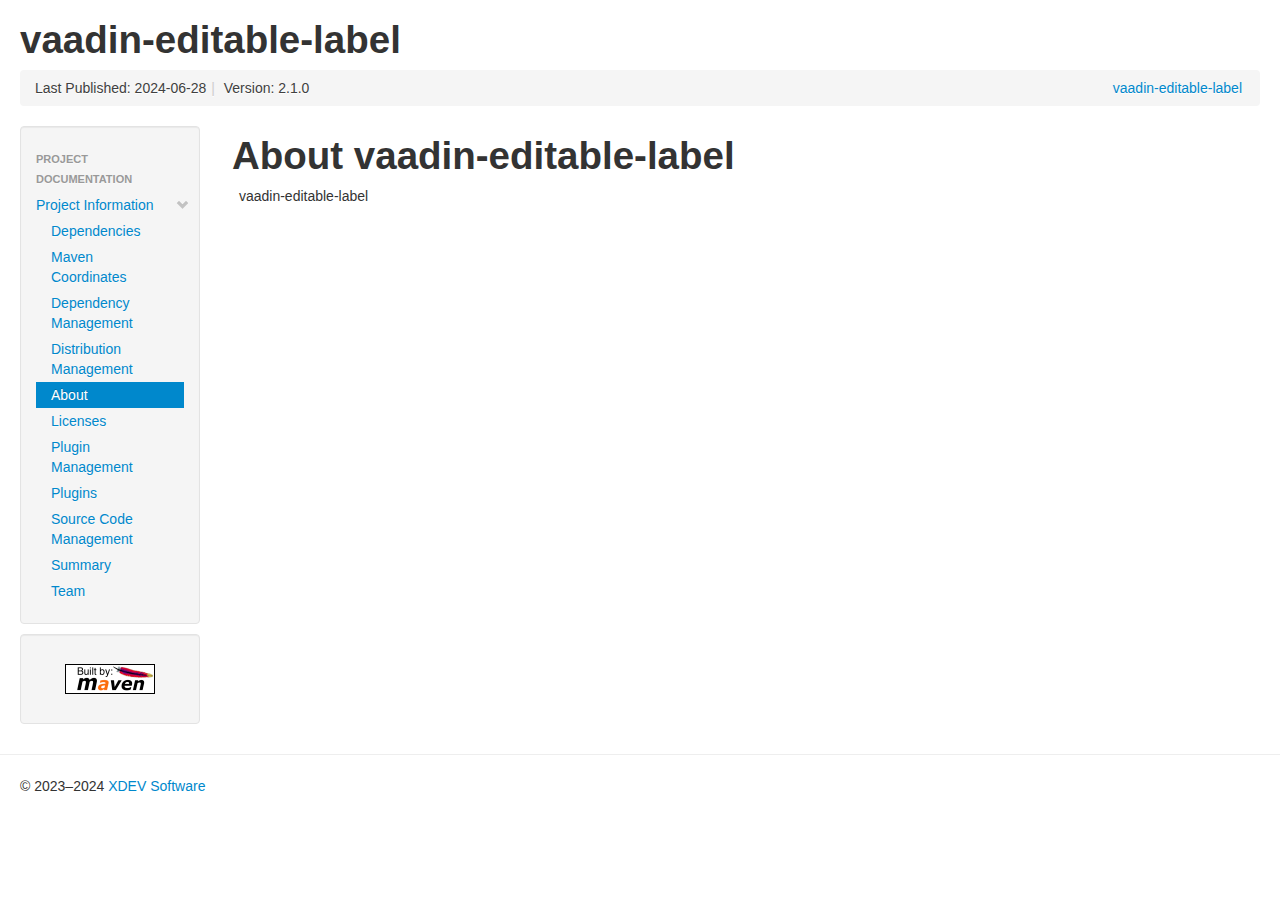
<file: index.html>
<!DOCTYPE html>


<!--
 | Generated by Apache Maven Doxia Site Renderer 2.0.0-M19 from org.apache.maven.plugins:maven-project-info-reports-plugin:3.6.1:index at 2024-06-28
 | Rendered using Apache Maven Fluido Skin 2.0.0-M9
-->
<html xmlns="http://www.w3.org/1999/xhtml" lang="en">
  <head>
    <meta charset="UTF-8" />
    <meta name="viewport" content="width=device-width, initial-scale=1" />
    <meta name="generator" content="Apache Maven Doxia Site Renderer 2.0.0-M19" />
    <title>About – vaadin-editable-label</title>
    <link rel="stylesheet" href="./css/apache-maven-fluido-2.0.0-M9.min.css" />
    <link rel="stylesheet" href="./css/site.css" />
    <link rel="stylesheet" href="./css/print.css" media="print" />
    <script src="./js/apache-maven-fluido-2.0.0-M9.min.js"></script>
  </head>
  <body>
    <div class="container-fluid container-fluid-top">
      <header>
        <div id="banner">
          <div class="pull-left"><div id="bannerLeft"><h1>vaadin-editable-label</h1></div></div>
          <div class="pull-right"></div>
          <div class="clear"><hr/></div>
        </div>

        <div id="breadcrumbs">
          <ul class="breadcrumb">
        <li id="publishDate">Last Published: 2024-06-28<span class="divider">|</span>
</li>
          <li id="projectVersion">Version: 2.1.0</li>
        <li class="pull-right"><a href="./">vaadin-editable-label</a></li>
          </ul>
        </div>
      </header>
      <div class="row-fluid">
        <header id="leftColumn" class="span2">
          <nav class="well sidebar-nav">
  <ul class="nav nav-list">
   <li class="nav-header">Project Documentation</li>
    <li><a href="project-info.html"><span class="icon-chevron-down"></span>Project Information</a>
     <ul class="nav nav-list">
      <li><a href="dependencies.html">Dependencies</a></li>
      <li><a href="dependency-info.html">Maven Coordinates</a></li>
      <li><a href="dependency-management.html">Dependency Management</a></li>
      <li><a href="distribution-management.html">Distribution Management</a></li>
      <li class="active"><a>About</a></li>
      <li><a href="licenses.html">Licenses</a></li>
      <li><a href="plugin-management.html">Plugin Management</a></li>
      <li><a href="plugins.html">Plugins</a></li>
      <li><a href="scm.html">Source Code Management</a></li>
      <li><a href="summary.html">Summary</a></li>
      <li><a href="team.html">Team</a></li>
     </ul></li>
  </ul>
          </nav>
          <div class="well sidebar-nav">
            <div id="poweredBy">
              <div class="clear"></div>
              <div class="clear"></div>
<a href="https://maven.apache.org/" class="builtBy" target="_blank"><img class="builtBy" alt="Built by Maven" src="./images/logos/maven-feather.png" /></a>
            </div>
          </div>
        </header>
        <main id="bodyColumn" class="span10">
<section>
<h1>About vaadin-editable-label</h1><a id="About_vaadin-editable-label"></a>
<p>vaadin-editable-label</p></section>
        </main>
      </div>
    </div>
    <hr/>
    <footer>
      <div class="container-fluid">
        <div class="row-fluid">
            <p>©      2023–2024
<a href="https://xdev.software">XDEV Software</a>
</p>
        </div>
      </div>
    </footer>
<script>
  if(anchors) {
    anchors.add();
  }
</script>
  </body>
</html>
</file>
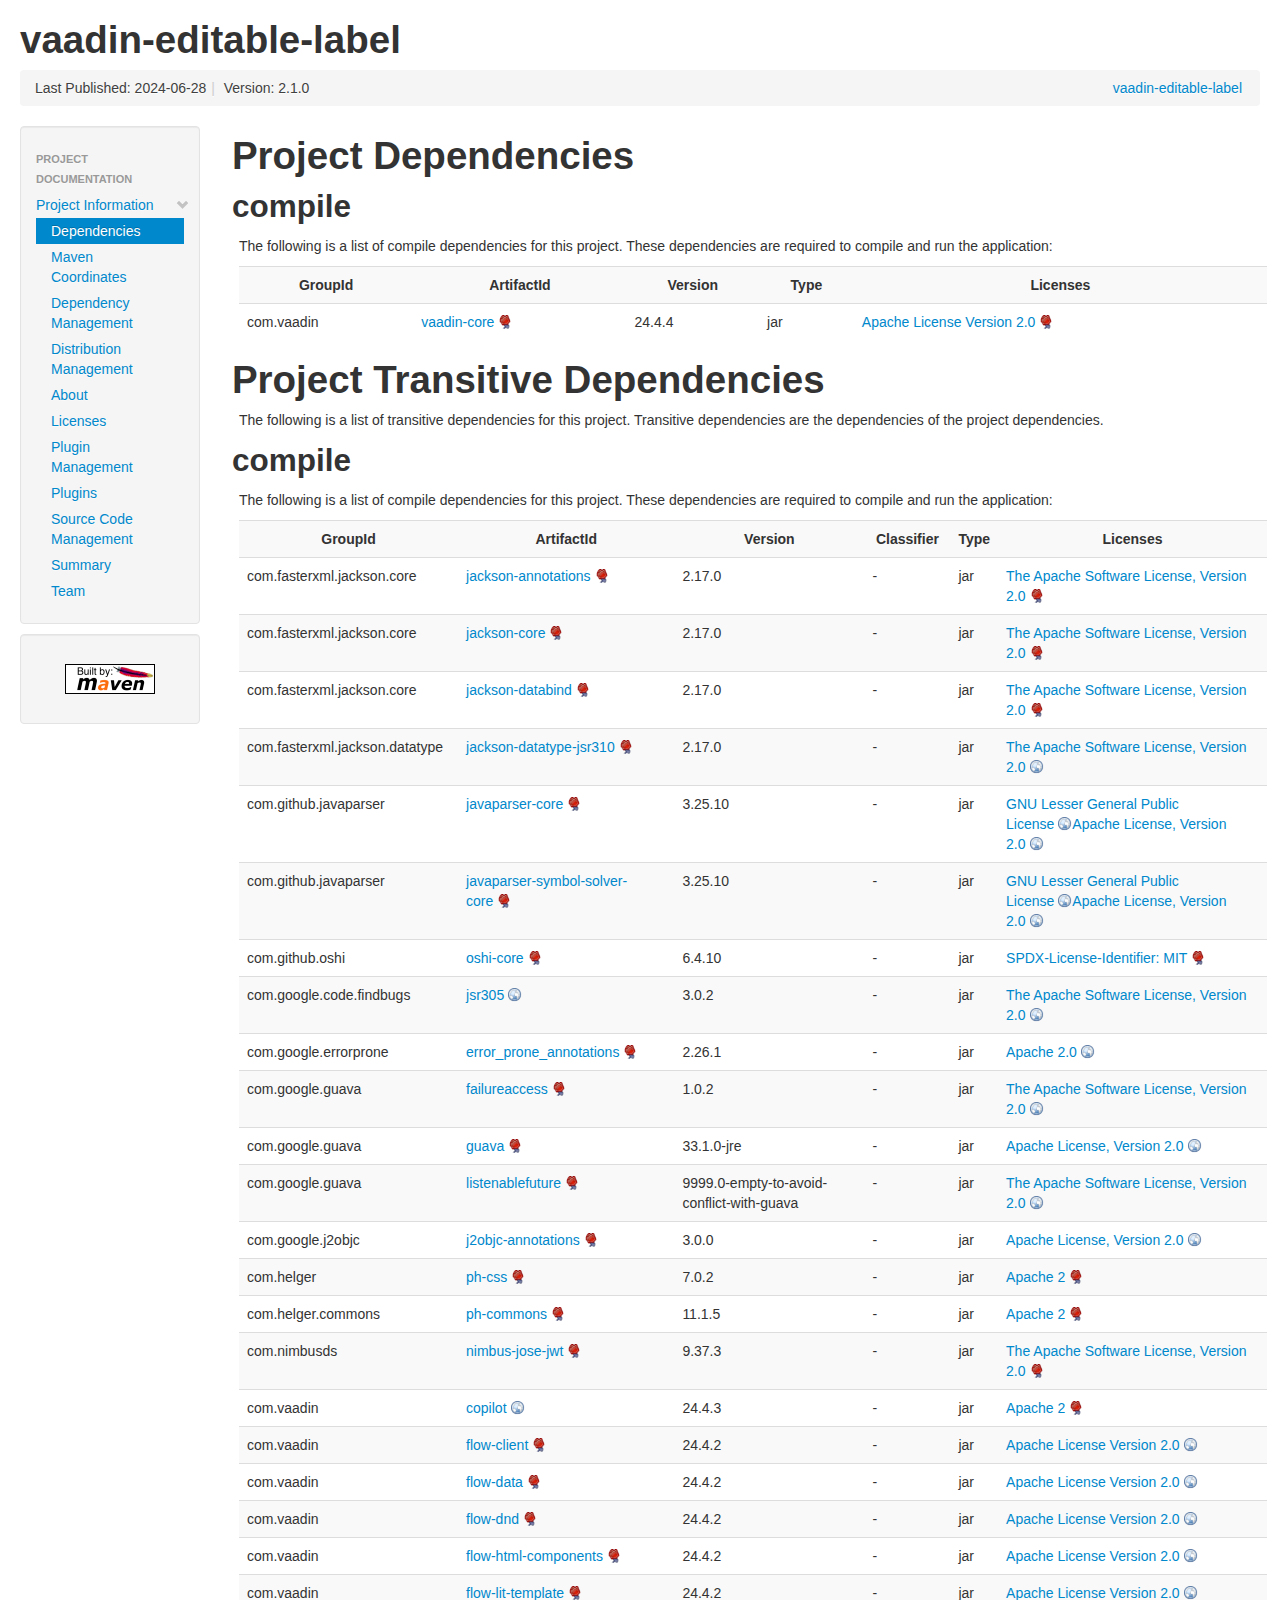
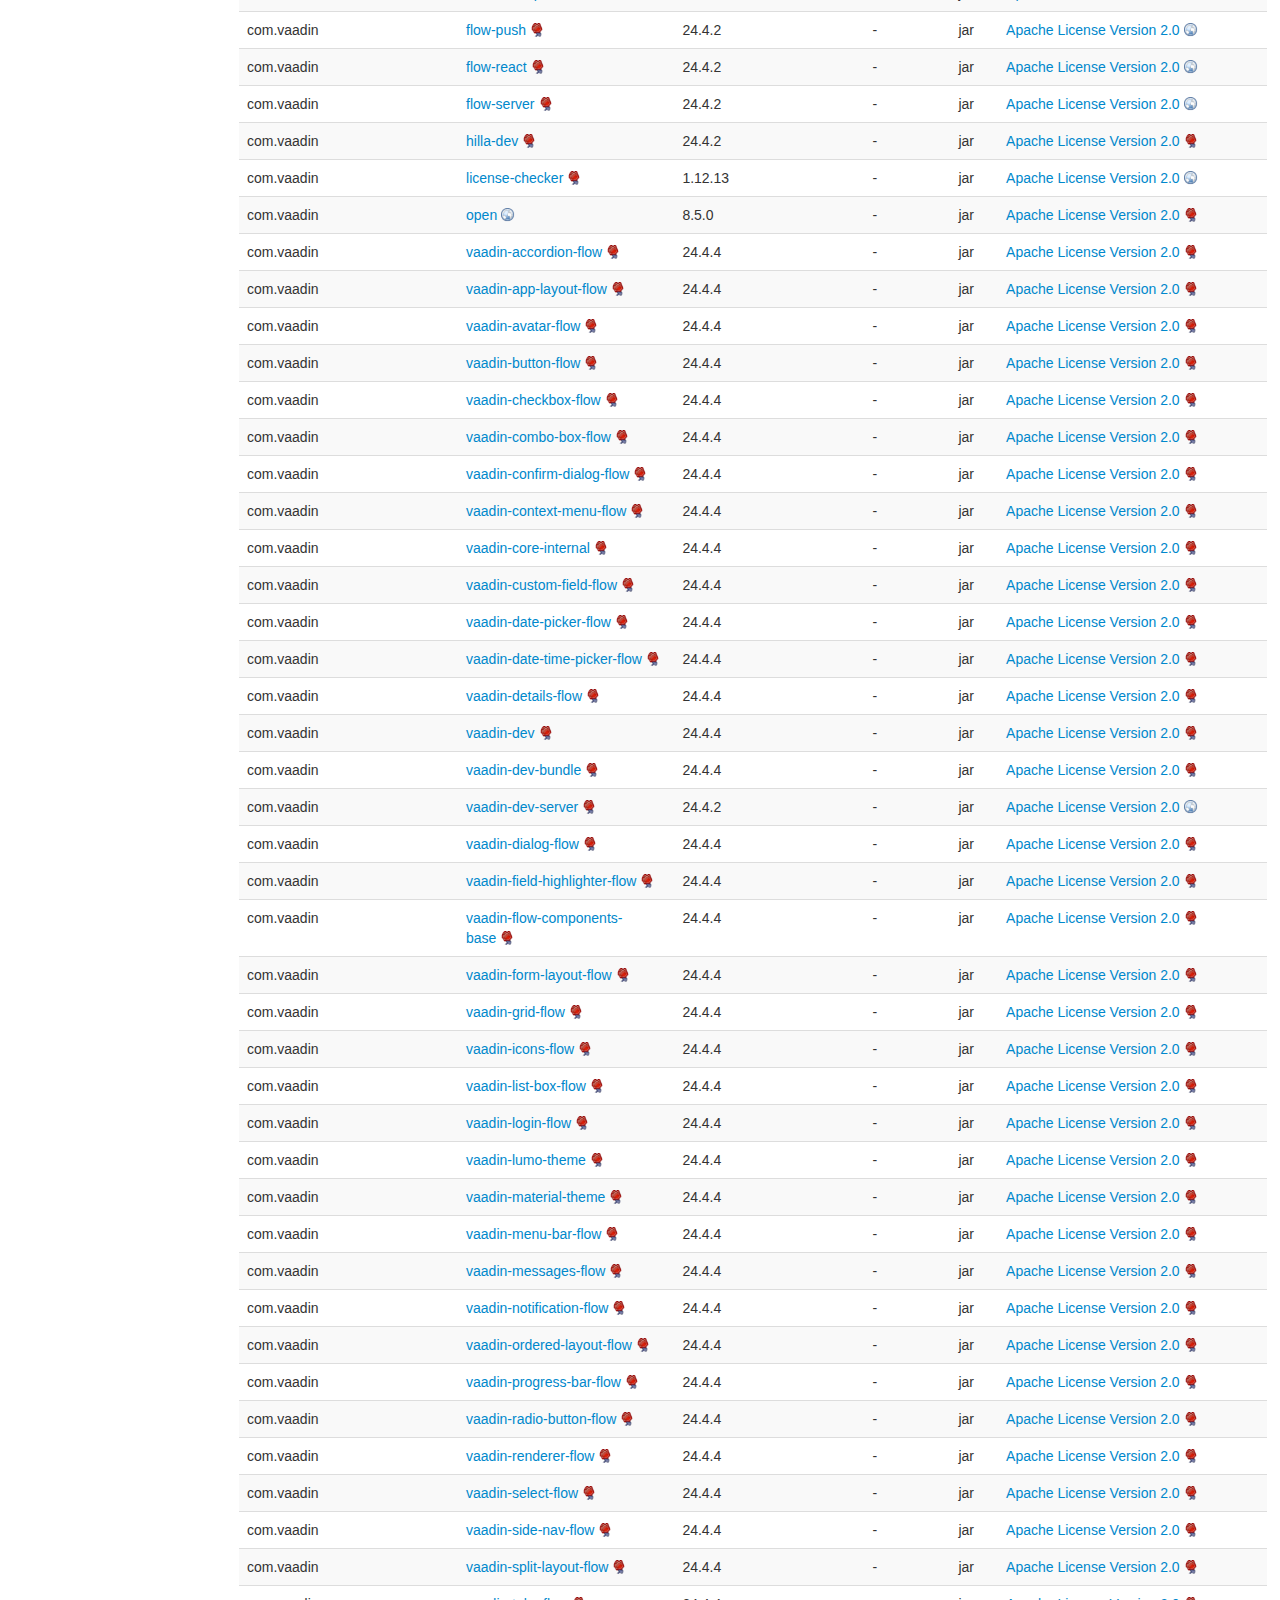
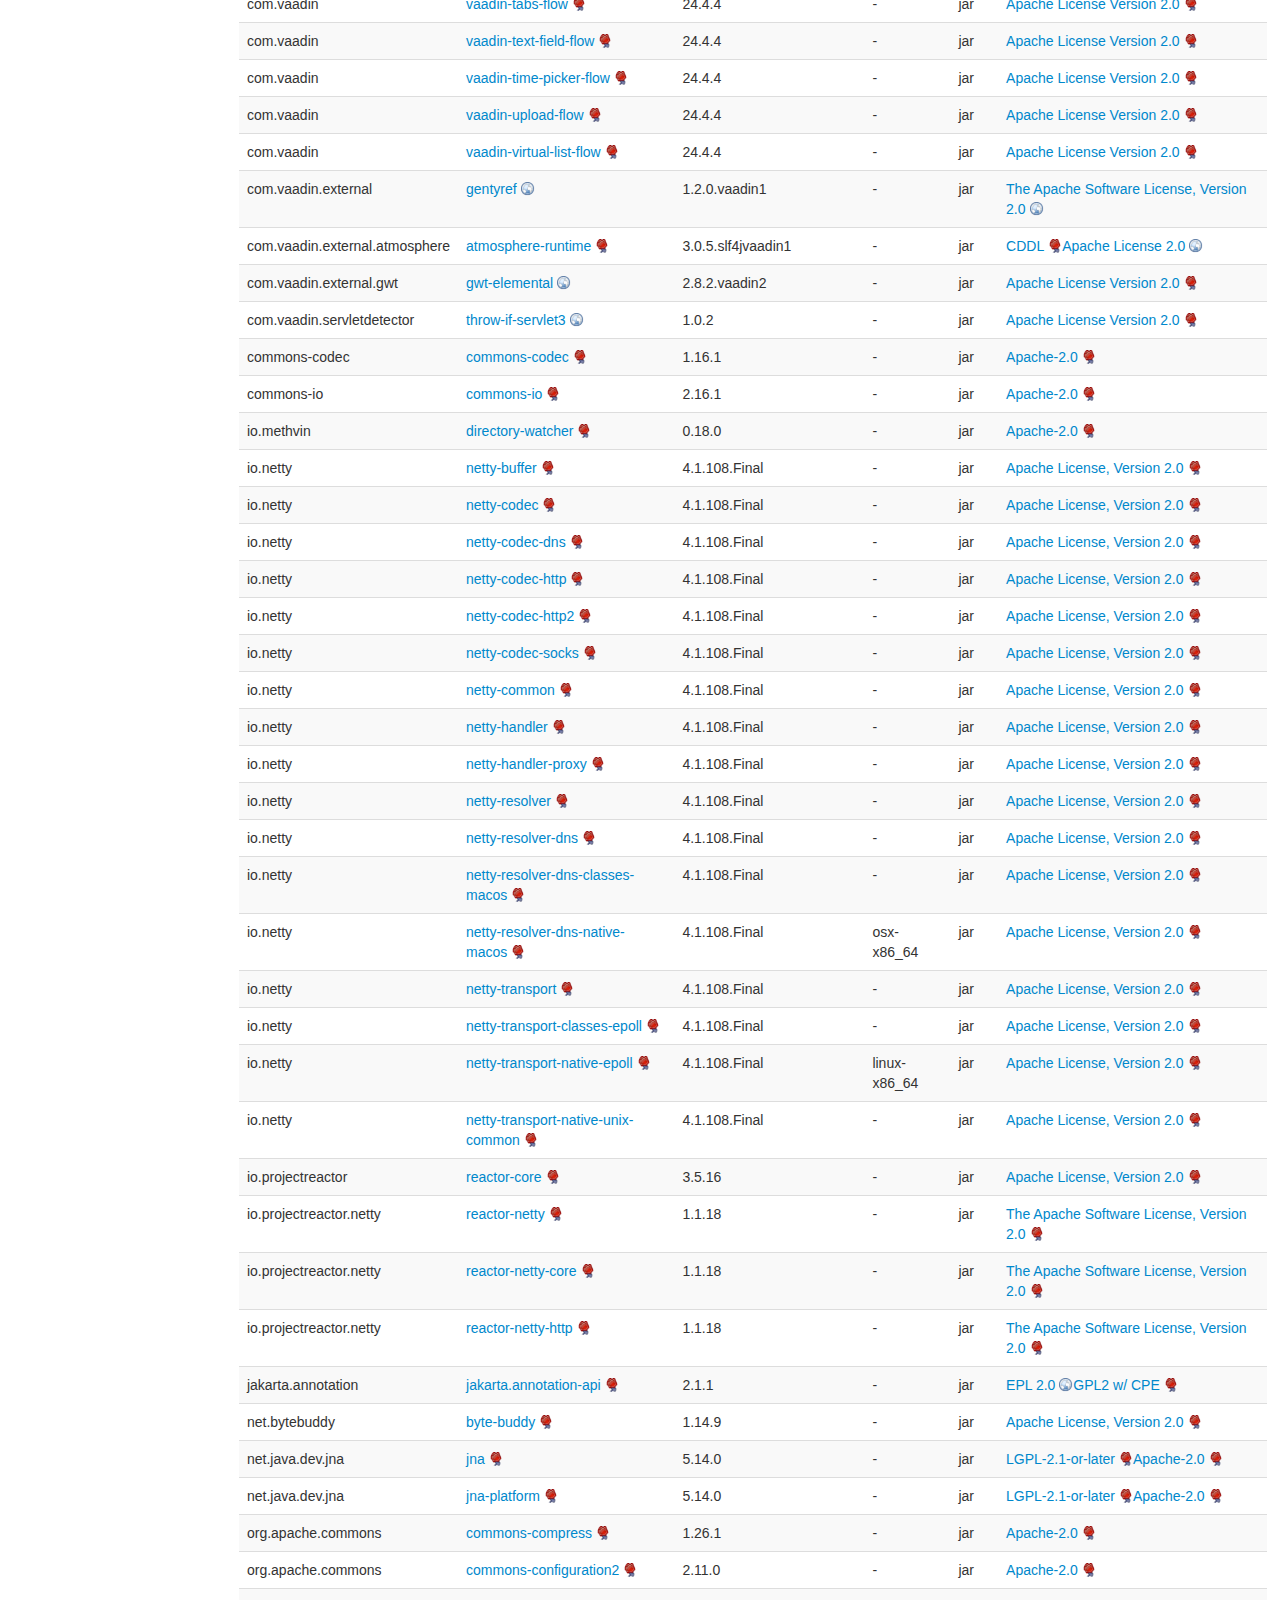
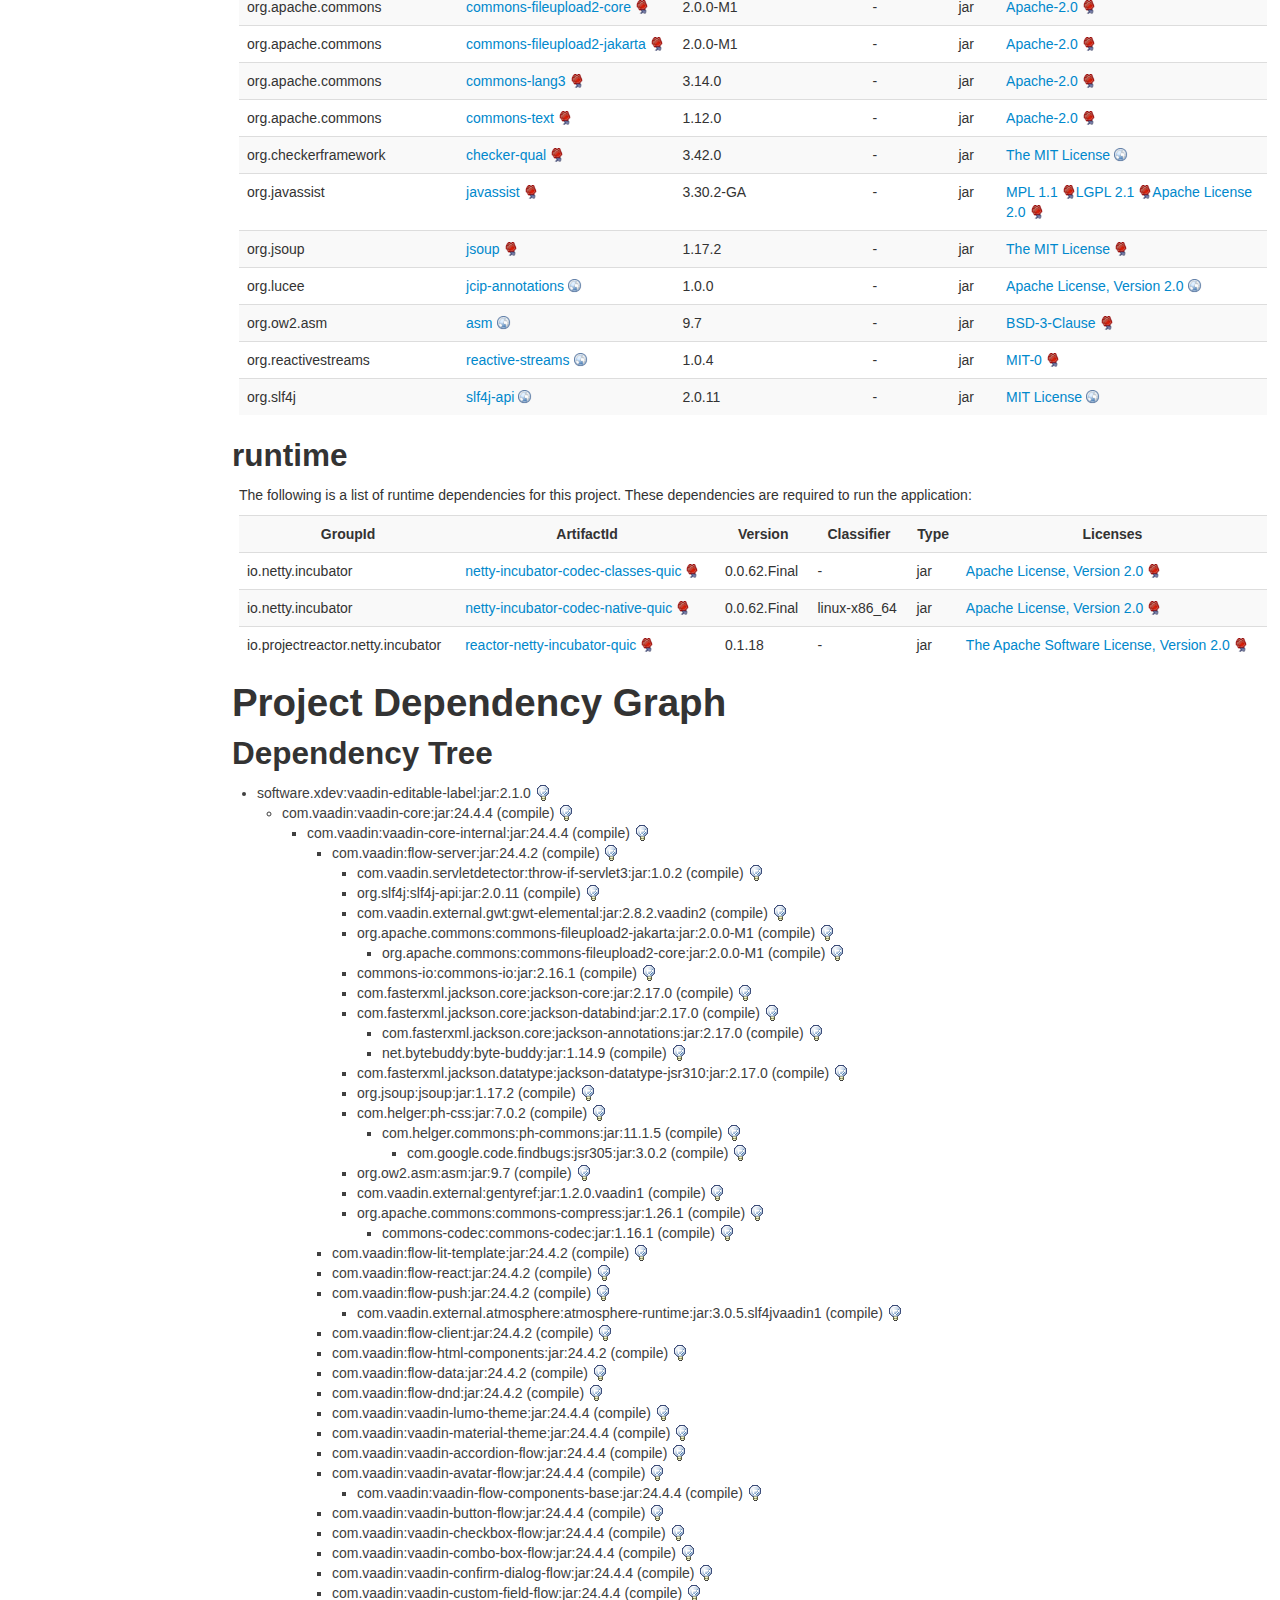
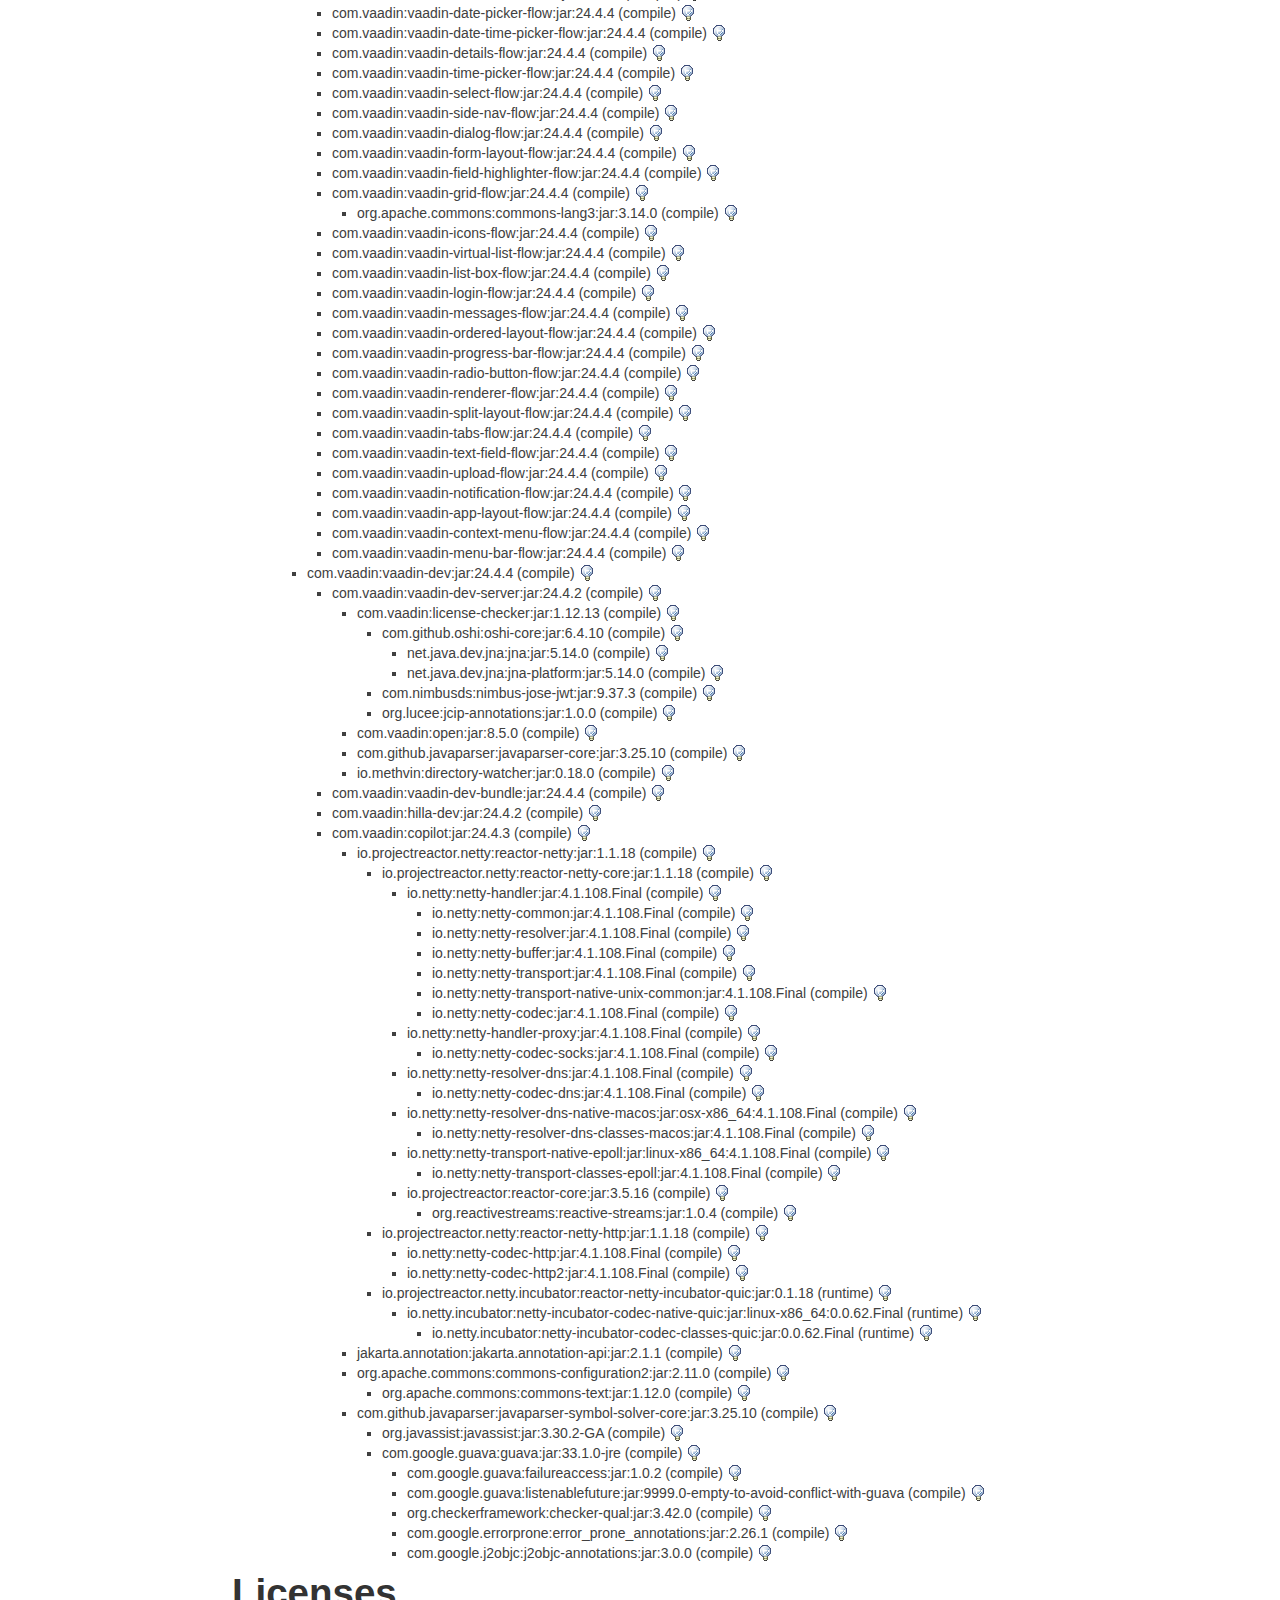
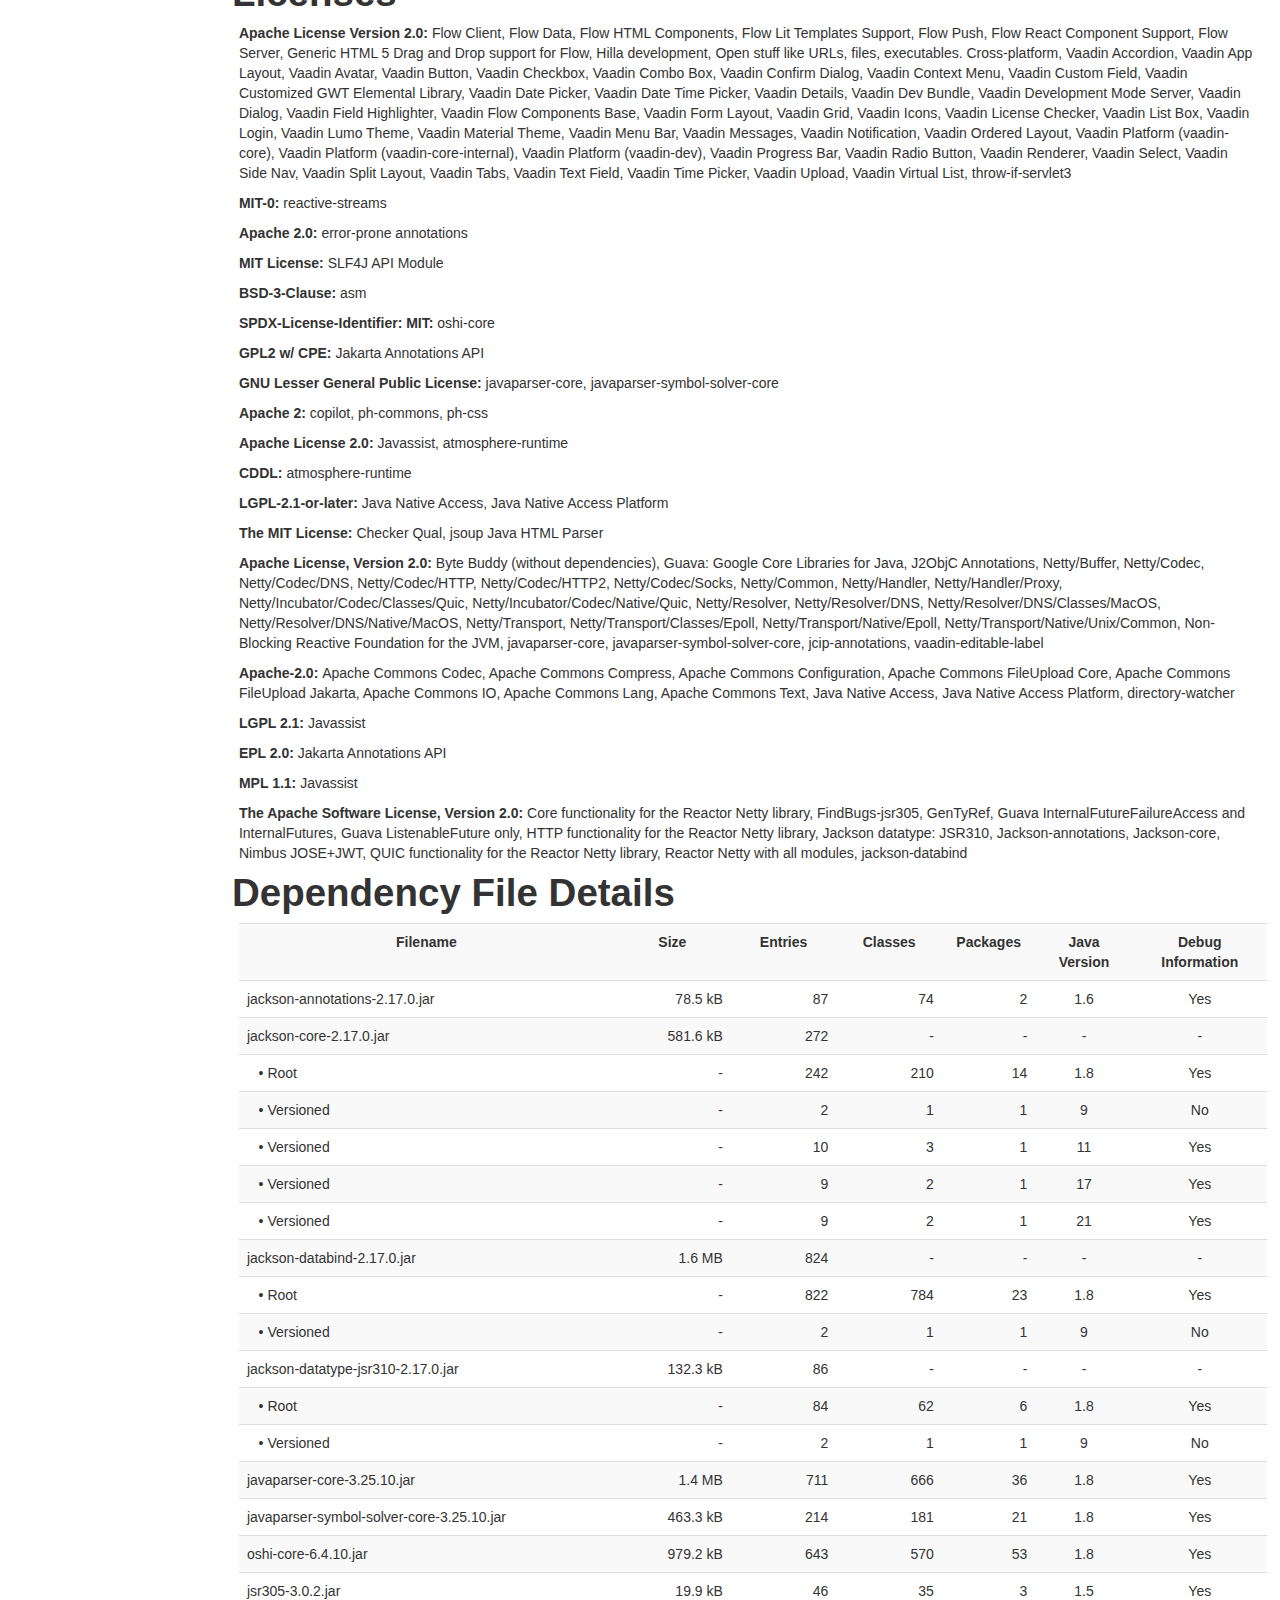
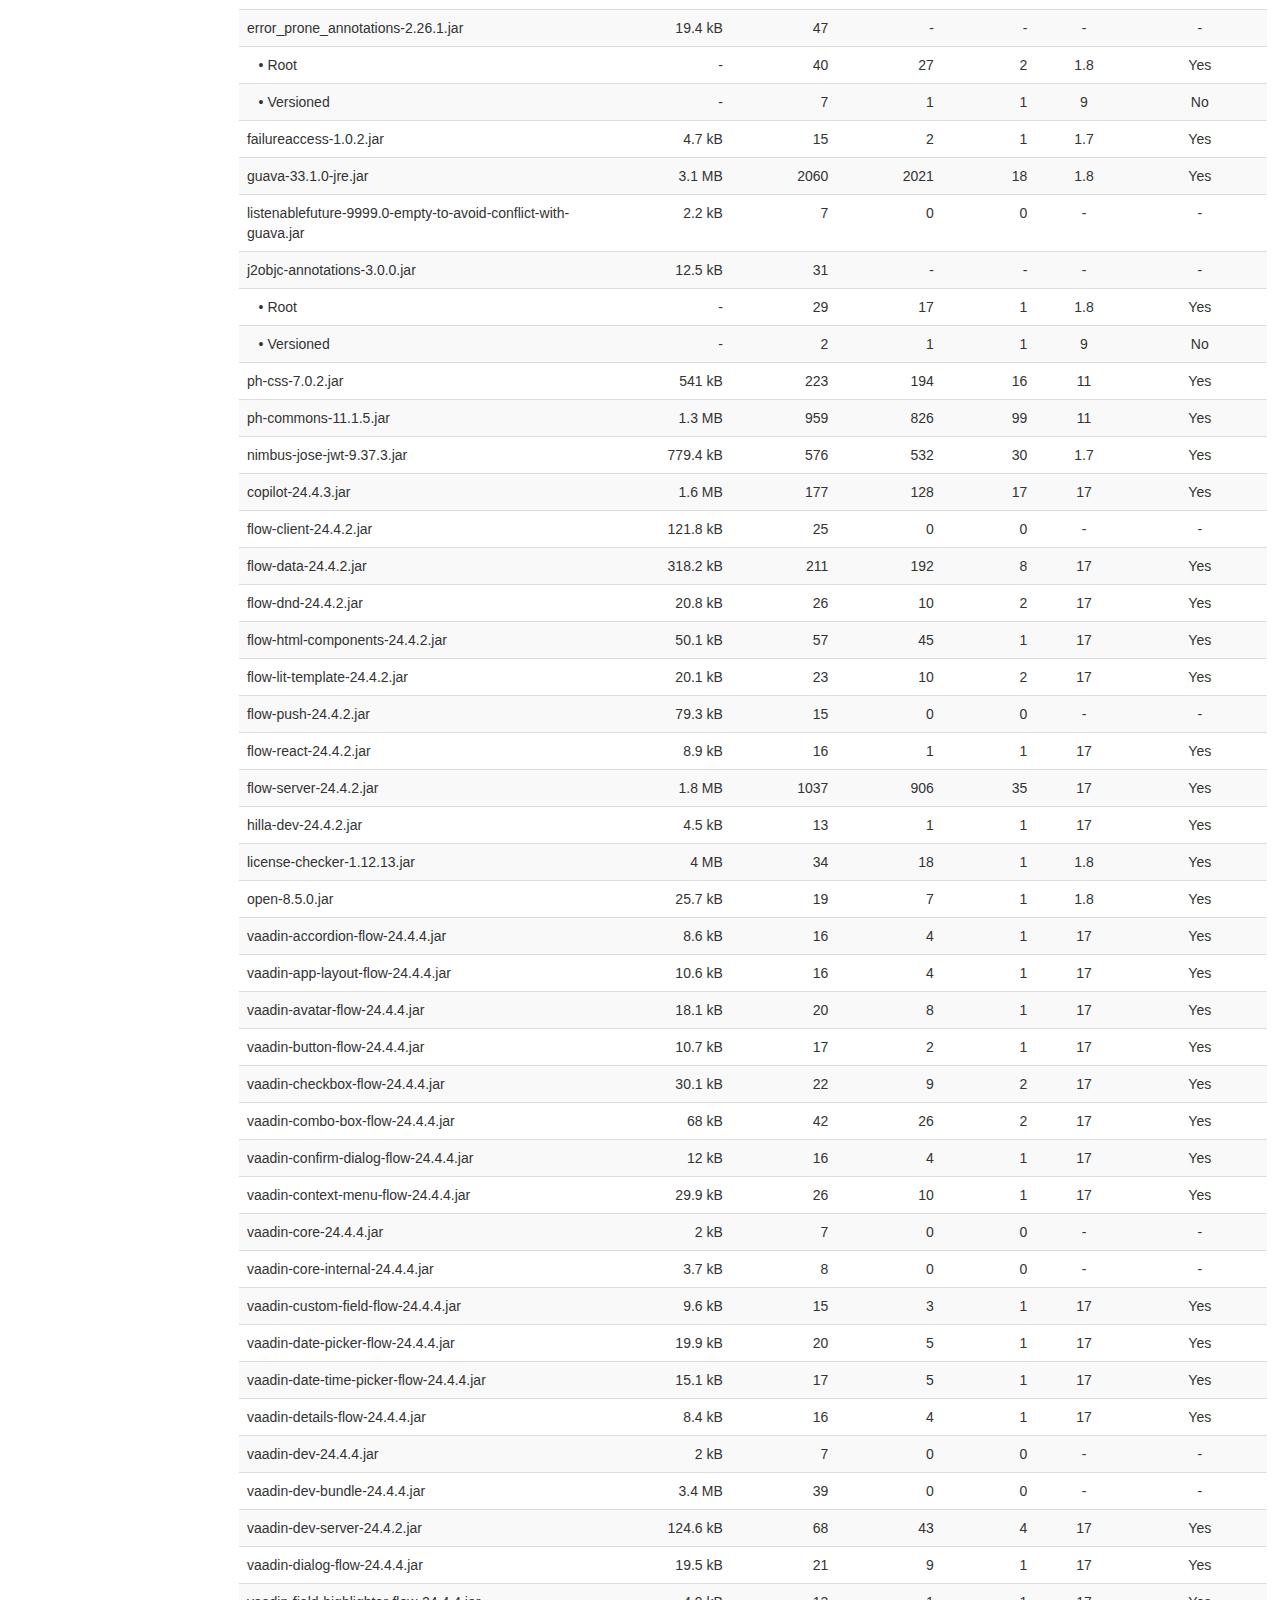
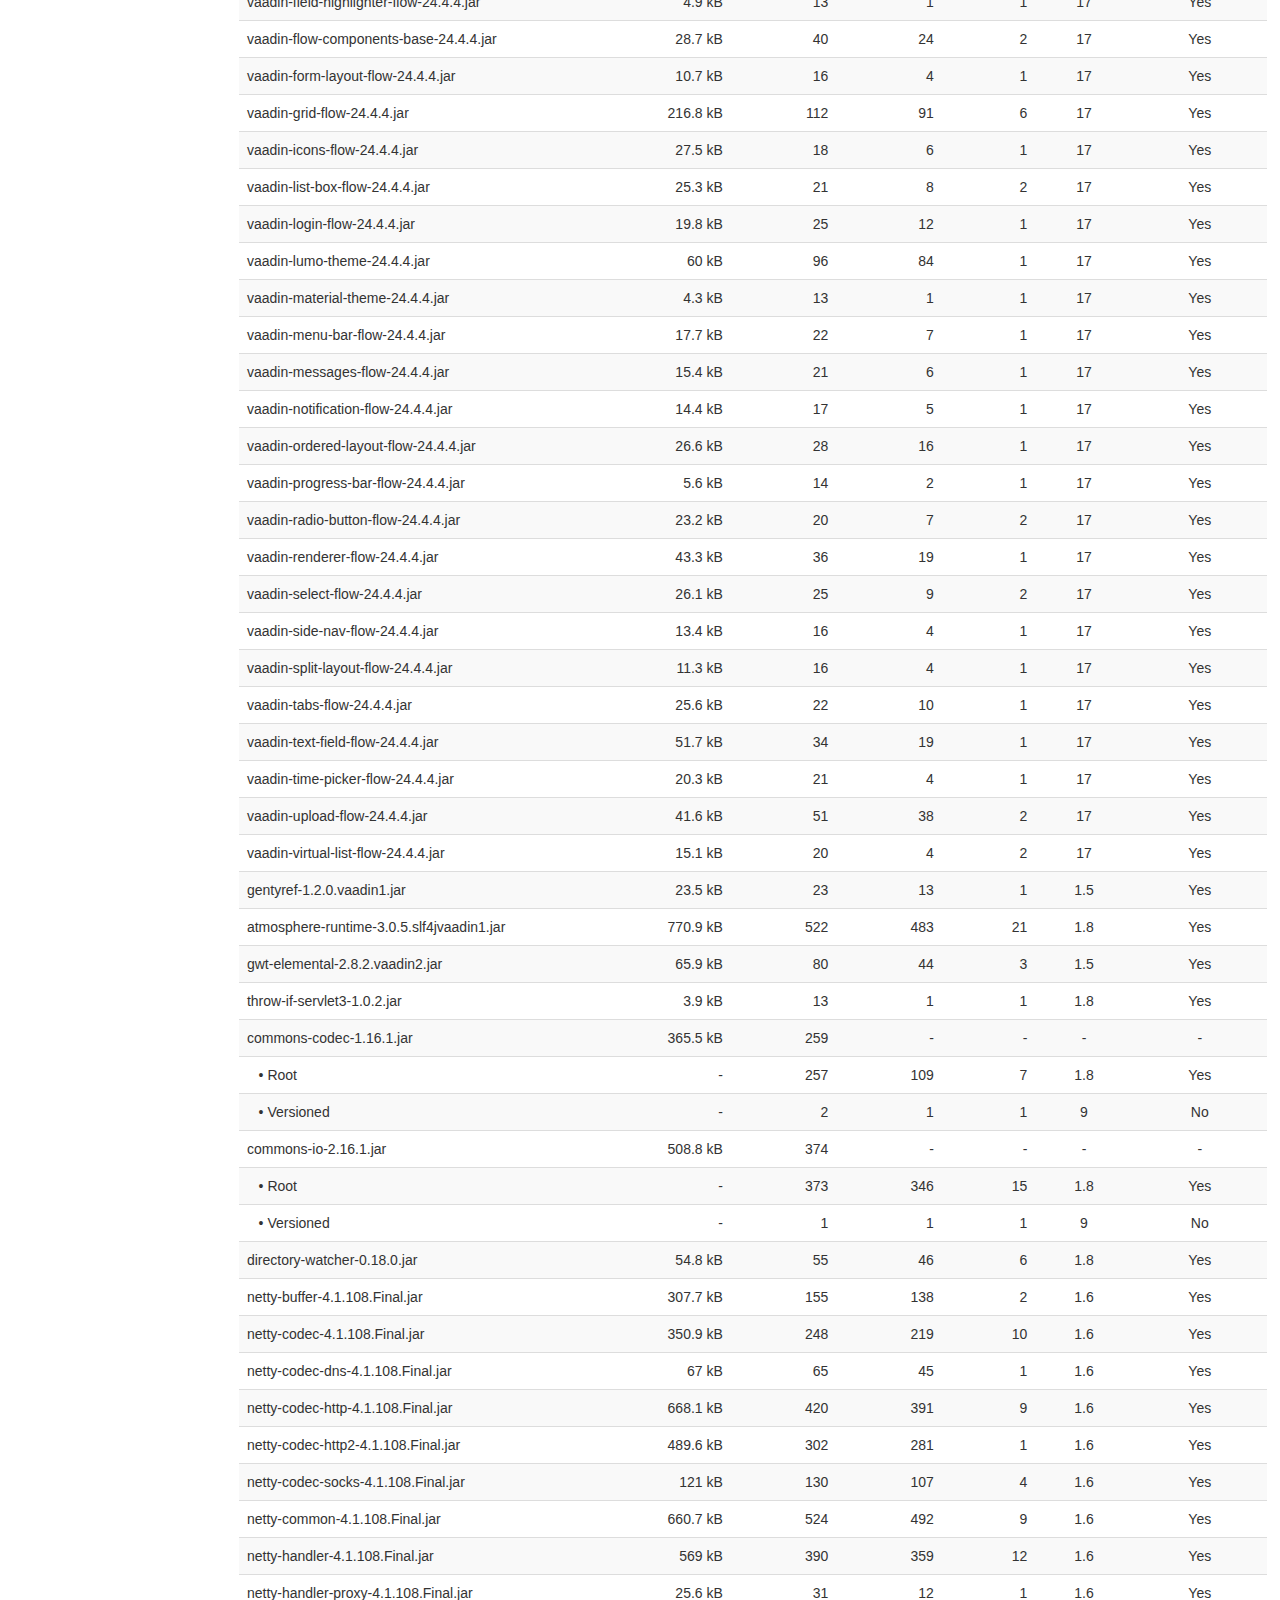
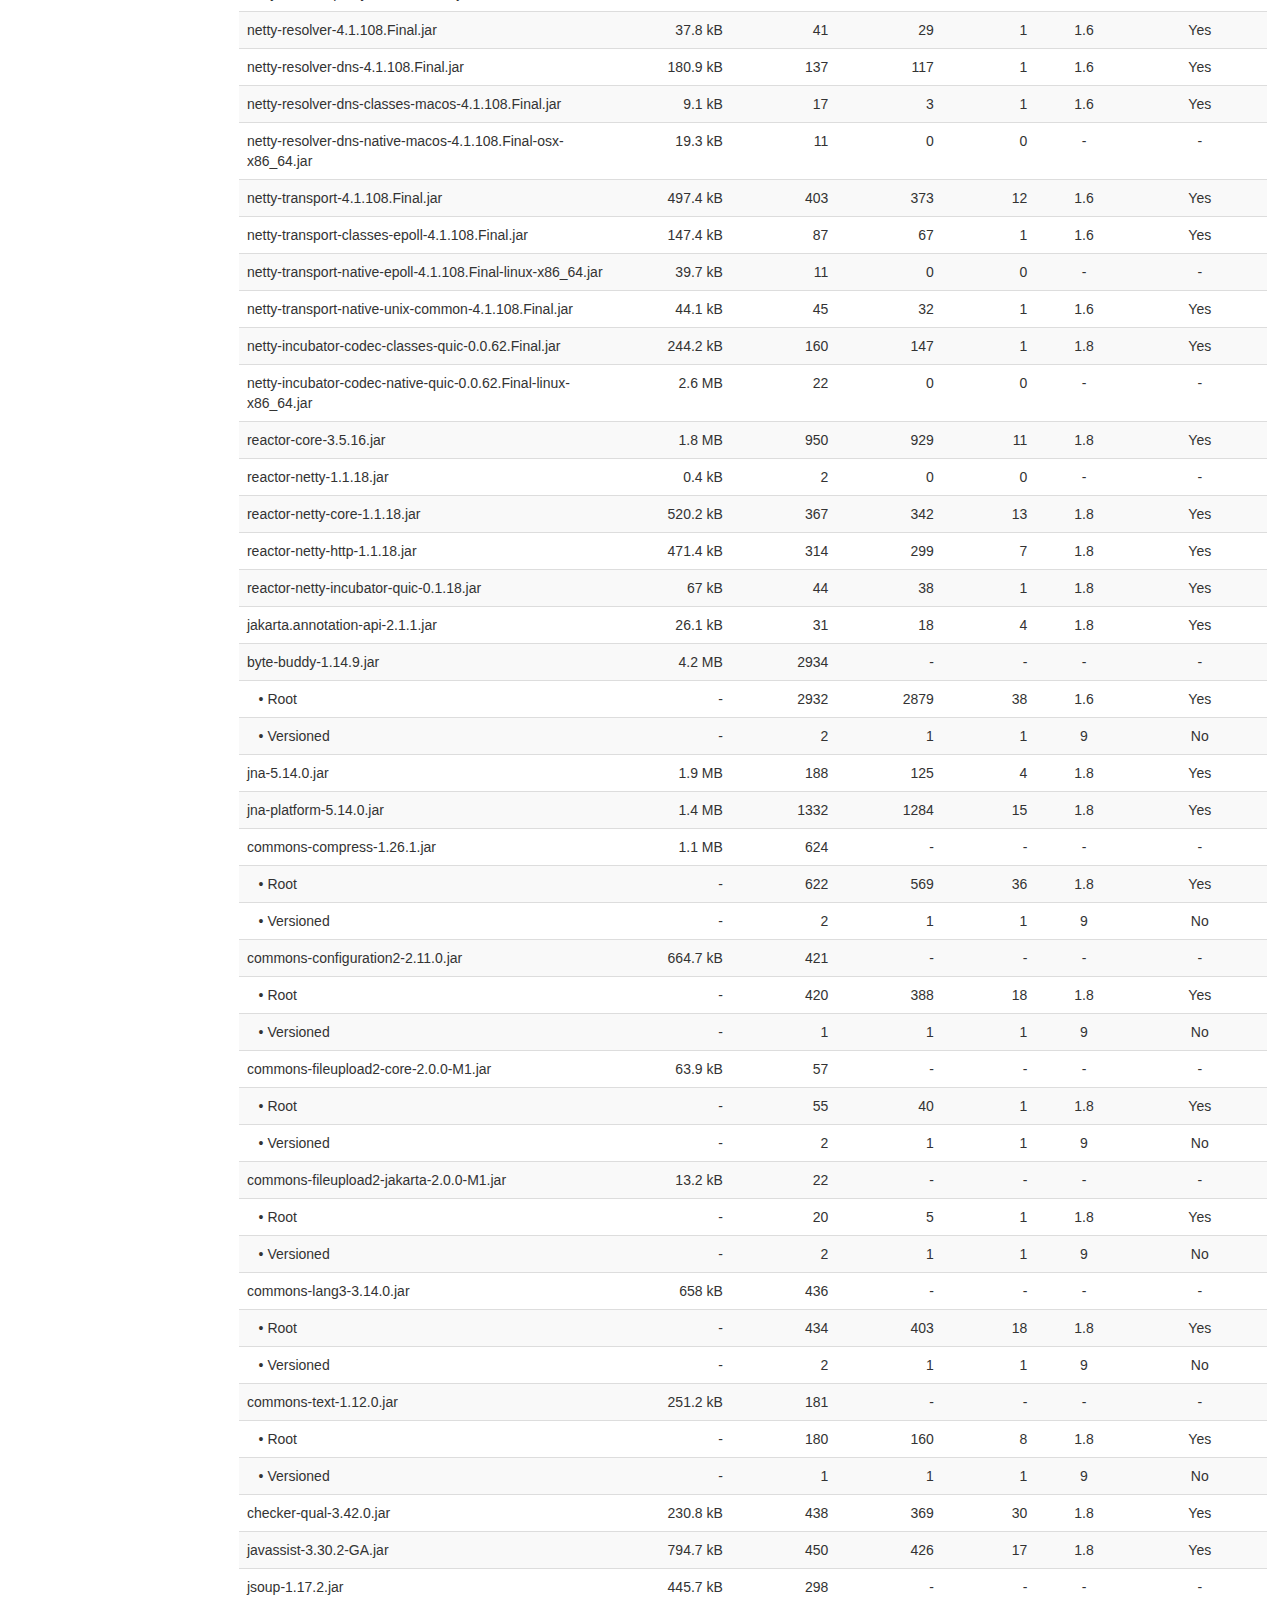
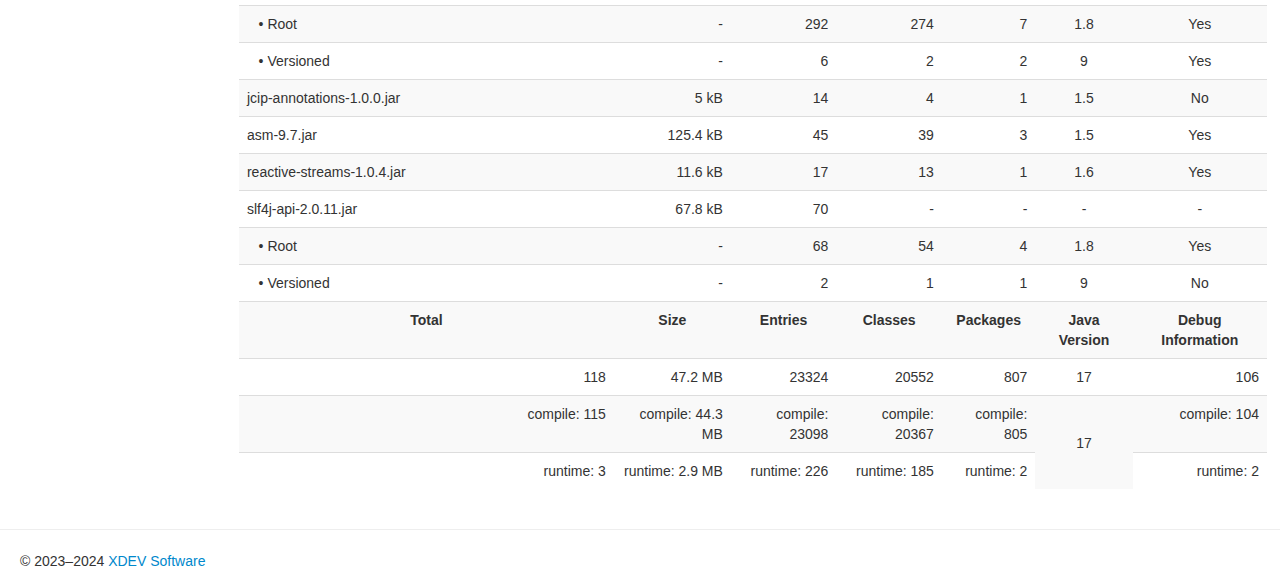
<file: dependencies.html>
<!DOCTYPE html>


<!--
 | Generated by Apache Maven Doxia Site Renderer 2.0.0-M19 from org.apache.maven.plugins:maven-project-info-reports-plugin:3.6.1:dependencies at 2024-06-28
 | Rendered using Apache Maven Fluido Skin 2.0.0-M9
-->
<html xmlns="http://www.w3.org/1999/xhtml" lang="en">
  <head>
    <meta charset="UTF-8" />
    <meta name="viewport" content="width=device-width, initial-scale=1" />
    <meta name="generator" content="Apache Maven Doxia Site Renderer 2.0.0-M19" />
    <title>Project Dependencies – vaadin-editable-label</title>
    <link rel="stylesheet" href="./css/apache-maven-fluido-2.0.0-M9.min.css" />
    <link rel="stylesheet" href="./css/site.css" />
    <link rel="stylesheet" href="./css/print.css" media="print" />
    <script src="./js/apache-maven-fluido-2.0.0-M9.min.js"></script>
  </head>
  <body>
    <div class="container-fluid container-fluid-top">
      <header>
        <div id="banner">
          <div class="pull-left"><div id="bannerLeft"><h1>vaadin-editable-label</h1></div></div>
          <div class="pull-right"></div>
          <div class="clear"><hr/></div>
        </div>

        <div id="breadcrumbs">
          <ul class="breadcrumb">
        <li id="publishDate">Last Published: 2024-06-28<span class="divider">|</span>
</li>
          <li id="projectVersion">Version: 2.1.0</li>
        <li class="pull-right"><a href="./">vaadin-editable-label</a></li>
          </ul>
        </div>
      </header>
      <div class="row-fluid">
        <header id="leftColumn" class="span2">
          <nav class="well sidebar-nav">
  <ul class="nav nav-list">
   <li class="nav-header">Project Documentation</li>
    <li><a href="project-info.html"><span class="icon-chevron-down"></span>Project Information</a>
     <ul class="nav nav-list">
      <li class="active"><a>Dependencies</a></li>
      <li><a href="dependency-info.html">Maven Coordinates</a></li>
      <li><a href="dependency-management.html">Dependency Management</a></li>
      <li><a href="distribution-management.html">Distribution Management</a></li>
      <li><a href="index.html">About</a></li>
      <li><a href="licenses.html">Licenses</a></li>
      <li><a href="plugin-management.html">Plugin Management</a></li>
      <li><a href="plugins.html">Plugins</a></li>
      <li><a href="scm.html">Source Code Management</a></li>
      <li><a href="summary.html">Summary</a></li>
      <li><a href="team.html">Team</a></li>
     </ul></li>
  </ul>
          </nav>
          <div class="well sidebar-nav">
            <div id="poweredBy">
              <div class="clear"></div>
              <div class="clear"></div>
<a href="https://maven.apache.org/" class="builtBy" target="_blank"><img class="builtBy" alt="Built by Maven" src="./images/logos/maven-feather.png" /></a>
            </div>
          </div>
        </header>
        <main id="bodyColumn" class="span10">
<a id="Project_Dependencies"></a><section>
<h1>Project Dependencies</h1><a id="Project_Dependencies_compile"></a><section>
<h2>compile</h2>
<p>The following is a list of compile dependencies for this project. These dependencies are required to compile and run the application:</p>
<table class="table table-striped">
<tr class="a">
<th>GroupId</th>
<th>ArtifactId</th>
<th>Version</th>
<th>Type</th>
<th>Licenses</th></tr>
<tr class="b">
<td style="text-align: left;">com.vaadin</td>
<td><a class="externalLink" href="https://vaadin.com">vaadin-core</a></td>
<td>24.4.4</td>
<td>jar</td>
<td><a class="externalLink" href="https://www.apache.org/licenses/LICENSE-2.0">Apache License Version 2.0</a></td></tr></table></section></section><a id="Project_Transitive_Dependencies"></a><section>
<h1>Project Transitive Dependencies</h1>
<p>The following is a list of transitive dependencies for this project. Transitive dependencies are the dependencies of the project dependencies.</p><a id="Project_Transitive_Dependencies_compile"></a><section>
<h2>compile</h2>
<p>The following is a list of compile dependencies for this project. These dependencies are required to compile and run the application:</p>
<table class="table table-striped">
<tr class="a">
<th>GroupId</th>
<th>ArtifactId</th>
<th>Version</th>
<th>Classifier</th>
<th>Type</th>
<th>Licenses</th></tr>
<tr class="b">
<td style="text-align: left;">com.fasterxml.jackson.core</td>
<td><a class="externalLink" href="https://github.com/FasterXML/jackson">jackson-annotations</a></td>
<td>2.17.0</td>
<td>-</td>
<td>jar</td>
<td><a class="externalLink" href="https://www.apache.org/licenses/LICENSE-2.0.txt">The Apache Software License, Version 2.0</a></td></tr>
<tr class="a">
<td style="text-align: left;">com.fasterxml.jackson.core</td>
<td><a class="externalLink" href="https://github.com/FasterXML/jackson-core">jackson-core</a></td>
<td>2.17.0</td>
<td>-</td>
<td>jar</td>
<td><a class="externalLink" href="https://www.apache.org/licenses/LICENSE-2.0.txt">The Apache Software License, Version 2.0</a></td></tr>
<tr class="b">
<td style="text-align: left;">com.fasterxml.jackson.core</td>
<td><a class="externalLink" href="https://github.com/FasterXML/jackson">jackson-databind</a></td>
<td>2.17.0</td>
<td>-</td>
<td>jar</td>
<td><a class="externalLink" href="https://www.apache.org/licenses/LICENSE-2.0.txt">The Apache Software License, Version 2.0</a></td></tr>
<tr class="a">
<td style="text-align: left;">com.fasterxml.jackson.datatype</td>
<td><a class="externalLink" href="https://github.com/FasterXML/jackson-modules-java8/jackson-datatype-jsr310">jackson-datatype-jsr310</a></td>
<td>2.17.0</td>
<td>-</td>
<td>jar</td>
<td><a class="externalLink" href="http://www.apache.org/licenses/LICENSE-2.0.txt">The Apache Software License, Version 2.0</a></td></tr>
<tr class="b">
<td style="text-align: left;">com.github.javaparser</td>
<td><a class="externalLink" href="https://github.com/javaparser/javaparser-core">javaparser-core</a></td>
<td>3.25.10</td>
<td>-</td>
<td>jar</td>
<td><a class="externalLink" href="http://www.gnu.org/licenses/lgpl-3.0.html">GNU Lesser General Public License</a><a class="externalLink" href="http://www.apache.org/licenses/LICENSE-2.0.txt">Apache License, Version 2.0</a></td></tr>
<tr class="a">
<td style="text-align: left;">com.github.javaparser</td>
<td><a class="externalLink" href="https://github.com/javaparser/javaparser-symbol-solver-core">javaparser-symbol-solver-core</a></td>
<td>3.25.10</td>
<td>-</td>
<td>jar</td>
<td><a class="externalLink" href="http://www.gnu.org/licenses/lgpl-3.0.html">GNU Lesser General Public License</a><a class="externalLink" href="http://www.apache.org/licenses/LICENSE-2.0.txt">Apache License, Version 2.0</a></td></tr>
<tr class="b">
<td style="text-align: left;">com.github.oshi</td>
<td><a class="externalLink" href="https://github.com/oshi/oshi/oshi-core">oshi-core</a></td>
<td>6.4.10</td>
<td>-</td>
<td>jar</td>
<td><a class="externalLink" href="https://opensource.org/licenses/MIT">SPDX-License-Identifier: MIT</a></td></tr>
<tr class="a">
<td style="text-align: left;">com.google.code.findbugs</td>
<td><a class="externalLink" href="http://findbugs.sourceforge.net/">jsr305</a></td>
<td>3.0.2</td>
<td>-</td>
<td>jar</td>
<td><a class="externalLink" href="http://www.apache.org/licenses/LICENSE-2.0.txt">The Apache Software License, Version 2.0</a></td></tr>
<tr class="b">
<td style="text-align: left;">com.google.errorprone</td>
<td><a class="externalLink" href="https://errorprone.info/error_prone_annotations">error_prone_annotations</a></td>
<td>2.26.1</td>
<td>-</td>
<td>jar</td>
<td><a class="externalLink" href="http://www.apache.org/licenses/LICENSE-2.0.txt">Apache 2.0</a></td></tr>
<tr class="a">
<td style="text-align: left;">com.google.guava</td>
<td><a class="externalLink" href="https://github.com/google/guava/failureaccess">failureaccess</a></td>
<td>1.0.2</td>
<td>-</td>
<td>jar</td>
<td><a class="externalLink" href="http://www.apache.org/licenses/LICENSE-2.0.txt">The Apache Software License, Version 2.0</a></td></tr>
<tr class="b">
<td style="text-align: left;">com.google.guava</td>
<td><a class="externalLink" href="https://github.com/google/guava">guava</a></td>
<td>33.1.0-jre</td>
<td>-</td>
<td>jar</td>
<td><a class="externalLink" href="http://www.apache.org/licenses/LICENSE-2.0.txt">Apache License, Version 2.0</a></td></tr>
<tr class="a">
<td style="text-align: left;">com.google.guava</td>
<td><a class="externalLink" href="https://github.com/google/guava/listenablefuture">listenablefuture</a></td>
<td>9999.0-empty-to-avoid-conflict-with-guava</td>
<td>-</td>
<td>jar</td>
<td><a class="externalLink" href="http://www.apache.org/licenses/LICENSE-2.0.txt">The Apache Software License, Version 2.0</a></td></tr>
<tr class="b">
<td style="text-align: left;">com.google.j2objc</td>
<td><a class="externalLink" href="https://github.com/google/j2objc/">j2objc-annotations</a></td>
<td>3.0.0</td>
<td>-</td>
<td>jar</td>
<td><a class="externalLink" href="http://www.apache.org/licenses/LICENSE-2.0.txt">Apache License, Version 2.0</a></td></tr>
<tr class="a">
<td style="text-align: left;">com.helger</td>
<td><a class="externalLink" href="https://github.com/phax/ph-css/ph-css">ph-css</a></td>
<td>7.0.2</td>
<td>-</td>
<td>jar</td>
<td><a class="externalLink" href="https://www.apache.org/licenses/LICENSE-2.0">Apache 2</a></td></tr>
<tr class="b">
<td style="text-align: left;">com.helger.commons</td>
<td><a class="externalLink" href="https://github.com/phax/ph-commons/ph-commons">ph-commons</a></td>
<td>11.1.5</td>
<td>-</td>
<td>jar</td>
<td><a class="externalLink" href="https://www.apache.org/licenses/LICENSE-2.0">Apache 2</a></td></tr>
<tr class="a">
<td style="text-align: left;">com.nimbusds</td>
<td><a class="externalLink" href="https://bitbucket.org/connect2id/nimbus-jose-jwt">nimbus-jose-jwt</a></td>
<td>9.37.3</td>
<td>-</td>
<td>jar</td>
<td><a class="externalLink" href="https://www.apache.org/licenses/LICENSE-2.0.txt">The Apache Software License, Version 2.0</a></td></tr>
<tr class="b">
<td style="text-align: left;">com.vaadin</td>
<td><a class="externalLink" href="http://vaadin.com/copilot-project/copilot">copilot</a></td>
<td>24.4.3</td>
<td>-</td>
<td>jar</td>
<td><a class="externalLink" href="https://www.apache.org/licenses/LICENSE-2.0.txt">Apache 2</a></td></tr>
<tr class="a">
<td style="text-align: left;">com.vaadin</td>
<td><a class="externalLink" href="https://vaadin.com/flow/flow-client">flow-client</a></td>
<td>24.4.2</td>
<td>-</td>
<td>jar</td>
<td><a class="externalLink" href="http://www.apache.org/licenses/LICENSE-2.0">Apache License Version 2.0</a></td></tr>
<tr class="b">
<td style="text-align: left;">com.vaadin</td>
<td><a class="externalLink" href="https://vaadin.com/flow/flow-data">flow-data</a></td>
<td>24.4.2</td>
<td>-</td>
<td>jar</td>
<td><a class="externalLink" href="http://www.apache.org/licenses/LICENSE-2.0">Apache License Version 2.0</a></td></tr>
<tr class="a">
<td style="text-align: left;">com.vaadin</td>
<td><a class="externalLink" href="https://vaadin.com/flow/flow-dnd">flow-dnd</a></td>
<td>24.4.2</td>
<td>-</td>
<td>jar</td>
<td><a class="externalLink" href="http://www.apache.org/licenses/LICENSE-2.0">Apache License Version 2.0</a></td></tr>
<tr class="b">
<td style="text-align: left;">com.vaadin</td>
<td><a class="externalLink" href="https://vaadin.com/flow/flow-html-components">flow-html-components</a></td>
<td>24.4.2</td>
<td>-</td>
<td>jar</td>
<td><a class="externalLink" href="http://www.apache.org/licenses/LICENSE-2.0">Apache License Version 2.0</a></td></tr>
<tr class="a">
<td style="text-align: left;">com.vaadin</td>
<td><a class="externalLink" href="https://vaadin.com/flow/flow-lit-template">flow-lit-template</a></td>
<td>24.4.2</td>
<td>-</td>
<td>jar</td>
<td><a class="externalLink" href="http://www.apache.org/licenses/LICENSE-2.0">Apache License Version 2.0</a></td></tr>
<tr class="b">
<td style="text-align: left;">com.vaadin</td>
<td><a class="externalLink" href="https://vaadin.com/flow/flow-push">flow-push</a></td>
<td>24.4.2</td>
<td>-</td>
<td>jar</td>
<td><a class="externalLink" href="http://www.apache.org/licenses/LICENSE-2.0">Apache License Version 2.0</a></td></tr>
<tr class="a">
<td style="text-align: left;">com.vaadin</td>
<td><a class="externalLink" href="https://vaadin.com/flow/flow-react">flow-react</a></td>
<td>24.4.2</td>
<td>-</td>
<td>jar</td>
<td><a class="externalLink" href="http://www.apache.org/licenses/LICENSE-2.0">Apache License Version 2.0</a></td></tr>
<tr class="b">
<td style="text-align: left;">com.vaadin</td>
<td><a class="externalLink" href="https://vaadin.com/flow/flow-server">flow-server</a></td>
<td>24.4.2</td>
<td>-</td>
<td>jar</td>
<td><a class="externalLink" href="http://www.apache.org/licenses/LICENSE-2.0">Apache License Version 2.0</a></td></tr>
<tr class="a">
<td style="text-align: left;">com.vaadin</td>
<td><a class="externalLink" href="https://hilla.dev">hilla-dev</a></td>
<td>24.4.2</td>
<td>-</td>
<td>jar</td>
<td><a class="externalLink" href="https://www.apache.org/licenses/LICENSE-2.0">Apache License Version 2.0</a></td></tr>
<tr class="b">
<td style="text-align: left;">com.vaadin</td>
<td><a class="externalLink" href="https://github.com/vaadin/license-checker-vaadin10">license-checker</a></td>
<td>1.12.13</td>
<td>-</td>
<td>jar</td>
<td><a class="externalLink" href="http://www.apache.org/licenses/LICENSE-2.0">Apache License Version 2.0</a></td></tr>
<tr class="a">
<td style="text-align: left;">com.vaadin</td>
<td><a class="externalLink" href="http://vaadin.com/open">open</a></td>
<td>8.5.0</td>
<td>-</td>
<td>jar</td>
<td><a class="externalLink" href="https://www.apache.org/licenses/LICENSE-2.0">Apache License Version 2.0</a></td></tr>
<tr class="b">
<td style="text-align: left;">com.vaadin</td>
<td><a class="externalLink" href="https://vaadin.com/components/vaadin-accordion-flow-parent/vaadin-accordion-flow">vaadin-accordion-flow</a></td>
<td>24.4.4</td>
<td>-</td>
<td>jar</td>
<td><a class="externalLink" href="https://www.apache.org/licenses/LICENSE-2.0">Apache License Version 2.0</a></td></tr>
<tr class="a">
<td style="text-align: left;">com.vaadin</td>
<td><a class="externalLink" href="https://vaadin.com/components/vaadin-app-layout-flow-parent/vaadin-app-layout-flow">vaadin-app-layout-flow</a></td>
<td>24.4.4</td>
<td>-</td>
<td>jar</td>
<td><a class="externalLink" href="https://www.apache.org/licenses/LICENSE-2.0">Apache License Version 2.0</a></td></tr>
<tr class="b">
<td style="text-align: left;">com.vaadin</td>
<td><a class="externalLink" href="https://vaadin.com/components/vaadin-avatar-flow-parent/vaadin-avatar-flow">vaadin-avatar-flow</a></td>
<td>24.4.4</td>
<td>-</td>
<td>jar</td>
<td><a class="externalLink" href="https://www.apache.org/licenses/LICENSE-2.0">Apache License Version 2.0</a></td></tr>
<tr class="a">
<td style="text-align: left;">com.vaadin</td>
<td><a class="externalLink" href="https://vaadin.com/components/vaadin-button-flow-parent/vaadin-button-flow">vaadin-button-flow</a></td>
<td>24.4.4</td>
<td>-</td>
<td>jar</td>
<td><a class="externalLink" href="https://www.apache.org/licenses/LICENSE-2.0">Apache License Version 2.0</a></td></tr>
<tr class="b">
<td style="text-align: left;">com.vaadin</td>
<td><a class="externalLink" href="https://vaadin.com/components/vaadin-checkbox-flow-parent/vaadin-checkbox-flow">vaadin-checkbox-flow</a></td>
<td>24.4.4</td>
<td>-</td>
<td>jar</td>
<td><a class="externalLink" href="https://www.apache.org/licenses/LICENSE-2.0">Apache License Version 2.0</a></td></tr>
<tr class="a">
<td style="text-align: left;">com.vaadin</td>
<td><a class="externalLink" href="https://vaadin.com/components/vaadin-combo-box-flow-parent/vaadin-combo-box-flow">vaadin-combo-box-flow</a></td>
<td>24.4.4</td>
<td>-</td>
<td>jar</td>
<td><a class="externalLink" href="https://www.apache.org/licenses/LICENSE-2.0">Apache License Version 2.0</a></td></tr>
<tr class="b">
<td style="text-align: left;">com.vaadin</td>
<td><a class="externalLink" href="https://vaadin.com/components/vaadin-confirm-dialog-flow-parent/vaadin-confirm-dialog-flow">vaadin-confirm-dialog-flow</a></td>
<td>24.4.4</td>
<td>-</td>
<td>jar</td>
<td><a class="externalLink" href="https://www.apache.org/licenses/LICENSE-2.0">Apache License Version 2.0</a></td></tr>
<tr class="a">
<td style="text-align: left;">com.vaadin</td>
<td><a class="externalLink" href="https://vaadin.com/components/vaadin-context-menu-flow-parent/vaadin-context-menu-flow">vaadin-context-menu-flow</a></td>
<td>24.4.4</td>
<td>-</td>
<td>jar</td>
<td><a class="externalLink" href="https://www.apache.org/licenses/LICENSE-2.0">Apache License Version 2.0</a></td></tr>
<tr class="b">
<td style="text-align: left;">com.vaadin</td>
<td><a class="externalLink" href="https://vaadin.com/vaadin-core-internal">vaadin-core-internal</a></td>
<td>24.4.4</td>
<td>-</td>
<td>jar</td>
<td><a class="externalLink" href="https://www.apache.org/licenses/LICENSE-2.0">Apache License Version 2.0</a></td></tr>
<tr class="a">
<td style="text-align: left;">com.vaadin</td>
<td><a class="externalLink" href="https://vaadin.com/components/vaadin-custom-field-flow-parent/vaadin-custom-field-flow">vaadin-custom-field-flow</a></td>
<td>24.4.4</td>
<td>-</td>
<td>jar</td>
<td><a class="externalLink" href="https://www.apache.org/licenses/LICENSE-2.0">Apache License Version 2.0</a></td></tr>
<tr class="b">
<td style="text-align: left;">com.vaadin</td>
<td><a class="externalLink" href="https://vaadin.com/components/vaadin-date-picker-flow-parent/vaadin-date-picker-flow">vaadin-date-picker-flow</a></td>
<td>24.4.4</td>
<td>-</td>
<td>jar</td>
<td><a class="externalLink" href="https://www.apache.org/licenses/LICENSE-2.0">Apache License Version 2.0</a></td></tr>
<tr class="a">
<td style="text-align: left;">com.vaadin</td>
<td><a class="externalLink" href="https://vaadin.com/components/vaadin-date-time-picker-flow-parent/vaadin-date-time-picker-flow">vaadin-date-time-picker-flow</a></td>
<td>24.4.4</td>
<td>-</td>
<td>jar</td>
<td><a class="externalLink" href="https://www.apache.org/licenses/LICENSE-2.0">Apache License Version 2.0</a></td></tr>
<tr class="b">
<td style="text-align: left;">com.vaadin</td>
<td><a class="externalLink" href="https://vaadin.com/components/vaadin-details-flow-parent/vaadin-details-flow">vaadin-details-flow</a></td>
<td>24.4.4</td>
<td>-</td>
<td>jar</td>
<td><a class="externalLink" href="https://www.apache.org/licenses/LICENSE-2.0">Apache License Version 2.0</a></td></tr>
<tr class="a">
<td style="text-align: left;">com.vaadin</td>
<td><a class="externalLink" href="https://vaadin.com">vaadin-dev</a></td>
<td>24.4.4</td>
<td>-</td>
<td>jar</td>
<td><a class="externalLink" href="https://www.apache.org/licenses/LICENSE-2.0">Apache License Version 2.0</a></td></tr>
<tr class="b">
<td style="text-align: left;">com.vaadin</td>
<td><a class="externalLink" href="https://vaadin.com">vaadin-dev-bundle</a></td>
<td>24.4.4</td>
<td>-</td>
<td>jar</td>
<td><a class="externalLink" href="https://www.apache.org/licenses/LICENSE-2.0">Apache License Version 2.0</a></td></tr>
<tr class="a">
<td style="text-align: left;">com.vaadin</td>
<td><a class="externalLink" href="https://vaadin.com/flow/vaadin-dev-server">vaadin-dev-server</a></td>
<td>24.4.2</td>
<td>-</td>
<td>jar</td>
<td><a class="externalLink" href="http://www.apache.org/licenses/LICENSE-2.0">Apache License Version 2.0</a></td></tr>
<tr class="b">
<td style="text-align: left;">com.vaadin</td>
<td><a class="externalLink" href="https://vaadin.com/components/vaadin-dialog-flow-parent/vaadin-dialog-flow">vaadin-dialog-flow</a></td>
<td>24.4.4</td>
<td>-</td>
<td>jar</td>
<td><a class="externalLink" href="https://www.apache.org/licenses/LICENSE-2.0">Apache License Version 2.0</a></td></tr>
<tr class="a">
<td style="text-align: left;">com.vaadin</td>
<td><a class="externalLink" href="https://vaadin.com/components/vaadin-field-highlighter-flow-parent/vaadin-field-highlighter-flow">vaadin-field-highlighter-flow</a></td>
<td>24.4.4</td>
<td>-</td>
<td>jar</td>
<td><a class="externalLink" href="https://www.apache.org/licenses/LICENSE-2.0">Apache License Version 2.0</a></td></tr>
<tr class="b">
<td style="text-align: left;">com.vaadin</td>
<td><a class="externalLink" href="https://vaadin.com/components/vaadin-flow-components-shared-parent/vaadin-flow-components-base">vaadin-flow-components-base</a></td>
<td>24.4.4</td>
<td>-</td>
<td>jar</td>
<td><a class="externalLink" href="https://www.apache.org/licenses/LICENSE-2.0">Apache License Version 2.0</a></td></tr>
<tr class="a">
<td style="text-align: left;">com.vaadin</td>
<td><a class="externalLink" href="https://vaadin.com/components/vaadin-form-layout-flow-parent/vaadin-form-layout-flow">vaadin-form-layout-flow</a></td>
<td>24.4.4</td>
<td>-</td>
<td>jar</td>
<td><a class="externalLink" href="https://www.apache.org/licenses/LICENSE-2.0">Apache License Version 2.0</a></td></tr>
<tr class="b">
<td style="text-align: left;">com.vaadin</td>
<td><a class="externalLink" href="https://vaadin.com/components/vaadin-grid-flow-parent/vaadin-grid-flow">vaadin-grid-flow</a></td>
<td>24.4.4</td>
<td>-</td>
<td>jar</td>
<td><a class="externalLink" href="https://www.apache.org/licenses/LICENSE-2.0">Apache License Version 2.0</a></td></tr>
<tr class="a">
<td style="text-align: left;">com.vaadin</td>
<td><a class="externalLink" href="https://vaadin.com/components/vaadin-icons-flow-parent/vaadin-icons-flow">vaadin-icons-flow</a></td>
<td>24.4.4</td>
<td>-</td>
<td>jar</td>
<td><a class="externalLink" href="https://www.apache.org/licenses/LICENSE-2.0">Apache License Version 2.0</a></td></tr>
<tr class="b">
<td style="text-align: left;">com.vaadin</td>
<td><a class="externalLink" href="https://vaadin.com/components/vaadin-list-box-flow-parent/vaadin-list-box-flow">vaadin-list-box-flow</a></td>
<td>24.4.4</td>
<td>-</td>
<td>jar</td>
<td><a class="externalLink" href="https://www.apache.org/licenses/LICENSE-2.0">Apache License Version 2.0</a></td></tr>
<tr class="a">
<td style="text-align: left;">com.vaadin</td>
<td><a class="externalLink" href="https://vaadin.com/components/vaadin-login-flow-parent/vaadin-login-flow">vaadin-login-flow</a></td>
<td>24.4.4</td>
<td>-</td>
<td>jar</td>
<td><a class="externalLink" href="https://www.apache.org/licenses/LICENSE-2.0">Apache License Version 2.0</a></td></tr>
<tr class="b">
<td style="text-align: left;">com.vaadin</td>
<td><a class="externalLink" href="https://vaadin.com/components/vaadin-lumo-theme-flow-parent/vaadin-lumo-theme">vaadin-lumo-theme</a></td>
<td>24.4.4</td>
<td>-</td>
<td>jar</td>
<td><a class="externalLink" href="https://www.apache.org/licenses/LICENSE-2.0">Apache License Version 2.0</a></td></tr>
<tr class="a">
<td style="text-align: left;">com.vaadin</td>
<td><a class="externalLink" href="https://vaadin.com/components/vaadin-material-theme-flow-parent/vaadin-material-theme">vaadin-material-theme</a></td>
<td>24.4.4</td>
<td>-</td>
<td>jar</td>
<td><a class="externalLink" href="https://www.apache.org/licenses/LICENSE-2.0">Apache License Version 2.0</a></td></tr>
<tr class="b">
<td style="text-align: left;">com.vaadin</td>
<td><a class="externalLink" href="https://vaadin.com/components/vaadin-menu-bar-flow-parent/vaadin-menu-bar-flow">vaadin-menu-bar-flow</a></td>
<td>24.4.4</td>
<td>-</td>
<td>jar</td>
<td><a class="externalLink" href="https://www.apache.org/licenses/LICENSE-2.0">Apache License Version 2.0</a></td></tr>
<tr class="a">
<td style="text-align: left;">com.vaadin</td>
<td><a class="externalLink" href="https://vaadin.com/components/vaadin-messages-flow-parent/vaadin-messages-flow">vaadin-messages-flow</a></td>
<td>24.4.4</td>
<td>-</td>
<td>jar</td>
<td><a class="externalLink" href="https://www.apache.org/licenses/LICENSE-2.0">Apache License Version 2.0</a></td></tr>
<tr class="b">
<td style="text-align: left;">com.vaadin</td>
<td><a class="externalLink" href="https://vaadin.com/components/vaadin-notification-flow-parent/vaadin-notification-flow">vaadin-notification-flow</a></td>
<td>24.4.4</td>
<td>-</td>
<td>jar</td>
<td><a class="externalLink" href="https://www.apache.org/licenses/LICENSE-2.0">Apache License Version 2.0</a></td></tr>
<tr class="a">
<td style="text-align: left;">com.vaadin</td>
<td><a class="externalLink" href="https://vaadin.com/components/vaadin-ordered-layout-flow-parent/vaadin-ordered-layout-flow">vaadin-ordered-layout-flow</a></td>
<td>24.4.4</td>
<td>-</td>
<td>jar</td>
<td><a class="externalLink" href="https://www.apache.org/licenses/LICENSE-2.0">Apache License Version 2.0</a></td></tr>
<tr class="b">
<td style="text-align: left;">com.vaadin</td>
<td><a class="externalLink" href="https://vaadin.com/components/vaadin-progress-bar-flow-parent/vaadin-progress-bar-flow">vaadin-progress-bar-flow</a></td>
<td>24.4.4</td>
<td>-</td>
<td>jar</td>
<td><a class="externalLink" href="https://www.apache.org/licenses/LICENSE-2.0">Apache License Version 2.0</a></td></tr>
<tr class="a">
<td style="text-align: left;">com.vaadin</td>
<td><a class="externalLink" href="https://vaadin.com/components/vaadin-radio-button-flow-parent/vaadin-radio-button-flow">vaadin-radio-button-flow</a></td>
<td>24.4.4</td>
<td>-</td>
<td>jar</td>
<td><a class="externalLink" href="https://www.apache.org/licenses/LICENSE-2.0">Apache License Version 2.0</a></td></tr>
<tr class="b">
<td style="text-align: left;">com.vaadin</td>
<td><a class="externalLink" href="https://vaadin.com/components/vaadin-renderer-flow-parent/vaadin-renderer-flow">vaadin-renderer-flow</a></td>
<td>24.4.4</td>
<td>-</td>
<td>jar</td>
<td><a class="externalLink" href="https://www.apache.org/licenses/LICENSE-2.0">Apache License Version 2.0</a></td></tr>
<tr class="a">
<td style="text-align: left;">com.vaadin</td>
<td><a class="externalLink" href="https://vaadin.com/components/vaadin-select-flow-parent/vaadin-select-flow">vaadin-select-flow</a></td>
<td>24.4.4</td>
<td>-</td>
<td>jar</td>
<td><a class="externalLink" href="https://www.apache.org/licenses/LICENSE-2.0">Apache License Version 2.0</a></td></tr>
<tr class="b">
<td style="text-align: left;">com.vaadin</td>
<td><a class="externalLink" href="https://vaadin.com/components/vaadin-side-nav-flow-parent/vaadin-side-nav-flow">vaadin-side-nav-flow</a></td>
<td>24.4.4</td>
<td>-</td>
<td>jar</td>
<td><a class="externalLink" href="https://www.apache.org/licenses/LICENSE-2.0">Apache License Version 2.0</a></td></tr>
<tr class="a">
<td style="text-align: left;">com.vaadin</td>
<td><a class="externalLink" href="https://vaadin.com/components/vaadin-split-layout-flow-parent/vaadin-split-layout-flow">vaadin-split-layout-flow</a></td>
<td>24.4.4</td>
<td>-</td>
<td>jar</td>
<td><a class="externalLink" href="https://www.apache.org/licenses/LICENSE-2.0">Apache License Version 2.0</a></td></tr>
<tr class="b">
<td style="text-align: left;">com.vaadin</td>
<td><a class="externalLink" href="https://vaadin.com/components/vaadin-tabs-flow-parent/vaadin-tabs-flow">vaadin-tabs-flow</a></td>
<td>24.4.4</td>
<td>-</td>
<td>jar</td>
<td><a class="externalLink" href="https://www.apache.org/licenses/LICENSE-2.0">Apache License Version 2.0</a></td></tr>
<tr class="a">
<td style="text-align: left;">com.vaadin</td>
<td><a class="externalLink" href="https://vaadin.com/components/vaadin-text-field-flow-parent/vaadin-text-field-flow">vaadin-text-field-flow</a></td>
<td>24.4.4</td>
<td>-</td>
<td>jar</td>
<td><a class="externalLink" href="https://www.apache.org/licenses/LICENSE-2.0">Apache License Version 2.0</a></td></tr>
<tr class="b">
<td style="text-align: left;">com.vaadin</td>
<td><a class="externalLink" href="https://vaadin.com/components/vaadin-time-picker-flow-parent/vaadin-time-picker-flow">vaadin-time-picker-flow</a></td>
<td>24.4.4</td>
<td>-</td>
<td>jar</td>
<td><a class="externalLink" href="https://www.apache.org/licenses/LICENSE-2.0">Apache License Version 2.0</a></td></tr>
<tr class="a">
<td style="text-align: left;">com.vaadin</td>
<td><a class="externalLink" href="https://vaadin.com/components/vaadin-upload-flow-parent/vaadin-upload-flow">vaadin-upload-flow</a></td>
<td>24.4.4</td>
<td>-</td>
<td>jar</td>
<td><a class="externalLink" href="https://www.apache.org/licenses/LICENSE-2.0">Apache License Version 2.0</a></td></tr>
<tr class="b">
<td style="text-align: left;">com.vaadin</td>
<td><a class="externalLink" href="https://vaadin.com/components/vaadin-virtual-list-flow-parent/vaadin-virtual-list-flow">vaadin-virtual-list-flow</a></td>
<td>24.4.4</td>
<td>-</td>
<td>jar</td>
<td><a class="externalLink" href="https://www.apache.org/licenses/LICENSE-2.0">Apache License Version 2.0</a></td></tr>
<tr class="a">
<td style="text-align: left;">com.vaadin.external</td>
<td><a class="externalLink" href="http://code.google.com/p/gentyref/">gentyref</a></td>
<td>1.2.0.vaadin1</td>
<td>-</td>
<td>jar</td>
<td><a class="externalLink" href="http://www.apache.org/licenses/LICENSE-2.0.txt">The Apache Software License, Version 2.0</a></td></tr>
<tr class="b">
<td style="text-align: left;">com.vaadin.external.atmosphere</td>
<td><a class="externalLink" href="https://github.com/Atmosphere/atmosphere">atmosphere-runtime</a></td>
<td>3.0.5.slf4jvaadin1</td>
<td>-</td>
<td>jar</td>
<td><a class="externalLink" href="https://glassfish.dev.java.net/public/CDDLv1.0.html">CDDL</a><a class="externalLink" href="http://www.apache.org/licenses/LICENSE-2.0.html">Apache License 2.0</a></td></tr>
<tr class="a">
<td style="text-align: left;">com.vaadin.external.gwt</td>
<td><a class="externalLink" href="http://vaadin.com/gwt-elemental">gwt-elemental</a></td>
<td>2.8.2.vaadin2</td>
<td>-</td>
<td>jar</td>
<td><a class="externalLink" href="https://www.apache.org/licenses/LICENSE-2.0">Apache License Version 2.0</a></td></tr>
<tr class="b">
<td style="text-align: left;">com.vaadin.servletdetector</td>
<td><a class="externalLink" href="http://vaadin.com/servlet-detector-parent/throw-if-servlet3">throw-if-servlet3</a></td>
<td>1.0.2</td>
<td>-</td>
<td>jar</td>
<td><a class="externalLink" href="https://www.apache.org/licenses/LICENSE-2.0">Apache License Version 2.0</a></td></tr>
<tr class="a">
<td style="text-align: left;">commons-codec</td>
<td><a class="externalLink" href="https://commons.apache.org/proper/commons-codec/">commons-codec</a></td>
<td>1.16.1</td>
<td>-</td>
<td>jar</td>
<td><a class="externalLink" href="https://www.apache.org/licenses/LICENSE-2.0.txt">Apache-2.0</a></td></tr>
<tr class="b">
<td style="text-align: left;">commons-io</td>
<td><a class="externalLink" href="https://commons.apache.org/proper/commons-io/">commons-io</a></td>
<td>2.16.1</td>
<td>-</td>
<td>jar</td>
<td><a class="externalLink" href="https://www.apache.org/licenses/LICENSE-2.0.txt">Apache-2.0</a></td></tr>
<tr class="a">
<td style="text-align: left;">io.methvin</td>
<td><a class="externalLink" href="https://github.com/gmethvin/directory-watcher">directory-watcher</a></td>
<td>0.18.0</td>
<td>-</td>
<td>jar</td>
<td><a class="externalLink" href="https://www.apache.org/licenses/LICENSE-2.0.html">Apache-2.0</a></td></tr>
<tr class="b">
<td style="text-align: left;">io.netty</td>
<td><a class="externalLink" href="https://netty.io/netty-buffer/">netty-buffer</a></td>
<td>4.1.108.Final</td>
<td>-</td>
<td>jar</td>
<td><a class="externalLink" href="https://www.apache.org/licenses/LICENSE-2.0">Apache License, Version 2.0</a></td></tr>
<tr class="a">
<td style="text-align: left;">io.netty</td>
<td><a class="externalLink" href="https://netty.io/netty-codec/">netty-codec</a></td>
<td>4.1.108.Final</td>
<td>-</td>
<td>jar</td>
<td><a class="externalLink" href="https://www.apache.org/licenses/LICENSE-2.0">Apache License, Version 2.0</a></td></tr>
<tr class="b">
<td style="text-align: left;">io.netty</td>
<td><a class="externalLink" href="https://netty.io/netty-codec-dns/">netty-codec-dns</a></td>
<td>4.1.108.Final</td>
<td>-</td>
<td>jar</td>
<td><a class="externalLink" href="https://www.apache.org/licenses/LICENSE-2.0">Apache License, Version 2.0</a></td></tr>
<tr class="a">
<td style="text-align: left;">io.netty</td>
<td><a class="externalLink" href="https://netty.io/netty-codec-http/">netty-codec-http</a></td>
<td>4.1.108.Final</td>
<td>-</td>
<td>jar</td>
<td><a class="externalLink" href="https://www.apache.org/licenses/LICENSE-2.0">Apache License, Version 2.0</a></td></tr>
<tr class="b">
<td style="text-align: left;">io.netty</td>
<td><a class="externalLink" href="https://netty.io/netty-codec-http2/">netty-codec-http2</a></td>
<td>4.1.108.Final</td>
<td>-</td>
<td>jar</td>
<td><a class="externalLink" href="https://www.apache.org/licenses/LICENSE-2.0">Apache License, Version 2.0</a></td></tr>
<tr class="a">
<td style="text-align: left;">io.netty</td>
<td><a class="externalLink" href="https://netty.io/netty-codec-socks/">netty-codec-socks</a></td>
<td>4.1.108.Final</td>
<td>-</td>
<td>jar</td>
<td><a class="externalLink" href="https://www.apache.org/licenses/LICENSE-2.0">Apache License, Version 2.0</a></td></tr>
<tr class="b">
<td style="text-align: left;">io.netty</td>
<td><a class="externalLink" href="https://netty.io/netty-common/">netty-common</a></td>
<td>4.1.108.Final</td>
<td>-</td>
<td>jar</td>
<td><a class="externalLink" href="https://www.apache.org/licenses/LICENSE-2.0">Apache License, Version 2.0</a></td></tr>
<tr class="a">
<td style="text-align: left;">io.netty</td>
<td><a class="externalLink" href="https://netty.io/netty-handler/">netty-handler</a></td>
<td>4.1.108.Final</td>
<td>-</td>
<td>jar</td>
<td><a class="externalLink" href="https://www.apache.org/licenses/LICENSE-2.0">Apache License, Version 2.0</a></td></tr>
<tr class="b">
<td style="text-align: left;">io.netty</td>
<td><a class="externalLink" href="https://netty.io/netty-handler-proxy/">netty-handler-proxy</a></td>
<td>4.1.108.Final</td>
<td>-</td>
<td>jar</td>
<td><a class="externalLink" href="https://www.apache.org/licenses/LICENSE-2.0">Apache License, Version 2.0</a></td></tr>
<tr class="a">
<td style="text-align: left;">io.netty</td>
<td><a class="externalLink" href="https://netty.io/netty-resolver/">netty-resolver</a></td>
<td>4.1.108.Final</td>
<td>-</td>
<td>jar</td>
<td><a class="externalLink" href="https://www.apache.org/licenses/LICENSE-2.0">Apache License, Version 2.0</a></td></tr>
<tr class="b">
<td style="text-align: left;">io.netty</td>
<td><a class="externalLink" href="https://netty.io/netty-resolver-dns/">netty-resolver-dns</a></td>
<td>4.1.108.Final</td>
<td>-</td>
<td>jar</td>
<td><a class="externalLink" href="https://www.apache.org/licenses/LICENSE-2.0">Apache License, Version 2.0</a></td></tr>
<tr class="a">
<td style="text-align: left;">io.netty</td>
<td><a class="externalLink" href="https://netty.io/netty-resolver-dns-classes-macos/">netty-resolver-dns-classes-macos</a></td>
<td>4.1.108.Final</td>
<td>-</td>
<td>jar</td>
<td><a class="externalLink" href="https://www.apache.org/licenses/LICENSE-2.0">Apache License, Version 2.0</a></td></tr>
<tr class="b">
<td style="text-align: left;">io.netty</td>
<td><a class="externalLink" href="https://netty.io/netty-resolver-dns-native-macos/">netty-resolver-dns-native-macos</a></td>
<td>4.1.108.Final</td>
<td>osx-x86_64</td>
<td>jar</td>
<td><a class="externalLink" href="https://www.apache.org/licenses/LICENSE-2.0">Apache License, Version 2.0</a></td></tr>
<tr class="a">
<td style="text-align: left;">io.netty</td>
<td><a class="externalLink" href="https://netty.io/netty-transport/">netty-transport</a></td>
<td>4.1.108.Final</td>
<td>-</td>
<td>jar</td>
<td><a class="externalLink" href="https://www.apache.org/licenses/LICENSE-2.0">Apache License, Version 2.0</a></td></tr>
<tr class="b">
<td style="text-align: left;">io.netty</td>
<td><a class="externalLink" href="https://netty.io/netty-transport-classes-epoll/">netty-transport-classes-epoll</a></td>
<td>4.1.108.Final</td>
<td>-</td>
<td>jar</td>
<td><a class="externalLink" href="https://www.apache.org/licenses/LICENSE-2.0">Apache License, Version 2.0</a></td></tr>
<tr class="a">
<td style="text-align: left;">io.netty</td>
<td><a class="externalLink" href="https://netty.io/netty-transport-native-epoll/">netty-transport-native-epoll</a></td>
<td>4.1.108.Final</td>
<td>linux-x86_64</td>
<td>jar</td>
<td><a class="externalLink" href="https://www.apache.org/licenses/LICENSE-2.0">Apache License, Version 2.0</a></td></tr>
<tr class="b">
<td style="text-align: left;">io.netty</td>
<td><a class="externalLink" href="https://netty.io/netty-transport-native-unix-common/">netty-transport-native-unix-common</a></td>
<td>4.1.108.Final</td>
<td>-</td>
<td>jar</td>
<td><a class="externalLink" href="https://www.apache.org/licenses/LICENSE-2.0">Apache License, Version 2.0</a></td></tr>
<tr class="a">
<td style="text-align: left;">io.projectreactor</td>
<td><a class="externalLink" href="https://github.com/reactor/reactor-core">reactor-core</a></td>
<td>3.5.16</td>
<td>-</td>
<td>jar</td>
<td><a class="externalLink" href="https://www.apache.org/licenses/LICENSE-2.0.txt">Apache License, Version 2.0</a></td></tr>
<tr class="b">
<td style="text-align: left;">io.projectreactor.netty</td>
<td><a class="externalLink" href="https://github.com/reactor/reactor-netty">reactor-netty</a></td>
<td>1.1.18</td>
<td>-</td>
<td>jar</td>
<td><a class="externalLink" href="https://www.apache.org/licenses/LICENSE-2.0.txt">The Apache Software License, Version 2.0</a></td></tr>
<tr class="a">
<td style="text-align: left;">io.projectreactor.netty</td>
<td><a class="externalLink" href="https://github.com/reactor/reactor-netty">reactor-netty-core</a></td>
<td>1.1.18</td>
<td>-</td>
<td>jar</td>
<td><a class="externalLink" href="https://www.apache.org/licenses/LICENSE-2.0.txt">The Apache Software License, Version 2.0</a></td></tr>
<tr class="b">
<td style="text-align: left;">io.projectreactor.netty</td>
<td><a class="externalLink" href="https://github.com/reactor/reactor-netty">reactor-netty-http</a></td>
<td>1.1.18</td>
<td>-</td>
<td>jar</td>
<td><a class="externalLink" href="https://www.apache.org/licenses/LICENSE-2.0.txt">The Apache Software License, Version 2.0</a></td></tr>
<tr class="a">
<td style="text-align: left;">jakarta.annotation</td>
<td><a class="externalLink" href="https://projects.eclipse.org/projects/ee4j.ca">jakarta.annotation-api</a></td>
<td>2.1.1</td>
<td>-</td>
<td>jar</td>
<td><a class="externalLink" href="http://www.eclipse.org/legal/epl-2.0">EPL 2.0</a><a class="externalLink" href="https://www.gnu.org/software/classpath/license.html">GPL2 w/ CPE</a></td></tr>
<tr class="b">
<td style="text-align: left;">net.bytebuddy</td>
<td><a class="externalLink" href="https://bytebuddy.net/byte-buddy">byte-buddy</a></td>
<td>1.14.9</td>
<td>-</td>
<td>jar</td>
<td><a class="externalLink" href="https://www.apache.org/licenses/LICENSE-2.0.txt">Apache License, Version 2.0</a></td></tr>
<tr class="a">
<td style="text-align: left;">net.java.dev.jna</td>
<td><a class="externalLink" href="https://github.com/java-native-access/jna">jna</a></td>
<td>5.14.0</td>
<td>-</td>
<td>jar</td>
<td><a class="externalLink" href="https://www.gnu.org/licenses/old-licenses/lgpl-2.1">LGPL-2.1-or-later</a><a class="externalLink" href="https://www.apache.org/licenses/LICENSE-2.0.txt">Apache-2.0</a></td></tr>
<tr class="b">
<td style="text-align: left;">net.java.dev.jna</td>
<td><a class="externalLink" href="https://github.com/java-native-access/jna">jna-platform</a></td>
<td>5.14.0</td>
<td>-</td>
<td>jar</td>
<td><a class="externalLink" href="https://www.gnu.org/licenses/old-licenses/lgpl-2.1">LGPL-2.1-or-later</a><a class="externalLink" href="https://www.apache.org/licenses/LICENSE-2.0.txt">Apache-2.0</a></td></tr>
<tr class="a">
<td style="text-align: left;">org.apache.commons</td>
<td><a class="externalLink" href="https://commons.apache.org/proper/commons-compress/">commons-compress</a></td>
<td>1.26.1</td>
<td>-</td>
<td>jar</td>
<td><a class="externalLink" href="https://www.apache.org/licenses/LICENSE-2.0.txt">Apache-2.0</a></td></tr>
<tr class="b">
<td style="text-align: left;">org.apache.commons</td>
<td><a class="externalLink" href="https://commons.apache.org/proper/commons-configuration/">commons-configuration2</a></td>
<td>2.11.0</td>
<td>-</td>
<td>jar</td>
<td><a class="externalLink" href="https://www.apache.org/licenses/LICENSE-2.0.txt">Apache-2.0</a></td></tr>
<tr class="a">
<td style="text-align: left;">org.apache.commons</td>
<td><a class="externalLink" href="https://commons.apache.org/proper/commons-fileupload/commons-fileupload2-core/">commons-fileupload2-core</a></td>
<td>2.0.0-M1</td>
<td>-</td>
<td>jar</td>
<td><a class="externalLink" href="https://www.apache.org/licenses/LICENSE-2.0.txt">Apache-2.0</a></td></tr>
<tr class="b">
<td style="text-align: left;">org.apache.commons</td>
<td><a class="externalLink" href="https://commons.apache.org/proper/commons-fileupload/commons-fileupload2-jakarta/">commons-fileupload2-jakarta</a></td>
<td>2.0.0-M1</td>
<td>-</td>
<td>jar</td>
<td><a class="externalLink" href="https://www.apache.org/licenses/LICENSE-2.0.txt">Apache-2.0</a></td></tr>
<tr class="a">
<td style="text-align: left;">org.apache.commons</td>
<td><a class="externalLink" href="https://commons.apache.org/proper/commons-lang/">commons-lang3</a></td>
<td>3.14.0</td>
<td>-</td>
<td>jar</td>
<td><a class="externalLink" href="https://www.apache.org/licenses/LICENSE-2.0.txt">Apache-2.0</a></td></tr>
<tr class="b">
<td style="text-align: left;">org.apache.commons</td>
<td><a class="externalLink" href="https://commons.apache.org/proper/commons-text">commons-text</a></td>
<td>1.12.0</td>
<td>-</td>
<td>jar</td>
<td><a class="externalLink" href="https://www.apache.org/licenses/LICENSE-2.0.txt">Apache-2.0</a></td></tr>
<tr class="a">
<td style="text-align: left;">org.checkerframework</td>
<td><a class="externalLink" href="https://checkerframework.org/">checker-qual</a></td>
<td>3.42.0</td>
<td>-</td>
<td>jar</td>
<td><a class="externalLink" href="http://opensource.org/licenses/MIT">The MIT License</a></td></tr>
<tr class="b">
<td style="text-align: left;">org.javassist</td>
<td><a class="externalLink" href="https://www.javassist.org/">javassist</a></td>
<td>3.30.2-GA</td>
<td>-</td>
<td>jar</td>
<td><a class="externalLink" href="https://www.mozilla.org/en-US/MPL/1.1/">MPL 1.1</a><a class="externalLink" href="https://www.gnu.org/licenses/lgpl-2.1.html">LGPL 2.1</a><a class="externalLink" href="https://www.apache.org/licenses/LICENSE-2.0">Apache License 2.0</a></td></tr>
<tr class="a">
<td style="text-align: left;">org.jsoup</td>
<td><a class="externalLink" href="https://jsoup.org/">jsoup</a></td>
<td>1.17.2</td>
<td>-</td>
<td>jar</td>
<td><a class="externalLink" href="https://jsoup.org/license">The MIT License</a></td></tr>
<tr class="b">
<td style="text-align: left;">org.lucee</td>
<td><a class="externalLink" href="http://maven.lucee.org/jcip-annotations/">jcip-annotations</a></td>
<td>1.0.0</td>
<td>-</td>
<td>jar</td>
<td><a class="externalLink" href="http://www.apache.org/licenses/LICENSE-2.0.txt">Apache License, Version 2.0</a></td></tr>
<tr class="a">
<td style="text-align: left;">org.ow2.asm</td>
<td><a class="externalLink" href="http://asm.ow2.io/">asm</a></td>
<td>9.7</td>
<td>-</td>
<td>jar</td>
<td><a class="externalLink" href="https://asm.ow2.io/license.html">BSD-3-Clause</a></td></tr>
<tr class="b">
<td style="text-align: left;">org.reactivestreams</td>
<td><a class="externalLink" href="http://www.reactive-streams.org/">reactive-streams</a></td>
<td>1.0.4</td>
<td>-</td>
<td>jar</td>
<td><a class="externalLink" href="https://spdx.org/licenses/MIT-0.html">MIT-0</a></td></tr>
<tr class="a">
<td style="text-align: left;">org.slf4j</td>
<td><a class="externalLink" href="http://www.slf4j.org">slf4j-api</a></td>
<td>2.0.11</td>
<td>-</td>
<td>jar</td>
<td><a class="externalLink" href="http://www.opensource.org/licenses/mit-license.php">MIT License</a></td></tr></table></section><a id="Project_Transitive_Dependencies_runtime"></a><section>
<h2>runtime</h2>
<p>The following is a list of runtime dependencies for this project. These dependencies are required to run the application:</p>
<table class="table table-striped">
<tr class="a">
<th>GroupId</th>
<th>ArtifactId</th>
<th>Version</th>
<th>Classifier</th>
<th>Type</th>
<th>Licenses</th></tr>
<tr class="b">
<td style="text-align: left;">io.netty.incubator</td>
<td><a class="externalLink" href="https://netty.io/netty-incubator-codec-classes-quic/">netty-incubator-codec-classes-quic</a></td>
<td>0.0.62.Final</td>
<td>-</td>
<td>jar</td>
<td><a class="externalLink" href="https://www.apache.org/licenses/LICENSE-2.0">Apache License, Version 2.0</a></td></tr>
<tr class="a">
<td style="text-align: left;">io.netty.incubator</td>
<td><a class="externalLink" href="https://netty.io/netty-incubator-codec-native-quic/">netty-incubator-codec-native-quic</a></td>
<td>0.0.62.Final</td>
<td>linux-x86_64</td>
<td>jar</td>
<td><a class="externalLink" href="https://www.apache.org/licenses/LICENSE-2.0">Apache License, Version 2.0</a></td></tr>
<tr class="b">
<td style="text-align: left;">io.projectreactor.netty.incubator</td>
<td><a class="externalLink" href="https://github.com/reactor/reactor-netty">reactor-netty-incubator-quic</a></td>
<td>0.1.18</td>
<td>-</td>
<td>jar</td>
<td><a class="externalLink" href="https://www.apache.org/licenses/LICENSE-2.0.txt">The Apache Software License, Version 2.0</a></td></tr></table></section></section><a id="Project_Dependency_Graph"></a><section>
<h1>Project Dependency Graph</h1><script type="text/javascript">
      function toggleDependencyDetails( divId, imgId )
      {
        var div = document.getElementById( divId );
        var img = document.getElementById( imgId );
        if( div.style.display == '' )
        {
          div.style.display = 'none';
          img.src='./images/icon_info_sml.gif';
          img.alt='[Information]';
        }
        else
        {
          div.style.display = '';
          img.src='./images/close.gif';
          img.alt='[Close]';
        }
      }
</script><a id="Dependency_Tree"></a><section>
<h2>Dependency Tree</h2>
<ul>
<li>software.xdev:vaadin-editable-label:jar:2.1.0 <img id="_img1" src="./images/icon_info_sml.gif" alt="[Information]" onclick="toggleDependencyDetails( '_dep0', '_img1' );" style="cursor: pointer; vertical-align: text-bottom;" /><div id="_dep0" style="display:none">
<table class="table table-striped">
<tr class="a">
<th>vaadin-editable-label</th></tr>
<tr class="b">
<td style="text-align: left;">
<p><b>Description: </b>vaadin-editable-label</p>
<p><b>URL: </b><a class="externalLink" href="https://github.com/xdev-software/vaadin-editable-label">https://github.com/xdev-software/vaadin-editable-label</a></p>
<p><b>Project Licenses: </b><a class="externalLink" href="https://www.apache.org/licenses/LICENSE-2.0.txt">Apache License, Version 2.0</a></p></td></tr></table></div>
<ul>
<li>com.vaadin:vaadin-core:jar:24.4.4 (compile) <img id="_img3" src="./images/icon_info_sml.gif" alt="[Information]" onclick="toggleDependencyDetails( '_dep2', '_img3' );" style="cursor: pointer; vertical-align: text-bottom;" /><div id="_dep2" style="display:none">
<table class="table table-striped">
<tr class="a">
<th>Vaadin Platform (vaadin-core)</th></tr>
<tr class="b">
<td style="text-align: left;">
<p><b>Description: </b>Vaadin Platform (vaadin-core)</p>
<p><b>URL: </b><a class="externalLink" href="https://vaadin.com">https://vaadin.com</a></p>
<p><b>Project Licenses: </b><a class="externalLink" href="https://www.apache.org/licenses/LICENSE-2.0">Apache License Version 2.0</a></p></td></tr></table></div>
<ul>
<li>com.vaadin:vaadin-core-internal:jar:24.4.4 (compile) <img id="_img5" src="./images/icon_info_sml.gif" alt="[Information]" onclick="toggleDependencyDetails( '_dep4', '_img5' );" style="cursor: pointer; vertical-align: text-bottom;" /><div id="_dep4" style="display:none">
<table class="table table-striped">
<tr class="a">
<th>Vaadin Platform (vaadin-core-internal)</th></tr>
<tr class="b">
<td style="text-align: left;">
<p><b>Description: </b>Vaadin Platform</p>
<p><b>URL: </b><a class="externalLink" href="https://vaadin.com/vaadin-core-internal">https://vaadin.com/vaadin-core-internal</a></p>
<p><b>Project Licenses: </b><a class="externalLink" href="https://www.apache.org/licenses/LICENSE-2.0">Apache License Version 2.0</a></p></td></tr></table></div>
<ul>
<li>com.vaadin:flow-server:jar:24.4.2 (compile) <img id="_img7" src="./images/icon_info_sml.gif" alt="[Information]" onclick="toggleDependencyDetails( '_dep6', '_img7' );" style="cursor: pointer; vertical-align: text-bottom;" /><div id="_dep6" style="display:none">
<table class="table table-striped">
<tr class="a">
<th>Flow Server</th></tr>
<tr class="b">
<td style="text-align: left;">
<p><b>Description: </b>Flow Server</p>
<p><b>URL: </b><a class="externalLink" href="https://vaadin.com/flow/flow-server">https://vaadin.com/flow/flow-server</a></p>
<p><b>Project Licenses: </b><a class="externalLink" href="http://www.apache.org/licenses/LICENSE-2.0">Apache License Version 2.0</a></p></td></tr></table></div>
<ul>
<li>com.vaadin.servletdetector:throw-if-servlet3:jar:1.0.2 (compile) <img id="_img9" src="./images/icon_info_sml.gif" alt="[Information]" onclick="toggleDependencyDetails( '_dep8', '_img9' );" style="cursor: pointer; vertical-align: text-bottom;" /><div id="_dep8" style="display:none">
<table class="table table-striped">
<tr class="a">
<th>throw-if-servlet3</th></tr>
<tr class="b">
<td style="text-align: left;">
<p><b>Description: </b>A parent POM for all artifacts by Vaadin Ltd.</p>
<p><b>URL: </b><a class="externalLink" href="http://vaadin.com/servlet-detector-parent/throw-if-servlet3">http://vaadin.com/servlet-detector-parent/throw-if-servlet3</a></p>
<p><b>Project Licenses: </b><a class="externalLink" href="https://www.apache.org/licenses/LICENSE-2.0">Apache License Version 2.0</a></p></td></tr></table></div></li>
<li>org.slf4j:slf4j-api:jar:2.0.11 (compile) <img id="_img11" src="./images/icon_info_sml.gif" alt="[Information]" onclick="toggleDependencyDetails( '_dep10', '_img11' );" style="cursor: pointer; vertical-align: text-bottom;" /><div id="_dep10" style="display:none">
<table class="table table-striped">
<tr class="a">
<th>SLF4J API Module</th></tr>
<tr class="b">
<td style="text-align: left;">
<p><b>Description: </b>The slf4j API</p>
<p><b>URL: </b><a class="externalLink" href="http://www.slf4j.org">http://www.slf4j.org</a></p>
<p><b>Project Licenses: </b><a class="externalLink" href="http://www.opensource.org/licenses/mit-license.php">MIT License</a></p></td></tr></table></div></li>
<li>com.vaadin.external.gwt:gwt-elemental:jar:2.8.2.vaadin2 (compile) <img id="_img13" src="./images/icon_info_sml.gif" alt="[Information]" onclick="toggleDependencyDetails( '_dep12', '_img13' );" style="cursor: pointer; vertical-align: text-bottom;" /><div id="_dep12" style="display:none">
<table class="table table-striped">
<tr class="a">
<th>Vaadin Customized GWT Elemental Library</th></tr>
<tr class="b">
<td style="text-align: left;">
<p><b>Description: </b>A parent POM for all artifacts by Vaadin Ltd.</p>
<p><b>URL: </b><a class="externalLink" href="http://vaadin.com/gwt-elemental">http://vaadin.com/gwt-elemental</a></p>
<p><b>Project Licenses: </b><a class="externalLink" href="https://www.apache.org/licenses/LICENSE-2.0">Apache License Version 2.0</a></p></td></tr></table></div></li>
<li>org.apache.commons:commons-fileupload2-jakarta:jar:2.0.0-M1 (compile) <img id="_img15" src="./images/icon_info_sml.gif" alt="[Information]" onclick="toggleDependencyDetails( '_dep14', '_img15' );" style="cursor: pointer; vertical-align: text-bottom;" /><div id="_dep14" style="display:none">
<table class="table table-striped">
<tr class="a">
<th>Apache Commons FileUpload Jakarta</th></tr>
<tr class="b">
<td style="text-align: left;">
<p><b>Description: </b>The Apache Commons FileUpload Jakarta component provides a simple yet flexible means of adding support for multipart
    file upload functionality to Jakarta servlets and web applications.</p>
<p><b>URL: </b><a class="externalLink" href="https://commons.apache.org/proper/commons-fileupload/commons-fileupload2-jakarta/">https://commons.apache.org/proper/commons-fileupload/commons-fileupload2-jakarta/</a></p>
<p><b>Project Licenses: </b><a class="externalLink" href="https://www.apache.org/licenses/LICENSE-2.0.txt">Apache-2.0</a></p></td></tr></table></div>
<ul>
<li>org.apache.commons:commons-fileupload2-core:jar:2.0.0-M1 (compile) <img id="_img17" src="./images/icon_info_sml.gif" alt="[Information]" onclick="toggleDependencyDetails( '_dep16', '_img17' );" style="cursor: pointer; vertical-align: text-bottom;" /><div id="_dep16" style="display:none">
<table class="table table-striped">
<tr class="a">
<th>Apache Commons FileUpload Core</th></tr>
<tr class="b">
<td style="text-align: left;">
<p><b>Description: </b>The Apache Commons FileUpload Core component provides the framework for a simple yet flexible means of adding support for multipart
    file upload functionality to servlets, portlets, and web applications.</p>
<p><b>URL: </b><a class="externalLink" href="https://commons.apache.org/proper/commons-fileupload/commons-fileupload2-core/">https://commons.apache.org/proper/commons-fileupload/commons-fileupload2-core/</a></p>
<p><b>Project Licenses: </b><a class="externalLink" href="https://www.apache.org/licenses/LICENSE-2.0.txt">Apache-2.0</a></p></td></tr></table></div></li></ul></li>
<li>commons-io:commons-io:jar:2.16.1 (compile) <img id="_img19" src="./images/icon_info_sml.gif" alt="[Information]" onclick="toggleDependencyDetails( '_dep18', '_img19' );" style="cursor: pointer; vertical-align: text-bottom;" /><div id="_dep18" style="display:none">
<table class="table table-striped">
<tr class="a">
<th>Apache Commons IO</th></tr>
<tr class="b">
<td style="text-align: left;">
<p><b>Description: </b>The Apache Commons IO library contains utility classes, stream implementations, file filters,
file comparators, endian transformation classes, and much more.</p>
<p><b>URL: </b><a class="externalLink" href="https://commons.apache.org/proper/commons-io/">https://commons.apache.org/proper/commons-io/</a></p>
<p><b>Project Licenses: </b><a class="externalLink" href="https://www.apache.org/licenses/LICENSE-2.0.txt">Apache-2.0</a></p></td></tr></table></div></li>
<li>com.fasterxml.jackson.core:jackson-core:jar:2.17.0 (compile) <img id="_img21" src="./images/icon_info_sml.gif" alt="[Information]" onclick="toggleDependencyDetails( '_dep20', '_img21' );" style="cursor: pointer; vertical-align: text-bottom;" /><div id="_dep20" style="display:none">
<table class="table table-striped">
<tr class="a">
<th>Jackson-core</th></tr>
<tr class="b">
<td style="text-align: left;">
<p><b>Description: </b>Core Jackson processing abstractions (aka Streaming API), implementation for JSON</p>
<p><b>URL: </b><a class="externalLink" href="https://github.com/FasterXML/jackson-core">https://github.com/FasterXML/jackson-core</a></p>
<p><b>Project Licenses: </b><a class="externalLink" href="https://www.apache.org/licenses/LICENSE-2.0.txt">The Apache Software License, Version 2.0</a></p></td></tr></table></div></li>
<li>com.fasterxml.jackson.core:jackson-databind:jar:2.17.0 (compile) <img id="_img23" src="./images/icon_info_sml.gif" alt="[Information]" onclick="toggleDependencyDetails( '_dep22', '_img23' );" style="cursor: pointer; vertical-align: text-bottom;" /><div id="_dep22" style="display:none">
<table class="table table-striped">
<tr class="a">
<th>jackson-databind</th></tr>
<tr class="b">
<td style="text-align: left;">
<p><b>Description: </b>General data-binding functionality for Jackson: works on core streaming API</p>
<p><b>URL: </b><a class="externalLink" href="https://github.com/FasterXML/jackson">https://github.com/FasterXML/jackson</a></p>
<p><b>Project Licenses: </b><a class="externalLink" href="https://www.apache.org/licenses/LICENSE-2.0.txt">The Apache Software License, Version 2.0</a></p></td></tr></table></div>
<ul>
<li>com.fasterxml.jackson.core:jackson-annotations:jar:2.17.0 (compile) <img id="_img25" src="./images/icon_info_sml.gif" alt="[Information]" onclick="toggleDependencyDetails( '_dep24', '_img25' );" style="cursor: pointer; vertical-align: text-bottom;" /><div id="_dep24" style="display:none">
<table class="table table-striped">
<tr class="a">
<th>Jackson-annotations</th></tr>
<tr class="b">
<td style="text-align: left;">
<p><b>Description: </b>Core annotations used for value types, used by Jackson data binding package.</p>
<p><b>URL: </b><a class="externalLink" href="https://github.com/FasterXML/jackson">https://github.com/FasterXML/jackson</a></p>
<p><b>Project Licenses: </b><a class="externalLink" href="https://www.apache.org/licenses/LICENSE-2.0.txt">The Apache Software License, Version 2.0</a></p></td></tr></table></div></li>
<li>net.bytebuddy:byte-buddy:jar:1.14.9 (compile) <img id="_img27" src="./images/icon_info_sml.gif" alt="[Information]" onclick="toggleDependencyDetails( '_dep26', '_img27' );" style="cursor: pointer; vertical-align: text-bottom;" /><div id="_dep26" style="display:none">
<table class="table table-striped">
<tr class="a">
<th>Byte Buddy (without dependencies)</th></tr>
<tr class="b">
<td style="text-align: left;">
<p><b>Description: </b>Byte Buddy is a Java library for creating Java classes at run time.
        This artifact is a build of Byte Buddy with all ASM dependencies repackaged into its own name space.</p>
<p><b>URL: </b><a class="externalLink" href="https://bytebuddy.net/byte-buddy">https://bytebuddy.net/byte-buddy</a></p>
<p><b>Project Licenses: </b><a class="externalLink" href="https://www.apache.org/licenses/LICENSE-2.0.txt">Apache License, Version 2.0</a></p></td></tr></table></div></li></ul></li>
<li>com.fasterxml.jackson.datatype:jackson-datatype-jsr310:jar:2.17.0 (compile) <img id="_img29" src="./images/icon_info_sml.gif" alt="[Information]" onclick="toggleDependencyDetails( '_dep28', '_img29' );" style="cursor: pointer; vertical-align: text-bottom;" /><div id="_dep28" style="display:none">
<table class="table table-striped">
<tr class="a">
<th>Jackson datatype: JSR310</th></tr>
<tr class="b">
<td style="text-align: left;">
<p><b>Description: </b>Add-on module to support JSR-310 (Java 8 Date &amp; Time API) data types.</p>
<p><b>URL: </b><a class="externalLink" href="https://github.com/FasterXML/jackson-modules-java8/jackson-datatype-jsr310">https://github.com/FasterXML/jackson-modules-java8/jackson-datatype-jsr310</a></p>
<p><b>Project Licenses: </b><a class="externalLink" href="http://www.apache.org/licenses/LICENSE-2.0.txt">The Apache Software License, Version 2.0</a></p></td></tr></table></div></li>
<li>org.jsoup:jsoup:jar:1.17.2 (compile) <img id="_img31" src="./images/icon_info_sml.gif" alt="[Information]" onclick="toggleDependencyDetails( '_dep30', '_img31' );" style="cursor: pointer; vertical-align: text-bottom;" /><div id="_dep30" style="display:none">
<table class="table table-striped">
<tr class="a">
<th>jsoup Java HTML Parser</th></tr>
<tr class="b">
<td style="text-align: left;">
<p><b>Description: </b>jsoup is a Java library that simplifies working with real-world HTML and XML. It offers an easy-to-use API for URL fetching, data parsing, extraction, and manipulation using DOM API methods, CSS, and xpath selectors. jsoup implements the WHATWG HTML5 specification, and parses HTML to the same DOM as modern browsers.</p>
<p><b>URL: </b><a class="externalLink" href="https://jsoup.org/">https://jsoup.org/</a></p>
<p><b>Project Licenses: </b><a class="externalLink" href="https://jsoup.org/license">The MIT License</a></p></td></tr></table></div></li>
<li>com.helger:ph-css:jar:7.0.2 (compile) <img id="_img33" src="./images/icon_info_sml.gif" alt="[Information]" onclick="toggleDependencyDetails( '_dep32', '_img33' );" style="cursor: pointer; vertical-align: text-bottom;" /><div id="_dep32" style="display:none">
<table class="table table-striped">
<tr class="a">
<th>ph-css</th></tr>
<tr class="b">
<td style="text-align: left;">
<p><b>Description: </b>Java CSS 3 parser and builder</p>
<p><b>URL: </b><a class="externalLink" href="https://github.com/phax/ph-css/ph-css">https://github.com/phax/ph-css/ph-css</a></p>
<p><b>Project Licenses: </b><a class="externalLink" href="https://www.apache.org/licenses/LICENSE-2.0">Apache 2</a></p></td></tr></table></div>
<ul>
<li>com.helger.commons:ph-commons:jar:11.1.5 (compile) <img id="_img35" src="./images/icon_info_sml.gif" alt="[Information]" onclick="toggleDependencyDetails( '_dep34', '_img35' );" style="cursor: pointer; vertical-align: text-bottom;" /><div id="_dep34" style="display:none">
<table class="table table-striped">
<tr class="a">
<th>ph-commons</th></tr>
<tr class="b">
<td style="text-align: left;">
<p><b>Description: </b>Java 1.8+ Library with tons of utility classes required in all projects</p>
<p><b>URL: </b><a class="externalLink" href="https://github.com/phax/ph-commons/ph-commons">https://github.com/phax/ph-commons/ph-commons</a></p>
<p><b>Project Licenses: </b><a class="externalLink" href="https://www.apache.org/licenses/LICENSE-2.0">Apache 2</a></p></td></tr></table></div>
<ul>
<li>com.google.code.findbugs:jsr305:jar:3.0.2 (compile) <img id="_img37" src="./images/icon_info_sml.gif" alt="[Information]" onclick="toggleDependencyDetails( '_dep36', '_img37' );" style="cursor: pointer; vertical-align: text-bottom;" /><div id="_dep36" style="display:none">
<table class="table table-striped">
<tr class="a">
<th>FindBugs-jsr305</th></tr>
<tr class="b">
<td style="text-align: left;">
<p><b>Description: </b>JSR305 Annotations for Findbugs</p>
<p><b>URL: </b><a class="externalLink" href="http://findbugs.sourceforge.net/">http://findbugs.sourceforge.net/</a></p>
<p><b>Project Licenses: </b><a class="externalLink" href="http://www.apache.org/licenses/LICENSE-2.0.txt">The Apache Software License, Version 2.0</a></p></td></tr></table></div></li></ul></li></ul></li>
<li>org.ow2.asm:asm:jar:9.7 (compile) <img id="_img39" src="./images/icon_info_sml.gif" alt="[Information]" onclick="toggleDependencyDetails( '_dep38', '_img39' );" style="cursor: pointer; vertical-align: text-bottom;" /><div id="_dep38" style="display:none">
<table class="table table-striped">
<tr class="a">
<th>asm</th></tr>
<tr class="b">
<td style="text-align: left;">
<p><b>Description: </b>ASM, a very small and fast Java bytecode manipulation framework</p>
<p><b>URL: </b><a class="externalLink" href="http://asm.ow2.io/">http://asm.ow2.io/</a></p>
<p><b>Project Licenses: </b><a class="externalLink" href="https://asm.ow2.io/license.html">BSD-3-Clause</a></p></td></tr></table></div></li>
<li>com.vaadin.external:gentyref:jar:1.2.0.vaadin1 (compile) <img id="_img41" src="./images/icon_info_sml.gif" alt="[Information]" onclick="toggleDependencyDetails( '_dep40', '_img41' );" style="cursor: pointer; vertical-align: text-bottom;" /><div id="_dep40" style="display:none">
<table class="table table-striped">
<tr class="a">
<th>GenTyRef</th></tr>
<tr class="b">
<td style="text-align: left;">
<p><b>Description: </b>Generic type reflection library</p>
<p><b>URL: </b><a class="externalLink" href="http://code.google.com/p/gentyref/">http://code.google.com/p/gentyref/</a></p>
<p><b>Project Licenses: </b><a class="externalLink" href="http://www.apache.org/licenses/LICENSE-2.0.txt">The Apache Software License, Version 2.0</a></p></td></tr></table></div></li>
<li>org.apache.commons:commons-compress:jar:1.26.1 (compile) <img id="_img43" src="./images/icon_info_sml.gif" alt="[Information]" onclick="toggleDependencyDetails( '_dep42', '_img43' );" style="cursor: pointer; vertical-align: text-bottom;" /><div id="_dep42" style="display:none">
<table class="table table-striped">
<tr class="a">
<th>Apache Commons Compress</th></tr>
<tr class="b">
<td style="text-align: left;">
<p><b>Description: </b>Apache Commons Compress defines an API for working with
compression and archive formats. These include bzip2, gzip, pack200,
LZMA, XZ, Snappy, traditional Unix Compress, DEFLATE, DEFLATE64, LZ4,
Brotli, Zstandard and ar, cpio, jar, tar, zip, dump, 7z, arj.</p>
<p><b>URL: </b><a class="externalLink" href="https://commons.apache.org/proper/commons-compress/">https://commons.apache.org/proper/commons-compress/</a></p>
<p><b>Project Licenses: </b><a class="externalLink" href="https://www.apache.org/licenses/LICENSE-2.0.txt">Apache-2.0</a></p></td></tr></table></div>
<ul>
<li>commons-codec:commons-codec:jar:1.16.1 (compile) <img id="_img45" src="./images/icon_info_sml.gif" alt="[Information]" onclick="toggleDependencyDetails( '_dep44', '_img45' );" style="cursor: pointer; vertical-align: text-bottom;" /><div id="_dep44" style="display:none">
<table class="table table-striped">
<tr class="a">
<th>Apache Commons Codec</th></tr>
<tr class="b">
<td style="text-align: left;">
<p><b>Description: </b>The Apache Commons Codec component contains encoder and decoders for
     various formats such as Base16, Base32, Base64, digest, and Hexadecimal. In addition to these
     widely used encoders and decoders, the codec package also maintains a
     collection of phonetic encoding utilities.</p>
<p><b>URL: </b><a class="externalLink" href="https://commons.apache.org/proper/commons-codec/">https://commons.apache.org/proper/commons-codec/</a></p>
<p><b>Project Licenses: </b><a class="externalLink" href="https://www.apache.org/licenses/LICENSE-2.0.txt">Apache-2.0</a></p></td></tr></table></div></li></ul></li></ul></li>
<li>com.vaadin:flow-lit-template:jar:24.4.2 (compile) <img id="_img47" src="./images/icon_info_sml.gif" alt="[Information]" onclick="toggleDependencyDetails( '_dep46', '_img47' );" style="cursor: pointer; vertical-align: text-bottom;" /><div id="_dep46" style="display:none">
<table class="table table-striped">
<tr class="a">
<th>Flow Lit Templates Support</th></tr>
<tr class="b">
<td style="text-align: left;">
<p><b>Description: </b>Flow Lit Templates Support</p>
<p><b>URL: </b><a class="externalLink" href="https://vaadin.com/flow/flow-lit-template">https://vaadin.com/flow/flow-lit-template</a></p>
<p><b>Project Licenses: </b><a class="externalLink" href="http://www.apache.org/licenses/LICENSE-2.0">Apache License Version 2.0</a></p></td></tr></table></div></li>
<li>com.vaadin:flow-react:jar:24.4.2 (compile) <img id="_img49" src="./images/icon_info_sml.gif" alt="[Information]" onclick="toggleDependencyDetails( '_dep48', '_img49' );" style="cursor: pointer; vertical-align: text-bottom;" /><div id="_dep48" style="display:none">
<table class="table table-striped">
<tr class="a">
<th>Flow React Component Support</th></tr>
<tr class="b">
<td style="text-align: left;">
<p><b>Description: </b>Flow React Component Support</p>
<p><b>URL: </b><a class="externalLink" href="https://vaadin.com/flow/flow-react">https://vaadin.com/flow/flow-react</a></p>
<p><b>Project Licenses: </b><a class="externalLink" href="http://www.apache.org/licenses/LICENSE-2.0">Apache License Version 2.0</a></p></td></tr></table></div></li>
<li>com.vaadin:flow-push:jar:24.4.2 (compile) <img id="_img51" src="./images/icon_info_sml.gif" alt="[Information]" onclick="toggleDependencyDetails( '_dep50', '_img51' );" style="cursor: pointer; vertical-align: text-bottom;" /><div id="_dep50" style="display:none">
<table class="table table-striped">
<tr class="a">
<th>Flow Push</th></tr>
<tr class="b">
<td style="text-align: left;">
<p><b>Description: </b>Flow Push</p>
<p><b>URL: </b><a class="externalLink" href="https://vaadin.com/flow/flow-push">https://vaadin.com/flow/flow-push</a></p>
<p><b>Project Licenses: </b><a class="externalLink" href="http://www.apache.org/licenses/LICENSE-2.0">Apache License Version 2.0</a></p></td></tr></table></div>
<ul>
<li>com.vaadin.external.atmosphere:atmosphere-runtime:jar:3.0.5.slf4jvaadin1 (compile) <img id="_img53" src="./images/icon_info_sml.gif" alt="[Information]" onclick="toggleDependencyDetails( '_dep52', '_img53' );" style="cursor: pointer; vertical-align: text-bottom;" /><div id="_dep52" style="display:none">
<table class="table table-striped">
<tr class="a">
<th>atmosphere-runtime</th></tr>
<tr class="b">
<td style="text-align: left;">
<p><b>Description: </b>Sonatype helps open source projects to set up Maven repositories on https://oss.sonatype.org/</p>
<p><b>URL: </b><a class="externalLink" href="https://github.com/Atmosphere/atmosphere">https://github.com/Atmosphere/atmosphere</a></p>
<p><b>Project Licenses: </b><a class="externalLink" href="https://glassfish.dev.java.net/public/CDDLv1.0.html">CDDL</a>, <a class="externalLink" href="http://www.apache.org/licenses/LICENSE-2.0.html">Apache License 2.0</a></p></td></tr></table></div></li></ul></li>
<li>com.vaadin:flow-client:jar:24.4.2 (compile) <img id="_img55" src="./images/icon_info_sml.gif" alt="[Information]" onclick="toggleDependencyDetails( '_dep54', '_img55' );" style="cursor: pointer; vertical-align: text-bottom;" /><div id="_dep54" style="display:none">
<table class="table table-striped">
<tr class="a">
<th>Flow Client</th></tr>
<tr class="b">
<td style="text-align: left;">
<p><b>Description: </b>Flow Client</p>
<p><b>URL: </b><a class="externalLink" href="https://vaadin.com/flow/flow-client">https://vaadin.com/flow/flow-client</a></p>
<p><b>Project Licenses: </b><a class="externalLink" href="http://www.apache.org/licenses/LICENSE-2.0">Apache License Version 2.0</a></p></td></tr></table></div></li>
<li>com.vaadin:flow-html-components:jar:24.4.2 (compile) <img id="_img57" src="./images/icon_info_sml.gif" alt="[Information]" onclick="toggleDependencyDetails( '_dep56', '_img57' );" style="cursor: pointer; vertical-align: text-bottom;" /><div id="_dep56" style="display:none">
<table class="table table-striped">
<tr class="a">
<th>Flow HTML Components</th></tr>
<tr class="b">
<td style="text-align: left;">
<p><b>Description: </b>Flow HTML Components</p>
<p><b>URL: </b><a class="externalLink" href="https://vaadin.com/flow/flow-html-components">https://vaadin.com/flow/flow-html-components</a></p>
<p><b>Project Licenses: </b><a class="externalLink" href="http://www.apache.org/licenses/LICENSE-2.0">Apache License Version 2.0</a></p></td></tr></table></div></li>
<li>com.vaadin:flow-data:jar:24.4.2 (compile) <img id="_img59" src="./images/icon_info_sml.gif" alt="[Information]" onclick="toggleDependencyDetails( '_dep58', '_img59' );" style="cursor: pointer; vertical-align: text-bottom;" /><div id="_dep58" style="display:none">
<table class="table table-striped">
<tr class="a">
<th>Flow Data</th></tr>
<tr class="b">
<td style="text-align: left;">
<p><b>Description: </b>Flow Data</p>
<p><b>URL: </b><a class="externalLink" href="https://vaadin.com/flow/flow-data">https://vaadin.com/flow/flow-data</a></p>
<p><b>Project Licenses: </b><a class="externalLink" href="http://www.apache.org/licenses/LICENSE-2.0">Apache License Version 2.0</a></p></td></tr></table></div></li>
<li>com.vaadin:flow-dnd:jar:24.4.2 (compile) <img id="_img61" src="./images/icon_info_sml.gif" alt="[Information]" onclick="toggleDependencyDetails( '_dep60', '_img61' );" style="cursor: pointer; vertical-align: text-bottom;" /><div id="_dep60" style="display:none">
<table class="table table-striped">
<tr class="a">
<th>Generic HTML 5 Drag and Drop support for Flow</th></tr>
<tr class="b">
<td style="text-align: left;">
<p><b>Description: </b>Generic HTML 5 Drag and Drop support for Flow</p>
<p><b>URL: </b><a class="externalLink" href="https://vaadin.com/flow/flow-dnd">https://vaadin.com/flow/flow-dnd</a></p>
<p><b>Project Licenses: </b><a class="externalLink" href="http://www.apache.org/licenses/LICENSE-2.0">Apache License Version 2.0</a></p></td></tr></table></div></li>
<li>com.vaadin:vaadin-lumo-theme:jar:24.4.4 (compile) <img id="_img63" src="./images/icon_info_sml.gif" alt="[Information]" onclick="toggleDependencyDetails( '_dep62', '_img63' );" style="cursor: pointer; vertical-align: text-bottom;" /><div id="_dep62" style="display:none">
<table class="table table-striped">
<tr class="a">
<th>Vaadin Lumo Theme</th></tr>
<tr class="b">
<td style="text-align: left;">
<p><b>Description: </b>Vaadin Lumo Theme</p>
<p><b>URL: </b><a class="externalLink" href="https://vaadin.com/components/vaadin-lumo-theme-flow-parent/vaadin-lumo-theme">https://vaadin.com/components/vaadin-lumo-theme-flow-parent/vaadin-lumo-theme</a></p>
<p><b>Project Licenses: </b><a class="externalLink" href="https://www.apache.org/licenses/LICENSE-2.0">Apache License Version 2.0</a></p></td></tr></table></div></li>
<li>com.vaadin:vaadin-material-theme:jar:24.4.4 (compile) <img id="_img65" src="./images/icon_info_sml.gif" alt="[Information]" onclick="toggleDependencyDetails( '_dep64', '_img65' );" style="cursor: pointer; vertical-align: text-bottom;" /><div id="_dep64" style="display:none">
<table class="table table-striped">
<tr class="a">
<th>Vaadin Material Theme</th></tr>
<tr class="b">
<td style="text-align: left;">
<p><b>Description: </b>Vaadin Material Theme</p>
<p><b>URL: </b><a class="externalLink" href="https://vaadin.com/components/vaadin-material-theme-flow-parent/vaadin-material-theme">https://vaadin.com/components/vaadin-material-theme-flow-parent/vaadin-material-theme</a></p>
<p><b>Project Licenses: </b><a class="externalLink" href="https://www.apache.org/licenses/LICENSE-2.0">Apache License Version 2.0</a></p></td></tr></table></div></li>
<li>com.vaadin:vaadin-accordion-flow:jar:24.4.4 (compile) <img id="_img67" src="./images/icon_info_sml.gif" alt="[Information]" onclick="toggleDependencyDetails( '_dep66', '_img67' );" style="cursor: pointer; vertical-align: text-bottom;" /><div id="_dep66" style="display:none">
<table class="table table-striped">
<tr class="a">
<th>Vaadin Accordion</th></tr>
<tr class="b">
<td style="text-align: left;">
<p><b>Description: </b>Vaadin Accordion</p>
<p><b>URL: </b><a class="externalLink" href="https://vaadin.com/components/vaadin-accordion-flow-parent/vaadin-accordion-flow">https://vaadin.com/components/vaadin-accordion-flow-parent/vaadin-accordion-flow</a></p>
<p><b>Project Licenses: </b><a class="externalLink" href="https://www.apache.org/licenses/LICENSE-2.0">Apache License Version 2.0</a></p></td></tr></table></div></li>
<li>com.vaadin:vaadin-avatar-flow:jar:24.4.4 (compile) <img id="_img69" src="./images/icon_info_sml.gif" alt="[Information]" onclick="toggleDependencyDetails( '_dep68', '_img69' );" style="cursor: pointer; vertical-align: text-bottom;" /><div id="_dep68" style="display:none">
<table class="table table-striped">
<tr class="a">
<th>Vaadin Avatar</th></tr>
<tr class="b">
<td style="text-align: left;">
<p><b>Description: </b>Vaadin Avatar</p>
<p><b>URL: </b><a class="externalLink" href="https://vaadin.com/components/vaadin-avatar-flow-parent/vaadin-avatar-flow">https://vaadin.com/components/vaadin-avatar-flow-parent/vaadin-avatar-flow</a></p>
<p><b>Project Licenses: </b><a class="externalLink" href="https://www.apache.org/licenses/LICENSE-2.0">Apache License Version 2.0</a></p></td></tr></table></div>
<ul>
<li>com.vaadin:vaadin-flow-components-base:jar:24.4.4 (compile) <img id="_img71" src="./images/icon_info_sml.gif" alt="[Information]" onclick="toggleDependencyDetails( '_dep70', '_img71' );" style="cursor: pointer; vertical-align: text-bottom;" /><div id="_dep70" style="display:none">
<table class="table table-striped">
<tr class="a">
<th>Vaadin Flow Components Base</th></tr>
<tr class="b">
<td style="text-align: left;">
<p><b>Description: </b>A parent POM for all artifacts by Vaadin Ltd.</p>
<p><b>URL: </b><a class="externalLink" href="https://vaadin.com/components/vaadin-flow-components-shared-parent/vaadin-flow-components-base">https://vaadin.com/components/vaadin-flow-components-shared-parent/vaadin-flow-components-base</a></p>
<p><b>Project Licenses: </b><a class="externalLink" href="https://www.apache.org/licenses/LICENSE-2.0">Apache License Version 2.0</a></p></td></tr></table></div></li></ul></li>
<li>com.vaadin:vaadin-button-flow:jar:24.4.4 (compile) <img id="_img73" src="./images/icon_info_sml.gif" alt="[Information]" onclick="toggleDependencyDetails( '_dep72', '_img73' );" style="cursor: pointer; vertical-align: text-bottom;" /><div id="_dep72" style="display:none">
<table class="table table-striped">
<tr class="a">
<th>Vaadin Button</th></tr>
<tr class="b">
<td style="text-align: left;">
<p><b>Description: </b>Vaadin Button</p>
<p><b>URL: </b><a class="externalLink" href="https://vaadin.com/components/vaadin-button-flow-parent/vaadin-button-flow">https://vaadin.com/components/vaadin-button-flow-parent/vaadin-button-flow</a></p>
<p><b>Project Licenses: </b><a class="externalLink" href="https://www.apache.org/licenses/LICENSE-2.0">Apache License Version 2.0</a></p></td></tr></table></div></li>
<li>com.vaadin:vaadin-checkbox-flow:jar:24.4.4 (compile) <img id="_img75" src="./images/icon_info_sml.gif" alt="[Information]" onclick="toggleDependencyDetails( '_dep74', '_img75' );" style="cursor: pointer; vertical-align: text-bottom;" /><div id="_dep74" style="display:none">
<table class="table table-striped">
<tr class="a">
<th>Vaadin Checkbox</th></tr>
<tr class="b">
<td style="text-align: left;">
<p><b>Description: </b>Vaadin Checkbox</p>
<p><b>URL: </b><a class="externalLink" href="https://vaadin.com/components/vaadin-checkbox-flow-parent/vaadin-checkbox-flow">https://vaadin.com/components/vaadin-checkbox-flow-parent/vaadin-checkbox-flow</a></p>
<p><b>Project Licenses: </b><a class="externalLink" href="https://www.apache.org/licenses/LICENSE-2.0">Apache License Version 2.0</a></p></td></tr></table></div></li>
<li>com.vaadin:vaadin-combo-box-flow:jar:24.4.4 (compile) <img id="_img77" src="./images/icon_info_sml.gif" alt="[Information]" onclick="toggleDependencyDetails( '_dep76', '_img77' );" style="cursor: pointer; vertical-align: text-bottom;" /><div id="_dep76" style="display:none">
<table class="table table-striped">
<tr class="a">
<th>Vaadin Combo Box</th></tr>
<tr class="b">
<td style="text-align: left;">
<p><b>Description: </b>Vaadin Combo Box</p>
<p><b>URL: </b><a class="externalLink" href="https://vaadin.com/components/vaadin-combo-box-flow-parent/vaadin-combo-box-flow">https://vaadin.com/components/vaadin-combo-box-flow-parent/vaadin-combo-box-flow</a></p>
<p><b>Project Licenses: </b><a class="externalLink" href="https://www.apache.org/licenses/LICENSE-2.0">Apache License Version 2.0</a></p></td></tr></table></div></li>
<li>com.vaadin:vaadin-confirm-dialog-flow:jar:24.4.4 (compile) <img id="_img79" src="./images/icon_info_sml.gif" alt="[Information]" onclick="toggleDependencyDetails( '_dep78', '_img79' );" style="cursor: pointer; vertical-align: text-bottom;" /><div id="_dep78" style="display:none">
<table class="table table-striped">
<tr class="a">
<th>Vaadin Confirm Dialog</th></tr>
<tr class="b">
<td style="text-align: left;">
<p><b>Description: </b>Vaadin Confirm Dialog</p>
<p><b>URL: </b><a class="externalLink" href="https://vaadin.com/components/vaadin-confirm-dialog-flow-parent/vaadin-confirm-dialog-flow">https://vaadin.com/components/vaadin-confirm-dialog-flow-parent/vaadin-confirm-dialog-flow</a></p>
<p><b>Project Licenses: </b><a class="externalLink" href="https://www.apache.org/licenses/LICENSE-2.0">Apache License Version 2.0</a></p></td></tr></table></div></li>
<li>com.vaadin:vaadin-custom-field-flow:jar:24.4.4 (compile) <img id="_img81" src="./images/icon_info_sml.gif" alt="[Information]" onclick="toggleDependencyDetails( '_dep80', '_img81' );" style="cursor: pointer; vertical-align: text-bottom;" /><div id="_dep80" style="display:none">
<table class="table table-striped">
<tr class="a">
<th>Vaadin Custom Field</th></tr>
<tr class="b">
<td style="text-align: left;">
<p><b>Description: </b>Vaadin Custom Field</p>
<p><b>URL: </b><a class="externalLink" href="https://vaadin.com/components/vaadin-custom-field-flow-parent/vaadin-custom-field-flow">https://vaadin.com/components/vaadin-custom-field-flow-parent/vaadin-custom-field-flow</a></p>
<p><b>Project Licenses: </b><a class="externalLink" href="https://www.apache.org/licenses/LICENSE-2.0">Apache License Version 2.0</a></p></td></tr></table></div></li>
<li>com.vaadin:vaadin-date-picker-flow:jar:24.4.4 (compile) <img id="_img83" src="./images/icon_info_sml.gif" alt="[Information]" onclick="toggleDependencyDetails( '_dep82', '_img83' );" style="cursor: pointer; vertical-align: text-bottom;" /><div id="_dep82" style="display:none">
<table class="table table-striped">
<tr class="a">
<th>Vaadin Date Picker</th></tr>
<tr class="b">
<td style="text-align: left;">
<p><b>Description: </b>Vaadin Date Picker</p>
<p><b>URL: </b><a class="externalLink" href="https://vaadin.com/components/vaadin-date-picker-flow-parent/vaadin-date-picker-flow">https://vaadin.com/components/vaadin-date-picker-flow-parent/vaadin-date-picker-flow</a></p>
<p><b>Project Licenses: </b><a class="externalLink" href="https://www.apache.org/licenses/LICENSE-2.0">Apache License Version 2.0</a></p></td></tr></table></div></li>
<li>com.vaadin:vaadin-date-time-picker-flow:jar:24.4.4 (compile) <img id="_img85" src="./images/icon_info_sml.gif" alt="[Information]" onclick="toggleDependencyDetails( '_dep84', '_img85' );" style="cursor: pointer; vertical-align: text-bottom;" /><div id="_dep84" style="display:none">
<table class="table table-striped">
<tr class="a">
<th>Vaadin Date Time Picker</th></tr>
<tr class="b">
<td style="text-align: left;">
<p><b>Description: </b>Vaadin Date Time Picker</p>
<p><b>URL: </b><a class="externalLink" href="https://vaadin.com/components/vaadin-date-time-picker-flow-parent/vaadin-date-time-picker-flow">https://vaadin.com/components/vaadin-date-time-picker-flow-parent/vaadin-date-time-picker-flow</a></p>
<p><b>Project Licenses: </b><a class="externalLink" href="https://www.apache.org/licenses/LICENSE-2.0">Apache License Version 2.0</a></p></td></tr></table></div></li>
<li>com.vaadin:vaadin-details-flow:jar:24.4.4 (compile) <img id="_img87" src="./images/icon_info_sml.gif" alt="[Information]" onclick="toggleDependencyDetails( '_dep86', '_img87' );" style="cursor: pointer; vertical-align: text-bottom;" /><div id="_dep86" style="display:none">
<table class="table table-striped">
<tr class="a">
<th>Vaadin Details</th></tr>
<tr class="b">
<td style="text-align: left;">
<p><b>Description: </b>Vaadin Details</p>
<p><b>URL: </b><a class="externalLink" href="https://vaadin.com/components/vaadin-details-flow-parent/vaadin-details-flow">https://vaadin.com/components/vaadin-details-flow-parent/vaadin-details-flow</a></p>
<p><b>Project Licenses: </b><a class="externalLink" href="https://www.apache.org/licenses/LICENSE-2.0">Apache License Version 2.0</a></p></td></tr></table></div></li>
<li>com.vaadin:vaadin-time-picker-flow:jar:24.4.4 (compile) <img id="_img89" src="./images/icon_info_sml.gif" alt="[Information]" onclick="toggleDependencyDetails( '_dep88', '_img89' );" style="cursor: pointer; vertical-align: text-bottom;" /><div id="_dep88" style="display:none">
<table class="table table-striped">
<tr class="a">
<th>Vaadin Time Picker</th></tr>
<tr class="b">
<td style="text-align: left;">
<p><b>Description: </b>Vaadin Time Picker</p>
<p><b>URL: </b><a class="externalLink" href="https://vaadin.com/components/vaadin-time-picker-flow-parent/vaadin-time-picker-flow">https://vaadin.com/components/vaadin-time-picker-flow-parent/vaadin-time-picker-flow</a></p>
<p><b>Project Licenses: </b><a class="externalLink" href="https://www.apache.org/licenses/LICENSE-2.0">Apache License Version 2.0</a></p></td></tr></table></div></li>
<li>com.vaadin:vaadin-select-flow:jar:24.4.4 (compile) <img id="_img91" src="./images/icon_info_sml.gif" alt="[Information]" onclick="toggleDependencyDetails( '_dep90', '_img91' );" style="cursor: pointer; vertical-align: text-bottom;" /><div id="_dep90" style="display:none">
<table class="table table-striped">
<tr class="a">
<th>Vaadin Select</th></tr>
<tr class="b">
<td style="text-align: left;">
<p><b>Description: </b>Vaadin Select</p>
<p><b>URL: </b><a class="externalLink" href="https://vaadin.com/components/vaadin-select-flow-parent/vaadin-select-flow">https://vaadin.com/components/vaadin-select-flow-parent/vaadin-select-flow</a></p>
<p><b>Project Licenses: </b><a class="externalLink" href="https://www.apache.org/licenses/LICENSE-2.0">Apache License Version 2.0</a></p></td></tr></table></div></li>
<li>com.vaadin:vaadin-side-nav-flow:jar:24.4.4 (compile) <img id="_img93" src="./images/icon_info_sml.gif" alt="[Information]" onclick="toggleDependencyDetails( '_dep92', '_img93' );" style="cursor: pointer; vertical-align: text-bottom;" /><div id="_dep92" style="display:none">
<table class="table table-striped">
<tr class="a">
<th>Vaadin Side Nav</th></tr>
<tr class="b">
<td style="text-align: left;">
<p><b>Description: </b>Vaadin Side Nav</p>
<p><b>URL: </b><a class="externalLink" href="https://vaadin.com/components/vaadin-side-nav-flow-parent/vaadin-side-nav-flow">https://vaadin.com/components/vaadin-side-nav-flow-parent/vaadin-side-nav-flow</a></p>
<p><b>Project Licenses: </b><a class="externalLink" href="https://www.apache.org/licenses/LICENSE-2.0">Apache License Version 2.0</a></p></td></tr></table></div></li>
<li>com.vaadin:vaadin-dialog-flow:jar:24.4.4 (compile) <img id="_img95" src="./images/icon_info_sml.gif" alt="[Information]" onclick="toggleDependencyDetails( '_dep94', '_img95' );" style="cursor: pointer; vertical-align: text-bottom;" /><div id="_dep94" style="display:none">
<table class="table table-striped">
<tr class="a">
<th>Vaadin Dialog</th></tr>
<tr class="b">
<td style="text-align: left;">
<p><b>Description: </b>Vaadin Dialog</p>
<p><b>URL: </b><a class="externalLink" href="https://vaadin.com/components/vaadin-dialog-flow-parent/vaadin-dialog-flow">https://vaadin.com/components/vaadin-dialog-flow-parent/vaadin-dialog-flow</a></p>
<p><b>Project Licenses: </b><a class="externalLink" href="https://www.apache.org/licenses/LICENSE-2.0">Apache License Version 2.0</a></p></td></tr></table></div></li>
<li>com.vaadin:vaadin-form-layout-flow:jar:24.4.4 (compile) <img id="_img97" src="./images/icon_info_sml.gif" alt="[Information]" onclick="toggleDependencyDetails( '_dep96', '_img97' );" style="cursor: pointer; vertical-align: text-bottom;" /><div id="_dep96" style="display:none">
<table class="table table-striped">
<tr class="a">
<th>Vaadin Form Layout</th></tr>
<tr class="b">
<td style="text-align: left;">
<p><b>Description: </b>Vaadin Form Layout</p>
<p><b>URL: </b><a class="externalLink" href="https://vaadin.com/components/vaadin-form-layout-flow-parent/vaadin-form-layout-flow">https://vaadin.com/components/vaadin-form-layout-flow-parent/vaadin-form-layout-flow</a></p>
<p><b>Project Licenses: </b><a class="externalLink" href="https://www.apache.org/licenses/LICENSE-2.0">Apache License Version 2.0</a></p></td></tr></table></div></li>
<li>com.vaadin:vaadin-field-highlighter-flow:jar:24.4.4 (compile) <img id="_img99" src="./images/icon_info_sml.gif" alt="[Information]" onclick="toggleDependencyDetails( '_dep98', '_img99' );" style="cursor: pointer; vertical-align: text-bottom;" /><div id="_dep98" style="display:none">
<table class="table table-striped">
<tr class="a">
<th>Vaadin Field Highlighter</th></tr>
<tr class="b">
<td style="text-align: left;">
<p><b>Description: </b>Vaadin Field Highlighter</p>
<p><b>URL: </b><a class="externalLink" href="https://vaadin.com/components/vaadin-field-highlighter-flow-parent/vaadin-field-highlighter-flow">https://vaadin.com/components/vaadin-field-highlighter-flow-parent/vaadin-field-highlighter-flow</a></p>
<p><b>Project Licenses: </b><a class="externalLink" href="https://www.apache.org/licenses/LICENSE-2.0">Apache License Version 2.0</a></p></td></tr></table></div></li>
<li>com.vaadin:vaadin-grid-flow:jar:24.4.4 (compile) <img id="_img101" src="./images/icon_info_sml.gif" alt="[Information]" onclick="toggleDependencyDetails( '_dep100', '_img101' );" style="cursor: pointer; vertical-align: text-bottom;" /><div id="_dep100" style="display:none">
<table class="table table-striped">
<tr class="a">
<th>Vaadin Grid</th></tr>
<tr class="b">
<td style="text-align: left;">
<p><b>Description: </b>Vaadin Grid</p>
<p><b>URL: </b><a class="externalLink" href="https://vaadin.com/components/vaadin-grid-flow-parent/vaadin-grid-flow">https://vaadin.com/components/vaadin-grid-flow-parent/vaadin-grid-flow</a></p>
<p><b>Project Licenses: </b><a class="externalLink" href="https://www.apache.org/licenses/LICENSE-2.0">Apache License Version 2.0</a></p></td></tr></table></div>
<ul>
<li>org.apache.commons:commons-lang3:jar:3.14.0 (compile) <img id="_img103" src="./images/icon_info_sml.gif" alt="[Information]" onclick="toggleDependencyDetails( '_dep102', '_img103' );" style="cursor: pointer; vertical-align: text-bottom;" /><div id="_dep102" style="display:none">
<table class="table table-striped">
<tr class="a">
<th>Apache Commons Lang</th></tr>
<tr class="b">
<td style="text-align: left;">
<p><b>Description: </b>Apache Commons Lang, a package of Java utility classes for the
  classes that are in java.lang's hierarchy, or are considered to be so
  standard as to justify existence in java.lang.</p>
<p><b>URL: </b><a class="externalLink" href="https://commons.apache.org/proper/commons-lang/">https://commons.apache.org/proper/commons-lang/</a></p>
<p><b>Project Licenses: </b><a class="externalLink" href="https://www.apache.org/licenses/LICENSE-2.0.txt">Apache-2.0</a></p></td></tr></table></div></li></ul></li>
<li>com.vaadin:vaadin-icons-flow:jar:24.4.4 (compile) <img id="_img105" src="./images/icon_info_sml.gif" alt="[Information]" onclick="toggleDependencyDetails( '_dep104', '_img105' );" style="cursor: pointer; vertical-align: text-bottom;" /><div id="_dep104" style="display:none">
<table class="table table-striped">
<tr class="a">
<th>Vaadin Icons</th></tr>
<tr class="b">
<td style="text-align: left;">
<p><b>Description: </b>Vaadin Icons</p>
<p><b>URL: </b><a class="externalLink" href="https://vaadin.com/components/vaadin-icons-flow-parent/vaadin-icons-flow">https://vaadin.com/components/vaadin-icons-flow-parent/vaadin-icons-flow</a></p>
<p><b>Project Licenses: </b><a class="externalLink" href="https://www.apache.org/licenses/LICENSE-2.0">Apache License Version 2.0</a></p></td></tr></table></div></li>
<li>com.vaadin:vaadin-virtual-list-flow:jar:24.4.4 (compile) <img id="_img107" src="./images/icon_info_sml.gif" alt="[Information]" onclick="toggleDependencyDetails( '_dep106', '_img107' );" style="cursor: pointer; vertical-align: text-bottom;" /><div id="_dep106" style="display:none">
<table class="table table-striped">
<tr class="a">
<th>Vaadin Virtual List</th></tr>
<tr class="b">
<td style="text-align: left;">
<p><b>Description: </b>Vaadin Virtual List</p>
<p><b>URL: </b><a class="externalLink" href="https://vaadin.com/components/vaadin-virtual-list-flow-parent/vaadin-virtual-list-flow">https://vaadin.com/components/vaadin-virtual-list-flow-parent/vaadin-virtual-list-flow</a></p>
<p><b>Project Licenses: </b><a class="externalLink" href="https://www.apache.org/licenses/LICENSE-2.0">Apache License Version 2.0</a></p></td></tr></table></div></li>
<li>com.vaadin:vaadin-list-box-flow:jar:24.4.4 (compile) <img id="_img109" src="./images/icon_info_sml.gif" alt="[Information]" onclick="toggleDependencyDetails( '_dep108', '_img109' );" style="cursor: pointer; vertical-align: text-bottom;" /><div id="_dep108" style="display:none">
<table class="table table-striped">
<tr class="a">
<th>Vaadin List Box</th></tr>
<tr class="b">
<td style="text-align: left;">
<p><b>Description: </b>Vaadin List Box</p>
<p><b>URL: </b><a class="externalLink" href="https://vaadin.com/components/vaadin-list-box-flow-parent/vaadin-list-box-flow">https://vaadin.com/components/vaadin-list-box-flow-parent/vaadin-list-box-flow</a></p>
<p><b>Project Licenses: </b><a class="externalLink" href="https://www.apache.org/licenses/LICENSE-2.0">Apache License Version 2.0</a></p></td></tr></table></div></li>
<li>com.vaadin:vaadin-login-flow:jar:24.4.4 (compile) <img id="_img111" src="./images/icon_info_sml.gif" alt="[Information]" onclick="toggleDependencyDetails( '_dep110', '_img111' );" style="cursor: pointer; vertical-align: text-bottom;" /><div id="_dep110" style="display:none">
<table class="table table-striped">
<tr class="a">
<th>Vaadin Login</th></tr>
<tr class="b">
<td style="text-align: left;">
<p><b>Description: </b>Vaadin Login</p>
<p><b>URL: </b><a class="externalLink" href="https://vaadin.com/components/vaadin-login-flow-parent/vaadin-login-flow">https://vaadin.com/components/vaadin-login-flow-parent/vaadin-login-flow</a></p>
<p><b>Project Licenses: </b><a class="externalLink" href="https://www.apache.org/licenses/LICENSE-2.0">Apache License Version 2.0</a></p></td></tr></table></div></li>
<li>com.vaadin:vaadin-messages-flow:jar:24.4.4 (compile) <img id="_img113" src="./images/icon_info_sml.gif" alt="[Information]" onclick="toggleDependencyDetails( '_dep112', '_img113' );" style="cursor: pointer; vertical-align: text-bottom;" /><div id="_dep112" style="display:none">
<table class="table table-striped">
<tr class="a">
<th>Vaadin Messages</th></tr>
<tr class="b">
<td style="text-align: left;">
<p><b>Description: </b>Vaadin Messages</p>
<p><b>URL: </b><a class="externalLink" href="https://vaadin.com/components/vaadin-messages-flow-parent/vaadin-messages-flow">https://vaadin.com/components/vaadin-messages-flow-parent/vaadin-messages-flow</a></p>
<p><b>Project Licenses: </b><a class="externalLink" href="https://www.apache.org/licenses/LICENSE-2.0">Apache License Version 2.0</a></p></td></tr></table></div></li>
<li>com.vaadin:vaadin-ordered-layout-flow:jar:24.4.4 (compile) <img id="_img115" src="./images/icon_info_sml.gif" alt="[Information]" onclick="toggleDependencyDetails( '_dep114', '_img115' );" style="cursor: pointer; vertical-align: text-bottom;" /><div id="_dep114" style="display:none">
<table class="table table-striped">
<tr class="a">
<th>Vaadin Ordered Layout</th></tr>
<tr class="b">
<td style="text-align: left;">
<p><b>Description: </b>Vaadin Ordered Layout</p>
<p><b>URL: </b><a class="externalLink" href="https://vaadin.com/components/vaadin-ordered-layout-flow-parent/vaadin-ordered-layout-flow">https://vaadin.com/components/vaadin-ordered-layout-flow-parent/vaadin-ordered-layout-flow</a></p>
<p><b>Project Licenses: </b><a class="externalLink" href="https://www.apache.org/licenses/LICENSE-2.0">Apache License Version 2.0</a></p></td></tr></table></div></li>
<li>com.vaadin:vaadin-progress-bar-flow:jar:24.4.4 (compile) <img id="_img117" src="./images/icon_info_sml.gif" alt="[Information]" onclick="toggleDependencyDetails( '_dep116', '_img117' );" style="cursor: pointer; vertical-align: text-bottom;" /><div id="_dep116" style="display:none">
<table class="table table-striped">
<tr class="a">
<th>Vaadin Progress Bar</th></tr>
<tr class="b">
<td style="text-align: left;">
<p><b>Description: </b>Vaadin Progress Bar</p>
<p><b>URL: </b><a class="externalLink" href="https://vaadin.com/components/vaadin-progress-bar-flow-parent/vaadin-progress-bar-flow">https://vaadin.com/components/vaadin-progress-bar-flow-parent/vaadin-progress-bar-flow</a></p>
<p><b>Project Licenses: </b><a class="externalLink" href="https://www.apache.org/licenses/LICENSE-2.0">Apache License Version 2.0</a></p></td></tr></table></div></li>
<li>com.vaadin:vaadin-radio-button-flow:jar:24.4.4 (compile) <img id="_img119" src="./images/icon_info_sml.gif" alt="[Information]" onclick="toggleDependencyDetails( '_dep118', '_img119' );" style="cursor: pointer; vertical-align: text-bottom;" /><div id="_dep118" style="display:none">
<table class="table table-striped">
<tr class="a">
<th>Vaadin Radio Button</th></tr>
<tr class="b">
<td style="text-align: left;">
<p><b>Description: </b>Vaadin Radio Button</p>
<p><b>URL: </b><a class="externalLink" href="https://vaadin.com/components/vaadin-radio-button-flow-parent/vaadin-radio-button-flow">https://vaadin.com/components/vaadin-radio-button-flow-parent/vaadin-radio-button-flow</a></p>
<p><b>Project Licenses: </b><a class="externalLink" href="https://www.apache.org/licenses/LICENSE-2.0">Apache License Version 2.0</a></p></td></tr></table></div></li>
<li>com.vaadin:vaadin-renderer-flow:jar:24.4.4 (compile) <img id="_img121" src="./images/icon_info_sml.gif" alt="[Information]" onclick="toggleDependencyDetails( '_dep120', '_img121' );" style="cursor: pointer; vertical-align: text-bottom;" /><div id="_dep120" style="display:none">
<table class="table table-striped">
<tr class="a">
<th>Vaadin Renderer</th></tr>
<tr class="b">
<td style="text-align: left;">
<p><b>Description: </b>Vaadin Renderer</p>
<p><b>URL: </b><a class="externalLink" href="https://vaadin.com/components/vaadin-renderer-flow-parent/vaadin-renderer-flow">https://vaadin.com/components/vaadin-renderer-flow-parent/vaadin-renderer-flow</a></p>
<p><b>Project Licenses: </b><a class="externalLink" href="https://www.apache.org/licenses/LICENSE-2.0">Apache License Version 2.0</a></p></td></tr></table></div></li>
<li>com.vaadin:vaadin-split-layout-flow:jar:24.4.4 (compile) <img id="_img123" src="./images/icon_info_sml.gif" alt="[Information]" onclick="toggleDependencyDetails( '_dep122', '_img123' );" style="cursor: pointer; vertical-align: text-bottom;" /><div id="_dep122" style="display:none">
<table class="table table-striped">
<tr class="a">
<th>Vaadin Split Layout</th></tr>
<tr class="b">
<td style="text-align: left;">
<p><b>Description: </b>Vaadin Split Layout</p>
<p><b>URL: </b><a class="externalLink" href="https://vaadin.com/components/vaadin-split-layout-flow-parent/vaadin-split-layout-flow">https://vaadin.com/components/vaadin-split-layout-flow-parent/vaadin-split-layout-flow</a></p>
<p><b>Project Licenses: </b><a class="externalLink" href="https://www.apache.org/licenses/LICENSE-2.0">Apache License Version 2.0</a></p></td></tr></table></div></li>
<li>com.vaadin:vaadin-tabs-flow:jar:24.4.4 (compile) <img id="_img125" src="./images/icon_info_sml.gif" alt="[Information]" onclick="toggleDependencyDetails( '_dep124', '_img125' );" style="cursor: pointer; vertical-align: text-bottom;" /><div id="_dep124" style="display:none">
<table class="table table-striped">
<tr class="a">
<th>Vaadin Tabs</th></tr>
<tr class="b">
<td style="text-align: left;">
<p><b>Description: </b>Vaadin Tabs</p>
<p><b>URL: </b><a class="externalLink" href="https://vaadin.com/components/vaadin-tabs-flow-parent/vaadin-tabs-flow">https://vaadin.com/components/vaadin-tabs-flow-parent/vaadin-tabs-flow</a></p>
<p><b>Project Licenses: </b><a class="externalLink" href="https://www.apache.org/licenses/LICENSE-2.0">Apache License Version 2.0</a></p></td></tr></table></div></li>
<li>com.vaadin:vaadin-text-field-flow:jar:24.4.4 (compile) <img id="_img127" src="./images/icon_info_sml.gif" alt="[Information]" onclick="toggleDependencyDetails( '_dep126', '_img127' );" style="cursor: pointer; vertical-align: text-bottom;" /><div id="_dep126" style="display:none">
<table class="table table-striped">
<tr class="a">
<th>Vaadin Text Field</th></tr>
<tr class="b">
<td style="text-align: left;">
<p><b>Description: </b>Vaadin Text Field</p>
<p><b>URL: </b><a class="externalLink" href="https://vaadin.com/components/vaadin-text-field-flow-parent/vaadin-text-field-flow">https://vaadin.com/components/vaadin-text-field-flow-parent/vaadin-text-field-flow</a></p>
<p><b>Project Licenses: </b><a class="externalLink" href="https://www.apache.org/licenses/LICENSE-2.0">Apache License Version 2.0</a></p></td></tr></table></div></li>
<li>com.vaadin:vaadin-upload-flow:jar:24.4.4 (compile) <img id="_img129" src="./images/icon_info_sml.gif" alt="[Information]" onclick="toggleDependencyDetails( '_dep128', '_img129' );" style="cursor: pointer; vertical-align: text-bottom;" /><div id="_dep128" style="display:none">
<table class="table table-striped">
<tr class="a">
<th>Vaadin Upload</th></tr>
<tr class="b">
<td style="text-align: left;">
<p><b>Description: </b>Vaadin Upload</p>
<p><b>URL: </b><a class="externalLink" href="https://vaadin.com/components/vaadin-upload-flow-parent/vaadin-upload-flow">https://vaadin.com/components/vaadin-upload-flow-parent/vaadin-upload-flow</a></p>
<p><b>Project Licenses: </b><a class="externalLink" href="https://www.apache.org/licenses/LICENSE-2.0">Apache License Version 2.0</a></p></td></tr></table></div></li>
<li>com.vaadin:vaadin-notification-flow:jar:24.4.4 (compile) <img id="_img131" src="./images/icon_info_sml.gif" alt="[Information]" onclick="toggleDependencyDetails( '_dep130', '_img131' );" style="cursor: pointer; vertical-align: text-bottom;" /><div id="_dep130" style="display:none">
<table class="table table-striped">
<tr class="a">
<th>Vaadin Notification</th></tr>
<tr class="b">
<td style="text-align: left;">
<p><b>Description: </b>Vaadin Notification</p>
<p><b>URL: </b><a class="externalLink" href="https://vaadin.com/components/vaadin-notification-flow-parent/vaadin-notification-flow">https://vaadin.com/components/vaadin-notification-flow-parent/vaadin-notification-flow</a></p>
<p><b>Project Licenses: </b><a class="externalLink" href="https://www.apache.org/licenses/LICENSE-2.0">Apache License Version 2.0</a></p></td></tr></table></div></li>
<li>com.vaadin:vaadin-app-layout-flow:jar:24.4.4 (compile) <img id="_img133" src="./images/icon_info_sml.gif" alt="[Information]" onclick="toggleDependencyDetails( '_dep132', '_img133' );" style="cursor: pointer; vertical-align: text-bottom;" /><div id="_dep132" style="display:none">
<table class="table table-striped">
<tr class="a">
<th>Vaadin App Layout</th></tr>
<tr class="b">
<td style="text-align: left;">
<p><b>Description: </b>Vaadin App Layout</p>
<p><b>URL: </b><a class="externalLink" href="https://vaadin.com/components/vaadin-app-layout-flow-parent/vaadin-app-layout-flow">https://vaadin.com/components/vaadin-app-layout-flow-parent/vaadin-app-layout-flow</a></p>
<p><b>Project Licenses: </b><a class="externalLink" href="https://www.apache.org/licenses/LICENSE-2.0">Apache License Version 2.0</a></p></td></tr></table></div></li>
<li>com.vaadin:vaadin-context-menu-flow:jar:24.4.4 (compile) <img id="_img135" src="./images/icon_info_sml.gif" alt="[Information]" onclick="toggleDependencyDetails( '_dep134', '_img135' );" style="cursor: pointer; vertical-align: text-bottom;" /><div id="_dep134" style="display:none">
<table class="table table-striped">
<tr class="a">
<th>Vaadin Context Menu</th></tr>
<tr class="b">
<td style="text-align: left;">
<p><b>Description: </b>Vaadin Context Menu</p>
<p><b>URL: </b><a class="externalLink" href="https://vaadin.com/components/vaadin-context-menu-flow-parent/vaadin-context-menu-flow">https://vaadin.com/components/vaadin-context-menu-flow-parent/vaadin-context-menu-flow</a></p>
<p><b>Project Licenses: </b><a class="externalLink" href="https://www.apache.org/licenses/LICENSE-2.0">Apache License Version 2.0</a></p></td></tr></table></div></li>
<li>com.vaadin:vaadin-menu-bar-flow:jar:24.4.4 (compile) <img id="_img137" src="./images/icon_info_sml.gif" alt="[Information]" onclick="toggleDependencyDetails( '_dep136', '_img137' );" style="cursor: pointer; vertical-align: text-bottom;" /><div id="_dep136" style="display:none">
<table class="table table-striped">
<tr class="a">
<th>Vaadin Menu Bar</th></tr>
<tr class="b">
<td style="text-align: left;">
<p><b>Description: </b>Vaadin Menu Bar</p>
<p><b>URL: </b><a class="externalLink" href="https://vaadin.com/components/vaadin-menu-bar-flow-parent/vaadin-menu-bar-flow">https://vaadin.com/components/vaadin-menu-bar-flow-parent/vaadin-menu-bar-flow</a></p>
<p><b>Project Licenses: </b><a class="externalLink" href="https://www.apache.org/licenses/LICENSE-2.0">Apache License Version 2.0</a></p></td></tr></table></div></li></ul></li>
<li>com.vaadin:vaadin-dev:jar:24.4.4 (compile) <img id="_img139" src="./images/icon_info_sml.gif" alt="[Information]" onclick="toggleDependencyDetails( '_dep138', '_img139' );" style="cursor: pointer; vertical-align: text-bottom;" /><div id="_dep138" style="display:none">
<table class="table table-striped">
<tr class="a">
<th>Vaadin Platform (vaadin-dev)</th></tr>
<tr class="b">
<td style="text-align: left;">
<p><b>Description: </b>Vaadin Platform (vaadin-dev)</p>
<p><b>URL: </b><a class="externalLink" href="https://vaadin.com">https://vaadin.com</a></p>
<p><b>Project Licenses: </b><a class="externalLink" href="https://www.apache.org/licenses/LICENSE-2.0">Apache License Version 2.0</a></p></td></tr></table></div>
<ul>
<li>com.vaadin:vaadin-dev-server:jar:24.4.2 (compile) <img id="_img141" src="./images/icon_info_sml.gif" alt="[Information]" onclick="toggleDependencyDetails( '_dep140', '_img141' );" style="cursor: pointer; vertical-align: text-bottom;" /><div id="_dep140" style="display:none">
<table class="table table-striped">
<tr class="a">
<th>Vaadin Development Mode Server</th></tr>
<tr class="b">
<td style="text-align: left;">
<p><b>Description: </b>Vaadin Development Mode Server</p>
<p><b>URL: </b><a class="externalLink" href="https://vaadin.com/flow/vaadin-dev-server">https://vaadin.com/flow/vaadin-dev-server</a></p>
<p><b>Project Licenses: </b><a class="externalLink" href="http://www.apache.org/licenses/LICENSE-2.0">Apache License Version 2.0</a></p></td></tr></table></div>
<ul>
<li>com.vaadin:license-checker:jar:1.12.13 (compile) <img id="_img143" src="./images/icon_info_sml.gif" alt="[Information]" onclick="toggleDependencyDetails( '_dep142', '_img143' );" style="cursor: pointer; vertical-align: text-bottom;" /><div id="_dep142" style="display:none">
<table class="table table-striped">
<tr class="a">
<th>Vaadin License Checker</th></tr>
<tr class="b">
<td style="text-align: left;">
<p><b>Description: </b>A parent POM for all artifacts by Vaadin Ltd.</p>
<p><b>URL: </b><a class="externalLink" href="https://github.com/vaadin/license-checker-vaadin10">https://github.com/vaadin/license-checker-vaadin10</a></p>
<p><b>Project Licenses: </b><a class="externalLink" href="http://www.apache.org/licenses/LICENSE-2.0">Apache License Version 2.0</a></p></td></tr></table></div>
<ul>
<li>com.github.oshi:oshi-core:jar:6.4.10 (compile) <img id="_img145" src="./images/icon_info_sml.gif" alt="[Information]" onclick="toggleDependencyDetails( '_dep144', '_img145' );" style="cursor: pointer; vertical-align: text-bottom;" /><div id="_dep144" style="display:none">
<table class="table table-striped">
<tr class="a">
<th>oshi-core</th></tr>
<tr class="b">
<td style="text-align: left;">
<p><b>Description: </b>A JNA-based (native) operating system information library for Java that aims to provide a
        cross-platform implementation to retrieve system information, such as version, memory, CPU, disk, battery, etc.</p>
<p><b>URL: </b><a class="externalLink" href="https://github.com/oshi/oshi/oshi-core">https://github.com/oshi/oshi/oshi-core</a></p>
<p><b>Project Licenses: </b><a class="externalLink" href="https://opensource.org/licenses/MIT">SPDX-License-Identifier: MIT</a></p></td></tr></table></div>
<ul>
<li>net.java.dev.jna:jna:jar:5.14.0 (compile) <img id="_img147" src="./images/icon_info_sml.gif" alt="[Information]" onclick="toggleDependencyDetails( '_dep146', '_img147' );" style="cursor: pointer; vertical-align: text-bottom;" /><div id="_dep146" style="display:none">
<table class="table table-striped">
<tr class="a">
<th>Java Native Access</th></tr>
<tr class="b">
<td style="text-align: left;">
<p><b>Description: </b>Java Native Access</p>
<p><b>URL: </b><a class="externalLink" href="https://github.com/java-native-access/jna">https://github.com/java-native-access/jna</a></p>
<p><b>Project Licenses: </b><a class="externalLink" href="https://www.gnu.org/licenses/old-licenses/lgpl-2.1">LGPL-2.1-or-later</a>, <a class="externalLink" href="https://www.apache.org/licenses/LICENSE-2.0.txt">Apache-2.0</a></p></td></tr></table></div></li>
<li>net.java.dev.jna:jna-platform:jar:5.14.0 (compile) <img id="_img149" src="./images/icon_info_sml.gif" alt="[Information]" onclick="toggleDependencyDetails( '_dep148', '_img149' );" style="cursor: pointer; vertical-align: text-bottom;" /><div id="_dep148" style="display:none">
<table class="table table-striped">
<tr class="a">
<th>Java Native Access Platform</th></tr>
<tr class="b">
<td style="text-align: left;">
<p><b>Description: </b>Java Native Access Platform</p>
<p><b>URL: </b><a class="externalLink" href="https://github.com/java-native-access/jna">https://github.com/java-native-access/jna</a></p>
<p><b>Project Licenses: </b><a class="externalLink" href="https://www.gnu.org/licenses/old-licenses/lgpl-2.1">LGPL-2.1-or-later</a>, <a class="externalLink" href="https://www.apache.org/licenses/LICENSE-2.0.txt">Apache-2.0</a></p></td></tr></table></div></li></ul></li>
<li>com.nimbusds:nimbus-jose-jwt:jar:9.37.3 (compile) <img id="_img151" src="./images/icon_info_sml.gif" alt="[Information]" onclick="toggleDependencyDetails( '_dep150', '_img151' );" style="cursor: pointer; vertical-align: text-bottom;" /><div id="_dep150" style="display:none">
<table class="table table-striped">
<tr class="a">
<th>Nimbus JOSE+JWT</th></tr>
<tr class="b">
<td style="text-align: left;">
<p><b>Description: </b>Java library for Javascript Object Signing and Encryption (JOSE) and
        JSON Web Tokens (JWT)</p>
<p><b>URL: </b><a class="externalLink" href="https://bitbucket.org/connect2id/nimbus-jose-jwt">https://bitbucket.org/connect2id/nimbus-jose-jwt</a></p>
<p><b>Project Licenses: </b><a class="externalLink" href="https://www.apache.org/licenses/LICENSE-2.0.txt">The Apache Software License, Version 2.0</a></p></td></tr></table></div></li>
<li>org.lucee:jcip-annotations:jar:1.0.0 (compile) <img id="_img153" src="./images/icon_info_sml.gif" alt="[Information]" onclick="toggleDependencyDetails( '_dep152', '_img153' );" style="cursor: pointer; vertical-align: text-bottom;" /><div id="_dep152" style="display:none">
<table class="table table-striped">
<tr class="a">
<th>jcip-annotations</th></tr>
<tr class="b">
<td style="text-align: left;">
<p><b>Description: </b>OSGi Version of jcip-annotations</p>
<p><b>URL: </b><a class="externalLink" href="http://maven.lucee.org/jcip-annotations/">http://maven.lucee.org/jcip-annotations/</a></p>
<p><b>Project Licenses: </b><a class="externalLink" href="http://www.apache.org/licenses/LICENSE-2.0.txt">Apache License, Version 2.0</a></p></td></tr></table></div></li></ul></li>
<li>com.vaadin:open:jar:8.5.0 (compile) <img id="_img155" src="./images/icon_info_sml.gif" alt="[Information]" onclick="toggleDependencyDetails( '_dep154', '_img155' );" style="cursor: pointer; vertical-align: text-bottom;" /><div id="_dep154" style="display:none">
<table class="table table-striped">
<tr class="a">
<th>Open stuff like URLs, files, executables. Cross-platform</th></tr>
<tr class="b">
<td style="text-align: left;">
<p><b>Description: </b>Java port of https://github.com/sindresorhus/open</p>
<p><b>URL: </b><a class="externalLink" href="http://vaadin.com/open">http://vaadin.com/open</a></p>
<p><b>Project Licenses: </b><a class="externalLink" href="https://www.apache.org/licenses/LICENSE-2.0">Apache License Version 2.0</a></p></td></tr></table></div></li>
<li>com.github.javaparser:javaparser-core:jar:3.25.10 (compile) <img id="_img157" src="./images/icon_info_sml.gif" alt="[Information]" onclick="toggleDependencyDetails( '_dep156', '_img157' );" style="cursor: pointer; vertical-align: text-bottom;" /><div id="_dep156" style="display:none">
<table class="table table-striped">
<tr class="a">
<th>javaparser-core</th></tr>
<tr class="b">
<td style="text-align: left;">
<p><b>Description: </b>The core parser functionality. This may be all you need.</p>
<p><b>URL: </b><a class="externalLink" href="https://github.com/javaparser/javaparser-core">https://github.com/javaparser/javaparser-core</a></p>
<p><b>Project Licenses: </b><a class="externalLink" href="http://www.gnu.org/licenses/lgpl-3.0.html">GNU Lesser General Public License</a>, <a class="externalLink" href="http://www.apache.org/licenses/LICENSE-2.0.txt">Apache License, Version 2.0</a></p></td></tr></table></div></li>
<li>io.methvin:directory-watcher:jar:0.18.0 (compile) <img id="_img159" src="./images/icon_info_sml.gif" alt="[Information]" onclick="toggleDependencyDetails( '_dep158', '_img159' );" style="cursor: pointer; vertical-align: text-bottom;" /><div id="_dep158" style="display:none">
<table class="table table-striped">
<tr class="a">
<th>directory-watcher</th></tr>
<tr class="b">
<td style="text-align: left;">
<p><b>Description: </b>directory-watcher</p>
<p><b>URL: </b><a class="externalLink" href="https://github.com/gmethvin/directory-watcher">https://github.com/gmethvin/directory-watcher</a></p>
<p><b>Project Licenses: </b><a class="externalLink" href="https://www.apache.org/licenses/LICENSE-2.0.html">Apache-2.0</a></p></td></tr></table></div></li></ul></li>
<li>com.vaadin:vaadin-dev-bundle:jar:24.4.4 (compile) <img id="_img161" src="./images/icon_info_sml.gif" alt="[Information]" onclick="toggleDependencyDetails( '_dep160', '_img161' );" style="cursor: pointer; vertical-align: text-bottom;" /><div id="_dep160" style="display:none">
<table class="table table-striped">
<tr class="a">
<th>Vaadin Dev Bundle</th></tr>
<tr class="b">
<td style="text-align: left;">
<p><b>Description: </b>Vaadin Dev Bundle</p>
<p><b>URL: </b><a class="externalLink" href="https://vaadin.com">https://vaadin.com</a></p>
<p><b>Project Licenses: </b><a class="externalLink" href="https://www.apache.org/licenses/LICENSE-2.0">Apache License Version 2.0</a></p></td></tr></table></div></li>
<li>com.vaadin:hilla-dev:jar:24.4.2 (compile) <img id="_img163" src="./images/icon_info_sml.gif" alt="[Information]" onclick="toggleDependencyDetails( '_dep162', '_img163' );" style="cursor: pointer; vertical-align: text-bottom;" /><div id="_dep162" style="display:none">
<table class="table table-striped">
<tr class="a">
<th>Hilla development</th></tr>
<tr class="b">
<td style="text-align: left;">
<p><b>Description: </b>Hilla features that are only available during development</p>
<p><b>URL: </b><a class="externalLink" href="https://hilla.dev">https://hilla.dev</a></p>
<p><b>Project Licenses: </b><a class="externalLink" href="https://www.apache.org/licenses/LICENSE-2.0">Apache License Version 2.0</a></p></td></tr></table></div></li>
<li>com.vaadin:copilot:jar:24.4.3 (compile) <img id="_img165" src="./images/icon_info_sml.gif" alt="[Information]" onclick="toggleDependencyDetails( '_dep164', '_img165' );" style="cursor: pointer; vertical-align: text-bottom;" /><div id="_dep164" style="display:none">
<table class="table table-striped">
<tr class="a">
<th>copilot</th></tr>
<tr class="b">
<td style="text-align: left;">
<p><b>Description: </b>Copilot Client for Vaadin</p>
<p><b>URL: </b><a class="externalLink" href="http://vaadin.com/copilot-project/copilot">http://vaadin.com/copilot-project/copilot</a></p>
<p><b>Project Licenses: </b><a class="externalLink" href="https://www.apache.org/licenses/LICENSE-2.0.txt">Apache 2</a></p></td></tr></table></div>
<ul>
<li>io.projectreactor.netty:reactor-netty:jar:1.1.18 (compile) <img id="_img167" src="./images/icon_info_sml.gif" alt="[Information]" onclick="toggleDependencyDetails( '_dep166', '_img167' );" style="cursor: pointer; vertical-align: text-bottom;" /><div id="_dep166" style="display:none">
<table class="table table-striped">
<tr class="a">
<th>Reactor Netty with all modules</th></tr>
<tr class="b">
<td style="text-align: left;">
<p><b>Description: </b>Reactor Netty with all modules</p>
<p><b>URL: </b><a class="externalLink" href="https://github.com/reactor/reactor-netty">https://github.com/reactor/reactor-netty</a></p>
<p><b>Project Licenses: </b><a class="externalLink" href="https://www.apache.org/licenses/LICENSE-2.0.txt">The Apache Software License, Version 2.0</a></p></td></tr></table></div>
<ul>
<li>io.projectreactor.netty:reactor-netty-core:jar:1.1.18 (compile) <img id="_img169" src="./images/icon_info_sml.gif" alt="[Information]" onclick="toggleDependencyDetails( '_dep168', '_img169' );" style="cursor: pointer; vertical-align: text-bottom;" /><div id="_dep168" style="display:none">
<table class="table table-striped">
<tr class="a">
<th>Core functionality for the Reactor Netty library</th></tr>
<tr class="b">
<td style="text-align: left;">
<p><b>Description: </b>Core functionality for the Reactor Netty library</p>
<p><b>URL: </b><a class="externalLink" href="https://github.com/reactor/reactor-netty">https://github.com/reactor/reactor-netty</a></p>
<p><b>Project Licenses: </b><a class="externalLink" href="https://www.apache.org/licenses/LICENSE-2.0.txt">The Apache Software License, Version 2.0</a></p></td></tr></table></div>
<ul>
<li>io.netty:netty-handler:jar:4.1.108.Final (compile) <img id="_img171" src="./images/icon_info_sml.gif" alt="[Information]" onclick="toggleDependencyDetails( '_dep170', '_img171' );" style="cursor: pointer; vertical-align: text-bottom;" /><div id="_dep170" style="display:none">
<table class="table table-striped">
<tr class="a">
<th>Netty/Handler</th></tr>
<tr class="b">
<td style="text-align: left;">
<p><b>Description: </b>Netty is an asynchronous event-driven network application framework for
    rapid development of maintainable high performance protocol servers and
    clients.</p>
<p><b>URL: </b><a class="externalLink" href="https://netty.io/netty-handler/">https://netty.io/netty-handler/</a></p>
<p><b>Project Licenses: </b><a class="externalLink" href="https://www.apache.org/licenses/LICENSE-2.0">Apache License, Version 2.0</a></p></td></tr></table></div>
<ul>
<li>io.netty:netty-common:jar:4.1.108.Final (compile) <img id="_img173" src="./images/icon_info_sml.gif" alt="[Information]" onclick="toggleDependencyDetails( '_dep172', '_img173' );" style="cursor: pointer; vertical-align: text-bottom;" /><div id="_dep172" style="display:none">
<table class="table table-striped">
<tr class="a">
<th>Netty/Common</th></tr>
<tr class="b">
<td style="text-align: left;">
<p><b>Description: </b>Netty is an asynchronous event-driven network application framework for
    rapid development of maintainable high performance protocol servers and
    clients.</p>
<p><b>URL: </b><a class="externalLink" href="https://netty.io/netty-common/">https://netty.io/netty-common/</a></p>
<p><b>Project Licenses: </b><a class="externalLink" href="https://www.apache.org/licenses/LICENSE-2.0">Apache License, Version 2.0</a></p></td></tr></table></div></li>
<li>io.netty:netty-resolver:jar:4.1.108.Final (compile) <img id="_img175" src="./images/icon_info_sml.gif" alt="[Information]" onclick="toggleDependencyDetails( '_dep174', '_img175' );" style="cursor: pointer; vertical-align: text-bottom;" /><div id="_dep174" style="display:none">
<table class="table table-striped">
<tr class="a">
<th>Netty/Resolver</th></tr>
<tr class="b">
<td style="text-align: left;">
<p><b>Description: </b>Netty is an asynchronous event-driven network application framework for
    rapid development of maintainable high performance protocol servers and
    clients.</p>
<p><b>URL: </b><a class="externalLink" href="https://netty.io/netty-resolver/">https://netty.io/netty-resolver/</a></p>
<p><b>Project Licenses: </b><a class="externalLink" href="https://www.apache.org/licenses/LICENSE-2.0">Apache License, Version 2.0</a></p></td></tr></table></div></li>
<li>io.netty:netty-buffer:jar:4.1.108.Final (compile) <img id="_img177" src="./images/icon_info_sml.gif" alt="[Information]" onclick="toggleDependencyDetails( '_dep176', '_img177' );" style="cursor: pointer; vertical-align: text-bottom;" /><div id="_dep176" style="display:none">
<table class="table table-striped">
<tr class="a">
<th>Netty/Buffer</th></tr>
<tr class="b">
<td style="text-align: left;">
<p><b>Description: </b>Netty is an asynchronous event-driven network application framework for
    rapid development of maintainable high performance protocol servers and
    clients.</p>
<p><b>URL: </b><a class="externalLink" href="https://netty.io/netty-buffer/">https://netty.io/netty-buffer/</a></p>
<p><b>Project Licenses: </b><a class="externalLink" href="https://www.apache.org/licenses/LICENSE-2.0">Apache License, Version 2.0</a></p></td></tr></table></div></li>
<li>io.netty:netty-transport:jar:4.1.108.Final (compile) <img id="_img179" src="./images/icon_info_sml.gif" alt="[Information]" onclick="toggleDependencyDetails( '_dep178', '_img179' );" style="cursor: pointer; vertical-align: text-bottom;" /><div id="_dep178" style="display:none">
<table class="table table-striped">
<tr class="a">
<th>Netty/Transport</th></tr>
<tr class="b">
<td style="text-align: left;">
<p><b>Description: </b>Netty is an asynchronous event-driven network application framework for
    rapid development of maintainable high performance protocol servers and
    clients.</p>
<p><b>URL: </b><a class="externalLink" href="https://netty.io/netty-transport/">https://netty.io/netty-transport/</a></p>
<p><b>Project Licenses: </b><a class="externalLink" href="https://www.apache.org/licenses/LICENSE-2.0">Apache License, Version 2.0</a></p></td></tr></table></div></li>
<li>io.netty:netty-transport-native-unix-common:jar:4.1.108.Final (compile) <img id="_img181" src="./images/icon_info_sml.gif" alt="[Information]" onclick="toggleDependencyDetails( '_dep180', '_img181' );" style="cursor: pointer; vertical-align: text-bottom;" /><div id="_dep180" style="display:none">
<table class="table table-striped">
<tr class="a">
<th>Netty/Transport/Native/Unix/Common</th></tr>
<tr class="b">
<td style="text-align: left;">
<p><b>Description: </b>Static library which contains common unix utilities.</p>
<p><b>URL: </b><a class="externalLink" href="https://netty.io/netty-transport-native-unix-common/">https://netty.io/netty-transport-native-unix-common/</a></p>
<p><b>Project Licenses: </b><a class="externalLink" href="https://www.apache.org/licenses/LICENSE-2.0">Apache License, Version 2.0</a></p></td></tr></table></div></li>
<li>io.netty:netty-codec:jar:4.1.108.Final (compile) <img id="_img183" src="./images/icon_info_sml.gif" alt="[Information]" onclick="toggleDependencyDetails( '_dep182', '_img183' );" style="cursor: pointer; vertical-align: text-bottom;" /><div id="_dep182" style="display:none">
<table class="table table-striped">
<tr class="a">
<th>Netty/Codec</th></tr>
<tr class="b">
<td style="text-align: left;">
<p><b>Description: </b>Netty is an asynchronous event-driven network application framework for
    rapid development of maintainable high performance protocol servers and
    clients.</p>
<p><b>URL: </b><a class="externalLink" href="https://netty.io/netty-codec/">https://netty.io/netty-codec/</a></p>
<p><b>Project Licenses: </b><a class="externalLink" href="https://www.apache.org/licenses/LICENSE-2.0">Apache License, Version 2.0</a></p></td></tr></table></div></li></ul></li>
<li>io.netty:netty-handler-proxy:jar:4.1.108.Final (compile) <img id="_img185" src="./images/icon_info_sml.gif" alt="[Information]" onclick="toggleDependencyDetails( '_dep184', '_img185' );" style="cursor: pointer; vertical-align: text-bottom;" /><div id="_dep184" style="display:none">
<table class="table table-striped">
<tr class="a">
<th>Netty/Handler/Proxy</th></tr>
<tr class="b">
<td style="text-align: left;">
<p><b>Description: </b>Netty is an asynchronous event-driven network application framework for
    rapid development of maintainable high performance protocol servers and
    clients.</p>
<p><b>URL: </b><a class="externalLink" href="https://netty.io/netty-handler-proxy/">https://netty.io/netty-handler-proxy/</a></p>
<p><b>Project Licenses: </b><a class="externalLink" href="https://www.apache.org/licenses/LICENSE-2.0">Apache License, Version 2.0</a></p></td></tr></table></div>
<ul>
<li>io.netty:netty-codec-socks:jar:4.1.108.Final (compile) <img id="_img187" src="./images/icon_info_sml.gif" alt="[Information]" onclick="toggleDependencyDetails( '_dep186', '_img187' );" style="cursor: pointer; vertical-align: text-bottom;" /><div id="_dep186" style="display:none">
<table class="table table-striped">
<tr class="a">
<th>Netty/Codec/Socks</th></tr>
<tr class="b">
<td style="text-align: left;">
<p><b>Description: </b>Netty is an asynchronous event-driven network application framework for
    rapid development of maintainable high performance protocol servers and
    clients.</p>
<p><b>URL: </b><a class="externalLink" href="https://netty.io/netty-codec-socks/">https://netty.io/netty-codec-socks/</a></p>
<p><b>Project Licenses: </b><a class="externalLink" href="https://www.apache.org/licenses/LICENSE-2.0">Apache License, Version 2.0</a></p></td></tr></table></div></li></ul></li>
<li>io.netty:netty-resolver-dns:jar:4.1.108.Final (compile) <img id="_img189" src="./images/icon_info_sml.gif" alt="[Information]" onclick="toggleDependencyDetails( '_dep188', '_img189' );" style="cursor: pointer; vertical-align: text-bottom;" /><div id="_dep188" style="display:none">
<table class="table table-striped">
<tr class="a">
<th>Netty/Resolver/DNS</th></tr>
<tr class="b">
<td style="text-align: left;">
<p><b>Description: </b>Netty is an asynchronous event-driven network application framework for
    rapid development of maintainable high performance protocol servers and
    clients.</p>
<p><b>URL: </b><a class="externalLink" href="https://netty.io/netty-resolver-dns/">https://netty.io/netty-resolver-dns/</a></p>
<p><b>Project Licenses: </b><a class="externalLink" href="https://www.apache.org/licenses/LICENSE-2.0">Apache License, Version 2.0</a></p></td></tr></table></div>
<ul>
<li>io.netty:netty-codec-dns:jar:4.1.108.Final (compile) <img id="_img191" src="./images/icon_info_sml.gif" alt="[Information]" onclick="toggleDependencyDetails( '_dep190', '_img191' );" style="cursor: pointer; vertical-align: text-bottom;" /><div id="_dep190" style="display:none">
<table class="table table-striped">
<tr class="a">
<th>Netty/Codec/DNS</th></tr>
<tr class="b">
<td style="text-align: left;">
<p><b>Description: </b>Netty is an asynchronous event-driven network application framework for
    rapid development of maintainable high performance protocol servers and
    clients.</p>
<p><b>URL: </b><a class="externalLink" href="https://netty.io/netty-codec-dns/">https://netty.io/netty-codec-dns/</a></p>
<p><b>Project Licenses: </b><a class="externalLink" href="https://www.apache.org/licenses/LICENSE-2.0">Apache License, Version 2.0</a></p></td></tr></table></div></li></ul></li>
<li>io.netty:netty-resolver-dns-native-macos:jar:osx-x86_64:4.1.108.Final (compile) <img id="_img193" src="./images/icon_info_sml.gif" alt="[Information]" onclick="toggleDependencyDetails( '_dep192', '_img193' );" style="cursor: pointer; vertical-align: text-bottom;" /><div id="_dep192" style="display:none">
<table class="table table-striped">
<tr class="a">
<th>Netty/Resolver/DNS/Native/MacOS</th></tr>
<tr class="b">
<td style="text-align: left;">
<p><b>Description: </b>Netty is an asynchronous event-driven network application framework for
    rapid development of maintainable high performance protocol servers and
    clients.</p>
<p><b>URL: </b><a class="externalLink" href="https://netty.io/netty-resolver-dns-native-macos/">https://netty.io/netty-resolver-dns-native-macos/</a></p>
<p><b>Project Licenses: </b><a class="externalLink" href="https://www.apache.org/licenses/LICENSE-2.0">Apache License, Version 2.0</a></p></td></tr></table></div>
<ul>
<li>io.netty:netty-resolver-dns-classes-macos:jar:4.1.108.Final (compile) <img id="_img195" src="./images/icon_info_sml.gif" alt="[Information]" onclick="toggleDependencyDetails( '_dep194', '_img195' );" style="cursor: pointer; vertical-align: text-bottom;" /><div id="_dep194" style="display:none">
<table class="table table-striped">
<tr class="a">
<th>Netty/Resolver/DNS/Classes/MacOS</th></tr>
<tr class="b">
<td style="text-align: left;">
<p><b>Description: </b>Netty is an asynchronous event-driven network application framework for
    rapid development of maintainable high performance protocol servers and
    clients.</p>
<p><b>URL: </b><a class="externalLink" href="https://netty.io/netty-resolver-dns-classes-macos/">https://netty.io/netty-resolver-dns-classes-macos/</a></p>
<p><b>Project Licenses: </b><a class="externalLink" href="https://www.apache.org/licenses/LICENSE-2.0">Apache License, Version 2.0</a></p></td></tr></table></div></li></ul></li>
<li>io.netty:netty-transport-native-epoll:jar:linux-x86_64:4.1.108.Final (compile) <img id="_img197" src="./images/icon_info_sml.gif" alt="[Information]" onclick="toggleDependencyDetails( '_dep196', '_img197' );" style="cursor: pointer; vertical-align: text-bottom;" /><div id="_dep196" style="display:none">
<table class="table table-striped">
<tr class="a">
<th>Netty/Transport/Native/Epoll</th></tr>
<tr class="b">
<td style="text-align: left;">
<p><b>Description: </b>Netty is an asynchronous event-driven network application framework for
    rapid development of maintainable high performance protocol servers and
    clients.</p>
<p><b>URL: </b><a class="externalLink" href="https://netty.io/netty-transport-native-epoll/">https://netty.io/netty-transport-native-epoll/</a></p>
<p><b>Project Licenses: </b><a class="externalLink" href="https://www.apache.org/licenses/LICENSE-2.0">Apache License, Version 2.0</a></p></td></tr></table></div>
<ul>
<li>io.netty:netty-transport-classes-epoll:jar:4.1.108.Final (compile) <img id="_img199" src="./images/icon_info_sml.gif" alt="[Information]" onclick="toggleDependencyDetails( '_dep198', '_img199' );" style="cursor: pointer; vertical-align: text-bottom;" /><div id="_dep198" style="display:none">
<table class="table table-striped">
<tr class="a">
<th>Netty/Transport/Classes/Epoll</th></tr>
<tr class="b">
<td style="text-align: left;">
<p><b>Description: </b>Netty is an asynchronous event-driven network application framework for
    rapid development of maintainable high performance protocol servers and
    clients.</p>
<p><b>URL: </b><a class="externalLink" href="https://netty.io/netty-transport-classes-epoll/">https://netty.io/netty-transport-classes-epoll/</a></p>
<p><b>Project Licenses: </b><a class="externalLink" href="https://www.apache.org/licenses/LICENSE-2.0">Apache License, Version 2.0</a></p></td></tr></table></div></li></ul></li>
<li>io.projectreactor:reactor-core:jar:3.5.16 (compile) <img id="_img201" src="./images/icon_info_sml.gif" alt="[Information]" onclick="toggleDependencyDetails( '_dep200', '_img201' );" style="cursor: pointer; vertical-align: text-bottom;" /><div id="_dep200" style="display:none">
<table class="table table-striped">
<tr class="a">
<th>Non-Blocking Reactive Foundation for the JVM</th></tr>
<tr class="b">
<td style="text-align: left;">
<p><b>Description: </b>Non-Blocking Reactive Foundation for the JVM</p>
<p><b>URL: </b><a class="externalLink" href="https://github.com/reactor/reactor-core">https://github.com/reactor/reactor-core</a></p>
<p><b>Project Licenses: </b><a class="externalLink" href="https://www.apache.org/licenses/LICENSE-2.0.txt">Apache License, Version 2.0</a></p></td></tr></table></div>
<ul>
<li>org.reactivestreams:reactive-streams:jar:1.0.4 (compile) <img id="_img203" src="./images/icon_info_sml.gif" alt="[Information]" onclick="toggleDependencyDetails( '_dep202', '_img203' );" style="cursor: pointer; vertical-align: text-bottom;" /><div id="_dep202" style="display:none">
<table class="table table-striped">
<tr class="a">
<th>reactive-streams</th></tr>
<tr class="b">
<td style="text-align: left;">
<p><b>Description: </b>A Protocol for Asynchronous Non-Blocking Data Sequence</p>
<p><b>URL: </b><a class="externalLink" href="http://www.reactive-streams.org/">http://www.reactive-streams.org/</a></p>
<p><b>Project Licenses: </b><a class="externalLink" href="https://spdx.org/licenses/MIT-0.html">MIT-0</a></p></td></tr></table></div></li></ul></li></ul></li>
<li>io.projectreactor.netty:reactor-netty-http:jar:1.1.18 (compile) <img id="_img205" src="./images/icon_info_sml.gif" alt="[Information]" onclick="toggleDependencyDetails( '_dep204', '_img205' );" style="cursor: pointer; vertical-align: text-bottom;" /><div id="_dep204" style="display:none">
<table class="table table-striped">
<tr class="a">
<th>HTTP functionality for the Reactor Netty library</th></tr>
<tr class="b">
<td style="text-align: left;">
<p><b>Description: </b>HTTP functionality for the Reactor Netty library</p>
<p><b>URL: </b><a class="externalLink" href="https://github.com/reactor/reactor-netty">https://github.com/reactor/reactor-netty</a></p>
<p><b>Project Licenses: </b><a class="externalLink" href="https://www.apache.org/licenses/LICENSE-2.0.txt">The Apache Software License, Version 2.0</a></p></td></tr></table></div>
<ul>
<li>io.netty:netty-codec-http:jar:4.1.108.Final (compile) <img id="_img207" src="./images/icon_info_sml.gif" alt="[Information]" onclick="toggleDependencyDetails( '_dep206', '_img207' );" style="cursor: pointer; vertical-align: text-bottom;" /><div id="_dep206" style="display:none">
<table class="table table-striped">
<tr class="a">
<th>Netty/Codec/HTTP</th></tr>
<tr class="b">
<td style="text-align: left;">
<p><b>Description: </b>Netty is an asynchronous event-driven network application framework for
    rapid development of maintainable high performance protocol servers and
    clients.</p>
<p><b>URL: </b><a class="externalLink" href="https://netty.io/netty-codec-http/">https://netty.io/netty-codec-http/</a></p>
<p><b>Project Licenses: </b><a class="externalLink" href="https://www.apache.org/licenses/LICENSE-2.0">Apache License, Version 2.0</a></p></td></tr></table></div></li>
<li>io.netty:netty-codec-http2:jar:4.1.108.Final (compile) <img id="_img209" src="./images/icon_info_sml.gif" alt="[Information]" onclick="toggleDependencyDetails( '_dep208', '_img209' );" style="cursor: pointer; vertical-align: text-bottom;" /><div id="_dep208" style="display:none">
<table class="table table-striped">
<tr class="a">
<th>Netty/Codec/HTTP2</th></tr>
<tr class="b">
<td style="text-align: left;">
<p><b>Description: </b>Netty is an asynchronous event-driven network application framework for
    rapid development of maintainable high performance protocol servers and
    clients.</p>
<p><b>URL: </b><a class="externalLink" href="https://netty.io/netty-codec-http2/">https://netty.io/netty-codec-http2/</a></p>
<p><b>Project Licenses: </b><a class="externalLink" href="https://www.apache.org/licenses/LICENSE-2.0">Apache License, Version 2.0</a></p></td></tr></table></div></li></ul></li>
<li>io.projectreactor.netty.incubator:reactor-netty-incubator-quic:jar:0.1.18 (runtime) <img id="_img211" src="./images/icon_info_sml.gif" alt="[Information]" onclick="toggleDependencyDetails( '_dep210', '_img211' );" style="cursor: pointer; vertical-align: text-bottom;" /><div id="_dep210" style="display:none">
<table class="table table-striped">
<tr class="a">
<th>QUIC functionality for the Reactor Netty library</th></tr>
<tr class="b">
<td style="text-align: left;">
<p><b>Description: </b>QUIC functionality for the Reactor Netty library</p>
<p><b>URL: </b><a class="externalLink" href="https://github.com/reactor/reactor-netty">https://github.com/reactor/reactor-netty</a></p>
<p><b>Project Licenses: </b><a class="externalLink" href="https://www.apache.org/licenses/LICENSE-2.0.txt">The Apache Software License, Version 2.0</a></p></td></tr></table></div>
<ul>
<li>io.netty.incubator:netty-incubator-codec-native-quic:jar:linux-x86_64:0.0.62.Final (runtime) <img id="_img213" src="./images/icon_info_sml.gif" alt="[Information]" onclick="toggleDependencyDetails( '_dep212', '_img213' );" style="cursor: pointer; vertical-align: text-bottom;" /><div id="_dep212" style="display:none">
<table class="table table-striped">
<tr class="a">
<th>Netty/Incubator/Codec/Native/Quic</th></tr>
<tr class="b">
<td style="text-align: left;">
<p><b>Description: </b>Netty is an asynchronous event-driven network application framework for
    rapid development of maintainable high performance protocol servers and
    clients.</p>
<p><b>URL: </b><a class="externalLink" href="https://netty.io/netty-incubator-codec-native-quic/">https://netty.io/netty-incubator-codec-native-quic/</a></p>
<p><b>Project Licenses: </b><a class="externalLink" href="https://www.apache.org/licenses/LICENSE-2.0">Apache License, Version 2.0</a></p></td></tr></table></div>
<ul>
<li>io.netty.incubator:netty-incubator-codec-classes-quic:jar:0.0.62.Final (runtime) <img id="_img215" src="./images/icon_info_sml.gif" alt="[Information]" onclick="toggleDependencyDetails( '_dep214', '_img215' );" style="cursor: pointer; vertical-align: text-bottom;" /><div id="_dep214" style="display:none">
<table class="table table-striped">
<tr class="a">
<th>Netty/Incubator/Codec/Classes/Quic</th></tr>
<tr class="b">
<td style="text-align: left;">
<p><b>Description: </b>Netty is an asynchronous event-driven network application framework for
    rapid development of maintainable high performance protocol servers and
    clients.</p>
<p><b>URL: </b><a class="externalLink" href="https://netty.io/netty-incubator-codec-classes-quic/">https://netty.io/netty-incubator-codec-classes-quic/</a></p>
<p><b>Project Licenses: </b><a class="externalLink" href="https://www.apache.org/licenses/LICENSE-2.0">Apache License, Version 2.0</a></p></td></tr></table></div></li></ul></li></ul></li></ul></li>
<li>jakarta.annotation:jakarta.annotation-api:jar:2.1.1 (compile) <img id="_img217" src="./images/icon_info_sml.gif" alt="[Information]" onclick="toggleDependencyDetails( '_dep216', '_img217' );" style="cursor: pointer; vertical-align: text-bottom;" /><div id="_dep216" style="display:none">
<table class="table table-striped">
<tr class="a">
<th>Jakarta Annotations API</th></tr>
<tr class="b">
<td style="text-align: left;">
<p><b>Description: </b>Jakarta Annotations API</p>
<p><b>URL: </b><a class="externalLink" href="https://projects.eclipse.org/projects/ee4j.ca">https://projects.eclipse.org/projects/ee4j.ca</a></p>
<p><b>Project Licenses: </b><a class="externalLink" href="http://www.eclipse.org/legal/epl-2.0">EPL 2.0</a>, <a class="externalLink" href="https://www.gnu.org/software/classpath/license.html">GPL2 w/ CPE</a></p></td></tr></table></div></li>
<li>org.apache.commons:commons-configuration2:jar:2.11.0 (compile) <img id="_img219" src="./images/icon_info_sml.gif" alt="[Information]" onclick="toggleDependencyDetails( '_dep218', '_img219' );" style="cursor: pointer; vertical-align: text-bottom;" /><div id="_dep218" style="display:none">
<table class="table table-striped">
<tr class="a">
<th>Apache Commons Configuration</th></tr>
<tr class="b">
<td style="text-align: left;">
<p><b>Description: </b>Tools to assist in the reading of configuration/preferences files in various formats; requires Java 8.</p>
<p><b>URL: </b><a class="externalLink" href="https://commons.apache.org/proper/commons-configuration/">https://commons.apache.org/proper/commons-configuration/</a></p>
<p><b>Project Licenses: </b><a class="externalLink" href="https://www.apache.org/licenses/LICENSE-2.0.txt">Apache-2.0</a></p></td></tr></table></div>
<ul>
<li>org.apache.commons:commons-text:jar:1.12.0 (compile) <img id="_img221" src="./images/icon_info_sml.gif" alt="[Information]" onclick="toggleDependencyDetails( '_dep220', '_img221' );" style="cursor: pointer; vertical-align: text-bottom;" /><div id="_dep220" style="display:none">
<table class="table table-striped">
<tr class="a">
<th>Apache Commons Text</th></tr>
<tr class="b">
<td style="text-align: left;">
<p><b>Description: </b>Apache Commons Text is a set of utility functions and reusable components for the purpose of processing
    and manipulating text that should be of use in a Java environment.</p>
<p><b>URL: </b><a class="externalLink" href="https://commons.apache.org/proper/commons-text">https://commons.apache.org/proper/commons-text</a></p>
<p><b>Project Licenses: </b><a class="externalLink" href="https://www.apache.org/licenses/LICENSE-2.0.txt">Apache-2.0</a></p></td></tr></table></div></li></ul></li>
<li>com.github.javaparser:javaparser-symbol-solver-core:jar:3.25.10 (compile) <img id="_img223" src="./images/icon_info_sml.gif" alt="[Information]" onclick="toggleDependencyDetails( '_dep222', '_img223' );" style="cursor: pointer; vertical-align: text-bottom;" /><div id="_dep222" style="display:none">
<table class="table table-striped">
<tr class="a">
<th>javaparser-symbol-solver-core</th></tr>
<tr class="b">
<td style="text-align: left;">
<p><b>Description: </b>A Symbol Solver for Java, built on top of JavaParser (core)</p>
<p><b>URL: </b><a class="externalLink" href="https://github.com/javaparser/javaparser-symbol-solver-core">https://github.com/javaparser/javaparser-symbol-solver-core</a></p>
<p><b>Project Licenses: </b><a class="externalLink" href="http://www.gnu.org/licenses/lgpl-3.0.html">GNU Lesser General Public License</a>, <a class="externalLink" href="http://www.apache.org/licenses/LICENSE-2.0.txt">Apache License, Version 2.0</a></p></td></tr></table></div>
<ul>
<li>org.javassist:javassist:jar:3.30.2-GA (compile) <img id="_img225" src="./images/icon_info_sml.gif" alt="[Information]" onclick="toggleDependencyDetails( '_dep224', '_img225' );" style="cursor: pointer; vertical-align: text-bottom;" /><div id="_dep224" style="display:none">
<table class="table table-striped">
<tr class="a">
<th>Javassist</th></tr>
<tr class="b">
<td style="text-align: left;">
<p><b>Description: </b>Javassist (JAVA programming ASSISTant) makes Java bytecode manipulation
    simple. It is a class library for editing bytecodes in Java.</p>
<p><b>URL: </b><a class="externalLink" href="https://www.javassist.org/">https://www.javassist.org/</a></p>
<p><b>Project Licenses: </b><a class="externalLink" href="https://www.mozilla.org/en-US/MPL/1.1/">MPL 1.1</a>, <a class="externalLink" href="https://www.gnu.org/licenses/lgpl-2.1.html">LGPL 2.1</a>, <a class="externalLink" href="https://www.apache.org/licenses/LICENSE-2.0">Apache License 2.0</a></p></td></tr></table></div></li>
<li>com.google.guava:guava:jar:33.1.0-jre (compile) <img id="_img227" src="./images/icon_info_sml.gif" alt="[Information]" onclick="toggleDependencyDetails( '_dep226', '_img227' );" style="cursor: pointer; vertical-align: text-bottom;" /><div id="_dep226" style="display:none">
<table class="table table-striped">
<tr class="a">
<th>Guava: Google Core Libraries for Java</th></tr>
<tr class="b">
<td style="text-align: left;">
<p><b>Description: </b>Guava is a suite of core and expanded libraries that include
    utility classes, Google's collections, I/O classes, and
    much more.</p>
<p><b>URL: </b><a class="externalLink" href="https://github.com/google/guava">https://github.com/google/guava</a></p>
<p><b>Project Licenses: </b><a class="externalLink" href="http://www.apache.org/licenses/LICENSE-2.0.txt">Apache License, Version 2.0</a></p></td></tr></table></div>
<ul>
<li>com.google.guava:failureaccess:jar:1.0.2 (compile) <img id="_img229" src="./images/icon_info_sml.gif" alt="[Information]" onclick="toggleDependencyDetails( '_dep228', '_img229' );" style="cursor: pointer; vertical-align: text-bottom;" /><div id="_dep228" style="display:none">
<table class="table table-striped">
<tr class="a">
<th>Guava InternalFutureFailureAccess and InternalFutures</th></tr>
<tr class="b">
<td style="text-align: left;">
<p><b>Description: </b>Contains
    com.google.common.util.concurrent.internal.InternalFutureFailureAccess and
    InternalFutures. Most users will never need to use this artifact. Its
    classes are conceptually a part of Guava, but they're in this separate
    artifact so that Android libraries can use them without pulling in all of
    Guava (just as they can use ListenableFuture by depending on the
    listenablefuture artifact).</p>
<p><b>URL: </b><a class="externalLink" href="https://github.com/google/guava/failureaccess">https://github.com/google/guava/failureaccess</a></p>
<p><b>Project Licenses: </b><a class="externalLink" href="http://www.apache.org/licenses/LICENSE-2.0.txt">The Apache Software License, Version 2.0</a></p></td></tr></table></div></li>
<li>com.google.guava:listenablefuture:jar:9999.0-empty-to-avoid-conflict-with-guava (compile) <img id="_img231" src="./images/icon_info_sml.gif" alt="[Information]" onclick="toggleDependencyDetails( '_dep230', '_img231' );" style="cursor: pointer; vertical-align: text-bottom;" /><div id="_dep230" style="display:none">
<table class="table table-striped">
<tr class="a">
<th>Guava ListenableFuture only</th></tr>
<tr class="b">
<td style="text-align: left;">
<p><b>Description: </b>An empty artifact that Guava depends on to signal that it is providing
    ListenableFuture -- but is also available in a second &quot;version&quot; that
    contains com.google.common.util.concurrent.ListenableFuture class, without
    any other Guava classes. The idea is:

    - If users want only ListenableFuture, they depend on listenablefuture-1.0.

    - If users want all of Guava, they depend on guava, which, as of Guava
    27.0, depends on
    listenablefuture-9999.0-empty-to-avoid-conflict-with-guava. The 9999.0-...
    version number is enough for some build systems (notably, Gradle) to select
    that empty artifact over the &quot;real&quot; listenablefuture-1.0 -- avoiding a
    conflict with the copy of ListenableFuture in guava itself. If users are
    using an older version of Guava or a build system other than Gradle, they
    may see class conflicts. If so, they can solve them by manually excluding
    the listenablefuture artifact or manually forcing their build systems to
    use 9999.0-....</p>
<p><b>URL: </b><a class="externalLink" href="https://github.com/google/guava/listenablefuture">https://github.com/google/guava/listenablefuture</a></p>
<p><b>Project Licenses: </b><a class="externalLink" href="http://www.apache.org/licenses/LICENSE-2.0.txt">The Apache Software License, Version 2.0</a></p></td></tr></table></div></li>
<li>org.checkerframework:checker-qual:jar:3.42.0 (compile) <img id="_img233" src="./images/icon_info_sml.gif" alt="[Information]" onclick="toggleDependencyDetails( '_dep232', '_img233' );" style="cursor: pointer; vertical-align: text-bottom;" /><div id="_dep232" style="display:none">
<table class="table table-striped">
<tr class="a">
<th>Checker Qual</th></tr>
<tr class="b">
<td style="text-align: left;">
<p><b>Description: </b>checker-qual contains annotations (type qualifiers) that a programmer
writes to specify Java code for type-checking by the Checker Framework.</p>
<p><b>URL: </b><a class="externalLink" href="https://checkerframework.org/">https://checkerframework.org/</a></p>
<p><b>Project Licenses: </b><a class="externalLink" href="http://opensource.org/licenses/MIT">The MIT License</a></p></td></tr></table></div></li>
<li>com.google.errorprone:error_prone_annotations:jar:2.26.1 (compile) <img id="_img235" src="./images/icon_info_sml.gif" alt="[Information]" onclick="toggleDependencyDetails( '_dep234', '_img235' );" style="cursor: pointer; vertical-align: text-bottom;" /><div id="_dep234" style="display:none">
<table class="table table-striped">
<tr class="a">
<th>error-prone annotations</th></tr>
<tr class="b">
<td style="text-align: left;">
<p><b>Description: </b>Error Prone is a static analysis tool for Java that catches common programming mistakes at compile-time.</p>
<p><b>URL: </b><a class="externalLink" href="https://errorprone.info/error_prone_annotations">https://errorprone.info/error_prone_annotations</a></p>
<p><b>Project Licenses: </b><a class="externalLink" href="http://www.apache.org/licenses/LICENSE-2.0.txt">Apache 2.0</a></p></td></tr></table></div></li>
<li>com.google.j2objc:j2objc-annotations:jar:3.0.0 (compile) <img id="_img237" src="./images/icon_info_sml.gif" alt="[Information]" onclick="toggleDependencyDetails( '_dep236', '_img237' );" style="cursor: pointer; vertical-align: text-bottom;" /><div id="_dep236" style="display:none">
<table class="table table-striped">
<tr class="a">
<th>J2ObjC Annotations</th></tr>
<tr class="b">
<td style="text-align: left;">
<p><b>Description: </b>A set of annotations that provide additional information to the J2ObjC
    translator to modify the result of translation.</p>
<p><b>URL: </b><a class="externalLink" href="https://github.com/google/j2objc/">https://github.com/google/j2objc/</a></p>
<p><b>Project Licenses: </b><a class="externalLink" href="http://www.apache.org/licenses/LICENSE-2.0.txt">Apache License, Version 2.0</a></p></td></tr></table></div></li></ul></li></ul></li></ul></li></ul></li></ul></li></ul></li></ul></section></section><a id="Licenses"></a><section>
<h1>Licenses</h1>
<p><b>Apache License Version 2.0: </b>Flow Client, Flow Data, Flow HTML Components, Flow Lit Templates Support, Flow Push, Flow React Component Support, Flow Server, Generic HTML 5 Drag and Drop support for Flow, Hilla development, Open stuff like URLs, files, executables. Cross-platform, Vaadin Accordion, Vaadin App Layout, Vaadin Avatar, Vaadin Button, Vaadin Checkbox, Vaadin Combo Box, Vaadin Confirm Dialog, Vaadin Context Menu, Vaadin Custom Field, Vaadin Customized GWT Elemental Library, Vaadin Date Picker, Vaadin Date Time Picker, Vaadin Details, Vaadin Dev Bundle, Vaadin Development Mode Server, Vaadin Dialog, Vaadin Field Highlighter, Vaadin Flow Components Base, Vaadin Form Layout, Vaadin Grid, Vaadin Icons, Vaadin License Checker, Vaadin List Box, Vaadin Login, Vaadin Lumo Theme, Vaadin Material Theme, Vaadin Menu Bar, Vaadin Messages, Vaadin Notification, Vaadin Ordered Layout, Vaadin Platform (vaadin-core), Vaadin Platform (vaadin-core-internal), Vaadin Platform (vaadin-dev), Vaadin Progress Bar, Vaadin Radio Button, Vaadin Renderer, Vaadin Select, Vaadin Side Nav, Vaadin Split Layout, Vaadin Tabs, Vaadin Text Field, Vaadin Time Picker, Vaadin Upload, Vaadin Virtual List, throw-if-servlet3</p>
<p><b>MIT-0: </b>reactive-streams</p>
<p><b>Apache 2.0: </b>error-prone annotations</p>
<p><b>MIT License: </b>SLF4J API Module</p>
<p><b>BSD-3-Clause: </b>asm</p>
<p><b>SPDX-License-Identifier: MIT: </b>oshi-core</p>
<p><b>GPL2 w/ CPE: </b>Jakarta Annotations API</p>
<p><b>GNU Lesser General Public License: </b>javaparser-core, javaparser-symbol-solver-core</p>
<p><b>Apache 2: </b>copilot, ph-commons, ph-css</p>
<p><b>Apache License 2.0: </b>Javassist, atmosphere-runtime</p>
<p><b>CDDL: </b>atmosphere-runtime</p>
<p><b>LGPL-2.1-or-later: </b>Java Native Access, Java Native Access Platform</p>
<p><b>The MIT License: </b>Checker Qual, jsoup Java HTML Parser</p>
<p><b>Apache License, Version 2.0: </b>Byte Buddy (without dependencies), Guava: Google Core Libraries for Java, J2ObjC Annotations, Netty/Buffer, Netty/Codec, Netty/Codec/DNS, Netty/Codec/HTTP, Netty/Codec/HTTP2, Netty/Codec/Socks, Netty/Common, Netty/Handler, Netty/Handler/Proxy, Netty/Incubator/Codec/Classes/Quic, Netty/Incubator/Codec/Native/Quic, Netty/Resolver, Netty/Resolver/DNS, Netty/Resolver/DNS/Classes/MacOS, Netty/Resolver/DNS/Native/MacOS, Netty/Transport, Netty/Transport/Classes/Epoll, Netty/Transport/Native/Epoll, Netty/Transport/Native/Unix/Common, Non-Blocking Reactive Foundation for the JVM, javaparser-core, javaparser-symbol-solver-core, jcip-annotations, vaadin-editable-label</p>
<p><b>Apache-2.0: </b>Apache Commons Codec, Apache Commons Compress, Apache Commons Configuration, Apache Commons FileUpload Core, Apache Commons FileUpload Jakarta, Apache Commons IO, Apache Commons Lang, Apache Commons Text, Java Native Access, Java Native Access Platform, directory-watcher</p>
<p><b>LGPL 2.1: </b>Javassist</p>
<p><b>EPL 2.0: </b>Jakarta Annotations API</p>
<p><b>MPL 1.1: </b>Javassist</p>
<p><b>The Apache Software License, Version 2.0: </b>Core functionality for the Reactor Netty library, FindBugs-jsr305, GenTyRef, Guava InternalFutureFailureAccess and InternalFutures, Guava ListenableFuture only, HTTP functionality for the Reactor Netty library, Jackson datatype: JSR310, Jackson-annotations, Jackson-core, Nimbus JOSE+JWT, QUIC functionality for the Reactor Netty library, Reactor Netty with all modules, jackson-databind</p></section><a id="Dependency_File_Details"></a><section>
<h1>Dependency File Details</h1>
<table class="table table-striped">
<tr class="a">
<th>Filename</th>
<th>Size</th>
<th>Entries</th>
<th>Classes</th>
<th>Packages</th>
<th>Java Version</th>
<th title="Indicates whether these dependencies have been compiled with debug information.">Debug Information</th></tr>
<tr class="b">
<td style="text-align: left;">jackson-annotations-2.17.0.jar</td>
<td style="text-align: right;">78.5 kB</td>
<td style="text-align: right;">87</td>
<td style="text-align: right;">74</td>
<td style="text-align: right;">2</td>
<td style="text-align: center;">1.6</td>
<td style="text-align: center;">Yes</td></tr>
<tr class="a">
<td style="text-align: left;">jackson-core-2.17.0.jar</td>
<td style="text-align: right;">581.6 kB</td>
<td style="text-align: right;">272</td>
<td style="text-align: right;">-</td>
<td style="text-align: right;">-</td>
<td style="text-align: center;">-</td>
<td style="text-align: center;">-</td></tr>
<tr class="b">
<td style="text-align: left;">&#160;&#160;&#160;&#x2022; Root</td>
<td style="text-align: right;">-</td>
<td style="text-align: right;">242</td>
<td style="text-align: right;">210</td>
<td style="text-align: right;">14</td>
<td style="text-align: center;">1.8</td>
<td style="text-align: center;">Yes</td></tr>
<tr class="a">
<td style="text-align: left;">&#160;&#160;&#160;&#x2022; Versioned</td>
<td style="text-align: right;">-</td>
<td style="text-align: right;">2</td>
<td style="text-align: right;">1</td>
<td style="text-align: right;">1</td>
<td style="text-align: center;">9</td>
<td style="text-align: center;">No</td></tr>
<tr class="b">
<td style="text-align: left;">&#160;&#160;&#160;&#x2022; Versioned</td>
<td style="text-align: right;">-</td>
<td style="text-align: right;">10</td>
<td style="text-align: right;">3</td>
<td style="text-align: right;">1</td>
<td style="text-align: center;">11</td>
<td style="text-align: center;">Yes</td></tr>
<tr class="a">
<td style="text-align: left;">&#160;&#160;&#160;&#x2022; Versioned</td>
<td style="text-align: right;">-</td>
<td style="text-align: right;">9</td>
<td style="text-align: right;">2</td>
<td style="text-align: right;">1</td>
<td style="text-align: center;">17</td>
<td style="text-align: center;">Yes</td></tr>
<tr class="b">
<td style="text-align: left;">&#160;&#160;&#160;&#x2022; Versioned</td>
<td style="text-align: right;">-</td>
<td style="text-align: right;">9</td>
<td style="text-align: right;">2</td>
<td style="text-align: right;">1</td>
<td style="text-align: center;">21</td>
<td style="text-align: center;">Yes</td></tr>
<tr class="a">
<td style="text-align: left;">jackson-databind-2.17.0.jar</td>
<td style="text-align: right;">1.6 MB</td>
<td style="text-align: right;">824</td>
<td style="text-align: right;">-</td>
<td style="text-align: right;">-</td>
<td style="text-align: center;">-</td>
<td style="text-align: center;">-</td></tr>
<tr class="b">
<td style="text-align: left;">&#160;&#160;&#160;&#x2022; Root</td>
<td style="text-align: right;">-</td>
<td style="text-align: right;">822</td>
<td style="text-align: right;">784</td>
<td style="text-align: right;">23</td>
<td style="text-align: center;">1.8</td>
<td style="text-align: center;">Yes</td></tr>
<tr class="a">
<td style="text-align: left;">&#160;&#160;&#160;&#x2022; Versioned</td>
<td style="text-align: right;">-</td>
<td style="text-align: right;">2</td>
<td style="text-align: right;">1</td>
<td style="text-align: right;">1</td>
<td style="text-align: center;">9</td>
<td style="text-align: center;">No</td></tr>
<tr class="b">
<td style="text-align: left;">jackson-datatype-jsr310-2.17.0.jar</td>
<td style="text-align: right;">132.3 kB</td>
<td style="text-align: right;">86</td>
<td style="text-align: right;">-</td>
<td style="text-align: right;">-</td>
<td style="text-align: center;">-</td>
<td style="text-align: center;">-</td></tr>
<tr class="a">
<td style="text-align: left;">&#160;&#160;&#160;&#x2022; Root</td>
<td style="text-align: right;">-</td>
<td style="text-align: right;">84</td>
<td style="text-align: right;">62</td>
<td style="text-align: right;">6</td>
<td style="text-align: center;">1.8</td>
<td style="text-align: center;">Yes</td></tr>
<tr class="b">
<td style="text-align: left;">&#160;&#160;&#160;&#x2022; Versioned</td>
<td style="text-align: right;">-</td>
<td style="text-align: right;">2</td>
<td style="text-align: right;">1</td>
<td style="text-align: right;">1</td>
<td style="text-align: center;">9</td>
<td style="text-align: center;">No</td></tr>
<tr class="a">
<td style="text-align: left;">javaparser-core-3.25.10.jar</td>
<td style="text-align: right;">1.4 MB</td>
<td style="text-align: right;">711</td>
<td style="text-align: right;">666</td>
<td style="text-align: right;">36</td>
<td style="text-align: center;">1.8</td>
<td style="text-align: center;">Yes</td></tr>
<tr class="b">
<td style="text-align: left;">javaparser-symbol-solver-core-3.25.10.jar</td>
<td style="text-align: right;">463.3 kB</td>
<td style="text-align: right;">214</td>
<td style="text-align: right;">181</td>
<td style="text-align: right;">21</td>
<td style="text-align: center;">1.8</td>
<td style="text-align: center;">Yes</td></tr>
<tr class="a">
<td style="text-align: left;">oshi-core-6.4.10.jar</td>
<td style="text-align: right;">979.2 kB</td>
<td style="text-align: right;">643</td>
<td style="text-align: right;">570</td>
<td style="text-align: right;">53</td>
<td style="text-align: center;">1.8</td>
<td style="text-align: center;">Yes</td></tr>
<tr class="b">
<td style="text-align: left;">jsr305-3.0.2.jar</td>
<td style="text-align: right;">19.9 kB</td>
<td style="text-align: right;">46</td>
<td style="text-align: right;">35</td>
<td style="text-align: right;">3</td>
<td style="text-align: center;">1.5</td>
<td style="text-align: center;">Yes</td></tr>
<tr class="a">
<td style="text-align: left;">error_prone_annotations-2.26.1.jar</td>
<td style="text-align: right;">19.4 kB</td>
<td style="text-align: right;">47</td>
<td style="text-align: right;">-</td>
<td style="text-align: right;">-</td>
<td style="text-align: center;">-</td>
<td style="text-align: center;">-</td></tr>
<tr class="b">
<td style="text-align: left;">&#160;&#160;&#160;&#x2022; Root</td>
<td style="text-align: right;">-</td>
<td style="text-align: right;">40</td>
<td style="text-align: right;">27</td>
<td style="text-align: right;">2</td>
<td style="text-align: center;">1.8</td>
<td style="text-align: center;">Yes</td></tr>
<tr class="a">
<td style="text-align: left;">&#160;&#160;&#160;&#x2022; Versioned</td>
<td style="text-align: right;">-</td>
<td style="text-align: right;">7</td>
<td style="text-align: right;">1</td>
<td style="text-align: right;">1</td>
<td style="text-align: center;">9</td>
<td style="text-align: center;">No</td></tr>
<tr class="b">
<td style="text-align: left;">failureaccess-1.0.2.jar</td>
<td style="text-align: right;">4.7 kB</td>
<td style="text-align: right;">15</td>
<td style="text-align: right;">2</td>
<td style="text-align: right;">1</td>
<td style="text-align: center;">1.7</td>
<td style="text-align: center;">Yes</td></tr>
<tr class="a">
<td style="text-align: left;">guava-33.1.0-jre.jar</td>
<td style="text-align: right;">3.1 MB</td>
<td style="text-align: right;">2060</td>
<td style="text-align: right;">2021</td>
<td style="text-align: right;">18</td>
<td style="text-align: center;">1.8</td>
<td style="text-align: center;">Yes</td></tr>
<tr class="b">
<td style="text-align: left;">listenablefuture-9999.0-empty-to-avoid-conflict-with-guava.jar</td>
<td style="text-align: right;">2.2 kB</td>
<td style="text-align: right;">7</td>
<td style="text-align: right;">0</td>
<td style="text-align: right;">0</td>
<td style="text-align: center;">-</td>
<td style="text-align: center;">-</td></tr>
<tr class="a">
<td style="text-align: left;">j2objc-annotations-3.0.0.jar</td>
<td style="text-align: right;">12.5 kB</td>
<td style="text-align: right;">31</td>
<td style="text-align: right;">-</td>
<td style="text-align: right;">-</td>
<td style="text-align: center;">-</td>
<td style="text-align: center;">-</td></tr>
<tr class="b">
<td style="text-align: left;">&#160;&#160;&#160;&#x2022; Root</td>
<td style="text-align: right;">-</td>
<td style="text-align: right;">29</td>
<td style="text-align: right;">17</td>
<td style="text-align: right;">1</td>
<td style="text-align: center;">1.8</td>
<td style="text-align: center;">Yes</td></tr>
<tr class="a">
<td style="text-align: left;">&#160;&#160;&#160;&#x2022; Versioned</td>
<td style="text-align: right;">-</td>
<td style="text-align: right;">2</td>
<td style="text-align: right;">1</td>
<td style="text-align: right;">1</td>
<td style="text-align: center;">9</td>
<td style="text-align: center;">No</td></tr>
<tr class="b">
<td style="text-align: left;">ph-css-7.0.2.jar</td>
<td style="text-align: right;">541 kB</td>
<td style="text-align: right;">223</td>
<td style="text-align: right;">194</td>
<td style="text-align: right;">16</td>
<td style="text-align: center;">11</td>
<td style="text-align: center;">Yes</td></tr>
<tr class="a">
<td style="text-align: left;">ph-commons-11.1.5.jar</td>
<td style="text-align: right;">1.3 MB</td>
<td style="text-align: right;">959</td>
<td style="text-align: right;">826</td>
<td style="text-align: right;">99</td>
<td style="text-align: center;">11</td>
<td style="text-align: center;">Yes</td></tr>
<tr class="b">
<td style="text-align: left;">nimbus-jose-jwt-9.37.3.jar</td>
<td style="text-align: right;">779.4 kB</td>
<td style="text-align: right;">576</td>
<td style="text-align: right;">532</td>
<td style="text-align: right;">30</td>
<td style="text-align: center;">1.7</td>
<td style="text-align: center;">Yes</td></tr>
<tr class="a">
<td style="text-align: left;">copilot-24.4.3.jar</td>
<td style="text-align: right;">1.6 MB</td>
<td style="text-align: right;">177</td>
<td style="text-align: right;">128</td>
<td style="text-align: right;">17</td>
<td style="text-align: center;">17</td>
<td style="text-align: center;">Yes</td></tr>
<tr class="b">
<td style="text-align: left;">flow-client-24.4.2.jar</td>
<td style="text-align: right;">121.8 kB</td>
<td style="text-align: right;">25</td>
<td style="text-align: right;">0</td>
<td style="text-align: right;">0</td>
<td style="text-align: center;">-</td>
<td style="text-align: center;">-</td></tr>
<tr class="a">
<td style="text-align: left;">flow-data-24.4.2.jar</td>
<td style="text-align: right;">318.2 kB</td>
<td style="text-align: right;">211</td>
<td style="text-align: right;">192</td>
<td style="text-align: right;">8</td>
<td style="text-align: center;">17</td>
<td style="text-align: center;">Yes</td></tr>
<tr class="b">
<td style="text-align: left;">flow-dnd-24.4.2.jar</td>
<td style="text-align: right;">20.8 kB</td>
<td style="text-align: right;">26</td>
<td style="text-align: right;">10</td>
<td style="text-align: right;">2</td>
<td style="text-align: center;">17</td>
<td style="text-align: center;">Yes</td></tr>
<tr class="a">
<td style="text-align: left;">flow-html-components-24.4.2.jar</td>
<td style="text-align: right;">50.1 kB</td>
<td style="text-align: right;">57</td>
<td style="text-align: right;">45</td>
<td style="text-align: right;">1</td>
<td style="text-align: center;">17</td>
<td style="text-align: center;">Yes</td></tr>
<tr class="b">
<td style="text-align: left;">flow-lit-template-24.4.2.jar</td>
<td style="text-align: right;">20.1 kB</td>
<td style="text-align: right;">23</td>
<td style="text-align: right;">10</td>
<td style="text-align: right;">2</td>
<td style="text-align: center;">17</td>
<td style="text-align: center;">Yes</td></tr>
<tr class="a">
<td style="text-align: left;">flow-push-24.4.2.jar</td>
<td style="text-align: right;">79.3 kB</td>
<td style="text-align: right;">15</td>
<td style="text-align: right;">0</td>
<td style="text-align: right;">0</td>
<td style="text-align: center;">-</td>
<td style="text-align: center;">-</td></tr>
<tr class="b">
<td style="text-align: left;">flow-react-24.4.2.jar</td>
<td style="text-align: right;">8.9 kB</td>
<td style="text-align: right;">16</td>
<td style="text-align: right;">1</td>
<td style="text-align: right;">1</td>
<td style="text-align: center;">17</td>
<td style="text-align: center;">Yes</td></tr>
<tr class="a">
<td style="text-align: left;">flow-server-24.4.2.jar</td>
<td style="text-align: right;">1.8 MB</td>
<td style="text-align: right;">1037</td>
<td style="text-align: right;">906</td>
<td style="text-align: right;">35</td>
<td style="text-align: center;">17</td>
<td style="text-align: center;">Yes</td></tr>
<tr class="b">
<td style="text-align: left;">hilla-dev-24.4.2.jar</td>
<td style="text-align: right;">4.5 kB</td>
<td style="text-align: right;">13</td>
<td style="text-align: right;">1</td>
<td style="text-align: right;">1</td>
<td style="text-align: center;">17</td>
<td style="text-align: center;">Yes</td></tr>
<tr class="a">
<td style="text-align: left;">license-checker-1.12.13.jar</td>
<td style="text-align: right;">4 MB</td>
<td style="text-align: right;">34</td>
<td style="text-align: right;">18</td>
<td style="text-align: right;">1</td>
<td style="text-align: center;">1.8</td>
<td style="text-align: center;">Yes</td></tr>
<tr class="b">
<td style="text-align: left;">open-8.5.0.jar</td>
<td style="text-align: right;">25.7 kB</td>
<td style="text-align: right;">19</td>
<td style="text-align: right;">7</td>
<td style="text-align: right;">1</td>
<td style="text-align: center;">1.8</td>
<td style="text-align: center;">Yes</td></tr>
<tr class="a">
<td style="text-align: left;">vaadin-accordion-flow-24.4.4.jar</td>
<td style="text-align: right;">8.6 kB</td>
<td style="text-align: right;">16</td>
<td style="text-align: right;">4</td>
<td style="text-align: right;">1</td>
<td style="text-align: center;">17</td>
<td style="text-align: center;">Yes</td></tr>
<tr class="b">
<td style="text-align: left;">vaadin-app-layout-flow-24.4.4.jar</td>
<td style="text-align: right;">10.6 kB</td>
<td style="text-align: right;">16</td>
<td style="text-align: right;">4</td>
<td style="text-align: right;">1</td>
<td style="text-align: center;">17</td>
<td style="text-align: center;">Yes</td></tr>
<tr class="a">
<td style="text-align: left;">vaadin-avatar-flow-24.4.4.jar</td>
<td style="text-align: right;">18.1 kB</td>
<td style="text-align: right;">20</td>
<td style="text-align: right;">8</td>
<td style="text-align: right;">1</td>
<td style="text-align: center;">17</td>
<td style="text-align: center;">Yes</td></tr>
<tr class="b">
<td style="text-align: left;">vaadin-button-flow-24.4.4.jar</td>
<td style="text-align: right;">10.7 kB</td>
<td style="text-align: right;">17</td>
<td style="text-align: right;">2</td>
<td style="text-align: right;">1</td>
<td style="text-align: center;">17</td>
<td style="text-align: center;">Yes</td></tr>
<tr class="a">
<td style="text-align: left;">vaadin-checkbox-flow-24.4.4.jar</td>
<td style="text-align: right;">30.1 kB</td>
<td style="text-align: right;">22</td>
<td style="text-align: right;">9</td>
<td style="text-align: right;">2</td>
<td style="text-align: center;">17</td>
<td style="text-align: center;">Yes</td></tr>
<tr class="b">
<td style="text-align: left;">vaadin-combo-box-flow-24.4.4.jar</td>
<td style="text-align: right;">68 kB</td>
<td style="text-align: right;">42</td>
<td style="text-align: right;">26</td>
<td style="text-align: right;">2</td>
<td style="text-align: center;">17</td>
<td style="text-align: center;">Yes</td></tr>
<tr class="a">
<td style="text-align: left;">vaadin-confirm-dialog-flow-24.4.4.jar</td>
<td style="text-align: right;">12 kB</td>
<td style="text-align: right;">16</td>
<td style="text-align: right;">4</td>
<td style="text-align: right;">1</td>
<td style="text-align: center;">17</td>
<td style="text-align: center;">Yes</td></tr>
<tr class="b">
<td style="text-align: left;">vaadin-context-menu-flow-24.4.4.jar</td>
<td style="text-align: right;">29.9 kB</td>
<td style="text-align: right;">26</td>
<td style="text-align: right;">10</td>
<td style="text-align: right;">1</td>
<td style="text-align: center;">17</td>
<td style="text-align: center;">Yes</td></tr>
<tr class="a">
<td style="text-align: left;">vaadin-core-24.4.4.jar</td>
<td style="text-align: right;">2 kB</td>
<td style="text-align: right;">7</td>
<td style="text-align: right;">0</td>
<td style="text-align: right;">0</td>
<td style="text-align: center;">-</td>
<td style="text-align: center;">-</td></tr>
<tr class="b">
<td style="text-align: left;">vaadin-core-internal-24.4.4.jar</td>
<td style="text-align: right;">3.7 kB</td>
<td style="text-align: right;">8</td>
<td style="text-align: right;">0</td>
<td style="text-align: right;">0</td>
<td style="text-align: center;">-</td>
<td style="text-align: center;">-</td></tr>
<tr class="a">
<td style="text-align: left;">vaadin-custom-field-flow-24.4.4.jar</td>
<td style="text-align: right;">9.6 kB</td>
<td style="text-align: right;">15</td>
<td style="text-align: right;">3</td>
<td style="text-align: right;">1</td>
<td style="text-align: center;">17</td>
<td style="text-align: center;">Yes</td></tr>
<tr class="b">
<td style="text-align: left;">vaadin-date-picker-flow-24.4.4.jar</td>
<td style="text-align: right;">19.9 kB</td>
<td style="text-align: right;">20</td>
<td style="text-align: right;">5</td>
<td style="text-align: right;">1</td>
<td style="text-align: center;">17</td>
<td style="text-align: center;">Yes</td></tr>
<tr class="a">
<td style="text-align: left;">vaadin-date-time-picker-flow-24.4.4.jar</td>
<td style="text-align: right;">15.1 kB</td>
<td style="text-align: right;">17</td>
<td style="text-align: right;">5</td>
<td style="text-align: right;">1</td>
<td style="text-align: center;">17</td>
<td style="text-align: center;">Yes</td></tr>
<tr class="b">
<td style="text-align: left;">vaadin-details-flow-24.4.4.jar</td>
<td style="text-align: right;">8.4 kB</td>
<td style="text-align: right;">16</td>
<td style="text-align: right;">4</td>
<td style="text-align: right;">1</td>
<td style="text-align: center;">17</td>
<td style="text-align: center;">Yes</td></tr>
<tr class="a">
<td style="text-align: left;">vaadin-dev-24.4.4.jar</td>
<td style="text-align: right;">2 kB</td>
<td style="text-align: right;">7</td>
<td style="text-align: right;">0</td>
<td style="text-align: right;">0</td>
<td style="text-align: center;">-</td>
<td style="text-align: center;">-</td></tr>
<tr class="b">
<td style="text-align: left;">vaadin-dev-bundle-24.4.4.jar</td>
<td style="text-align: right;">3.4 MB</td>
<td style="text-align: right;">39</td>
<td style="text-align: right;">0</td>
<td style="text-align: right;">0</td>
<td style="text-align: center;">-</td>
<td style="text-align: center;">-</td></tr>
<tr class="a">
<td style="text-align: left;">vaadin-dev-server-24.4.2.jar</td>
<td style="text-align: right;">124.6 kB</td>
<td style="text-align: right;">68</td>
<td style="text-align: right;">43</td>
<td style="text-align: right;">4</td>
<td style="text-align: center;">17</td>
<td style="text-align: center;">Yes</td></tr>
<tr class="b">
<td style="text-align: left;">vaadin-dialog-flow-24.4.4.jar</td>
<td style="text-align: right;">19.5 kB</td>
<td style="text-align: right;">21</td>
<td style="text-align: right;">9</td>
<td style="text-align: right;">1</td>
<td style="text-align: center;">17</td>
<td style="text-align: center;">Yes</td></tr>
<tr class="a">
<td style="text-align: left;">vaadin-field-highlighter-flow-24.4.4.jar</td>
<td style="text-align: right;">4.9 kB</td>
<td style="text-align: right;">13</td>
<td style="text-align: right;">1</td>
<td style="text-align: right;">1</td>
<td style="text-align: center;">17</td>
<td style="text-align: center;">Yes</td></tr>
<tr class="b">
<td style="text-align: left;">vaadin-flow-components-base-24.4.4.jar</td>
<td style="text-align: right;">28.7 kB</td>
<td style="text-align: right;">40</td>
<td style="text-align: right;">24</td>
<td style="text-align: right;">2</td>
<td style="text-align: center;">17</td>
<td style="text-align: center;">Yes</td></tr>
<tr class="a">
<td style="text-align: left;">vaadin-form-layout-flow-24.4.4.jar</td>
<td style="text-align: right;">10.7 kB</td>
<td style="text-align: right;">16</td>
<td style="text-align: right;">4</td>
<td style="text-align: right;">1</td>
<td style="text-align: center;">17</td>
<td style="text-align: center;">Yes</td></tr>
<tr class="b">
<td style="text-align: left;">vaadin-grid-flow-24.4.4.jar</td>
<td style="text-align: right;">216.8 kB</td>
<td style="text-align: right;">112</td>
<td style="text-align: right;">91</td>
<td style="text-align: right;">6</td>
<td style="text-align: center;">17</td>
<td style="text-align: center;">Yes</td></tr>
<tr class="a">
<td style="text-align: left;">vaadin-icons-flow-24.4.4.jar</td>
<td style="text-align: right;">27.5 kB</td>
<td style="text-align: right;">18</td>
<td style="text-align: right;">6</td>
<td style="text-align: right;">1</td>
<td style="text-align: center;">17</td>
<td style="text-align: center;">Yes</td></tr>
<tr class="b">
<td style="text-align: left;">vaadin-list-box-flow-24.4.4.jar</td>
<td style="text-align: right;">25.3 kB</td>
<td style="text-align: right;">21</td>
<td style="text-align: right;">8</td>
<td style="text-align: right;">2</td>
<td style="text-align: center;">17</td>
<td style="text-align: center;">Yes</td></tr>
<tr class="a">
<td style="text-align: left;">vaadin-login-flow-24.4.4.jar</td>
<td style="text-align: right;">19.8 kB</td>
<td style="text-align: right;">25</td>
<td style="text-align: right;">12</td>
<td style="text-align: right;">1</td>
<td style="text-align: center;">17</td>
<td style="text-align: center;">Yes</td></tr>
<tr class="b">
<td style="text-align: left;">vaadin-lumo-theme-24.4.4.jar</td>
<td style="text-align: right;">60 kB</td>
<td style="text-align: right;">96</td>
<td style="text-align: right;">84</td>
<td style="text-align: right;">1</td>
<td style="text-align: center;">17</td>
<td style="text-align: center;">Yes</td></tr>
<tr class="a">
<td style="text-align: left;">vaadin-material-theme-24.4.4.jar</td>
<td style="text-align: right;">4.3 kB</td>
<td style="text-align: right;">13</td>
<td style="text-align: right;">1</td>
<td style="text-align: right;">1</td>
<td style="text-align: center;">17</td>
<td style="text-align: center;">Yes</td></tr>
<tr class="b">
<td style="text-align: left;">vaadin-menu-bar-flow-24.4.4.jar</td>
<td style="text-align: right;">17.7 kB</td>
<td style="text-align: right;">22</td>
<td style="text-align: right;">7</td>
<td style="text-align: right;">1</td>
<td style="text-align: center;">17</td>
<td style="text-align: center;">Yes</td></tr>
<tr class="a">
<td style="text-align: left;">vaadin-messages-flow-24.4.4.jar</td>
<td style="text-align: right;">15.4 kB</td>
<td style="text-align: right;">21</td>
<td style="text-align: right;">6</td>
<td style="text-align: right;">1</td>
<td style="text-align: center;">17</td>
<td style="text-align: center;">Yes</td></tr>
<tr class="b">
<td style="text-align: left;">vaadin-notification-flow-24.4.4.jar</td>
<td style="text-align: right;">14.4 kB</td>
<td style="text-align: right;">17</td>
<td style="text-align: right;">5</td>
<td style="text-align: right;">1</td>
<td style="text-align: center;">17</td>
<td style="text-align: center;">Yes</td></tr>
<tr class="a">
<td style="text-align: left;">vaadin-ordered-layout-flow-24.4.4.jar</td>
<td style="text-align: right;">26.6 kB</td>
<td style="text-align: right;">28</td>
<td style="text-align: right;">16</td>
<td style="text-align: right;">1</td>
<td style="text-align: center;">17</td>
<td style="text-align: center;">Yes</td></tr>
<tr class="b">
<td style="text-align: left;">vaadin-progress-bar-flow-24.4.4.jar</td>
<td style="text-align: right;">5.6 kB</td>
<td style="text-align: right;">14</td>
<td style="text-align: right;">2</td>
<td style="text-align: right;">1</td>
<td style="text-align: center;">17</td>
<td style="text-align: center;">Yes</td></tr>
<tr class="a">
<td style="text-align: left;">vaadin-radio-button-flow-24.4.4.jar</td>
<td style="text-align: right;">23.2 kB</td>
<td style="text-align: right;">20</td>
<td style="text-align: right;">7</td>
<td style="text-align: right;">2</td>
<td style="text-align: center;">17</td>
<td style="text-align: center;">Yes</td></tr>
<tr class="b">
<td style="text-align: left;">vaadin-renderer-flow-24.4.4.jar</td>
<td style="text-align: right;">43.3 kB</td>
<td style="text-align: right;">36</td>
<td style="text-align: right;">19</td>
<td style="text-align: right;">1</td>
<td style="text-align: center;">17</td>
<td style="text-align: center;">Yes</td></tr>
<tr class="a">
<td style="text-align: left;">vaadin-select-flow-24.4.4.jar</td>
<td style="text-align: right;">26.1 kB</td>
<td style="text-align: right;">25</td>
<td style="text-align: right;">9</td>
<td style="text-align: right;">2</td>
<td style="text-align: center;">17</td>
<td style="text-align: center;">Yes</td></tr>
<tr class="b">
<td style="text-align: left;">vaadin-side-nav-flow-24.4.4.jar</td>
<td style="text-align: right;">13.4 kB</td>
<td style="text-align: right;">16</td>
<td style="text-align: right;">4</td>
<td style="text-align: right;">1</td>
<td style="text-align: center;">17</td>
<td style="text-align: center;">Yes</td></tr>
<tr class="a">
<td style="text-align: left;">vaadin-split-layout-flow-24.4.4.jar</td>
<td style="text-align: right;">11.3 kB</td>
<td style="text-align: right;">16</td>
<td style="text-align: right;">4</td>
<td style="text-align: right;">1</td>
<td style="text-align: center;">17</td>
<td style="text-align: center;">Yes</td></tr>
<tr class="b">
<td style="text-align: left;">vaadin-tabs-flow-24.4.4.jar</td>
<td style="text-align: right;">25.6 kB</td>
<td style="text-align: right;">22</td>
<td style="text-align: right;">10</td>
<td style="text-align: right;">1</td>
<td style="text-align: center;">17</td>
<td style="text-align: center;">Yes</td></tr>
<tr class="a">
<td style="text-align: left;">vaadin-text-field-flow-24.4.4.jar</td>
<td style="text-align: right;">51.7 kB</td>
<td style="text-align: right;">34</td>
<td style="text-align: right;">19</td>
<td style="text-align: right;">1</td>
<td style="text-align: center;">17</td>
<td style="text-align: center;">Yes</td></tr>
<tr class="b">
<td style="text-align: left;">vaadin-time-picker-flow-24.4.4.jar</td>
<td style="text-align: right;">20.3 kB</td>
<td style="text-align: right;">21</td>
<td style="text-align: right;">4</td>
<td style="text-align: right;">1</td>
<td style="text-align: center;">17</td>
<td style="text-align: center;">Yes</td></tr>
<tr class="a">
<td style="text-align: left;">vaadin-upload-flow-24.4.4.jar</td>
<td style="text-align: right;">41.6 kB</td>
<td style="text-align: right;">51</td>
<td style="text-align: right;">38</td>
<td style="text-align: right;">2</td>
<td style="text-align: center;">17</td>
<td style="text-align: center;">Yes</td></tr>
<tr class="b">
<td style="text-align: left;">vaadin-virtual-list-flow-24.4.4.jar</td>
<td style="text-align: right;">15.1 kB</td>
<td style="text-align: right;">20</td>
<td style="text-align: right;">4</td>
<td style="text-align: right;">2</td>
<td style="text-align: center;">17</td>
<td style="text-align: center;">Yes</td></tr>
<tr class="a">
<td style="text-align: left;">gentyref-1.2.0.vaadin1.jar</td>
<td style="text-align: right;">23.5 kB</td>
<td style="text-align: right;">23</td>
<td style="text-align: right;">13</td>
<td style="text-align: right;">1</td>
<td style="text-align: center;">1.5</td>
<td style="text-align: center;">Yes</td></tr>
<tr class="b">
<td style="text-align: left;">atmosphere-runtime-3.0.5.slf4jvaadin1.jar</td>
<td style="text-align: right;">770.9 kB</td>
<td style="text-align: right;">522</td>
<td style="text-align: right;">483</td>
<td style="text-align: right;">21</td>
<td style="text-align: center;">1.8</td>
<td style="text-align: center;">Yes</td></tr>
<tr class="a">
<td style="text-align: left;">gwt-elemental-2.8.2.vaadin2.jar</td>
<td style="text-align: right;">65.9 kB</td>
<td style="text-align: right;">80</td>
<td style="text-align: right;">44</td>
<td style="text-align: right;">3</td>
<td style="text-align: center;">1.5</td>
<td style="text-align: center;">Yes</td></tr>
<tr class="b">
<td style="text-align: left;">throw-if-servlet3-1.0.2.jar</td>
<td style="text-align: right;">3.9 kB</td>
<td style="text-align: right;">13</td>
<td style="text-align: right;">1</td>
<td style="text-align: right;">1</td>
<td style="text-align: center;">1.8</td>
<td style="text-align: center;">Yes</td></tr>
<tr class="a">
<td style="text-align: left;">commons-codec-1.16.1.jar</td>
<td style="text-align: right;">365.5 kB</td>
<td style="text-align: right;">259</td>
<td style="text-align: right;">-</td>
<td style="text-align: right;">-</td>
<td style="text-align: center;">-</td>
<td style="text-align: center;">-</td></tr>
<tr class="b">
<td style="text-align: left;">&#160;&#160;&#160;&#x2022; Root</td>
<td style="text-align: right;">-</td>
<td style="text-align: right;">257</td>
<td style="text-align: right;">109</td>
<td style="text-align: right;">7</td>
<td style="text-align: center;">1.8</td>
<td style="text-align: center;">Yes</td></tr>
<tr class="a">
<td style="text-align: left;">&#160;&#160;&#160;&#x2022; Versioned</td>
<td style="text-align: right;">-</td>
<td style="text-align: right;">2</td>
<td style="text-align: right;">1</td>
<td style="text-align: right;">1</td>
<td style="text-align: center;">9</td>
<td style="text-align: center;">No</td></tr>
<tr class="b">
<td style="text-align: left;">commons-io-2.16.1.jar</td>
<td style="text-align: right;">508.8 kB</td>
<td style="text-align: right;">374</td>
<td style="text-align: right;">-</td>
<td style="text-align: right;">-</td>
<td style="text-align: center;">-</td>
<td style="text-align: center;">-</td></tr>
<tr class="a">
<td style="text-align: left;">&#160;&#160;&#160;&#x2022; Root</td>
<td style="text-align: right;">-</td>
<td style="text-align: right;">373</td>
<td style="text-align: right;">346</td>
<td style="text-align: right;">15</td>
<td style="text-align: center;">1.8</td>
<td style="text-align: center;">Yes</td></tr>
<tr class="b">
<td style="text-align: left;">&#160;&#160;&#160;&#x2022; Versioned</td>
<td style="text-align: right;">-</td>
<td style="text-align: right;">1</td>
<td style="text-align: right;">1</td>
<td style="text-align: right;">1</td>
<td style="text-align: center;">9</td>
<td style="text-align: center;">No</td></tr>
<tr class="a">
<td style="text-align: left;">directory-watcher-0.18.0.jar</td>
<td style="text-align: right;">54.8 kB</td>
<td style="text-align: right;">55</td>
<td style="text-align: right;">46</td>
<td style="text-align: right;">6</td>
<td style="text-align: center;">1.8</td>
<td style="text-align: center;">Yes</td></tr>
<tr class="b">
<td style="text-align: left;">netty-buffer-4.1.108.Final.jar</td>
<td style="text-align: right;">307.7 kB</td>
<td style="text-align: right;">155</td>
<td style="text-align: right;">138</td>
<td style="text-align: right;">2</td>
<td style="text-align: center;">1.6</td>
<td style="text-align: center;">Yes</td></tr>
<tr class="a">
<td style="text-align: left;">netty-codec-4.1.108.Final.jar</td>
<td style="text-align: right;">350.9 kB</td>
<td style="text-align: right;">248</td>
<td style="text-align: right;">219</td>
<td style="text-align: right;">10</td>
<td style="text-align: center;">1.6</td>
<td style="text-align: center;">Yes</td></tr>
<tr class="b">
<td style="text-align: left;">netty-codec-dns-4.1.108.Final.jar</td>
<td style="text-align: right;">67 kB</td>
<td style="text-align: right;">65</td>
<td style="text-align: right;">45</td>
<td style="text-align: right;">1</td>
<td style="text-align: center;">1.6</td>
<td style="text-align: center;">Yes</td></tr>
<tr class="a">
<td style="text-align: left;">netty-codec-http-4.1.108.Final.jar</td>
<td style="text-align: right;">668.1 kB</td>
<td style="text-align: right;">420</td>
<td style="text-align: right;">391</td>
<td style="text-align: right;">9</td>
<td style="text-align: center;">1.6</td>
<td style="text-align: center;">Yes</td></tr>
<tr class="b">
<td style="text-align: left;">netty-codec-http2-4.1.108.Final.jar</td>
<td style="text-align: right;">489.6 kB</td>
<td style="text-align: right;">302</td>
<td style="text-align: right;">281</td>
<td style="text-align: right;">1</td>
<td style="text-align: center;">1.6</td>
<td style="text-align: center;">Yes</td></tr>
<tr class="a">
<td style="text-align: left;">netty-codec-socks-4.1.108.Final.jar</td>
<td style="text-align: right;">121 kB</td>
<td style="text-align: right;">130</td>
<td style="text-align: right;">107</td>
<td style="text-align: right;">4</td>
<td style="text-align: center;">1.6</td>
<td style="text-align: center;">Yes</td></tr>
<tr class="b">
<td style="text-align: left;">netty-common-4.1.108.Final.jar</td>
<td style="text-align: right;">660.7 kB</td>
<td style="text-align: right;">524</td>
<td style="text-align: right;">492</td>
<td style="text-align: right;">9</td>
<td style="text-align: center;">1.6</td>
<td style="text-align: center;">Yes</td></tr>
<tr class="a">
<td style="text-align: left;">netty-handler-4.1.108.Final.jar</td>
<td style="text-align: right;">569 kB</td>
<td style="text-align: right;">390</td>
<td style="text-align: right;">359</td>
<td style="text-align: right;">12</td>
<td style="text-align: center;">1.6</td>
<td style="text-align: center;">Yes</td></tr>
<tr class="b">
<td style="text-align: left;">netty-handler-proxy-4.1.108.Final.jar</td>
<td style="text-align: right;">25.6 kB</td>
<td style="text-align: right;">31</td>
<td style="text-align: right;">12</td>
<td style="text-align: right;">1</td>
<td style="text-align: center;">1.6</td>
<td style="text-align: center;">Yes</td></tr>
<tr class="a">
<td style="text-align: left;">netty-resolver-4.1.108.Final.jar</td>
<td style="text-align: right;">37.8 kB</td>
<td style="text-align: right;">41</td>
<td style="text-align: right;">29</td>
<td style="text-align: right;">1</td>
<td style="text-align: center;">1.6</td>
<td style="text-align: center;">Yes</td></tr>
<tr class="b">
<td style="text-align: left;">netty-resolver-dns-4.1.108.Final.jar</td>
<td style="text-align: right;">180.9 kB</td>
<td style="text-align: right;">137</td>
<td style="text-align: right;">117</td>
<td style="text-align: right;">1</td>
<td style="text-align: center;">1.6</td>
<td style="text-align: center;">Yes</td></tr>
<tr class="a">
<td style="text-align: left;">netty-resolver-dns-classes-macos-4.1.108.Final.jar</td>
<td style="text-align: right;">9.1 kB</td>
<td style="text-align: right;">17</td>
<td style="text-align: right;">3</td>
<td style="text-align: right;">1</td>
<td style="text-align: center;">1.6</td>
<td style="text-align: center;">Yes</td></tr>
<tr class="b">
<td style="text-align: left;">netty-resolver-dns-native-macos-4.1.108.Final-osx-x86_64.jar</td>
<td style="text-align: right;">19.3 kB</td>
<td style="text-align: right;">11</td>
<td style="text-align: right;">0</td>
<td style="text-align: right;">0</td>
<td style="text-align: center;">-</td>
<td style="text-align: center;">-</td></tr>
<tr class="a">
<td style="text-align: left;">netty-transport-4.1.108.Final.jar</td>
<td style="text-align: right;">497.4 kB</td>
<td style="text-align: right;">403</td>
<td style="text-align: right;">373</td>
<td style="text-align: right;">12</td>
<td style="text-align: center;">1.6</td>
<td style="text-align: center;">Yes</td></tr>
<tr class="b">
<td style="text-align: left;">netty-transport-classes-epoll-4.1.108.Final.jar</td>
<td style="text-align: right;">147.4 kB</td>
<td style="text-align: right;">87</td>
<td style="text-align: right;">67</td>
<td style="text-align: right;">1</td>
<td style="text-align: center;">1.6</td>
<td style="text-align: center;">Yes</td></tr>
<tr class="a">
<td style="text-align: left;">netty-transport-native-epoll-4.1.108.Final-linux-x86_64.jar</td>
<td style="text-align: right;">39.7 kB</td>
<td style="text-align: right;">11</td>
<td style="text-align: right;">0</td>
<td style="text-align: right;">0</td>
<td style="text-align: center;">-</td>
<td style="text-align: center;">-</td></tr>
<tr class="b">
<td style="text-align: left;">netty-transport-native-unix-common-4.1.108.Final.jar</td>
<td style="text-align: right;">44.1 kB</td>
<td style="text-align: right;">45</td>
<td style="text-align: right;">32</td>
<td style="text-align: right;">1</td>
<td style="text-align: center;">1.6</td>
<td style="text-align: center;">Yes</td></tr>
<tr class="a">
<td style="text-align: left;">netty-incubator-codec-classes-quic-0.0.62.Final.jar</td>
<td style="text-align: right;">244.2 kB</td>
<td style="text-align: right;">160</td>
<td style="text-align: right;">147</td>
<td style="text-align: right;">1</td>
<td style="text-align: center;">1.8</td>
<td style="text-align: center;">Yes</td></tr>
<tr class="b">
<td style="text-align: left;">netty-incubator-codec-native-quic-0.0.62.Final-linux-x86_64.jar</td>
<td style="text-align: right;">2.6 MB</td>
<td style="text-align: right;">22</td>
<td style="text-align: right;">0</td>
<td style="text-align: right;">0</td>
<td style="text-align: center;">-</td>
<td style="text-align: center;">-</td></tr>
<tr class="a">
<td style="text-align: left;">reactor-core-3.5.16.jar</td>
<td style="text-align: right;">1.8 MB</td>
<td style="text-align: right;">950</td>
<td style="text-align: right;">929</td>
<td style="text-align: right;">11</td>
<td style="text-align: center;">1.8</td>
<td style="text-align: center;">Yes</td></tr>
<tr class="b">
<td style="text-align: left;">reactor-netty-1.1.18.jar</td>
<td style="text-align: right;">0.4 kB</td>
<td style="text-align: right;">2</td>
<td style="text-align: right;">0</td>
<td style="text-align: right;">0</td>
<td style="text-align: center;">-</td>
<td style="text-align: center;">-</td></tr>
<tr class="a">
<td style="text-align: left;">reactor-netty-core-1.1.18.jar</td>
<td style="text-align: right;">520.2 kB</td>
<td style="text-align: right;">367</td>
<td style="text-align: right;">342</td>
<td style="text-align: right;">13</td>
<td style="text-align: center;">1.8</td>
<td style="text-align: center;">Yes</td></tr>
<tr class="b">
<td style="text-align: left;">reactor-netty-http-1.1.18.jar</td>
<td style="text-align: right;">471.4 kB</td>
<td style="text-align: right;">314</td>
<td style="text-align: right;">299</td>
<td style="text-align: right;">7</td>
<td style="text-align: center;">1.8</td>
<td style="text-align: center;">Yes</td></tr>
<tr class="a">
<td style="text-align: left;">reactor-netty-incubator-quic-0.1.18.jar</td>
<td style="text-align: right;">67 kB</td>
<td style="text-align: right;">44</td>
<td style="text-align: right;">38</td>
<td style="text-align: right;">1</td>
<td style="text-align: center;">1.8</td>
<td style="text-align: center;">Yes</td></tr>
<tr class="b">
<td style="text-align: left;">jakarta.annotation-api-2.1.1.jar</td>
<td style="text-align: right;">26.1 kB</td>
<td style="text-align: right;">31</td>
<td style="text-align: right;">18</td>
<td style="text-align: right;">4</td>
<td style="text-align: center;">1.8</td>
<td style="text-align: center;">Yes</td></tr>
<tr class="a">
<td style="text-align: left;">byte-buddy-1.14.9.jar</td>
<td style="text-align: right;">4.2 MB</td>
<td style="text-align: right;">2934</td>
<td style="text-align: right;">-</td>
<td style="text-align: right;">-</td>
<td style="text-align: center;">-</td>
<td style="text-align: center;">-</td></tr>
<tr class="b">
<td style="text-align: left;">&#160;&#160;&#160;&#x2022; Root</td>
<td style="text-align: right;">-</td>
<td style="text-align: right;">2932</td>
<td style="text-align: right;">2879</td>
<td style="text-align: right;">38</td>
<td style="text-align: center;">1.6</td>
<td style="text-align: center;">Yes</td></tr>
<tr class="a">
<td style="text-align: left;">&#160;&#160;&#160;&#x2022; Versioned</td>
<td style="text-align: right;">-</td>
<td style="text-align: right;">2</td>
<td style="text-align: right;">1</td>
<td style="text-align: right;">1</td>
<td style="text-align: center;">9</td>
<td style="text-align: center;">No</td></tr>
<tr class="b">
<td style="text-align: left;">jna-5.14.0.jar</td>
<td style="text-align: right;">1.9 MB</td>
<td style="text-align: right;">188</td>
<td style="text-align: right;">125</td>
<td style="text-align: right;">4</td>
<td style="text-align: center;">1.8</td>
<td style="text-align: center;">Yes</td></tr>
<tr class="a">
<td style="text-align: left;">jna-platform-5.14.0.jar</td>
<td style="text-align: right;">1.4 MB</td>
<td style="text-align: right;">1332</td>
<td style="text-align: right;">1284</td>
<td style="text-align: right;">15</td>
<td style="text-align: center;">1.8</td>
<td style="text-align: center;">Yes</td></tr>
<tr class="b">
<td style="text-align: left;">commons-compress-1.26.1.jar</td>
<td style="text-align: right;">1.1 MB</td>
<td style="text-align: right;">624</td>
<td style="text-align: right;">-</td>
<td style="text-align: right;">-</td>
<td style="text-align: center;">-</td>
<td style="text-align: center;">-</td></tr>
<tr class="a">
<td style="text-align: left;">&#160;&#160;&#160;&#x2022; Root</td>
<td style="text-align: right;">-</td>
<td style="text-align: right;">622</td>
<td style="text-align: right;">569</td>
<td style="text-align: right;">36</td>
<td style="text-align: center;">1.8</td>
<td style="text-align: center;">Yes</td></tr>
<tr class="b">
<td style="text-align: left;">&#160;&#160;&#160;&#x2022; Versioned</td>
<td style="text-align: right;">-</td>
<td style="text-align: right;">2</td>
<td style="text-align: right;">1</td>
<td style="text-align: right;">1</td>
<td style="text-align: center;">9</td>
<td style="text-align: center;">No</td></tr>
<tr class="a">
<td style="text-align: left;">commons-configuration2-2.11.0.jar</td>
<td style="text-align: right;">664.7 kB</td>
<td style="text-align: right;">421</td>
<td style="text-align: right;">-</td>
<td style="text-align: right;">-</td>
<td style="text-align: center;">-</td>
<td style="text-align: center;">-</td></tr>
<tr class="b">
<td style="text-align: left;">&#160;&#160;&#160;&#x2022; Root</td>
<td style="text-align: right;">-</td>
<td style="text-align: right;">420</td>
<td style="text-align: right;">388</td>
<td style="text-align: right;">18</td>
<td style="text-align: center;">1.8</td>
<td style="text-align: center;">Yes</td></tr>
<tr class="a">
<td style="text-align: left;">&#160;&#160;&#160;&#x2022; Versioned</td>
<td style="text-align: right;">-</td>
<td style="text-align: right;">1</td>
<td style="text-align: right;">1</td>
<td style="text-align: right;">1</td>
<td style="text-align: center;">9</td>
<td style="text-align: center;">No</td></tr>
<tr class="b">
<td style="text-align: left;">commons-fileupload2-core-2.0.0-M1.jar</td>
<td style="text-align: right;">63.9 kB</td>
<td style="text-align: right;">57</td>
<td style="text-align: right;">-</td>
<td style="text-align: right;">-</td>
<td style="text-align: center;">-</td>
<td style="text-align: center;">-</td></tr>
<tr class="a">
<td style="text-align: left;">&#160;&#160;&#160;&#x2022; Root</td>
<td style="text-align: right;">-</td>
<td style="text-align: right;">55</td>
<td style="text-align: right;">40</td>
<td style="text-align: right;">1</td>
<td style="text-align: center;">1.8</td>
<td style="text-align: center;">Yes</td></tr>
<tr class="b">
<td style="text-align: left;">&#160;&#160;&#160;&#x2022; Versioned</td>
<td style="text-align: right;">-</td>
<td style="text-align: right;">2</td>
<td style="text-align: right;">1</td>
<td style="text-align: right;">1</td>
<td style="text-align: center;">9</td>
<td style="text-align: center;">No</td></tr>
<tr class="a">
<td style="text-align: left;">commons-fileupload2-jakarta-2.0.0-M1.jar</td>
<td style="text-align: right;">13.2 kB</td>
<td style="text-align: right;">22</td>
<td style="text-align: right;">-</td>
<td style="text-align: right;">-</td>
<td style="text-align: center;">-</td>
<td style="text-align: center;">-</td></tr>
<tr class="b">
<td style="text-align: left;">&#160;&#160;&#160;&#x2022; Root</td>
<td style="text-align: right;">-</td>
<td style="text-align: right;">20</td>
<td style="text-align: right;">5</td>
<td style="text-align: right;">1</td>
<td style="text-align: center;">1.8</td>
<td style="text-align: center;">Yes</td></tr>
<tr class="a">
<td style="text-align: left;">&#160;&#160;&#160;&#x2022; Versioned</td>
<td style="text-align: right;">-</td>
<td style="text-align: right;">2</td>
<td style="text-align: right;">1</td>
<td style="text-align: right;">1</td>
<td style="text-align: center;">9</td>
<td style="text-align: center;">No</td></tr>
<tr class="b">
<td style="text-align: left;">commons-lang3-3.14.0.jar</td>
<td style="text-align: right;">658 kB</td>
<td style="text-align: right;">436</td>
<td style="text-align: right;">-</td>
<td style="text-align: right;">-</td>
<td style="text-align: center;">-</td>
<td style="text-align: center;">-</td></tr>
<tr class="a">
<td style="text-align: left;">&#160;&#160;&#160;&#x2022; Root</td>
<td style="text-align: right;">-</td>
<td style="text-align: right;">434</td>
<td style="text-align: right;">403</td>
<td style="text-align: right;">18</td>
<td style="text-align: center;">1.8</td>
<td style="text-align: center;">Yes</td></tr>
<tr class="b">
<td style="text-align: left;">&#160;&#160;&#160;&#x2022; Versioned</td>
<td style="text-align: right;">-</td>
<td style="text-align: right;">2</td>
<td style="text-align: right;">1</td>
<td style="text-align: right;">1</td>
<td style="text-align: center;">9</td>
<td style="text-align: center;">No</td></tr>
<tr class="a">
<td style="text-align: left;">commons-text-1.12.0.jar</td>
<td style="text-align: right;">251.2 kB</td>
<td style="text-align: right;">181</td>
<td style="text-align: right;">-</td>
<td style="text-align: right;">-</td>
<td style="text-align: center;">-</td>
<td style="text-align: center;">-</td></tr>
<tr class="b">
<td style="text-align: left;">&#160;&#160;&#160;&#x2022; Root</td>
<td style="text-align: right;">-</td>
<td style="text-align: right;">180</td>
<td style="text-align: right;">160</td>
<td style="text-align: right;">8</td>
<td style="text-align: center;">1.8</td>
<td style="text-align: center;">Yes</td></tr>
<tr class="a">
<td style="text-align: left;">&#160;&#160;&#160;&#x2022; Versioned</td>
<td style="text-align: right;">-</td>
<td style="text-align: right;">1</td>
<td style="text-align: right;">1</td>
<td style="text-align: right;">1</td>
<td style="text-align: center;">9</td>
<td style="text-align: center;">No</td></tr>
<tr class="b">
<td style="text-align: left;">checker-qual-3.42.0.jar</td>
<td style="text-align: right;">230.8 kB</td>
<td style="text-align: right;">438</td>
<td style="text-align: right;">369</td>
<td style="text-align: right;">30</td>
<td style="text-align: center;">1.8</td>
<td style="text-align: center;">Yes</td></tr>
<tr class="a">
<td style="text-align: left;">javassist-3.30.2-GA.jar</td>
<td style="text-align: right;">794.7 kB</td>
<td style="text-align: right;">450</td>
<td style="text-align: right;">426</td>
<td style="text-align: right;">17</td>
<td style="text-align: center;">1.8</td>
<td style="text-align: center;">Yes</td></tr>
<tr class="b">
<td style="text-align: left;">jsoup-1.17.2.jar</td>
<td style="text-align: right;">445.7 kB</td>
<td style="text-align: right;">298</td>
<td style="text-align: right;">-</td>
<td style="text-align: right;">-</td>
<td style="text-align: center;">-</td>
<td style="text-align: center;">-</td></tr>
<tr class="a">
<td style="text-align: left;">&#160;&#160;&#160;&#x2022; Root</td>
<td style="text-align: right;">-</td>
<td style="text-align: right;">292</td>
<td style="text-align: right;">274</td>
<td style="text-align: right;">7</td>
<td style="text-align: center;">1.8</td>
<td style="text-align: center;">Yes</td></tr>
<tr class="b">
<td style="text-align: left;">&#160;&#160;&#160;&#x2022; Versioned</td>
<td style="text-align: right;">-</td>
<td style="text-align: right;">6</td>
<td style="text-align: right;">2</td>
<td style="text-align: right;">2</td>
<td style="text-align: center;">9</td>
<td style="text-align: center;">Yes</td></tr>
<tr class="a">
<td style="text-align: left;">jcip-annotations-1.0.0.jar</td>
<td style="text-align: right;">5 kB</td>
<td style="text-align: right;">14</td>
<td style="text-align: right;">4</td>
<td style="text-align: right;">1</td>
<td style="text-align: center;">1.5</td>
<td style="text-align: center;">No</td></tr>
<tr class="b">
<td style="text-align: left;">asm-9.7.jar</td>
<td style="text-align: right;">125.4 kB</td>
<td style="text-align: right;">45</td>
<td style="text-align: right;">39</td>
<td style="text-align: right;">3</td>
<td style="text-align: center;">1.5</td>
<td style="text-align: center;">Yes</td></tr>
<tr class="a">
<td style="text-align: left;">reactive-streams-1.0.4.jar</td>
<td style="text-align: right;">11.6 kB</td>
<td style="text-align: right;">17</td>
<td style="text-align: right;">13</td>
<td style="text-align: right;">1</td>
<td style="text-align: center;">1.6</td>
<td style="text-align: center;">Yes</td></tr>
<tr class="b">
<td style="text-align: left;">slf4j-api-2.0.11.jar</td>
<td style="text-align: right;">67.8 kB</td>
<td style="text-align: right;">70</td>
<td style="text-align: right;">-</td>
<td style="text-align: right;">-</td>
<td style="text-align: center;">-</td>
<td style="text-align: center;">-</td></tr>
<tr class="a">
<td style="text-align: left;">&#160;&#160;&#160;&#x2022; Root</td>
<td style="text-align: right;">-</td>
<td style="text-align: right;">68</td>
<td style="text-align: right;">54</td>
<td style="text-align: right;">4</td>
<td style="text-align: center;">1.8</td>
<td style="text-align: center;">Yes</td></tr>
<tr class="b">
<td style="text-align: left;">&#160;&#160;&#160;&#x2022; Versioned</td>
<td style="text-align: right;">-</td>
<td style="text-align: right;">2</td>
<td style="text-align: right;">1</td>
<td style="text-align: right;">1</td>
<td style="text-align: center;">9</td>
<td style="text-align: center;">No</td></tr>
<tr class="a">
<th>Total</th>
<th>Size</th>
<th>Entries</th>
<th>Classes</th>
<th>Packages</th>
<th>Java Version</th>
<th>Debug Information</th></tr>
<tr class="b">
<td style="text-align: right;">118</td>
<td style="text-align: right;">47.2 MB</td>
<td style="text-align: right;">23324</td>
<td style="text-align: right;">20552</td>
<td style="text-align: right;">807</td>
<td style="text-align: center;">17</td>
<td style="text-align: right;">106</td></tr>
<tr class="a">
<td style="text-align: right;">compile: 115</td>
<td style="text-align: right;">compile: 44.3 MB</td>
<td style="text-align: right;">compile: 23098</td>
<td style="text-align: right;">compile: 20367</td>
<td style="text-align: right;">compile: 805</td>
<td rowspan="2" style="text-align: center; vertical-align: middle;">17</td>
<td style="text-align: right;">compile: 104</td></tr>
<tr class="b">
<td style="text-align: right;">runtime: 3</td>
<td style="text-align: right;">runtime: 2.9 MB</td>
<td style="text-align: right;">runtime: 226</td>
<td style="text-align: right;">runtime: 185</td>
<td style="text-align: right;">runtime: 2</td>
<td style="text-align: right;">runtime: 2</td></tr></table></section>
        </main>
      </div>
    </div>
    <hr/>
    <footer>
      <div class="container-fluid">
        <div class="row-fluid">
            <p>©      2023–2024
<a href="https://xdev.software">XDEV Software</a>
</p>
        </div>
      </div>
    </footer>
<script>
  if(anchors) {
    anchors.add();
  }
</script>
  </body>
</html>
</file>
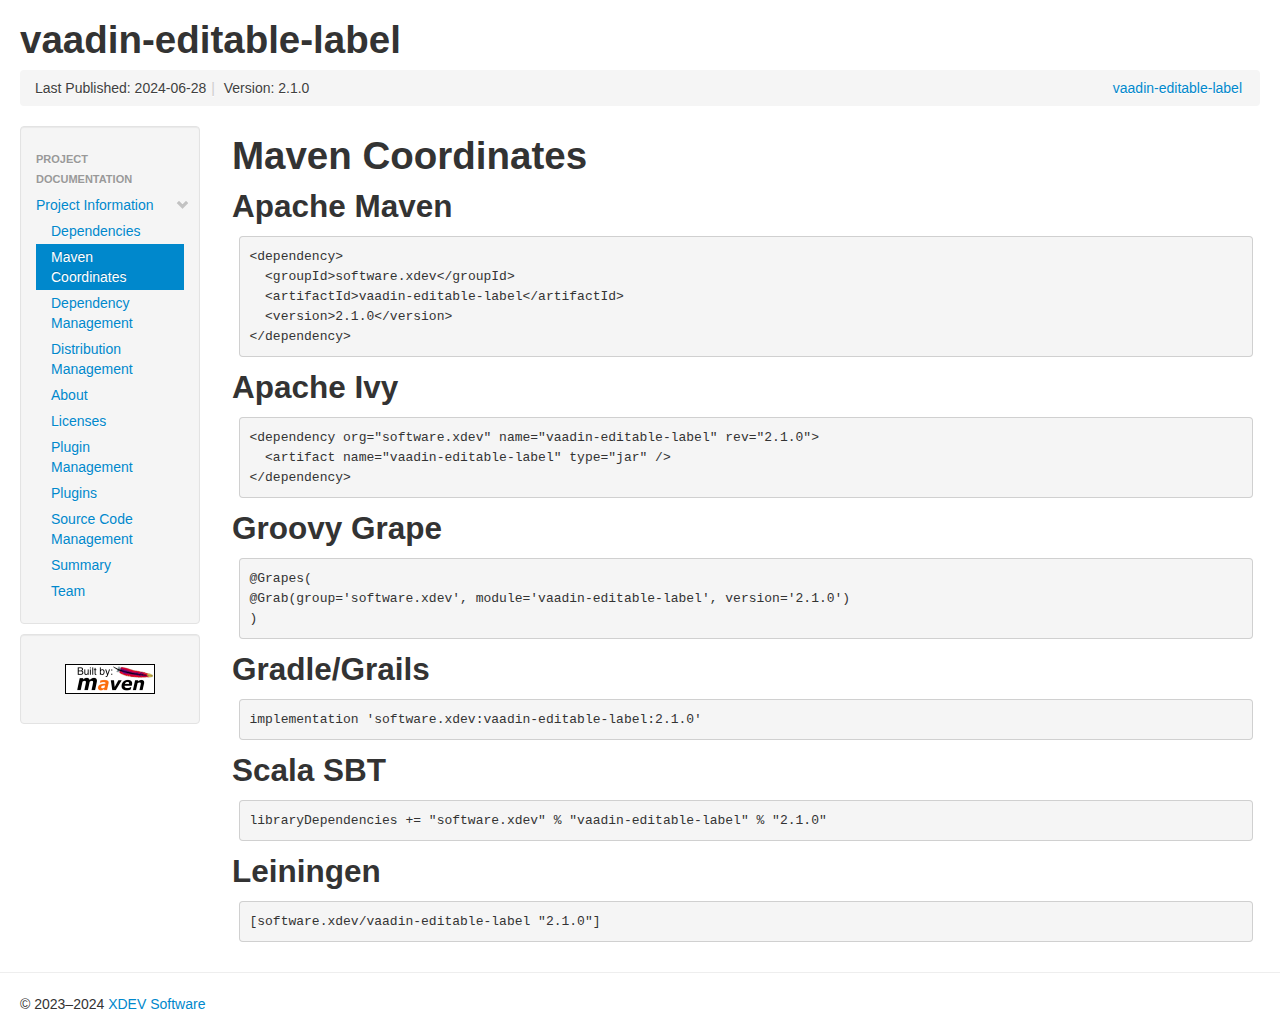
<file: dependency-info.html>
<!DOCTYPE html>


<!--
 | Generated by Apache Maven Doxia Site Renderer 2.0.0-M19 from org.apache.maven.plugins:maven-project-info-reports-plugin:3.6.1:dependency-info at 2024-06-28
 | Rendered using Apache Maven Fluido Skin 2.0.0-M9
-->
<html xmlns="http://www.w3.org/1999/xhtml" lang="en">
  <head>
    <meta charset="UTF-8" />
    <meta name="viewport" content="width=device-width, initial-scale=1" />
    <meta name="generator" content="Apache Maven Doxia Site Renderer 2.0.0-M19" />
    <title>Maven Coordinates – vaadin-editable-label</title>
    <link rel="stylesheet" href="./css/apache-maven-fluido-2.0.0-M9.min.css" />
    <link rel="stylesheet" href="./css/site.css" />
    <link rel="stylesheet" href="./css/print.css" media="print" />
    <script src="./js/apache-maven-fluido-2.0.0-M9.min.js"></script>
  </head>
  <body>
    <div class="container-fluid container-fluid-top">
      <header>
        <div id="banner">
          <div class="pull-left"><div id="bannerLeft"><h1>vaadin-editable-label</h1></div></div>
          <div class="pull-right"></div>
          <div class="clear"><hr/></div>
        </div>

        <div id="breadcrumbs">
          <ul class="breadcrumb">
        <li id="publishDate">Last Published: 2024-06-28<span class="divider">|</span>
</li>
          <li id="projectVersion">Version: 2.1.0</li>
        <li class="pull-right"><a href="./">vaadin-editable-label</a></li>
          </ul>
        </div>
      </header>
      <div class="row-fluid">
        <header id="leftColumn" class="span2">
          <nav class="well sidebar-nav">
  <ul class="nav nav-list">
   <li class="nav-header">Project Documentation</li>
    <li><a href="project-info.html"><span class="icon-chevron-down"></span>Project Information</a>
     <ul class="nav nav-list">
      <li><a href="dependencies.html">Dependencies</a></li>
      <li class="active"><a>Maven Coordinates</a></li>
      <li><a href="dependency-management.html">Dependency Management</a></li>
      <li><a href="distribution-management.html">Distribution Management</a></li>
      <li><a href="index.html">About</a></li>
      <li><a href="licenses.html">Licenses</a></li>
      <li><a href="plugin-management.html">Plugin Management</a></li>
      <li><a href="plugins.html">Plugins</a></li>
      <li><a href="scm.html">Source Code Management</a></li>
      <li><a href="summary.html">Summary</a></li>
      <li><a href="team.html">Team</a></li>
     </ul></li>
  </ul>
          </nav>
          <div class="well sidebar-nav">
            <div id="poweredBy">
              <div class="clear"></div>
              <div class="clear"></div>
<a href="https://maven.apache.org/" class="builtBy" target="_blank"><img class="builtBy" alt="Built by Maven" src="./images/logos/maven-feather.png" /></a>
            </div>
          </div>
        </header>
        <main id="bodyColumn" class="span10">
<section>
<h1>Maven Coordinates</h1><a id="Maven_Coordinates"></a><section>
<h2>Apache Maven</h2><a id="Apache_Maven"></a>
<pre>&lt;dependency&gt;
  &lt;groupId&gt;software.xdev&lt;/groupId&gt;
  &lt;artifactId&gt;vaadin-editable-label&lt;/artifactId&gt;
  &lt;version&gt;2.1.0&lt;/version&gt;
&lt;/dependency&gt;</pre></section><section>
<h2>Apache Ivy</h2><a id="Apache_Ivy"></a>
<pre>&lt;dependency org=&quot;software.xdev&quot; name=&quot;vaadin-editable-label&quot; rev=&quot;2.1.0&quot;&gt;
  &lt;artifact name=&quot;vaadin-editable-label&quot; type=&quot;jar&quot; /&gt;
&lt;/dependency&gt;</pre></section><section>
<h2>Groovy Grape</h2><a id="Groovy_Grape"></a>
<pre>@Grapes(
@Grab(group='software.xdev', module='vaadin-editable-label', version='2.1.0')
)</pre></section><section>
<h2>Gradle/Grails</h2><a id="Gradle.2FGrails"></a>
<pre>implementation 'software.xdev:vaadin-editable-label:2.1.0'</pre></section><section>
<h2>Scala SBT</h2><a id="Scala_SBT"></a>
<pre>libraryDependencies += &quot;software.xdev&quot; % &quot;vaadin-editable-label&quot; % &quot;2.1.0&quot;</pre></section><section>
<h2>Leiningen</h2><a id="Leiningen"></a>
<pre>[software.xdev/vaadin-editable-label &quot;2.1.0&quot;]</pre></section></section>
        </main>
      </div>
    </div>
    <hr/>
    <footer>
      <div class="container-fluid">
        <div class="row-fluid">
            <p>©      2023–2024
<a href="https://xdev.software">XDEV Software</a>
</p>
        </div>
      </div>
    </footer>
<script>
  if(anchors) {
    anchors.add();
  }
</script>
  </body>
</html>
</file>
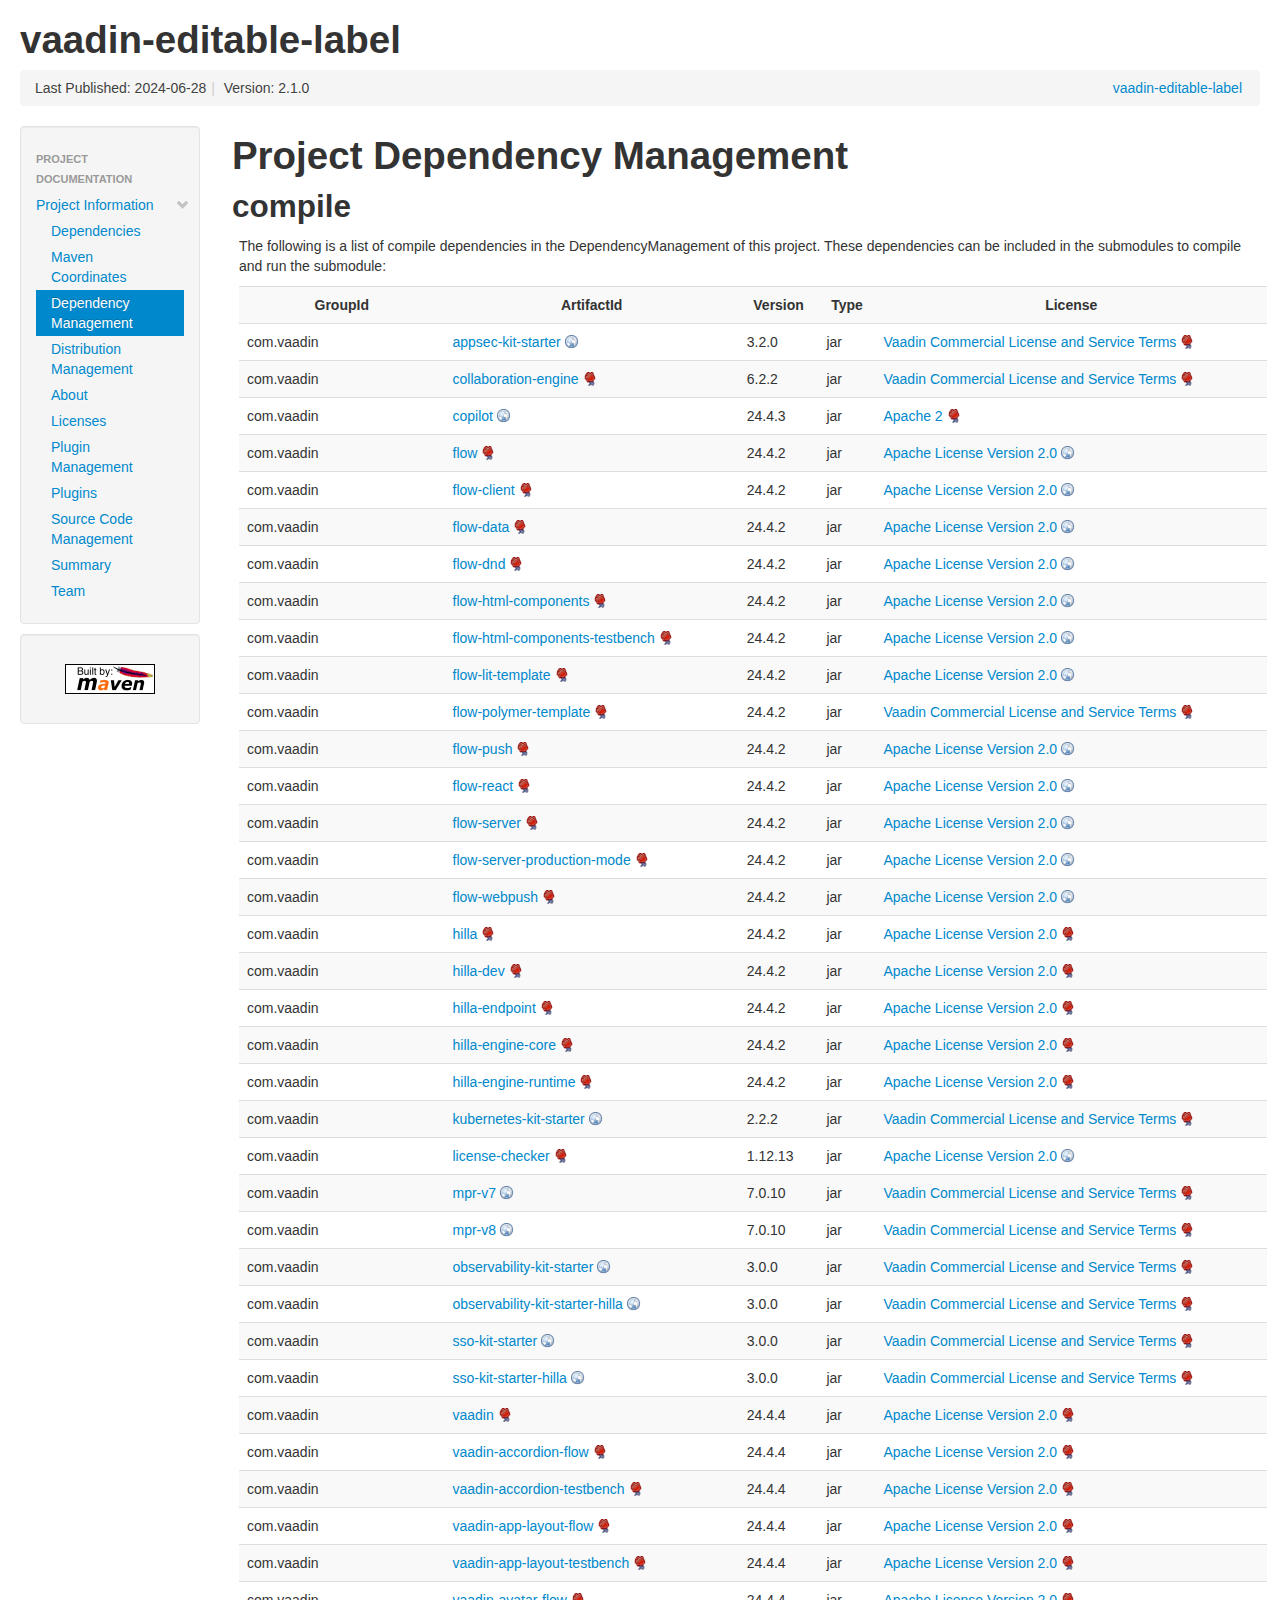
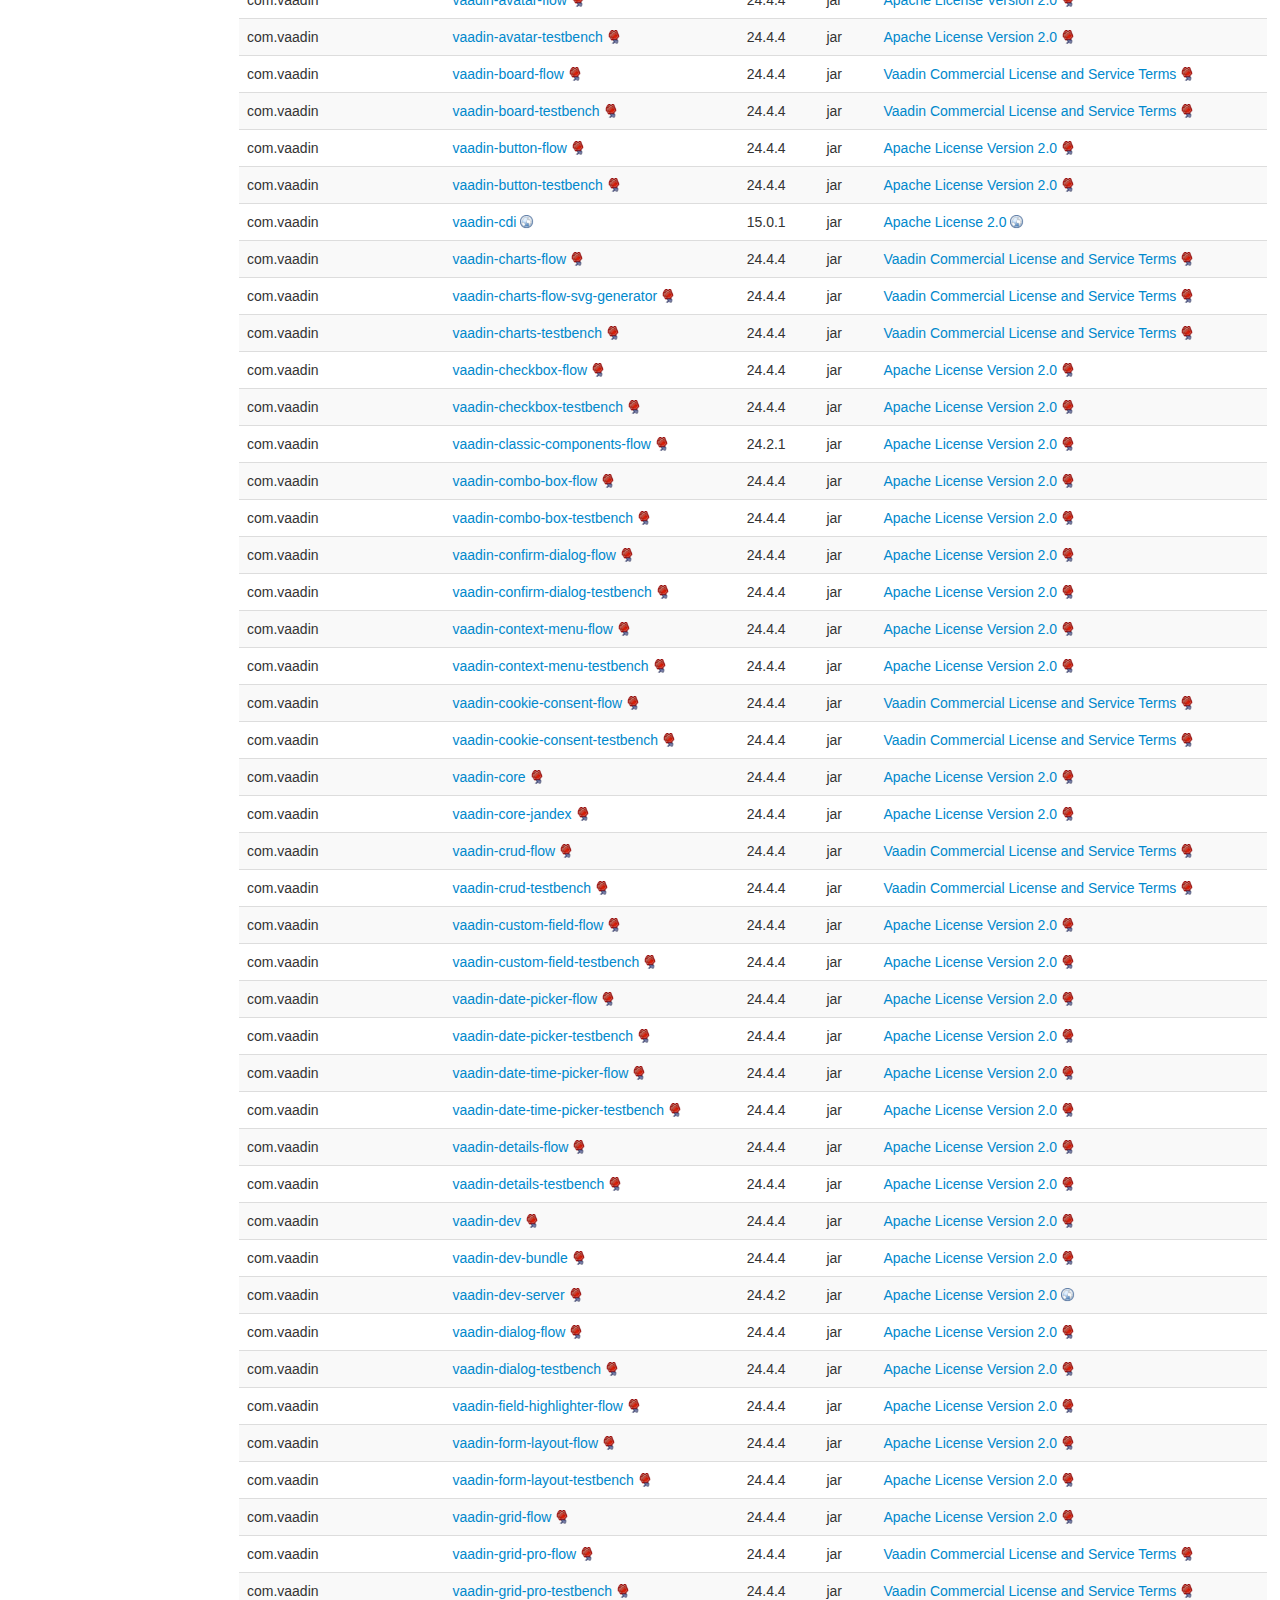
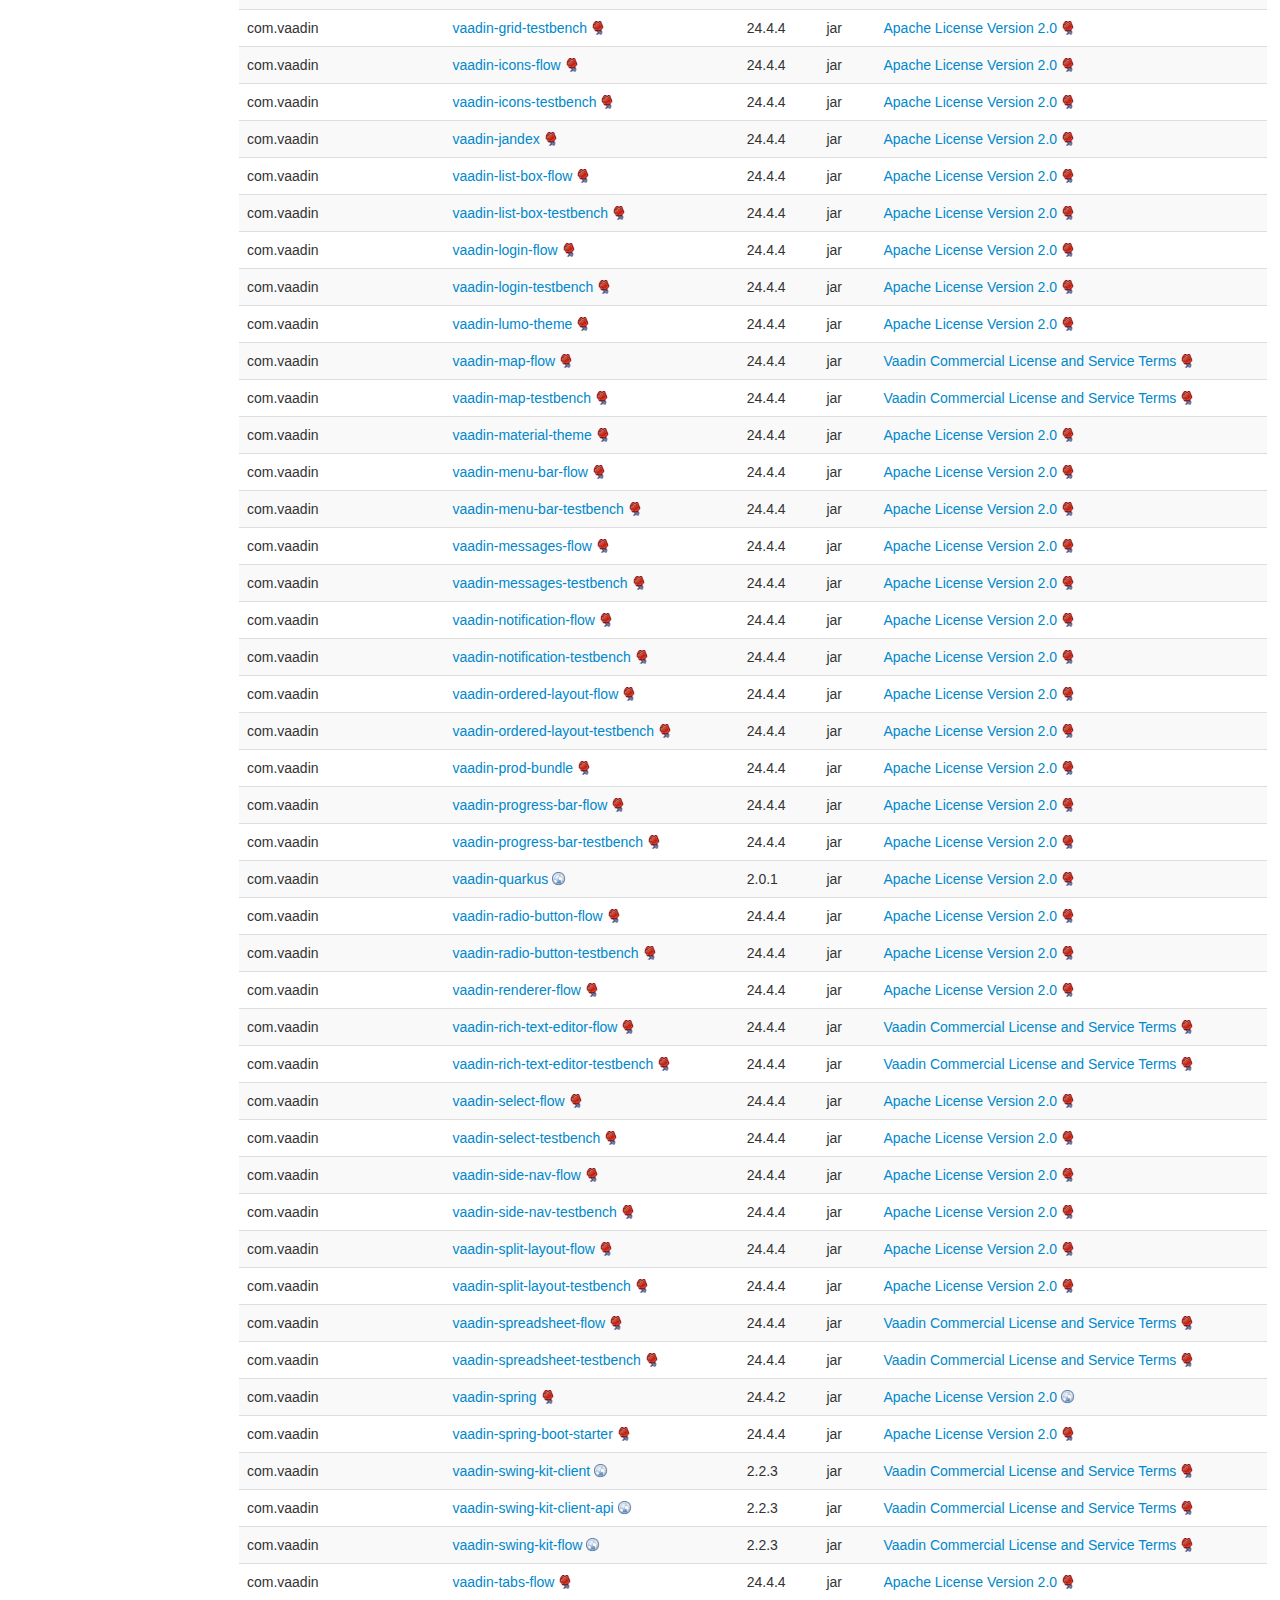
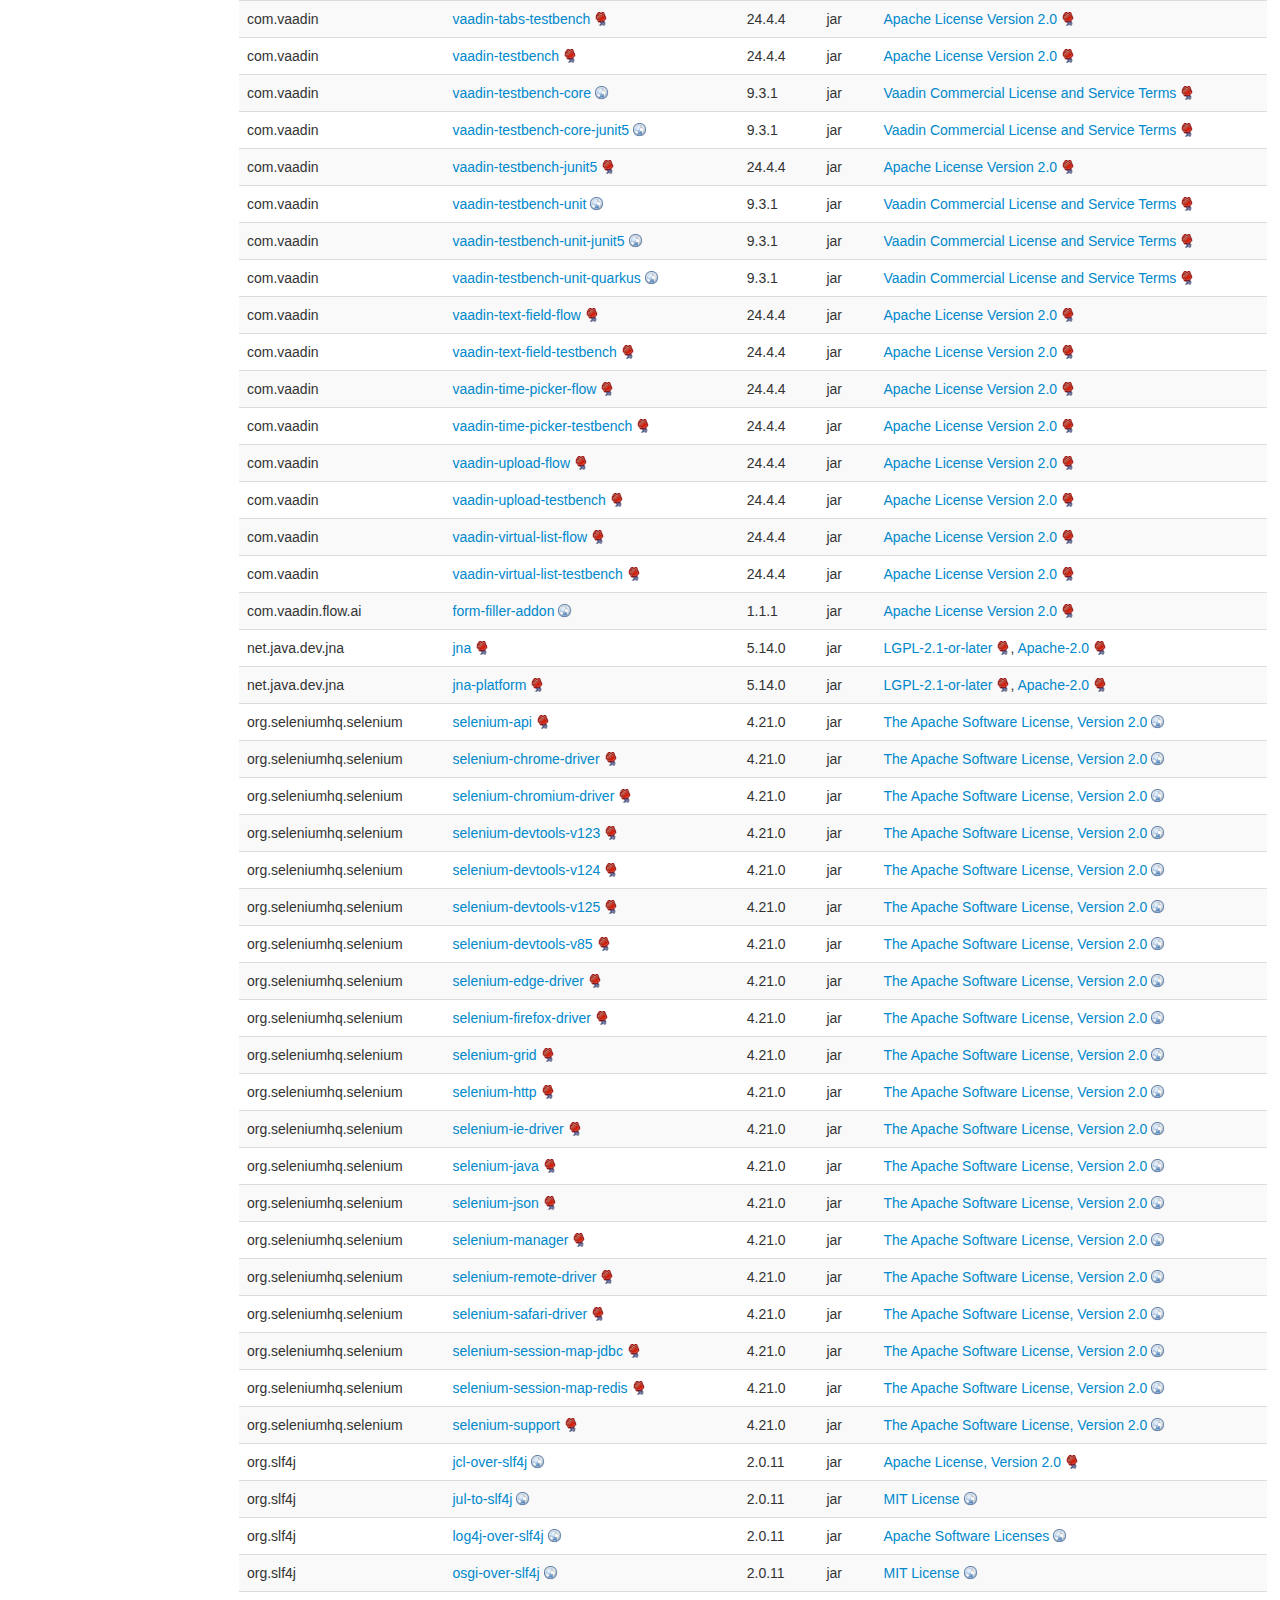
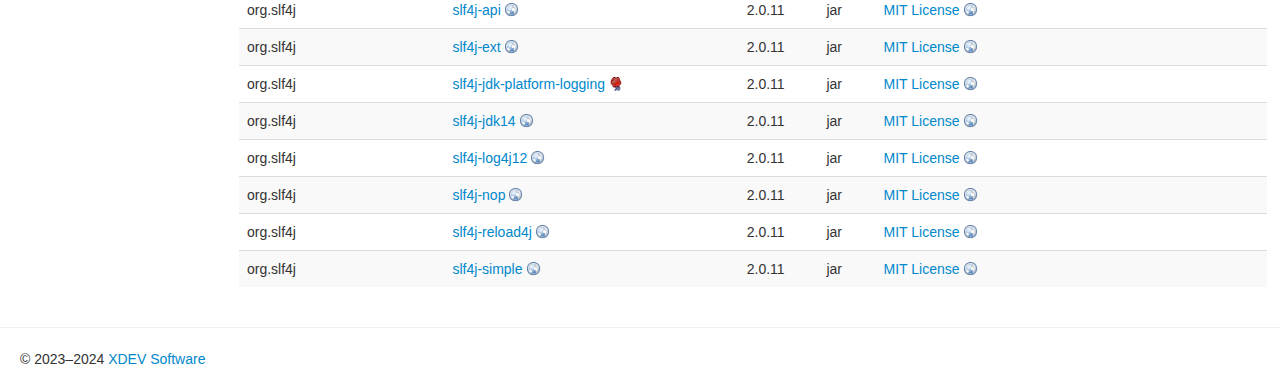
<file: dependency-management.html>
<!DOCTYPE html>


<!--
 | Generated by Apache Maven Doxia Site Renderer 2.0.0-M19 from org.apache.maven.plugins:maven-project-info-reports-plugin:3.6.1:dependency-management at 2024-06-28
 | Rendered using Apache Maven Fluido Skin 2.0.0-M9
-->
<html xmlns="http://www.w3.org/1999/xhtml" lang="en">
  <head>
    <meta charset="UTF-8" />
    <meta name="viewport" content="width=device-width, initial-scale=1" />
    <meta name="generator" content="Apache Maven Doxia Site Renderer 2.0.0-M19" />
    <title>Project Dependency Management – vaadin-editable-label</title>
    <link rel="stylesheet" href="./css/apache-maven-fluido-2.0.0-M9.min.css" />
    <link rel="stylesheet" href="./css/site.css" />
    <link rel="stylesheet" href="./css/print.css" media="print" />
    <script src="./js/apache-maven-fluido-2.0.0-M9.min.js"></script>
  </head>
  <body>
    <div class="container-fluid container-fluid-top">
      <header>
        <div id="banner">
          <div class="pull-left"><div id="bannerLeft"><h1>vaadin-editable-label</h1></div></div>
          <div class="pull-right"></div>
          <div class="clear"><hr/></div>
        </div>

        <div id="breadcrumbs">
          <ul class="breadcrumb">
        <li id="publishDate">Last Published: 2024-06-28<span class="divider">|</span>
</li>
          <li id="projectVersion">Version: 2.1.0</li>
        <li class="pull-right"><a href="./">vaadin-editable-label</a></li>
          </ul>
        </div>
      </header>
      <div class="row-fluid">
        <header id="leftColumn" class="span2">
          <nav class="well sidebar-nav">
  <ul class="nav nav-list">
   <li class="nav-header">Project Documentation</li>
    <li><a href="project-info.html"><span class="icon-chevron-down"></span>Project Information</a>
     <ul class="nav nav-list">
      <li><a href="dependencies.html">Dependencies</a></li>
      <li><a href="dependency-info.html">Maven Coordinates</a></li>
      <li class="active"><a>Dependency Management</a></li>
      <li><a href="distribution-management.html">Distribution Management</a></li>
      <li><a href="index.html">About</a></li>
      <li><a href="licenses.html">Licenses</a></li>
      <li><a href="plugin-management.html">Plugin Management</a></li>
      <li><a href="plugins.html">Plugins</a></li>
      <li><a href="scm.html">Source Code Management</a></li>
      <li><a href="summary.html">Summary</a></li>
      <li><a href="team.html">Team</a></li>
     </ul></li>
  </ul>
          </nav>
          <div class="well sidebar-nav">
            <div id="poweredBy">
              <div class="clear"></div>
              <div class="clear"></div>
<a href="https://maven.apache.org/" class="builtBy" target="_blank"><img class="builtBy" alt="Built by Maven" src="./images/logos/maven-feather.png" /></a>
            </div>
          </div>
        </header>
        <main id="bodyColumn" class="span10">
<section>
<h1>Project Dependency Management</h1><a id="Project_Dependency_Management"></a><section>
<h2>compile</h2><a id="compile"></a>
<p>The following is a list of compile dependencies in the DependencyManagement of this project. These dependencies can be included in the submodules to compile and run the submodule:</p>
<table class="table table-striped">
<tr class="a">
<th>GroupId</th>
<th>ArtifactId</th>
<th>Version</th>
<th>Type</th>
<th>License</th></tr>
<tr class="b">
<td style="text-align: left;">com.vaadin</td>
<td><a class="externalLink" href="http://vaadin.com/appsec-kit/appsec-kit-starter">appsec-kit-starter</a></td>
<td>3.2.0</td>
<td>jar</td>
<td><a class="externalLink" href="https://vaadin.com/commercial-license-and-service-terms">Vaadin Commercial License and Service Terms</a></td></tr>
<tr class="a">
<td style="text-align: left;">com.vaadin</td>
<td><a class="externalLink" href="https://vaadin.com/collaboration/collaboration-engine">collaboration-engine</a></td>
<td>6.2.2</td>
<td>jar</td>
<td><a class="externalLink" href="https://vaadin.com/commercial-license-and-service-terms">Vaadin Commercial License and Service Terms</a></td></tr>
<tr class="b">
<td style="text-align: left;">com.vaadin</td>
<td><a class="externalLink" href="http://vaadin.com/copilot-project/copilot">copilot</a></td>
<td>24.4.3</td>
<td>jar</td>
<td><a class="externalLink" href="https://www.apache.org/licenses/LICENSE-2.0.txt">Apache 2</a></td></tr>
<tr class="a">
<td style="text-align: left;">com.vaadin</td>
<td><a class="externalLink" href="https://vaadin.com/flow/flow">flow</a></td>
<td>24.4.2</td>
<td>jar</td>
<td><a class="externalLink" href="http://www.apache.org/licenses/LICENSE-2.0">Apache License Version 2.0</a></td></tr>
<tr class="b">
<td style="text-align: left;">com.vaadin</td>
<td><a class="externalLink" href="https://vaadin.com/flow/flow-client">flow-client</a></td>
<td>24.4.2</td>
<td>jar</td>
<td><a class="externalLink" href="http://www.apache.org/licenses/LICENSE-2.0">Apache License Version 2.0</a></td></tr>
<tr class="a">
<td style="text-align: left;">com.vaadin</td>
<td><a class="externalLink" href="https://vaadin.com/flow/flow-data">flow-data</a></td>
<td>24.4.2</td>
<td>jar</td>
<td><a class="externalLink" href="http://www.apache.org/licenses/LICENSE-2.0">Apache License Version 2.0</a></td></tr>
<tr class="b">
<td style="text-align: left;">com.vaadin</td>
<td><a class="externalLink" href="https://vaadin.com/flow/flow-dnd">flow-dnd</a></td>
<td>24.4.2</td>
<td>jar</td>
<td><a class="externalLink" href="http://www.apache.org/licenses/LICENSE-2.0">Apache License Version 2.0</a></td></tr>
<tr class="a">
<td style="text-align: left;">com.vaadin</td>
<td><a class="externalLink" href="https://vaadin.com/flow/flow-html-components">flow-html-components</a></td>
<td>24.4.2</td>
<td>jar</td>
<td><a class="externalLink" href="http://www.apache.org/licenses/LICENSE-2.0">Apache License Version 2.0</a></td></tr>
<tr class="b">
<td style="text-align: left;">com.vaadin</td>
<td><a class="externalLink" href="https://vaadin.com/flow/flow-html-components-testbench">flow-html-components-testbench</a></td>
<td>24.4.2</td>
<td>jar</td>
<td><a class="externalLink" href="http://www.apache.org/licenses/LICENSE-2.0">Apache License Version 2.0</a></td></tr>
<tr class="a">
<td style="text-align: left;">com.vaadin</td>
<td><a class="externalLink" href="https://vaadin.com/flow/flow-lit-template">flow-lit-template</a></td>
<td>24.4.2</td>
<td>jar</td>
<td><a class="externalLink" href="http://www.apache.org/licenses/LICENSE-2.0">Apache License Version 2.0</a></td></tr>
<tr class="b">
<td style="text-align: left;">com.vaadin</td>
<td><a class="externalLink" href="https://vaadin.com/flow/flow-polymer-template">flow-polymer-template</a></td>
<td>24.4.2</td>
<td>jar</td>
<td><a class="externalLink" href="https://vaadin.com/commercial-license-and-service-terms">Vaadin Commercial License and Service Terms</a></td></tr>
<tr class="a">
<td style="text-align: left;">com.vaadin</td>
<td><a class="externalLink" href="https://vaadin.com/flow/flow-push">flow-push</a></td>
<td>24.4.2</td>
<td>jar</td>
<td><a class="externalLink" href="http://www.apache.org/licenses/LICENSE-2.0">Apache License Version 2.0</a></td></tr>
<tr class="b">
<td style="text-align: left;">com.vaadin</td>
<td><a class="externalLink" href="https://vaadin.com/flow/flow-react">flow-react</a></td>
<td>24.4.2</td>
<td>jar</td>
<td><a class="externalLink" href="http://www.apache.org/licenses/LICENSE-2.0">Apache License Version 2.0</a></td></tr>
<tr class="a">
<td style="text-align: left;">com.vaadin</td>
<td><a class="externalLink" href="https://vaadin.com/flow/flow-server">flow-server</a></td>
<td>24.4.2</td>
<td>jar</td>
<td><a class="externalLink" href="http://www.apache.org/licenses/LICENSE-2.0">Apache License Version 2.0</a></td></tr>
<tr class="b">
<td style="text-align: left;">com.vaadin</td>
<td><a class="externalLink" href="https://vaadin.com/flow/flow-server-production-mode">flow-server-production-mode</a></td>
<td>24.4.2</td>
<td>jar</td>
<td><a class="externalLink" href="http://www.apache.org/licenses/LICENSE-2.0">Apache License Version 2.0</a></td></tr>
<tr class="a">
<td style="text-align: left;">com.vaadin</td>
<td><a class="externalLink" href="https://vaadin.com/flow/flow-webpush">flow-webpush</a></td>
<td>24.4.2</td>
<td>jar</td>
<td><a class="externalLink" href="http://www.apache.org/licenses/LICENSE-2.0">Apache License Version 2.0</a></td></tr>
<tr class="b">
<td style="text-align: left;">com.vaadin</td>
<td><a class="externalLink" href="https://hilla.dev">hilla</a></td>
<td>24.4.2</td>
<td>jar</td>
<td><a class="externalLink" href="https://www.apache.org/licenses/LICENSE-2.0">Apache License Version 2.0</a></td></tr>
<tr class="a">
<td style="text-align: left;">com.vaadin</td>
<td><a class="externalLink" href="https://hilla.dev">hilla-dev</a></td>
<td>24.4.2</td>
<td>jar</td>
<td><a class="externalLink" href="https://www.apache.org/licenses/LICENSE-2.0">Apache License Version 2.0</a></td></tr>
<tr class="b">
<td style="text-align: left;">com.vaadin</td>
<td><a class="externalLink" href="https://vaadin.com/hilla-endpoint">hilla-endpoint</a></td>
<td>24.4.2</td>
<td>jar</td>
<td><a class="externalLink" href="https://www.apache.org/licenses/LICENSE-2.0">Apache License Version 2.0</a></td></tr>
<tr class="a">
<td style="text-align: left;">com.vaadin</td>
<td><a class="externalLink" href="https://vaadin.com/hilla-engine-core">hilla-engine-core</a></td>
<td>24.4.2</td>
<td>jar</td>
<td><a class="externalLink" href="https://www.apache.org/licenses/LICENSE-2.0">Apache License Version 2.0</a></td></tr>
<tr class="b">
<td style="text-align: left;">com.vaadin</td>
<td><a class="externalLink" href="https://vaadin.com/hilla-engine-runtime">hilla-engine-runtime</a></td>
<td>24.4.2</td>
<td>jar</td>
<td><a class="externalLink" href="https://www.apache.org/licenses/LICENSE-2.0">Apache License Version 2.0</a></td></tr>
<tr class="a">
<td style="text-align: left;">com.vaadin</td>
<td><a class="externalLink" href="http://vaadin.com/kubernetes-kit/kubernetes-kit-starter">kubernetes-kit-starter</a></td>
<td>2.2.2</td>
<td>jar</td>
<td><a class="externalLink" href="https://vaadin.com/commercial-license-and-service-terms">Vaadin Commercial License and Service Terms</a></td></tr>
<tr class="b">
<td style="text-align: left;">com.vaadin</td>
<td><a class="externalLink" href="https://github.com/vaadin/license-checker-vaadin10">license-checker</a></td>
<td>1.12.13</td>
<td>jar</td>
<td><a class="externalLink" href="http://www.apache.org/licenses/LICENSE-2.0">Apache License Version 2.0</a></td></tr>
<tr class="a">
<td style="text-align: left;">com.vaadin</td>
<td><a class="externalLink" href="http://vaadin.com/mpr-v7">mpr-v7</a></td>
<td>7.0.10</td>
<td>jar</td>
<td><a class="externalLink" href="https://vaadin.com/commercial-license-and-service-terms">Vaadin Commercial License and Service Terms</a></td></tr>
<tr class="b">
<td style="text-align: left;">com.vaadin</td>
<td><a class="externalLink" href="http://vaadin.com/mpr-v8">mpr-v8</a></td>
<td>7.0.10</td>
<td>jar</td>
<td><a class="externalLink" href="https://vaadin.com/commercial-license-and-service-terms">Vaadin Commercial License and Service Terms</a></td></tr>
<tr class="a">
<td style="text-align: left;">com.vaadin</td>
<td><a class="externalLink" href="http://vaadin.com/observability-kit/observability-kit-starter">observability-kit-starter</a></td>
<td>3.0.0</td>
<td>jar</td>
<td><a class="externalLink" href="https://vaadin.com/commercial-license-and-service-terms">Vaadin Commercial License and Service Terms</a></td></tr>
<tr class="b">
<td style="text-align: left;">com.vaadin</td>
<td><a class="externalLink" href="http://vaadin.com/observability-kit/observability-kit-starter-hilla">observability-kit-starter-hilla</a></td>
<td>3.0.0</td>
<td>jar</td>
<td><a class="externalLink" href="https://vaadin.com/commercial-license-and-service-terms">Vaadin Commercial License and Service Terms</a></td></tr>
<tr class="a">
<td style="text-align: left;">com.vaadin</td>
<td><a class="externalLink" href="http://vaadin.com/sso-kit/sso-kit-starter">sso-kit-starter</a></td>
<td>3.0.0</td>
<td>jar</td>
<td><a class="externalLink" href="https://vaadin.com/commercial-license-and-service-terms">Vaadin Commercial License and Service Terms</a></td></tr>
<tr class="b">
<td style="text-align: left;">com.vaadin</td>
<td><a class="externalLink" href="http://vaadin.com/sso-kit/sso-kit-starter-hilla">sso-kit-starter-hilla</a></td>
<td>3.0.0</td>
<td>jar</td>
<td><a class="externalLink" href="https://vaadin.com/commercial-license-and-service-terms">Vaadin Commercial License and Service Terms</a></td></tr>
<tr class="a">
<td style="text-align: left;">com.vaadin</td>
<td><a class="externalLink" href="https://vaadin.com">vaadin</a></td>
<td>24.4.4</td>
<td>jar</td>
<td><a class="externalLink" href="https://www.apache.org/licenses/LICENSE-2.0">Apache License Version 2.0</a></td></tr>
<tr class="b">
<td style="text-align: left;">com.vaadin</td>
<td><a class="externalLink" href="https://vaadin.com/components/vaadin-accordion-flow-parent/vaadin-accordion-flow">vaadin-accordion-flow</a></td>
<td>24.4.4</td>
<td>jar</td>
<td><a class="externalLink" href="https://www.apache.org/licenses/LICENSE-2.0">Apache License Version 2.0</a></td></tr>
<tr class="a">
<td style="text-align: left;">com.vaadin</td>
<td><a class="externalLink" href="https://vaadin.com/components/vaadin-accordion-flow-parent/vaadin-accordion-testbench">vaadin-accordion-testbench</a></td>
<td>24.4.4</td>
<td>jar</td>
<td><a class="externalLink" href="https://www.apache.org/licenses/LICENSE-2.0">Apache License Version 2.0</a></td></tr>
<tr class="b">
<td style="text-align: left;">com.vaadin</td>
<td><a class="externalLink" href="https://vaadin.com/components/vaadin-app-layout-flow-parent/vaadin-app-layout-flow">vaadin-app-layout-flow</a></td>
<td>24.4.4</td>
<td>jar</td>
<td><a class="externalLink" href="https://www.apache.org/licenses/LICENSE-2.0">Apache License Version 2.0</a></td></tr>
<tr class="a">
<td style="text-align: left;">com.vaadin</td>
<td><a class="externalLink" href="https://vaadin.com/components/vaadin-app-layout-flow-parent/vaadin-app-layout-testbench">vaadin-app-layout-testbench</a></td>
<td>24.4.4</td>
<td>jar</td>
<td><a class="externalLink" href="https://www.apache.org/licenses/LICENSE-2.0">Apache License Version 2.0</a></td></tr>
<tr class="b">
<td style="text-align: left;">com.vaadin</td>
<td><a class="externalLink" href="https://vaadin.com/components/vaadin-avatar-flow-parent/vaadin-avatar-flow">vaadin-avatar-flow</a></td>
<td>24.4.4</td>
<td>jar</td>
<td><a class="externalLink" href="https://www.apache.org/licenses/LICENSE-2.0">Apache License Version 2.0</a></td></tr>
<tr class="a">
<td style="text-align: left;">com.vaadin</td>
<td><a class="externalLink" href="https://vaadin.com/components/vaadin-avatar-flow-parent/vaadin-avatar-testbench">vaadin-avatar-testbench</a></td>
<td>24.4.4</td>
<td>jar</td>
<td><a class="externalLink" href="https://www.apache.org/licenses/LICENSE-2.0">Apache License Version 2.0</a></td></tr>
<tr class="b">
<td style="text-align: left;">com.vaadin</td>
<td><a class="externalLink" href="https://vaadin.com/components/vaadin-board-flow-parent/vaadin-board-flow">vaadin-board-flow</a></td>
<td>24.4.4</td>
<td>jar</td>
<td><a class="externalLink" href="https://vaadin.com/commercial-license-and-service-terms">Vaadin Commercial License and Service Terms</a></td></tr>
<tr class="a">
<td style="text-align: left;">com.vaadin</td>
<td><a class="externalLink" href="https://vaadin.com/components/vaadin-board-flow-parent/vaadin-board-testbench">vaadin-board-testbench</a></td>
<td>24.4.4</td>
<td>jar</td>
<td><a class="externalLink" href="https://vaadin.com/commercial-license-and-service-terms">Vaadin Commercial License and Service Terms</a></td></tr>
<tr class="b">
<td style="text-align: left;">com.vaadin</td>
<td><a class="externalLink" href="https://vaadin.com/components/vaadin-button-flow-parent/vaadin-button-flow">vaadin-button-flow</a></td>
<td>24.4.4</td>
<td>jar</td>
<td><a class="externalLink" href="https://www.apache.org/licenses/LICENSE-2.0">Apache License Version 2.0</a></td></tr>
<tr class="a">
<td style="text-align: left;">com.vaadin</td>
<td><a class="externalLink" href="https://vaadin.com/components/vaadin-button-flow-parent/vaadin-button-testbench">vaadin-button-testbench</a></td>
<td>24.4.4</td>
<td>jar</td>
<td><a class="externalLink" href="https://www.apache.org/licenses/LICENSE-2.0">Apache License Version 2.0</a></td></tr>
<tr class="b">
<td style="text-align: left;">com.vaadin</td>
<td><a class="externalLink" href="http://vaadin.com">vaadin-cdi</a></td>
<td>15.0.1</td>
<td>jar</td>
<td><a class="externalLink" href="http://www.apache.org/licenses/LICENSE-2.0.html">Apache License 2.0</a></td></tr>
<tr class="a">
<td style="text-align: left;">com.vaadin</td>
<td><a class="externalLink" href="https://vaadin.com/components/vaadin-charts-flow-parent/vaadin-charts-flow">vaadin-charts-flow</a></td>
<td>24.4.4</td>
<td>jar</td>
<td><a class="externalLink" href="https://vaadin.com/commercial-license-and-service-terms">Vaadin Commercial License and Service Terms</a></td></tr>
<tr class="b">
<td style="text-align: left;">com.vaadin</td>
<td><a class="externalLink" href="https://vaadin.com/components/vaadin-charts-flow-parent/vaadin-charts-flow-svg-generator">vaadin-charts-flow-svg-generator</a></td>
<td>24.4.4</td>
<td>jar</td>
<td><a class="externalLink" href="https://vaadin.com/commercial-license-and-service-terms">Vaadin Commercial License and Service Terms</a></td></tr>
<tr class="a">
<td style="text-align: left;">com.vaadin</td>
<td><a class="externalLink" href="https://vaadin.com/components/vaadin-charts-flow-parent/vaadin-charts-testbench">vaadin-charts-testbench</a></td>
<td>24.4.4</td>
<td>jar</td>
<td><a class="externalLink" href="https://vaadin.com/commercial-license-and-service-terms">Vaadin Commercial License and Service Terms</a></td></tr>
<tr class="b">
<td style="text-align: left;">com.vaadin</td>
<td><a class="externalLink" href="https://vaadin.com/components/vaadin-checkbox-flow-parent/vaadin-checkbox-flow">vaadin-checkbox-flow</a></td>
<td>24.4.4</td>
<td>jar</td>
<td><a class="externalLink" href="https://www.apache.org/licenses/LICENSE-2.0">Apache License Version 2.0</a></td></tr>
<tr class="a">
<td style="text-align: left;">com.vaadin</td>
<td><a class="externalLink" href="https://vaadin.com/components/vaadin-checkbox-flow-parent/vaadin-checkbox-testbench">vaadin-checkbox-testbench</a></td>
<td>24.4.4</td>
<td>jar</td>
<td><a class="externalLink" href="https://www.apache.org/licenses/LICENSE-2.0">Apache License Version 2.0</a></td></tr>
<tr class="b">
<td style="text-align: left;">com.vaadin</td>
<td><a class="externalLink" href="https://vaadin.com/classic-components/vaadin-classic-components-flow">vaadin-classic-components-flow</a></td>
<td>24.2.1</td>
<td>jar</td>
<td><a class="externalLink" href="https://www.apache.org/licenses/LICENSE-2.0">Apache License Version 2.0</a></td></tr>
<tr class="a">
<td style="text-align: left;">com.vaadin</td>
<td><a class="externalLink" href="https://vaadin.com/components/vaadin-combo-box-flow-parent/vaadin-combo-box-flow">vaadin-combo-box-flow</a></td>
<td>24.4.4</td>
<td>jar</td>
<td><a class="externalLink" href="https://www.apache.org/licenses/LICENSE-2.0">Apache License Version 2.0</a></td></tr>
<tr class="b">
<td style="text-align: left;">com.vaadin</td>
<td><a class="externalLink" href="https://vaadin.com/components/vaadin-combo-box-flow-parent/vaadin-combo-box-testbench">vaadin-combo-box-testbench</a></td>
<td>24.4.4</td>
<td>jar</td>
<td><a class="externalLink" href="https://www.apache.org/licenses/LICENSE-2.0">Apache License Version 2.0</a></td></tr>
<tr class="a">
<td style="text-align: left;">com.vaadin</td>
<td><a class="externalLink" href="https://vaadin.com/components/vaadin-confirm-dialog-flow-parent/vaadin-confirm-dialog-flow">vaadin-confirm-dialog-flow</a></td>
<td>24.4.4</td>
<td>jar</td>
<td><a class="externalLink" href="https://www.apache.org/licenses/LICENSE-2.0">Apache License Version 2.0</a></td></tr>
<tr class="b">
<td style="text-align: left;">com.vaadin</td>
<td><a class="externalLink" href="https://vaadin.com/components/vaadin-confirm-dialog-flow-parent/vaadin-confirm-dialog-testbench">vaadin-confirm-dialog-testbench</a></td>
<td>24.4.4</td>
<td>jar</td>
<td><a class="externalLink" href="https://www.apache.org/licenses/LICENSE-2.0">Apache License Version 2.0</a></td></tr>
<tr class="a">
<td style="text-align: left;">com.vaadin</td>
<td><a class="externalLink" href="https://vaadin.com/components/vaadin-context-menu-flow-parent/vaadin-context-menu-flow">vaadin-context-menu-flow</a></td>
<td>24.4.4</td>
<td>jar</td>
<td><a class="externalLink" href="https://www.apache.org/licenses/LICENSE-2.0">Apache License Version 2.0</a></td></tr>
<tr class="b">
<td style="text-align: left;">com.vaadin</td>
<td><a class="externalLink" href="https://vaadin.com/components/vaadin-context-menu-flow-parent/vaadin-context-menu-testbench">vaadin-context-menu-testbench</a></td>
<td>24.4.4</td>
<td>jar</td>
<td><a class="externalLink" href="https://www.apache.org/licenses/LICENSE-2.0">Apache License Version 2.0</a></td></tr>
<tr class="a">
<td style="text-align: left;">com.vaadin</td>
<td><a class="externalLink" href="https://vaadin.com/components/vaadin-cookie-consent-flow-parent/vaadin-cookie-consent-flow">vaadin-cookie-consent-flow</a></td>
<td>24.4.4</td>
<td>jar</td>
<td><a class="externalLink" href="https://vaadin.com/commercial-license-and-service-terms">Vaadin Commercial License and Service Terms</a></td></tr>
<tr class="b">
<td style="text-align: left;">com.vaadin</td>
<td><a class="externalLink" href="https://vaadin.com/components/vaadin-cookie-consent-flow-parent/vaadin-cookie-consent-testbench">vaadin-cookie-consent-testbench</a></td>
<td>24.4.4</td>
<td>jar</td>
<td><a class="externalLink" href="https://vaadin.com/commercial-license-and-service-terms">Vaadin Commercial License and Service Terms</a></td></tr>
<tr class="a">
<td style="text-align: left;">com.vaadin</td>
<td><a class="externalLink" href="https://vaadin.com">vaadin-core</a></td>
<td>24.4.4</td>
<td>jar</td>
<td><a class="externalLink" href="https://www.apache.org/licenses/LICENSE-2.0">Apache License Version 2.0</a></td></tr>
<tr class="b">
<td style="text-align: left;">com.vaadin</td>
<td><a class="externalLink" href="https://vaadin.com/vaadin-core-jandex">vaadin-core-jandex</a></td>
<td>24.4.4</td>
<td>jar</td>
<td><a class="externalLink" href="https://www.apache.org/licenses/LICENSE-2.0">Apache License Version 2.0</a></td></tr>
<tr class="a">
<td style="text-align: left;">com.vaadin</td>
<td><a class="externalLink" href="https://vaadin.com/components/vaadin-crud-flow-parent/vaadin-crud-flow">vaadin-crud-flow</a></td>
<td>24.4.4</td>
<td>jar</td>
<td><a class="externalLink" href="https://vaadin.com/commercial-license-and-service-terms">Vaadin Commercial License and Service Terms</a></td></tr>
<tr class="b">
<td style="text-align: left;">com.vaadin</td>
<td><a class="externalLink" href="https://vaadin.com/components/vaadin-crud-flow-parent/vaadin-crud-testbench">vaadin-crud-testbench</a></td>
<td>24.4.4</td>
<td>jar</td>
<td><a class="externalLink" href="https://vaadin.com/commercial-license-and-service-terms">Vaadin Commercial License and Service Terms</a></td></tr>
<tr class="a">
<td style="text-align: left;">com.vaadin</td>
<td><a class="externalLink" href="https://vaadin.com/components/vaadin-custom-field-flow-parent/vaadin-custom-field-flow">vaadin-custom-field-flow</a></td>
<td>24.4.4</td>
<td>jar</td>
<td><a class="externalLink" href="https://www.apache.org/licenses/LICENSE-2.0">Apache License Version 2.0</a></td></tr>
<tr class="b">
<td style="text-align: left;">com.vaadin</td>
<td><a class="externalLink" href="https://vaadin.com/components/vaadin-custom-field-flow-parent/vaadin-custom-field-testbench">vaadin-custom-field-testbench</a></td>
<td>24.4.4</td>
<td>jar</td>
<td><a class="externalLink" href="https://www.apache.org/licenses/LICENSE-2.0">Apache License Version 2.0</a></td></tr>
<tr class="a">
<td style="text-align: left;">com.vaadin</td>
<td><a class="externalLink" href="https://vaadin.com/components/vaadin-date-picker-flow-parent/vaadin-date-picker-flow">vaadin-date-picker-flow</a></td>
<td>24.4.4</td>
<td>jar</td>
<td><a class="externalLink" href="https://www.apache.org/licenses/LICENSE-2.0">Apache License Version 2.0</a></td></tr>
<tr class="b">
<td style="text-align: left;">com.vaadin</td>
<td><a class="externalLink" href="https://vaadin.com/components/vaadin-date-picker-flow-parent/vaadin-date-picker-testbench">vaadin-date-picker-testbench</a></td>
<td>24.4.4</td>
<td>jar</td>
<td><a class="externalLink" href="https://www.apache.org/licenses/LICENSE-2.0">Apache License Version 2.0</a></td></tr>
<tr class="a">
<td style="text-align: left;">com.vaadin</td>
<td><a class="externalLink" href="https://vaadin.com/components/vaadin-date-time-picker-flow-parent/vaadin-date-time-picker-flow">vaadin-date-time-picker-flow</a></td>
<td>24.4.4</td>
<td>jar</td>
<td><a class="externalLink" href="https://www.apache.org/licenses/LICENSE-2.0">Apache License Version 2.0</a></td></tr>
<tr class="b">
<td style="text-align: left;">com.vaadin</td>
<td><a class="externalLink" href="https://vaadin.com/components/vaadin-date-time-picker-flow-parent/vaadin-date-time-picker-testbench">vaadin-date-time-picker-testbench</a></td>
<td>24.4.4</td>
<td>jar</td>
<td><a class="externalLink" href="https://www.apache.org/licenses/LICENSE-2.0">Apache License Version 2.0</a></td></tr>
<tr class="a">
<td style="text-align: left;">com.vaadin</td>
<td><a class="externalLink" href="https://vaadin.com/components/vaadin-details-flow-parent/vaadin-details-flow">vaadin-details-flow</a></td>
<td>24.4.4</td>
<td>jar</td>
<td><a class="externalLink" href="https://www.apache.org/licenses/LICENSE-2.0">Apache License Version 2.0</a></td></tr>
<tr class="b">
<td style="text-align: left;">com.vaadin</td>
<td><a class="externalLink" href="https://vaadin.com/components/vaadin-details-flow-parent/vaadin-details-testbench">vaadin-details-testbench</a></td>
<td>24.4.4</td>
<td>jar</td>
<td><a class="externalLink" href="https://www.apache.org/licenses/LICENSE-2.0">Apache License Version 2.0</a></td></tr>
<tr class="a">
<td style="text-align: left;">com.vaadin</td>
<td><a class="externalLink" href="https://vaadin.com">vaadin-dev</a></td>
<td>24.4.4</td>
<td>jar</td>
<td><a class="externalLink" href="https://www.apache.org/licenses/LICENSE-2.0">Apache License Version 2.0</a></td></tr>
<tr class="b">
<td style="text-align: left;">com.vaadin</td>
<td><a class="externalLink" href="https://vaadin.com">vaadin-dev-bundle</a></td>
<td>24.4.4</td>
<td>jar</td>
<td><a class="externalLink" href="https://www.apache.org/licenses/LICENSE-2.0">Apache License Version 2.0</a></td></tr>
<tr class="a">
<td style="text-align: left;">com.vaadin</td>
<td><a class="externalLink" href="https://vaadin.com/flow/vaadin-dev-server">vaadin-dev-server</a></td>
<td>24.4.2</td>
<td>jar</td>
<td><a class="externalLink" href="http://www.apache.org/licenses/LICENSE-2.0">Apache License Version 2.0</a></td></tr>
<tr class="b">
<td style="text-align: left;">com.vaadin</td>
<td><a class="externalLink" href="https://vaadin.com/components/vaadin-dialog-flow-parent/vaadin-dialog-flow">vaadin-dialog-flow</a></td>
<td>24.4.4</td>
<td>jar</td>
<td><a class="externalLink" href="https://www.apache.org/licenses/LICENSE-2.0">Apache License Version 2.0</a></td></tr>
<tr class="a">
<td style="text-align: left;">com.vaadin</td>
<td><a class="externalLink" href="https://vaadin.com/components/vaadin-dialog-flow-parent/vaadin-dialog-testbench">vaadin-dialog-testbench</a></td>
<td>24.4.4</td>
<td>jar</td>
<td><a class="externalLink" href="https://www.apache.org/licenses/LICENSE-2.0">Apache License Version 2.0</a></td></tr>
<tr class="b">
<td style="text-align: left;">com.vaadin</td>
<td><a class="externalLink" href="https://vaadin.com/components/vaadin-field-highlighter-flow-parent/vaadin-field-highlighter-flow">vaadin-field-highlighter-flow</a></td>
<td>24.4.4</td>
<td>jar</td>
<td><a class="externalLink" href="https://www.apache.org/licenses/LICENSE-2.0">Apache License Version 2.0</a></td></tr>
<tr class="a">
<td style="text-align: left;">com.vaadin</td>
<td><a class="externalLink" href="https://vaadin.com/components/vaadin-form-layout-flow-parent/vaadin-form-layout-flow">vaadin-form-layout-flow</a></td>
<td>24.4.4</td>
<td>jar</td>
<td><a class="externalLink" href="https://www.apache.org/licenses/LICENSE-2.0">Apache License Version 2.0</a></td></tr>
<tr class="b">
<td style="text-align: left;">com.vaadin</td>
<td><a class="externalLink" href="https://vaadin.com/components/vaadin-form-layout-flow-parent/vaadin-form-layout-testbench">vaadin-form-layout-testbench</a></td>
<td>24.4.4</td>
<td>jar</td>
<td><a class="externalLink" href="https://www.apache.org/licenses/LICENSE-2.0">Apache License Version 2.0</a></td></tr>
<tr class="a">
<td style="text-align: left;">com.vaadin</td>
<td><a class="externalLink" href="https://vaadin.com/components/vaadin-grid-flow-parent/vaadin-grid-flow">vaadin-grid-flow</a></td>
<td>24.4.4</td>
<td>jar</td>
<td><a class="externalLink" href="https://www.apache.org/licenses/LICENSE-2.0">Apache License Version 2.0</a></td></tr>
<tr class="b">
<td style="text-align: left;">com.vaadin</td>
<td><a class="externalLink" href="https://vaadin.com/components/vaadin-grid-pro-flow-parent/vaadin-grid-pro-flow">vaadin-grid-pro-flow</a></td>
<td>24.4.4</td>
<td>jar</td>
<td><a class="externalLink" href="https://vaadin.com/commercial-license-and-service-terms">Vaadin Commercial License and Service Terms</a></td></tr>
<tr class="a">
<td style="text-align: left;">com.vaadin</td>
<td><a class="externalLink" href="https://vaadin.com/components/vaadin-grid-pro-flow-parent/vaadin-grid-pro-testbench">vaadin-grid-pro-testbench</a></td>
<td>24.4.4</td>
<td>jar</td>
<td><a class="externalLink" href="https://vaadin.com/commercial-license-and-service-terms">Vaadin Commercial License and Service Terms</a></td></tr>
<tr class="b">
<td style="text-align: left;">com.vaadin</td>
<td><a class="externalLink" href="https://vaadin.com/components/vaadin-grid-flow-parent/vaadin-grid-testbench">vaadin-grid-testbench</a></td>
<td>24.4.4</td>
<td>jar</td>
<td><a class="externalLink" href="https://www.apache.org/licenses/LICENSE-2.0">Apache License Version 2.0</a></td></tr>
<tr class="a">
<td style="text-align: left;">com.vaadin</td>
<td><a class="externalLink" href="https://vaadin.com/components/vaadin-icons-flow-parent/vaadin-icons-flow">vaadin-icons-flow</a></td>
<td>24.4.4</td>
<td>jar</td>
<td><a class="externalLink" href="https://www.apache.org/licenses/LICENSE-2.0">Apache License Version 2.0</a></td></tr>
<tr class="b">
<td style="text-align: left;">com.vaadin</td>
<td><a class="externalLink" href="https://vaadin.com/components/vaadin-icons-flow-parent/vaadin-icons-testbench">vaadin-icons-testbench</a></td>
<td>24.4.4</td>
<td>jar</td>
<td><a class="externalLink" href="https://www.apache.org/licenses/LICENSE-2.0">Apache License Version 2.0</a></td></tr>
<tr class="a">
<td style="text-align: left;">com.vaadin</td>
<td><a class="externalLink" href="https://vaadin.com/vaadin-jandex">vaadin-jandex</a></td>
<td>24.4.4</td>
<td>jar</td>
<td><a class="externalLink" href="https://www.apache.org/licenses/LICENSE-2.0">Apache License Version 2.0</a></td></tr>
<tr class="b">
<td style="text-align: left;">com.vaadin</td>
<td><a class="externalLink" href="https://vaadin.com/components/vaadin-list-box-flow-parent/vaadin-list-box-flow">vaadin-list-box-flow</a></td>
<td>24.4.4</td>
<td>jar</td>
<td><a class="externalLink" href="https://www.apache.org/licenses/LICENSE-2.0">Apache License Version 2.0</a></td></tr>
<tr class="a">
<td style="text-align: left;">com.vaadin</td>
<td><a class="externalLink" href="https://vaadin.com/components/vaadin-list-box-flow-parent/vaadin-list-box-testbench">vaadin-list-box-testbench</a></td>
<td>24.4.4</td>
<td>jar</td>
<td><a class="externalLink" href="https://www.apache.org/licenses/LICENSE-2.0">Apache License Version 2.0</a></td></tr>
<tr class="b">
<td style="text-align: left;">com.vaadin</td>
<td><a class="externalLink" href="https://vaadin.com/components/vaadin-login-flow-parent/vaadin-login-flow">vaadin-login-flow</a></td>
<td>24.4.4</td>
<td>jar</td>
<td><a class="externalLink" href="https://www.apache.org/licenses/LICENSE-2.0">Apache License Version 2.0</a></td></tr>
<tr class="a">
<td style="text-align: left;">com.vaadin</td>
<td><a class="externalLink" href="https://vaadin.com/components/vaadin-login-flow-parent/vaadin-login-testbench">vaadin-login-testbench</a></td>
<td>24.4.4</td>
<td>jar</td>
<td><a class="externalLink" href="https://www.apache.org/licenses/LICENSE-2.0">Apache License Version 2.0</a></td></tr>
<tr class="b">
<td style="text-align: left;">com.vaadin</td>
<td><a class="externalLink" href="https://vaadin.com/components/vaadin-lumo-theme-flow-parent/vaadin-lumo-theme">vaadin-lumo-theme</a></td>
<td>24.4.4</td>
<td>jar</td>
<td><a class="externalLink" href="https://www.apache.org/licenses/LICENSE-2.0">Apache License Version 2.0</a></td></tr>
<tr class="a">
<td style="text-align: left;">com.vaadin</td>
<td><a class="externalLink" href="https://vaadin.com/components/vaadin-map-flow-parent/vaadin-map-flow">vaadin-map-flow</a></td>
<td>24.4.4</td>
<td>jar</td>
<td><a class="externalLink" href="https://vaadin.com/commercial-license-and-service-terms">Vaadin Commercial License and Service Terms</a></td></tr>
<tr class="b">
<td style="text-align: left;">com.vaadin</td>
<td><a class="externalLink" href="https://vaadin.com/components/vaadin-map-flow-parent/vaadin-map-testbench">vaadin-map-testbench</a></td>
<td>24.4.4</td>
<td>jar</td>
<td><a class="externalLink" href="https://vaadin.com/commercial-license-and-service-terms">Vaadin Commercial License and Service Terms</a></td></tr>
<tr class="a">
<td style="text-align: left;">com.vaadin</td>
<td><a class="externalLink" href="https://vaadin.com/components/vaadin-material-theme-flow-parent/vaadin-material-theme">vaadin-material-theme</a></td>
<td>24.4.4</td>
<td>jar</td>
<td><a class="externalLink" href="https://www.apache.org/licenses/LICENSE-2.0">Apache License Version 2.0</a></td></tr>
<tr class="b">
<td style="text-align: left;">com.vaadin</td>
<td><a class="externalLink" href="https://vaadin.com/components/vaadin-menu-bar-flow-parent/vaadin-menu-bar-flow">vaadin-menu-bar-flow</a></td>
<td>24.4.4</td>
<td>jar</td>
<td><a class="externalLink" href="https://www.apache.org/licenses/LICENSE-2.0">Apache License Version 2.0</a></td></tr>
<tr class="a">
<td style="text-align: left;">com.vaadin</td>
<td><a class="externalLink" href="https://vaadin.com/components/vaadin-menu-bar-flow-parent/vaadin-menu-bar-testbench">vaadin-menu-bar-testbench</a></td>
<td>24.4.4</td>
<td>jar</td>
<td><a class="externalLink" href="https://www.apache.org/licenses/LICENSE-2.0">Apache License Version 2.0</a></td></tr>
<tr class="b">
<td style="text-align: left;">com.vaadin</td>
<td><a class="externalLink" href="https://vaadin.com/components/vaadin-messages-flow-parent/vaadin-messages-flow">vaadin-messages-flow</a></td>
<td>24.4.4</td>
<td>jar</td>
<td><a class="externalLink" href="https://www.apache.org/licenses/LICENSE-2.0">Apache License Version 2.0</a></td></tr>
<tr class="a">
<td style="text-align: left;">com.vaadin</td>
<td><a class="externalLink" href="https://vaadin.com/components/vaadin-messages-flow-parent/vaadin-messages-testbench">vaadin-messages-testbench</a></td>
<td>24.4.4</td>
<td>jar</td>
<td><a class="externalLink" href="https://www.apache.org/licenses/LICENSE-2.0">Apache License Version 2.0</a></td></tr>
<tr class="b">
<td style="text-align: left;">com.vaadin</td>
<td><a class="externalLink" href="https://vaadin.com/components/vaadin-notification-flow-parent/vaadin-notification-flow">vaadin-notification-flow</a></td>
<td>24.4.4</td>
<td>jar</td>
<td><a class="externalLink" href="https://www.apache.org/licenses/LICENSE-2.0">Apache License Version 2.0</a></td></tr>
<tr class="a">
<td style="text-align: left;">com.vaadin</td>
<td><a class="externalLink" href="https://vaadin.com/components/vaadin-notification-flow-parent/vaadin-notification-testbench">vaadin-notification-testbench</a></td>
<td>24.4.4</td>
<td>jar</td>
<td><a class="externalLink" href="https://www.apache.org/licenses/LICENSE-2.0">Apache License Version 2.0</a></td></tr>
<tr class="b">
<td style="text-align: left;">com.vaadin</td>
<td><a class="externalLink" href="https://vaadin.com/components/vaadin-ordered-layout-flow-parent/vaadin-ordered-layout-flow">vaadin-ordered-layout-flow</a></td>
<td>24.4.4</td>
<td>jar</td>
<td><a class="externalLink" href="https://www.apache.org/licenses/LICENSE-2.0">Apache License Version 2.0</a></td></tr>
<tr class="a">
<td style="text-align: left;">com.vaadin</td>
<td><a class="externalLink" href="https://vaadin.com/components/vaadin-ordered-layout-flow-parent/vaadin-ordered-layout-testbench">vaadin-ordered-layout-testbench</a></td>
<td>24.4.4</td>
<td>jar</td>
<td><a class="externalLink" href="https://www.apache.org/licenses/LICENSE-2.0">Apache License Version 2.0</a></td></tr>
<tr class="b">
<td style="text-align: left;">com.vaadin</td>
<td><a class="externalLink" href="https://vaadin.com">vaadin-prod-bundle</a></td>
<td>24.4.4</td>
<td>jar</td>
<td><a class="externalLink" href="https://www.apache.org/licenses/LICENSE-2.0">Apache License Version 2.0</a></td></tr>
<tr class="a">
<td style="text-align: left;">com.vaadin</td>
<td><a class="externalLink" href="https://vaadin.com/components/vaadin-progress-bar-flow-parent/vaadin-progress-bar-flow">vaadin-progress-bar-flow</a></td>
<td>24.4.4</td>
<td>jar</td>
<td><a class="externalLink" href="https://www.apache.org/licenses/LICENSE-2.0">Apache License Version 2.0</a></td></tr>
<tr class="b">
<td style="text-align: left;">com.vaadin</td>
<td><a class="externalLink" href="https://vaadin.com/components/vaadin-progress-bar-flow-parent/vaadin-progress-bar-testbench">vaadin-progress-bar-testbench</a></td>
<td>24.4.4</td>
<td>jar</td>
<td><a class="externalLink" href="https://www.apache.org/licenses/LICENSE-2.0">Apache License Version 2.0</a></td></tr>
<tr class="a">
<td style="text-align: left;">com.vaadin</td>
<td><a class="externalLink" href="http://vaadin.com/vaadin-quarkus-parent/vaadin-quarkus">vaadin-quarkus</a></td>
<td>2.0.1</td>
<td>jar</td>
<td><a class="externalLink" href="https://www.apache.org/licenses/LICENSE-2.0">Apache License Version 2.0</a></td></tr>
<tr class="b">
<td style="text-align: left;">com.vaadin</td>
<td><a class="externalLink" href="https://vaadin.com/components/vaadin-radio-button-flow-parent/vaadin-radio-button-flow">vaadin-radio-button-flow</a></td>
<td>24.4.4</td>
<td>jar</td>
<td><a class="externalLink" href="https://www.apache.org/licenses/LICENSE-2.0">Apache License Version 2.0</a></td></tr>
<tr class="a">
<td style="text-align: left;">com.vaadin</td>
<td><a class="externalLink" href="https://vaadin.com/components/vaadin-radio-button-flow-parent/vaadin-radio-button-testbench">vaadin-radio-button-testbench</a></td>
<td>24.4.4</td>
<td>jar</td>
<td><a class="externalLink" href="https://www.apache.org/licenses/LICENSE-2.0">Apache License Version 2.0</a></td></tr>
<tr class="b">
<td style="text-align: left;">com.vaadin</td>
<td><a class="externalLink" href="https://vaadin.com/components/vaadin-renderer-flow-parent/vaadin-renderer-flow">vaadin-renderer-flow</a></td>
<td>24.4.4</td>
<td>jar</td>
<td><a class="externalLink" href="https://www.apache.org/licenses/LICENSE-2.0">Apache License Version 2.0</a></td></tr>
<tr class="a">
<td style="text-align: left;">com.vaadin</td>
<td><a class="externalLink" href="https://vaadin.com/components/vaadin-rich-text-editor-flow-parent/vaadin-rich-text-editor-flow">vaadin-rich-text-editor-flow</a></td>
<td>24.4.4</td>
<td>jar</td>
<td><a class="externalLink" href="https://vaadin.com/commercial-license-and-service-terms">Vaadin Commercial License and Service Terms</a></td></tr>
<tr class="b">
<td style="text-align: left;">com.vaadin</td>
<td><a class="externalLink" href="https://vaadin.com/components/vaadin-rich-text-editor-flow-parent/vaadin-rich-text-editor-testbench">vaadin-rich-text-editor-testbench</a></td>
<td>24.4.4</td>
<td>jar</td>
<td><a class="externalLink" href="https://vaadin.com/commercial-license-and-service-terms">Vaadin Commercial License and Service Terms</a></td></tr>
<tr class="a">
<td style="text-align: left;">com.vaadin</td>
<td><a class="externalLink" href="https://vaadin.com/components/vaadin-select-flow-parent/vaadin-select-flow">vaadin-select-flow</a></td>
<td>24.4.4</td>
<td>jar</td>
<td><a class="externalLink" href="https://www.apache.org/licenses/LICENSE-2.0">Apache License Version 2.0</a></td></tr>
<tr class="b">
<td style="text-align: left;">com.vaadin</td>
<td><a class="externalLink" href="https://vaadin.com/components/vaadin-select-flow-parent/vaadin-select-testbench">vaadin-select-testbench</a></td>
<td>24.4.4</td>
<td>jar</td>
<td><a class="externalLink" href="https://www.apache.org/licenses/LICENSE-2.0">Apache License Version 2.0</a></td></tr>
<tr class="a">
<td style="text-align: left;">com.vaadin</td>
<td><a class="externalLink" href="https://vaadin.com/components/vaadin-side-nav-flow-parent/vaadin-side-nav-flow">vaadin-side-nav-flow</a></td>
<td>24.4.4</td>
<td>jar</td>
<td><a class="externalLink" href="https://www.apache.org/licenses/LICENSE-2.0">Apache License Version 2.0</a></td></tr>
<tr class="b">
<td style="text-align: left;">com.vaadin</td>
<td><a class="externalLink" href="https://vaadin.com/components/vaadin-side-nav-flow-parent/vaadin-side-nav-testbench">vaadin-side-nav-testbench</a></td>
<td>24.4.4</td>
<td>jar</td>
<td><a class="externalLink" href="https://www.apache.org/licenses/LICENSE-2.0">Apache License Version 2.0</a></td></tr>
<tr class="a">
<td style="text-align: left;">com.vaadin</td>
<td><a class="externalLink" href="https://vaadin.com/components/vaadin-split-layout-flow-parent/vaadin-split-layout-flow">vaadin-split-layout-flow</a></td>
<td>24.4.4</td>
<td>jar</td>
<td><a class="externalLink" href="https://www.apache.org/licenses/LICENSE-2.0">Apache License Version 2.0</a></td></tr>
<tr class="b">
<td style="text-align: left;">com.vaadin</td>
<td><a class="externalLink" href="https://vaadin.com/components/vaadin-split-layout-flow-parent/vaadin-split-layout-testbench">vaadin-split-layout-testbench</a></td>
<td>24.4.4</td>
<td>jar</td>
<td><a class="externalLink" href="https://www.apache.org/licenses/LICENSE-2.0">Apache License Version 2.0</a></td></tr>
<tr class="a">
<td style="text-align: left;">com.vaadin</td>
<td><a class="externalLink" href="https://vaadin.com/components/vaadin-spreadsheet-flow-parent/vaadin-spreadsheet-flow">vaadin-spreadsheet-flow</a></td>
<td>24.4.4</td>
<td>jar</td>
<td><a class="externalLink" href="https://vaadin.com/commercial-license-and-service-terms">Vaadin Commercial License and Service Terms</a></td></tr>
<tr class="b">
<td style="text-align: left;">com.vaadin</td>
<td><a class="externalLink" href="https://vaadin.com/components/vaadin-spreadsheet-flow-parent/vaadin-spreadsheet-testbench">vaadin-spreadsheet-testbench</a></td>
<td>24.4.4</td>
<td>jar</td>
<td><a class="externalLink" href="https://vaadin.com/commercial-license-and-service-terms">Vaadin Commercial License and Service Terms</a></td></tr>
<tr class="a">
<td style="text-align: left;">com.vaadin</td>
<td><a class="externalLink" href="https://vaadin.com/flow/vaadin-spring">vaadin-spring</a></td>
<td>24.4.2</td>
<td>jar</td>
<td><a class="externalLink" href="http://www.apache.org/licenses/LICENSE-2.0">Apache License Version 2.0</a></td></tr>
<tr class="b">
<td style="text-align: left;">com.vaadin</td>
<td><a class="externalLink" href="https://vaadin.com/vaadin-spring-boot-starter">vaadin-spring-boot-starter</a></td>
<td>24.4.4</td>
<td>jar</td>
<td><a class="externalLink" href="https://www.apache.org/licenses/LICENSE-2.0">Apache License Version 2.0</a></td></tr>
<tr class="a">
<td style="text-align: left;">com.vaadin</td>
<td><a class="externalLink" href="http://vaadin.com/vaadin-swing-kit-parent/vaadin-swing-kit-client-parent/vaadin-swing-kit-client">vaadin-swing-kit-client</a></td>
<td>2.2.3</td>
<td>jar</td>
<td><a class="externalLink" href="https://vaadin.com/commercial-license-and-service-terms">Vaadin Commercial License and Service Terms</a></td></tr>
<tr class="b">
<td style="text-align: left;">com.vaadin</td>
<td><a class="externalLink" href="http://vaadin.com/vaadin-swing-kit-parent/vaadin-swing-kit-client-parent/vaadin-swing-kit-client-api">vaadin-swing-kit-client-api</a></td>
<td>2.2.3</td>
<td>jar</td>
<td><a class="externalLink" href="https://vaadin.com/commercial-license-and-service-terms">Vaadin Commercial License and Service Terms</a></td></tr>
<tr class="a">
<td style="text-align: left;">com.vaadin</td>
<td><a class="externalLink" href="http://vaadin.com/vaadin-swing-kit-parent/vaadin-swing-kit-server-parent/vaadin-swing-kit-flow">vaadin-swing-kit-flow</a></td>
<td>2.2.3</td>
<td>jar</td>
<td><a class="externalLink" href="https://vaadin.com/commercial-license-and-service-terms">Vaadin Commercial License and Service Terms</a></td></tr>
<tr class="b">
<td style="text-align: left;">com.vaadin</td>
<td><a class="externalLink" href="https://vaadin.com/components/vaadin-tabs-flow-parent/vaadin-tabs-flow">vaadin-tabs-flow</a></td>
<td>24.4.4</td>
<td>jar</td>
<td><a class="externalLink" href="https://www.apache.org/licenses/LICENSE-2.0">Apache License Version 2.0</a></td></tr>
<tr class="a">
<td style="text-align: left;">com.vaadin</td>
<td><a class="externalLink" href="https://vaadin.com/components/vaadin-tabs-flow-parent/vaadin-tabs-testbench">vaadin-tabs-testbench</a></td>
<td>24.4.4</td>
<td>jar</td>
<td><a class="externalLink" href="https://www.apache.org/licenses/LICENSE-2.0">Apache License Version 2.0</a></td></tr>
<tr class="b">
<td style="text-align: left;">com.vaadin</td>
<td><a class="externalLink" href="https://vaadin.com">vaadin-testbench</a></td>
<td>24.4.4</td>
<td>jar</td>
<td><a class="externalLink" href="https://www.apache.org/licenses/LICENSE-2.0">Apache License Version 2.0</a></td></tr>
<tr class="a">
<td style="text-align: left;">com.vaadin</td>
<td><a class="externalLink" href="http://vaadin.com/vaadin-testbench-core/">vaadin-testbench-core</a></td>
<td>9.3.1</td>
<td>jar</td>
<td><a class="externalLink" href="https://vaadin.com/commercial-license-and-service-terms">Vaadin Commercial License and Service Terms</a></td></tr>
<tr class="b">
<td style="text-align: left;">com.vaadin</td>
<td><a class="externalLink" href="http://vaadin.com/vaadin-testbench-core-junit5/">vaadin-testbench-core-junit5</a></td>
<td>9.3.1</td>
<td>jar</td>
<td><a class="externalLink" href="https://vaadin.com/commercial-license-and-service-terms">Vaadin Commercial License and Service Terms</a></td></tr>
<tr class="a">
<td style="text-align: left;">com.vaadin</td>
<td><a class="externalLink" href="https://vaadin.com">vaadin-testbench-junit5</a></td>
<td>24.4.4</td>
<td>jar</td>
<td><a class="externalLink" href="https://www.apache.org/licenses/LICENSE-2.0">Apache License Version 2.0</a></td></tr>
<tr class="b">
<td style="text-align: left;">com.vaadin</td>
<td><a class="externalLink" href="http://vaadin.com">vaadin-testbench-unit</a></td>
<td>9.3.1</td>
<td>jar</td>
<td><a class="externalLink" href="https://vaadin.com/commercial-license-and-service-terms">Vaadin Commercial License and Service Terms</a></td></tr>
<tr class="a">
<td style="text-align: left;">com.vaadin</td>
<td><a class="externalLink" href="http://vaadin.com">vaadin-testbench-unit-junit5</a></td>
<td>9.3.1</td>
<td>jar</td>
<td><a class="externalLink" href="https://vaadin.com/commercial-license-and-service-terms">Vaadin Commercial License and Service Terms</a></td></tr>
<tr class="b">
<td style="text-align: left;">com.vaadin</td>
<td><a class="externalLink" href="http://vaadin.com">vaadin-testbench-unit-quarkus</a></td>
<td>9.3.1</td>
<td>jar</td>
<td><a class="externalLink" href="https://vaadin.com/commercial-license-and-service-terms">Vaadin Commercial License and Service Terms</a></td></tr>
<tr class="a">
<td style="text-align: left;">com.vaadin</td>
<td><a class="externalLink" href="https://vaadin.com/components/vaadin-text-field-flow-parent/vaadin-text-field-flow">vaadin-text-field-flow</a></td>
<td>24.4.4</td>
<td>jar</td>
<td><a class="externalLink" href="https://www.apache.org/licenses/LICENSE-2.0">Apache License Version 2.0</a></td></tr>
<tr class="b">
<td style="text-align: left;">com.vaadin</td>
<td><a class="externalLink" href="https://vaadin.com/components/vaadin-text-field-flow-parent/vaadin-text-field-testbench">vaadin-text-field-testbench</a></td>
<td>24.4.4</td>
<td>jar</td>
<td><a class="externalLink" href="https://www.apache.org/licenses/LICENSE-2.0">Apache License Version 2.0</a></td></tr>
<tr class="a">
<td style="text-align: left;">com.vaadin</td>
<td><a class="externalLink" href="https://vaadin.com/components/vaadin-time-picker-flow-parent/vaadin-time-picker-flow">vaadin-time-picker-flow</a></td>
<td>24.4.4</td>
<td>jar</td>
<td><a class="externalLink" href="https://www.apache.org/licenses/LICENSE-2.0">Apache License Version 2.0</a></td></tr>
<tr class="b">
<td style="text-align: left;">com.vaadin</td>
<td><a class="externalLink" href="https://vaadin.com/components/vaadin-time-picker-flow-parent/vaadin-time-picker-testbench">vaadin-time-picker-testbench</a></td>
<td>24.4.4</td>
<td>jar</td>
<td><a class="externalLink" href="https://www.apache.org/licenses/LICENSE-2.0">Apache License Version 2.0</a></td></tr>
<tr class="a">
<td style="text-align: left;">com.vaadin</td>
<td><a class="externalLink" href="https://vaadin.com/components/vaadin-upload-flow-parent/vaadin-upload-flow">vaadin-upload-flow</a></td>
<td>24.4.4</td>
<td>jar</td>
<td><a class="externalLink" href="https://www.apache.org/licenses/LICENSE-2.0">Apache License Version 2.0</a></td></tr>
<tr class="b">
<td style="text-align: left;">com.vaadin</td>
<td><a class="externalLink" href="https://vaadin.com/components/vaadin-upload-flow-parent/vaadin-upload-testbench">vaadin-upload-testbench</a></td>
<td>24.4.4</td>
<td>jar</td>
<td><a class="externalLink" href="https://www.apache.org/licenses/LICENSE-2.0">Apache License Version 2.0</a></td></tr>
<tr class="a">
<td style="text-align: left;">com.vaadin</td>
<td><a class="externalLink" href="https://vaadin.com/components/vaadin-virtual-list-flow-parent/vaadin-virtual-list-flow">vaadin-virtual-list-flow</a></td>
<td>24.4.4</td>
<td>jar</td>
<td><a class="externalLink" href="https://www.apache.org/licenses/LICENSE-2.0">Apache License Version 2.0</a></td></tr>
<tr class="b">
<td style="text-align: left;">com.vaadin</td>
<td><a class="externalLink" href="https://vaadin.com/components/vaadin-virtual-list-flow-parent/vaadin-virtual-list-testbench">vaadin-virtual-list-testbench</a></td>
<td>24.4.4</td>
<td>jar</td>
<td><a class="externalLink" href="https://www.apache.org/licenses/LICENSE-2.0">Apache License Version 2.0</a></td></tr>
<tr class="a">
<td style="text-align: left;">com.vaadin.flow.ai</td>
<td><a class="externalLink" href="http://vaadin.com/form-filler-addon">form-filler-addon</a></td>
<td>1.1.1</td>
<td>jar</td>
<td><a class="externalLink" href="https://www.apache.org/licenses/LICENSE-2.0.txt">Apache License Version 2.0</a></td></tr>
<tr class="b">
<td style="text-align: left;">net.java.dev.jna</td>
<td><a class="externalLink" href="https://github.com/java-native-access/jna">jna</a></td>
<td>5.14.0</td>
<td>jar</td>
<td><a class="externalLink" href="https://www.gnu.org/licenses/old-licenses/lgpl-2.1">LGPL-2.1-or-later</a>, <a class="externalLink" href="https://www.apache.org/licenses/LICENSE-2.0.txt">Apache-2.0</a></td></tr>
<tr class="a">
<td style="text-align: left;">net.java.dev.jna</td>
<td><a class="externalLink" href="https://github.com/java-native-access/jna">jna-platform</a></td>
<td>5.14.0</td>
<td>jar</td>
<td><a class="externalLink" href="https://www.gnu.org/licenses/old-licenses/lgpl-2.1">LGPL-2.1-or-later</a>, <a class="externalLink" href="https://www.apache.org/licenses/LICENSE-2.0.txt">Apache-2.0</a></td></tr>
<tr class="b">
<td style="text-align: left;">org.seleniumhq.selenium</td>
<td><a class="externalLink" href="https://selenium.dev/">selenium-api</a></td>
<td>4.21.0</td>
<td>jar</td>
<td><a class="externalLink" href="http://www.apache.org/licenses/LICENSE-2.0.txt">The Apache Software License, Version 2.0</a></td></tr>
<tr class="a">
<td style="text-align: left;">org.seleniumhq.selenium</td>
<td><a class="externalLink" href="https://selenium.dev/">selenium-chrome-driver</a></td>
<td>4.21.0</td>
<td>jar</td>
<td><a class="externalLink" href="http://www.apache.org/licenses/LICENSE-2.0.txt">The Apache Software License, Version 2.0</a></td></tr>
<tr class="b">
<td style="text-align: left;">org.seleniumhq.selenium</td>
<td><a class="externalLink" href="https://selenium.dev/">selenium-chromium-driver</a></td>
<td>4.21.0</td>
<td>jar</td>
<td><a class="externalLink" href="http://www.apache.org/licenses/LICENSE-2.0.txt">The Apache Software License, Version 2.0</a></td></tr>
<tr class="a">
<td style="text-align: left;">org.seleniumhq.selenium</td>
<td><a class="externalLink" href="https://selenium.dev/">selenium-devtools-v123</a></td>
<td>4.21.0</td>
<td>jar</td>
<td><a class="externalLink" href="http://www.apache.org/licenses/LICENSE-2.0.txt">The Apache Software License, Version 2.0</a></td></tr>
<tr class="b">
<td style="text-align: left;">org.seleniumhq.selenium</td>
<td><a class="externalLink" href="https://selenium.dev/">selenium-devtools-v124</a></td>
<td>4.21.0</td>
<td>jar</td>
<td><a class="externalLink" href="http://www.apache.org/licenses/LICENSE-2.0.txt">The Apache Software License, Version 2.0</a></td></tr>
<tr class="a">
<td style="text-align: left;">org.seleniumhq.selenium</td>
<td><a class="externalLink" href="https://selenium.dev/">selenium-devtools-v125</a></td>
<td>4.21.0</td>
<td>jar</td>
<td><a class="externalLink" href="http://www.apache.org/licenses/LICENSE-2.0.txt">The Apache Software License, Version 2.0</a></td></tr>
<tr class="b">
<td style="text-align: left;">org.seleniumhq.selenium</td>
<td><a class="externalLink" href="https://selenium.dev/">selenium-devtools-v85</a></td>
<td>4.21.0</td>
<td>jar</td>
<td><a class="externalLink" href="http://www.apache.org/licenses/LICENSE-2.0.txt">The Apache Software License, Version 2.0</a></td></tr>
<tr class="a">
<td style="text-align: left;">org.seleniumhq.selenium</td>
<td><a class="externalLink" href="https://selenium.dev/">selenium-edge-driver</a></td>
<td>4.21.0</td>
<td>jar</td>
<td><a class="externalLink" href="http://www.apache.org/licenses/LICENSE-2.0.txt">The Apache Software License, Version 2.0</a></td></tr>
<tr class="b">
<td style="text-align: left;">org.seleniumhq.selenium</td>
<td><a class="externalLink" href="https://selenium.dev/">selenium-firefox-driver</a></td>
<td>4.21.0</td>
<td>jar</td>
<td><a class="externalLink" href="http://www.apache.org/licenses/LICENSE-2.0.txt">The Apache Software License, Version 2.0</a></td></tr>
<tr class="a">
<td style="text-align: left;">org.seleniumhq.selenium</td>
<td><a class="externalLink" href="https://selenium.dev/">selenium-grid</a></td>
<td>4.21.0</td>
<td>jar</td>
<td><a class="externalLink" href="http://www.apache.org/licenses/LICENSE-2.0.txt">The Apache Software License, Version 2.0</a></td></tr>
<tr class="b">
<td style="text-align: left;">org.seleniumhq.selenium</td>
<td><a class="externalLink" href="https://selenium.dev/">selenium-http</a></td>
<td>4.21.0</td>
<td>jar</td>
<td><a class="externalLink" href="http://www.apache.org/licenses/LICENSE-2.0.txt">The Apache Software License, Version 2.0</a></td></tr>
<tr class="a">
<td style="text-align: left;">org.seleniumhq.selenium</td>
<td><a class="externalLink" href="https://selenium.dev/">selenium-ie-driver</a></td>
<td>4.21.0</td>
<td>jar</td>
<td><a class="externalLink" href="http://www.apache.org/licenses/LICENSE-2.0.txt">The Apache Software License, Version 2.0</a></td></tr>
<tr class="b">
<td style="text-align: left;">org.seleniumhq.selenium</td>
<td><a class="externalLink" href="https://selenium.dev/">selenium-java</a></td>
<td>4.21.0</td>
<td>jar</td>
<td><a class="externalLink" href="http://www.apache.org/licenses/LICENSE-2.0.txt">The Apache Software License, Version 2.0</a></td></tr>
<tr class="a">
<td style="text-align: left;">org.seleniumhq.selenium</td>
<td><a class="externalLink" href="https://selenium.dev/">selenium-json</a></td>
<td>4.21.0</td>
<td>jar</td>
<td><a class="externalLink" href="http://www.apache.org/licenses/LICENSE-2.0.txt">The Apache Software License, Version 2.0</a></td></tr>
<tr class="b">
<td style="text-align: left;">org.seleniumhq.selenium</td>
<td><a class="externalLink" href="https://selenium.dev/">selenium-manager</a></td>
<td>4.21.0</td>
<td>jar</td>
<td><a class="externalLink" href="http://www.apache.org/licenses/LICENSE-2.0.txt">The Apache Software License, Version 2.0</a></td></tr>
<tr class="a">
<td style="text-align: left;">org.seleniumhq.selenium</td>
<td><a class="externalLink" href="https://selenium.dev/">selenium-remote-driver</a></td>
<td>4.21.0</td>
<td>jar</td>
<td><a class="externalLink" href="http://www.apache.org/licenses/LICENSE-2.0.txt">The Apache Software License, Version 2.0</a></td></tr>
<tr class="b">
<td style="text-align: left;">org.seleniumhq.selenium</td>
<td><a class="externalLink" href="https://selenium.dev/">selenium-safari-driver</a></td>
<td>4.21.0</td>
<td>jar</td>
<td><a class="externalLink" href="http://www.apache.org/licenses/LICENSE-2.0.txt">The Apache Software License, Version 2.0</a></td></tr>
<tr class="a">
<td style="text-align: left;">org.seleniumhq.selenium</td>
<td><a class="externalLink" href="https://selenium.dev/">selenium-session-map-jdbc</a></td>
<td>4.21.0</td>
<td>jar</td>
<td><a class="externalLink" href="http://www.apache.org/licenses/LICENSE-2.0.txt">The Apache Software License, Version 2.0</a></td></tr>
<tr class="b">
<td style="text-align: left;">org.seleniumhq.selenium</td>
<td><a class="externalLink" href="https://selenium.dev/">selenium-session-map-redis</a></td>
<td>4.21.0</td>
<td>jar</td>
<td><a class="externalLink" href="http://www.apache.org/licenses/LICENSE-2.0.txt">The Apache Software License, Version 2.0</a></td></tr>
<tr class="a">
<td style="text-align: left;">org.seleniumhq.selenium</td>
<td><a class="externalLink" href="https://selenium.dev/">selenium-support</a></td>
<td>4.21.0</td>
<td>jar</td>
<td><a class="externalLink" href="http://www.apache.org/licenses/LICENSE-2.0.txt">The Apache Software License, Version 2.0</a></td></tr>
<tr class="b">
<td style="text-align: left;">org.slf4j</td>
<td><a class="externalLink" href="http://www.slf4j.org">jcl-over-slf4j</a></td>
<td>2.0.11</td>
<td>jar</td>
<td><a class="externalLink" href="https://www.apache.org/licenses/LICENSE-2.0.txt">Apache License, Version 2.0</a></td></tr>
<tr class="a">
<td style="text-align: left;">org.slf4j</td>
<td><a class="externalLink" href="http://www.slf4j.org">jul-to-slf4j</a></td>
<td>2.0.11</td>
<td>jar</td>
<td><a class="externalLink" href="http://www.opensource.org/licenses/mit-license.php">MIT License</a></td></tr>
<tr class="b">
<td style="text-align: left;">org.slf4j</td>
<td><a class="externalLink" href="http://www.slf4j.org">log4j-over-slf4j</a></td>
<td>2.0.11</td>
<td>jar</td>
<td><a class="externalLink" href="http://www.apache.org/licenses/LICENSE-2.0.txt">Apache Software Licenses</a></td></tr>
<tr class="a">
<td style="text-align: left;">org.slf4j</td>
<td><a class="externalLink" href="http://www.slf4j.org">osgi-over-slf4j</a></td>
<td>2.0.11</td>
<td>jar</td>
<td><a class="externalLink" href="http://www.opensource.org/licenses/mit-license.php">MIT License</a></td></tr>
<tr class="b">
<td style="text-align: left;">org.slf4j</td>
<td><a class="externalLink" href="http://www.slf4j.org">slf4j-api</a></td>
<td>2.0.11</td>
<td>jar</td>
<td><a class="externalLink" href="http://www.opensource.org/licenses/mit-license.php">MIT License</a></td></tr>
<tr class="a">
<td style="text-align: left;">org.slf4j</td>
<td><a class="externalLink" href="http://www.slf4j.org">slf4j-ext</a></td>
<td>2.0.11</td>
<td>jar</td>
<td><a class="externalLink" href="http://www.opensource.org/licenses/mit-license.php">MIT License</a></td></tr>
<tr class="b">
<td style="text-align: left;">org.slf4j</td>
<td><a class="externalLink" href="https://www.slf4j.org">slf4j-jdk-platform-logging</a></td>
<td>2.0.11</td>
<td>jar</td>
<td><a class="externalLink" href="http://www.opensource.org/licenses/mit-license.php">MIT License</a></td></tr>
<tr class="a">
<td style="text-align: left;">org.slf4j</td>
<td><a class="externalLink" href="http://www.slf4j.org">slf4j-jdk14</a></td>
<td>2.0.11</td>
<td>jar</td>
<td><a class="externalLink" href="http://www.opensource.org/licenses/mit-license.php">MIT License</a></td></tr>
<tr class="b">
<td style="text-align: left;">org.slf4j</td>
<td><a class="externalLink" href="http://www.slf4j.org">slf4j-log4j12</a></td>
<td>2.0.11</td>
<td>jar</td>
<td><a class="externalLink" href="http://www.opensource.org/licenses/mit-license.php">MIT License</a></td></tr>
<tr class="a">
<td style="text-align: left;">org.slf4j</td>
<td><a class="externalLink" href="http://www.slf4j.org">slf4j-nop</a></td>
<td>2.0.11</td>
<td>jar</td>
<td><a class="externalLink" href="http://www.opensource.org/licenses/mit-license.php">MIT License</a></td></tr>
<tr class="b">
<td style="text-align: left;">org.slf4j</td>
<td><a class="externalLink" href="http://reload4j.qos.ch">slf4j-reload4j</a></td>
<td>2.0.11</td>
<td>jar</td>
<td><a class="externalLink" href="http://www.opensource.org/licenses/mit-license.php">MIT License</a></td></tr>
<tr class="a">
<td style="text-align: left;">org.slf4j</td>
<td><a class="externalLink" href="http://www.slf4j.org">slf4j-simple</a></td>
<td>2.0.11</td>
<td>jar</td>
<td><a class="externalLink" href="http://www.opensource.org/licenses/mit-license.php">MIT License</a></td></tr></table></section></section>
        </main>
      </div>
    </div>
    <hr/>
    <footer>
      <div class="container-fluid">
        <div class="row-fluid">
            <p>©      2023–2024
<a href="https://xdev.software">XDEV Software</a>
</p>
        </div>
      </div>
    </footer>
<script>
  if(anchors) {
    anchors.add();
  }
</script>
  </body>
</html>
</file>
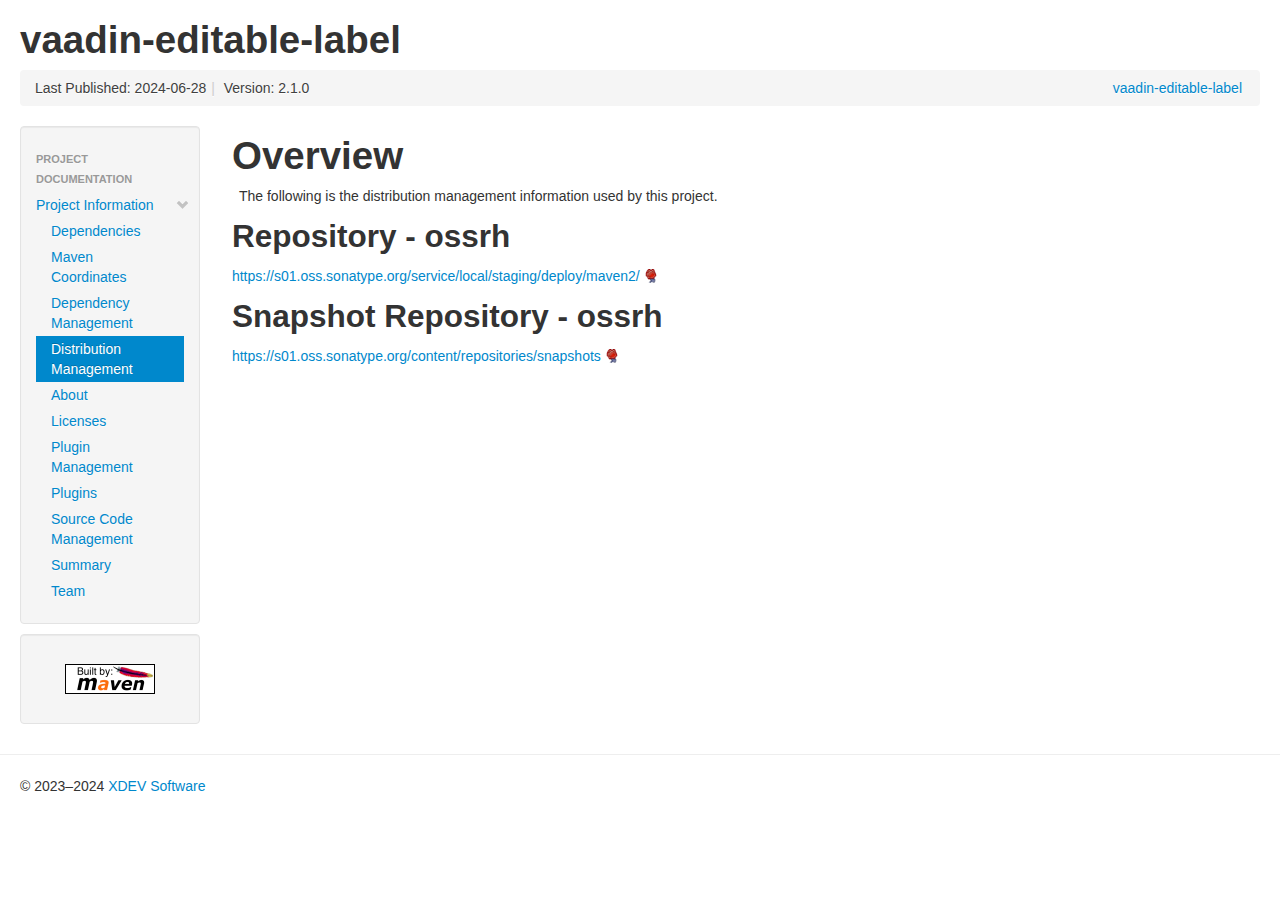
<file: distribution-management.html>
<!DOCTYPE html>


<!--
 | Generated by Apache Maven Doxia Site Renderer 2.0.0-M19 from org.apache.maven.plugins:maven-project-info-reports-plugin:3.6.1:distribution-management at 2024-06-28
 | Rendered using Apache Maven Fluido Skin 2.0.0-M9
-->
<html xmlns="http://www.w3.org/1999/xhtml" lang="en">
  <head>
    <meta charset="UTF-8" />
    <meta name="viewport" content="width=device-width, initial-scale=1" />
    <meta name="generator" content="Apache Maven Doxia Site Renderer 2.0.0-M19" />
    <title>Project Distribution Management – vaadin-editable-label</title>
    <link rel="stylesheet" href="./css/apache-maven-fluido-2.0.0-M9.min.css" />
    <link rel="stylesheet" href="./css/site.css" />
    <link rel="stylesheet" href="./css/print.css" media="print" />
    <script src="./js/apache-maven-fluido-2.0.0-M9.min.js"></script>
  </head>
  <body>
    <div class="container-fluid container-fluid-top">
      <header>
        <div id="banner">
          <div class="pull-left"><div id="bannerLeft"><h1>vaadin-editable-label</h1></div></div>
          <div class="pull-right"></div>
          <div class="clear"><hr/></div>
        </div>

        <div id="breadcrumbs">
          <ul class="breadcrumb">
        <li id="publishDate">Last Published: 2024-06-28<span class="divider">|</span>
</li>
          <li id="projectVersion">Version: 2.1.0</li>
        <li class="pull-right"><a href="./">vaadin-editable-label</a></li>
          </ul>
        </div>
      </header>
      <div class="row-fluid">
        <header id="leftColumn" class="span2">
          <nav class="well sidebar-nav">
  <ul class="nav nav-list">
   <li class="nav-header">Project Documentation</li>
    <li><a href="project-info.html"><span class="icon-chevron-down"></span>Project Information</a>
     <ul class="nav nav-list">
      <li><a href="dependencies.html">Dependencies</a></li>
      <li><a href="dependency-info.html">Maven Coordinates</a></li>
      <li><a href="dependency-management.html">Dependency Management</a></li>
      <li class="active"><a>Distribution Management</a></li>
      <li><a href="index.html">About</a></li>
      <li><a href="licenses.html">Licenses</a></li>
      <li><a href="plugin-management.html">Plugin Management</a></li>
      <li><a href="plugins.html">Plugins</a></li>
      <li><a href="scm.html">Source Code Management</a></li>
      <li><a href="summary.html">Summary</a></li>
      <li><a href="team.html">Team</a></li>
     </ul></li>
  </ul>
          </nav>
          <div class="well sidebar-nav">
            <div id="poweredBy">
              <div class="clear"></div>
              <div class="clear"></div>
<a href="https://maven.apache.org/" class="builtBy" target="_blank"><img class="builtBy" alt="Built by Maven" src="./images/logos/maven-feather.png" /></a>
            </div>
          </div>
        </header>
        <main id="bodyColumn" class="span10">
<section>
<h1>Overview</h1><a id="Overview"></a>
<p>The following is the distribution management information used by this project.</p><section>
<h2>Repository - ossrh</h2><a id="Repository_-_ossrh"></a><a class="externalLink" href="https://s01.oss.sonatype.org/service/local/staging/deploy/maven2/">https://s01.oss.sonatype.org/service/local/staging/deploy/maven2/</a></section><section>
<h2>Snapshot Repository - ossrh</h2><a id="Snapshot_Repository_-_ossrh"></a><a class="externalLink" href="https://s01.oss.sonatype.org/content/repositories/snapshots">https://s01.oss.sonatype.org/content/repositories/snapshots</a></section></section>
        </main>
      </div>
    </div>
    <hr/>
    <footer>
      <div class="container-fluid">
        <div class="row-fluid">
            <p>©      2023–2024
<a href="https://xdev.software">XDEV Software</a>
</p>
        </div>
      </div>
    </footer>
<script>
  if(anchors) {
    anchors.add();
  }
</script>
  </body>
</html>
</file>
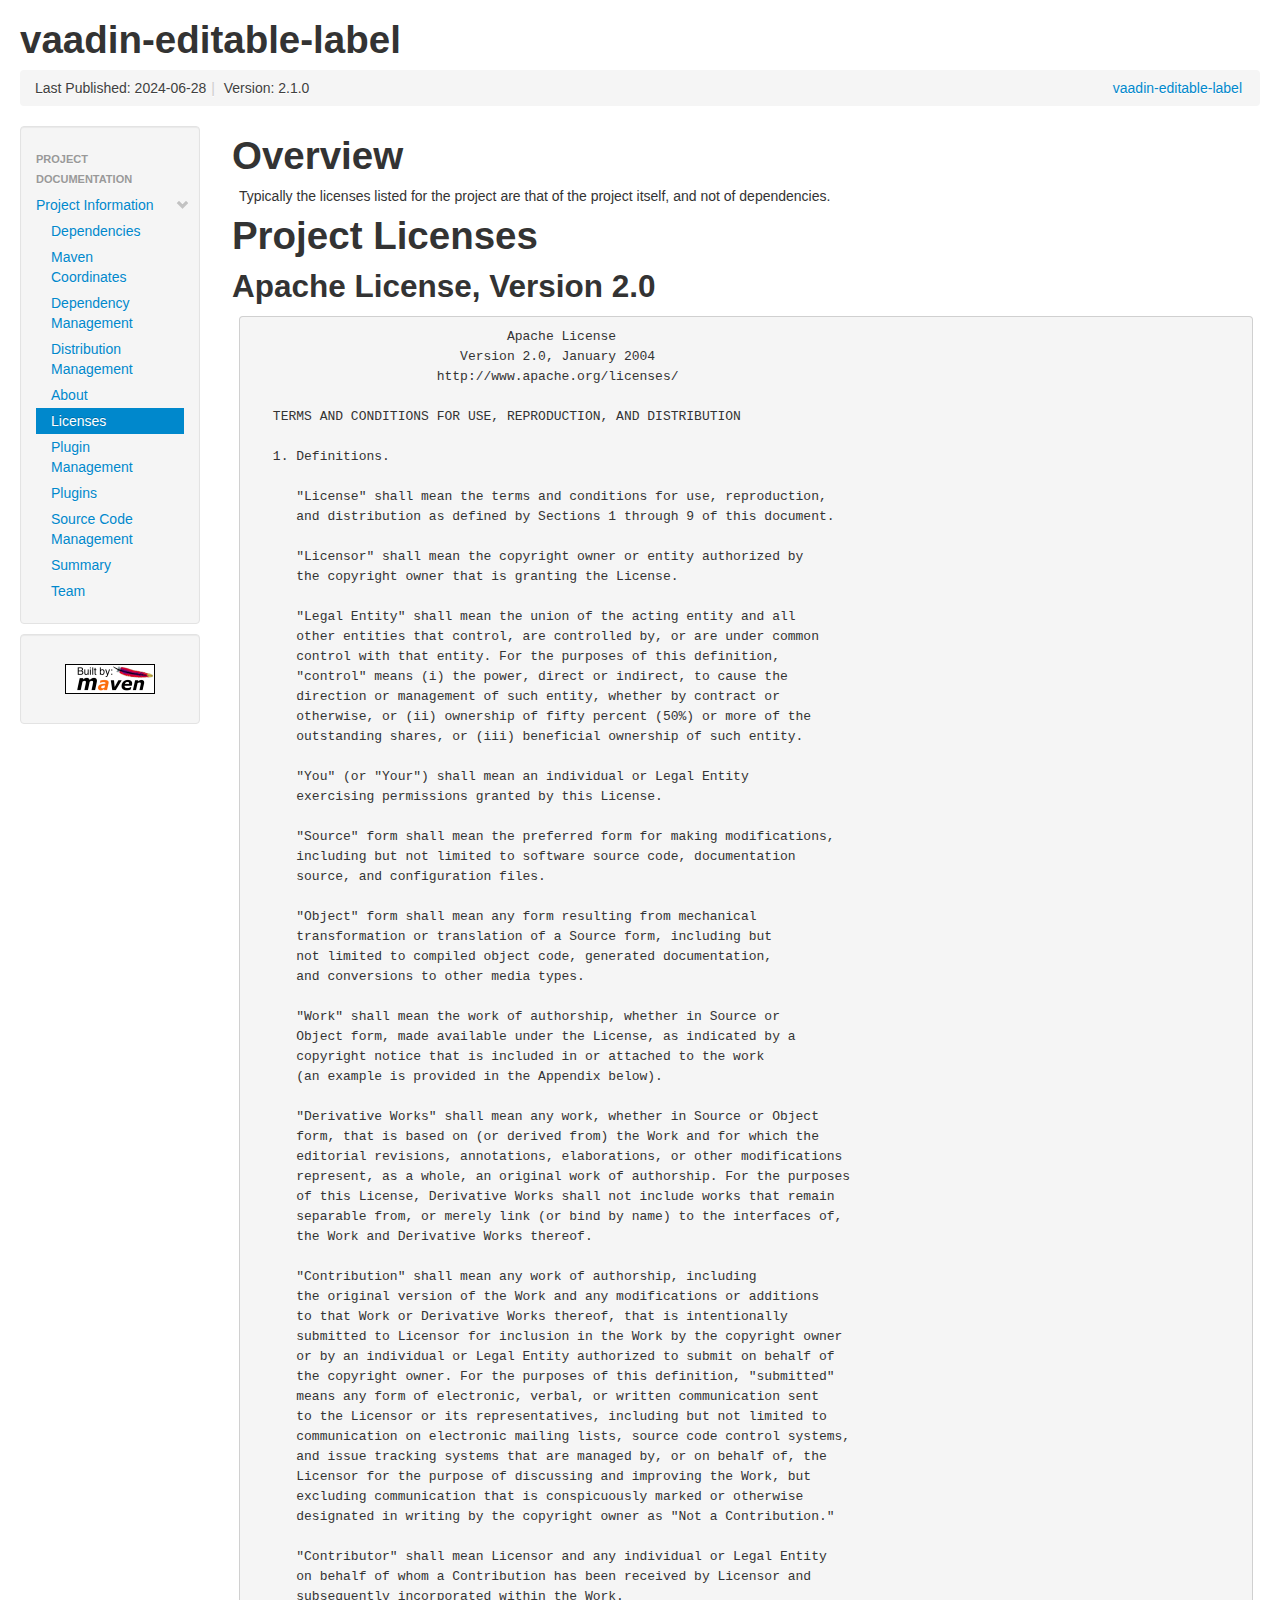
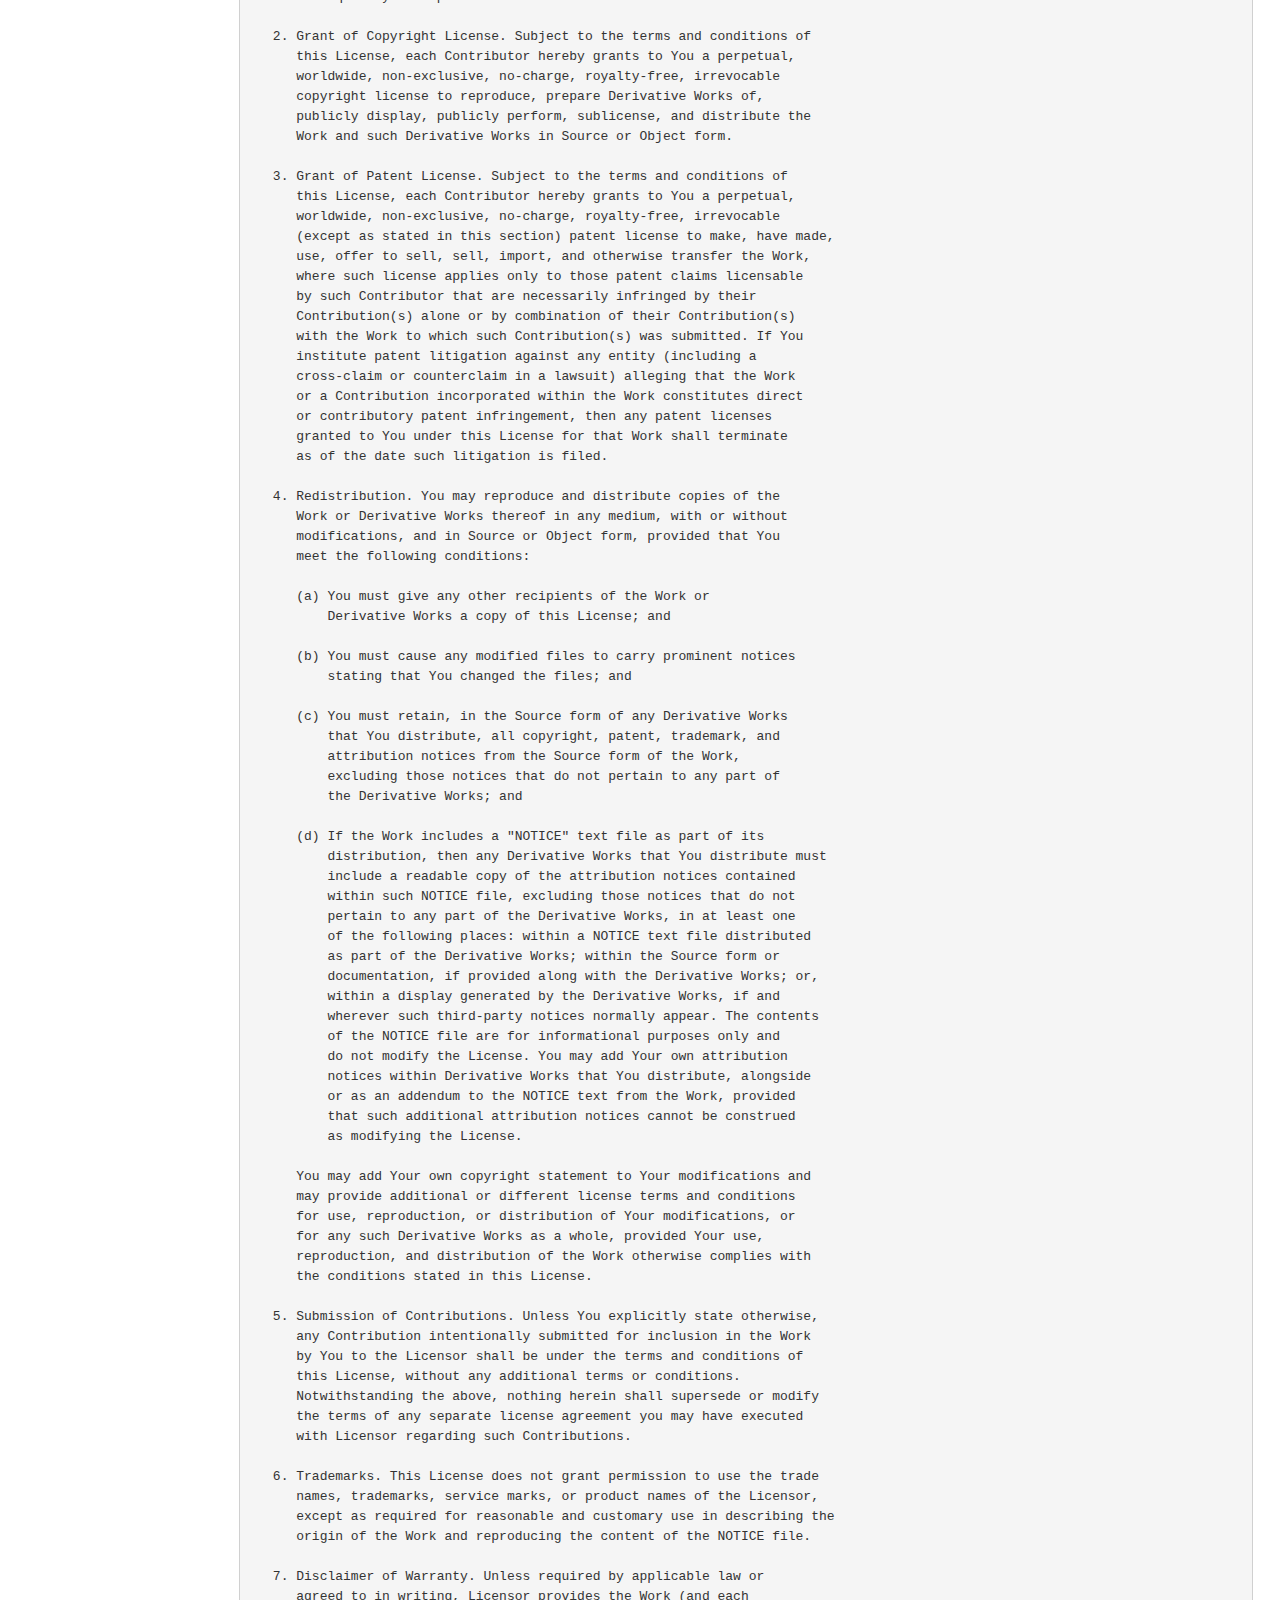
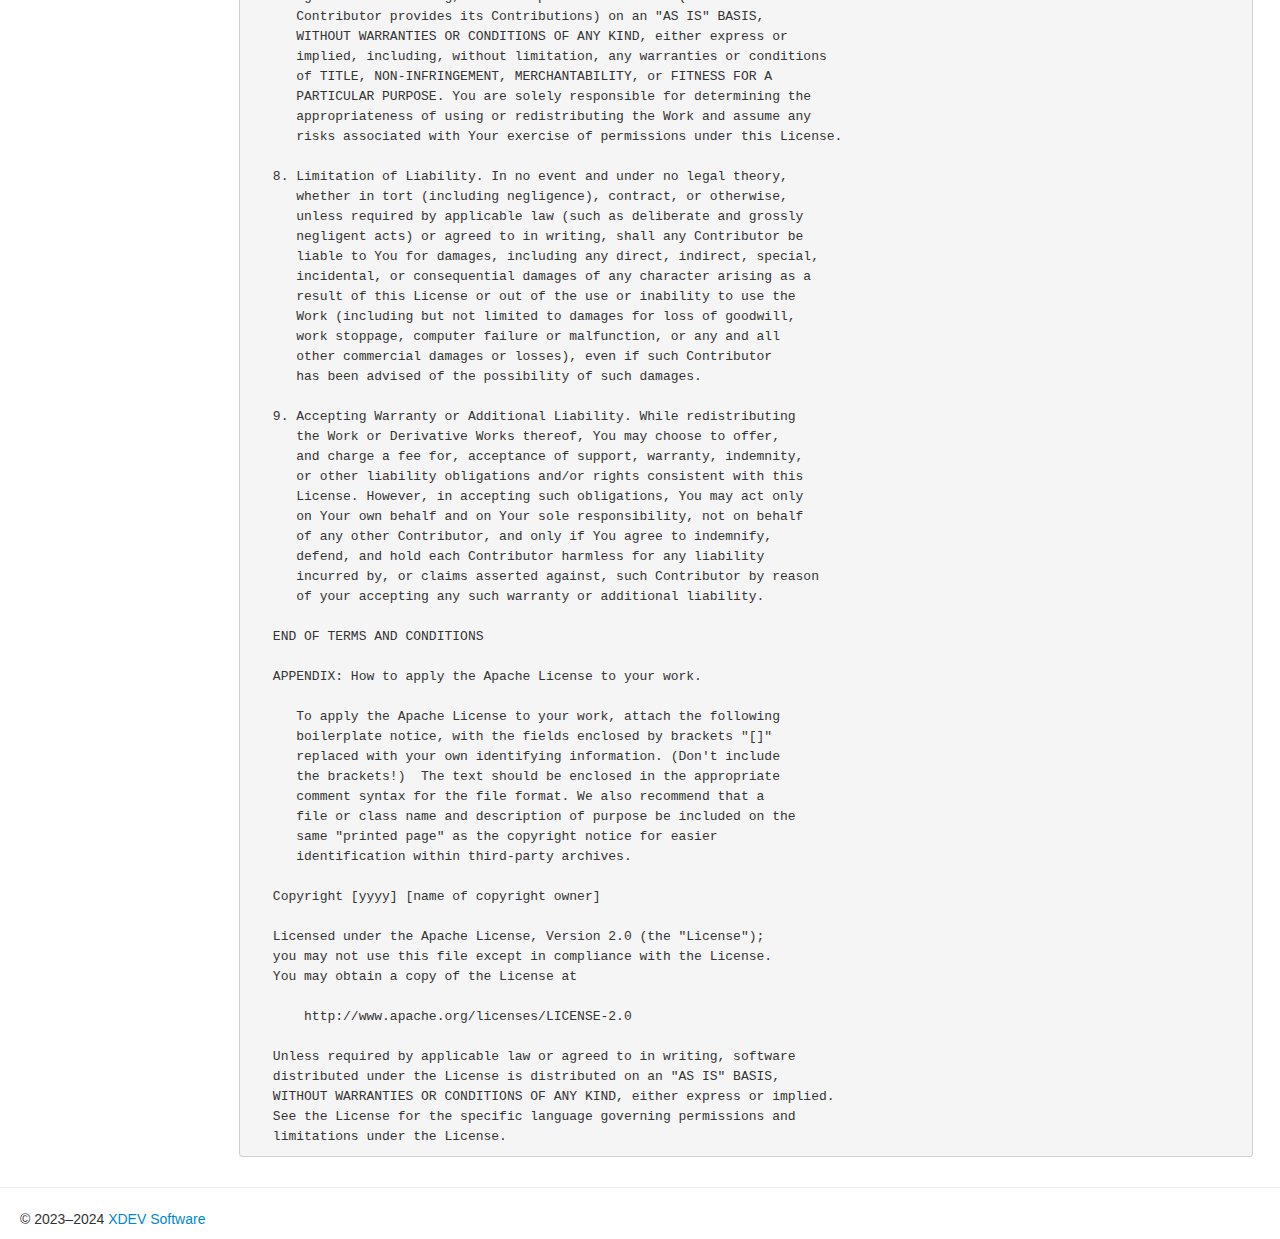
<file: licenses.html>
<!DOCTYPE html>


<!--
 | Generated by Apache Maven Doxia Site Renderer 2.0.0-M19 from org.apache.maven.plugins:maven-project-info-reports-plugin:3.6.1:licenses at 2024-06-28
 | Rendered using Apache Maven Fluido Skin 2.0.0-M9
-->
<html xmlns="http://www.w3.org/1999/xhtml" lang="en">
  <head>
    <meta charset="UTF-8" />
    <meta name="viewport" content="width=device-width, initial-scale=1" />
    <meta name="generator" content="Apache Maven Doxia Site Renderer 2.0.0-M19" />
    <title>Project Licenses – vaadin-editable-label</title>
    <link rel="stylesheet" href="./css/apache-maven-fluido-2.0.0-M9.min.css" />
    <link rel="stylesheet" href="./css/site.css" />
    <link rel="stylesheet" href="./css/print.css" media="print" />
    <script src="./js/apache-maven-fluido-2.0.0-M9.min.js"></script>
  </head>
  <body>
    <div class="container-fluid container-fluid-top">
      <header>
        <div id="banner">
          <div class="pull-left"><div id="bannerLeft"><h1>vaadin-editable-label</h1></div></div>
          <div class="pull-right"></div>
          <div class="clear"><hr/></div>
        </div>

        <div id="breadcrumbs">
          <ul class="breadcrumb">
        <li id="publishDate">Last Published: 2024-06-28<span class="divider">|</span>
</li>
          <li id="projectVersion">Version: 2.1.0</li>
        <li class="pull-right"><a href="./">vaadin-editable-label</a></li>
          </ul>
        </div>
      </header>
      <div class="row-fluid">
        <header id="leftColumn" class="span2">
          <nav class="well sidebar-nav">
  <ul class="nav nav-list">
   <li class="nav-header">Project Documentation</li>
    <li><a href="project-info.html"><span class="icon-chevron-down"></span>Project Information</a>
     <ul class="nav nav-list">
      <li><a href="dependencies.html">Dependencies</a></li>
      <li><a href="dependency-info.html">Maven Coordinates</a></li>
      <li><a href="dependency-management.html">Dependency Management</a></li>
      <li><a href="distribution-management.html">Distribution Management</a></li>
      <li><a href="index.html">About</a></li>
      <li class="active"><a>Licenses</a></li>
      <li><a href="plugin-management.html">Plugin Management</a></li>
      <li><a href="plugins.html">Plugins</a></li>
      <li><a href="scm.html">Source Code Management</a></li>
      <li><a href="summary.html">Summary</a></li>
      <li><a href="team.html">Team</a></li>
     </ul></li>
  </ul>
          </nav>
          <div class="well sidebar-nav">
            <div id="poweredBy">
              <div class="clear"></div>
              <div class="clear"></div>
<a href="https://maven.apache.org/" class="builtBy" target="_blank"><img class="builtBy" alt="Built by Maven" src="./images/logos/maven-feather.png" /></a>
            </div>
          </div>
        </header>
        <main id="bodyColumn" class="span10">
<section>
<h1>Overview</h1><a id="Overview"></a>
<p>Typically the licenses listed for the project are that of the project itself, and not of dependencies.</p></section><section>
<h1>Project Licenses</h1><a id="Project_Licenses"></a><section>
<h2>Apache License, Version 2.0</h2><a id="Apache_License.2C_Version_2.0"></a>
<pre>
                                 Apache License
                           Version 2.0, January 2004
                        http://www.apache.org/licenses/

   TERMS AND CONDITIONS FOR USE, REPRODUCTION, AND DISTRIBUTION

   1. Definitions.

      &quot;License&quot; shall mean the terms and conditions for use, reproduction,
      and distribution as defined by Sections 1 through 9 of this document.

      &quot;Licensor&quot; shall mean the copyright owner or entity authorized by
      the copyright owner that is granting the License.

      &quot;Legal Entity&quot; shall mean the union of the acting entity and all
      other entities that control, are controlled by, or are under common
      control with that entity. For the purposes of this definition,
      &quot;control&quot; means (i) the power, direct or indirect, to cause the
      direction or management of such entity, whether by contract or
      otherwise, or (ii) ownership of fifty percent (50%) or more of the
      outstanding shares, or (iii) beneficial ownership of such entity.

      &quot;You&quot; (or &quot;Your&quot;) shall mean an individual or Legal Entity
      exercising permissions granted by this License.

      &quot;Source&quot; form shall mean the preferred form for making modifications,
      including but not limited to software source code, documentation
      source, and configuration files.

      &quot;Object&quot; form shall mean any form resulting from mechanical
      transformation or translation of a Source form, including but
      not limited to compiled object code, generated documentation,
      and conversions to other media types.

      &quot;Work&quot; shall mean the work of authorship, whether in Source or
      Object form, made available under the License, as indicated by a
      copyright notice that is included in or attached to the work
      (an example is provided in the Appendix below).

      &quot;Derivative Works&quot; shall mean any work, whether in Source or Object
      form, that is based on (or derived from) the Work and for which the
      editorial revisions, annotations, elaborations, or other modifications
      represent, as a whole, an original work of authorship. For the purposes
      of this License, Derivative Works shall not include works that remain
      separable from, or merely link (or bind by name) to the interfaces of,
      the Work and Derivative Works thereof.

      &quot;Contribution&quot; shall mean any work of authorship, including
      the original version of the Work and any modifications or additions
      to that Work or Derivative Works thereof, that is intentionally
      submitted to Licensor for inclusion in the Work by the copyright owner
      or by an individual or Legal Entity authorized to submit on behalf of
      the copyright owner. For the purposes of this definition, &quot;submitted&quot;
      means any form of electronic, verbal, or written communication sent
      to the Licensor or its representatives, including but not limited to
      communication on electronic mailing lists, source code control systems,
      and issue tracking systems that are managed by, or on behalf of, the
      Licensor for the purpose of discussing and improving the Work, but
      excluding communication that is conspicuously marked or otherwise
      designated in writing by the copyright owner as &quot;Not a Contribution.&quot;

      &quot;Contributor&quot; shall mean Licensor and any individual or Legal Entity
      on behalf of whom a Contribution has been received by Licensor and
      subsequently incorporated within the Work.

   2. Grant of Copyright License. Subject to the terms and conditions of
      this License, each Contributor hereby grants to You a perpetual,
      worldwide, non-exclusive, no-charge, royalty-free, irrevocable
      copyright license to reproduce, prepare Derivative Works of,
      publicly display, publicly perform, sublicense, and distribute the
      Work and such Derivative Works in Source or Object form.

   3. Grant of Patent License. Subject to the terms and conditions of
      this License, each Contributor hereby grants to You a perpetual,
      worldwide, non-exclusive, no-charge, royalty-free, irrevocable
      (except as stated in this section) patent license to make, have made,
      use, offer to sell, sell, import, and otherwise transfer the Work,
      where such license applies only to those patent claims licensable
      by such Contributor that are necessarily infringed by their
      Contribution(s) alone or by combination of their Contribution(s)
      with the Work to which such Contribution(s) was submitted. If You
      institute patent litigation against any entity (including a
      cross-claim or counterclaim in a lawsuit) alleging that the Work
      or a Contribution incorporated within the Work constitutes direct
      or contributory patent infringement, then any patent licenses
      granted to You under this License for that Work shall terminate
      as of the date such litigation is filed.

   4. Redistribution. You may reproduce and distribute copies of the
      Work or Derivative Works thereof in any medium, with or without
      modifications, and in Source or Object form, provided that You
      meet the following conditions:

      (a) You must give any other recipients of the Work or
          Derivative Works a copy of this License; and

      (b) You must cause any modified files to carry prominent notices
          stating that You changed the files; and

      (c) You must retain, in the Source form of any Derivative Works
          that You distribute, all copyright, patent, trademark, and
          attribution notices from the Source form of the Work,
          excluding those notices that do not pertain to any part of
          the Derivative Works; and

      (d) If the Work includes a &quot;NOTICE&quot; text file as part of its
          distribution, then any Derivative Works that You distribute must
          include a readable copy of the attribution notices contained
          within such NOTICE file, excluding those notices that do not
          pertain to any part of the Derivative Works, in at least one
          of the following places: within a NOTICE text file distributed
          as part of the Derivative Works; within the Source form or
          documentation, if provided along with the Derivative Works; or,
          within a display generated by the Derivative Works, if and
          wherever such third-party notices normally appear. The contents
          of the NOTICE file are for informational purposes only and
          do not modify the License. You may add Your own attribution
          notices within Derivative Works that You distribute, alongside
          or as an addendum to the NOTICE text from the Work, provided
          that such additional attribution notices cannot be construed
          as modifying the License.

      You may add Your own copyright statement to Your modifications and
      may provide additional or different license terms and conditions
      for use, reproduction, or distribution of Your modifications, or
      for any such Derivative Works as a whole, provided Your use,
      reproduction, and distribution of the Work otherwise complies with
      the conditions stated in this License.

   5. Submission of Contributions. Unless You explicitly state otherwise,
      any Contribution intentionally submitted for inclusion in the Work
      by You to the Licensor shall be under the terms and conditions of
      this License, without any additional terms or conditions.
      Notwithstanding the above, nothing herein shall supersede or modify
      the terms of any separate license agreement you may have executed
      with Licensor regarding such Contributions.

   6. Trademarks. This License does not grant permission to use the trade
      names, trademarks, service marks, or product names of the Licensor,
      except as required for reasonable and customary use in describing the
      origin of the Work and reproducing the content of the NOTICE file.

   7. Disclaimer of Warranty. Unless required by applicable law or
      agreed to in writing, Licensor provides the Work (and each
      Contributor provides its Contributions) on an &quot;AS IS&quot; BASIS,
      WITHOUT WARRANTIES OR CONDITIONS OF ANY KIND, either express or
      implied, including, without limitation, any warranties or conditions
      of TITLE, NON-INFRINGEMENT, MERCHANTABILITY, or FITNESS FOR A
      PARTICULAR PURPOSE. You are solely responsible for determining the
      appropriateness of using or redistributing the Work and assume any
      risks associated with Your exercise of permissions under this License.

   8. Limitation of Liability. In no event and under no legal theory,
      whether in tort (including negligence), contract, or otherwise,
      unless required by applicable law (such as deliberate and grossly
      negligent acts) or agreed to in writing, shall any Contributor be
      liable to You for damages, including any direct, indirect, special,
      incidental, or consequential damages of any character arising as a
      result of this License or out of the use or inability to use the
      Work (including but not limited to damages for loss of goodwill,
      work stoppage, computer failure or malfunction, or any and all
      other commercial damages or losses), even if such Contributor
      has been advised of the possibility of such damages.

   9. Accepting Warranty or Additional Liability. While redistributing
      the Work or Derivative Works thereof, You may choose to offer,
      and charge a fee for, acceptance of support, warranty, indemnity,
      or other liability obligations and/or rights consistent with this
      License. However, in accepting such obligations, You may act only
      on Your own behalf and on Your sole responsibility, not on behalf
      of any other Contributor, and only if You agree to indemnify,
      defend, and hold each Contributor harmless for any liability
      incurred by, or claims asserted against, such Contributor by reason
      of your accepting any such warranty or additional liability.

   END OF TERMS AND CONDITIONS

   APPENDIX: How to apply the Apache License to your work.

      To apply the Apache License to your work, attach the following
      boilerplate notice, with the fields enclosed by brackets &quot;[]&quot;
      replaced with your own identifying information. (Don't include
      the brackets!)  The text should be enclosed in the appropriate
      comment syntax for the file format. We also recommend that a
      file or class name and description of purpose be included on the
      same &quot;printed page&quot; as the copyright notice for easier
      identification within third-party archives.

   Copyright [yyyy] [name of copyright owner]

   Licensed under the Apache License, Version 2.0 (the &quot;License&quot;);
   you may not use this file except in compliance with the License.
   You may obtain a copy of the License at

       http://www.apache.org/licenses/LICENSE-2.0

   Unless required by applicable law or agreed to in writing, software
   distributed under the License is distributed on an &quot;AS IS&quot; BASIS,
   WITHOUT WARRANTIES OR CONDITIONS OF ANY KIND, either express or implied.
   See the License for the specific language governing permissions and
   limitations under the License.
</pre></section></section>
        </main>
      </div>
    </div>
    <hr/>
    <footer>
      <div class="container-fluid">
        <div class="row-fluid">
            <p>©      2023–2024
<a href="https://xdev.software">XDEV Software</a>
</p>
        </div>
      </div>
    </footer>
<script>
  if(anchors) {
    anchors.add();
  }
</script>
  </body>
</html>
</file>
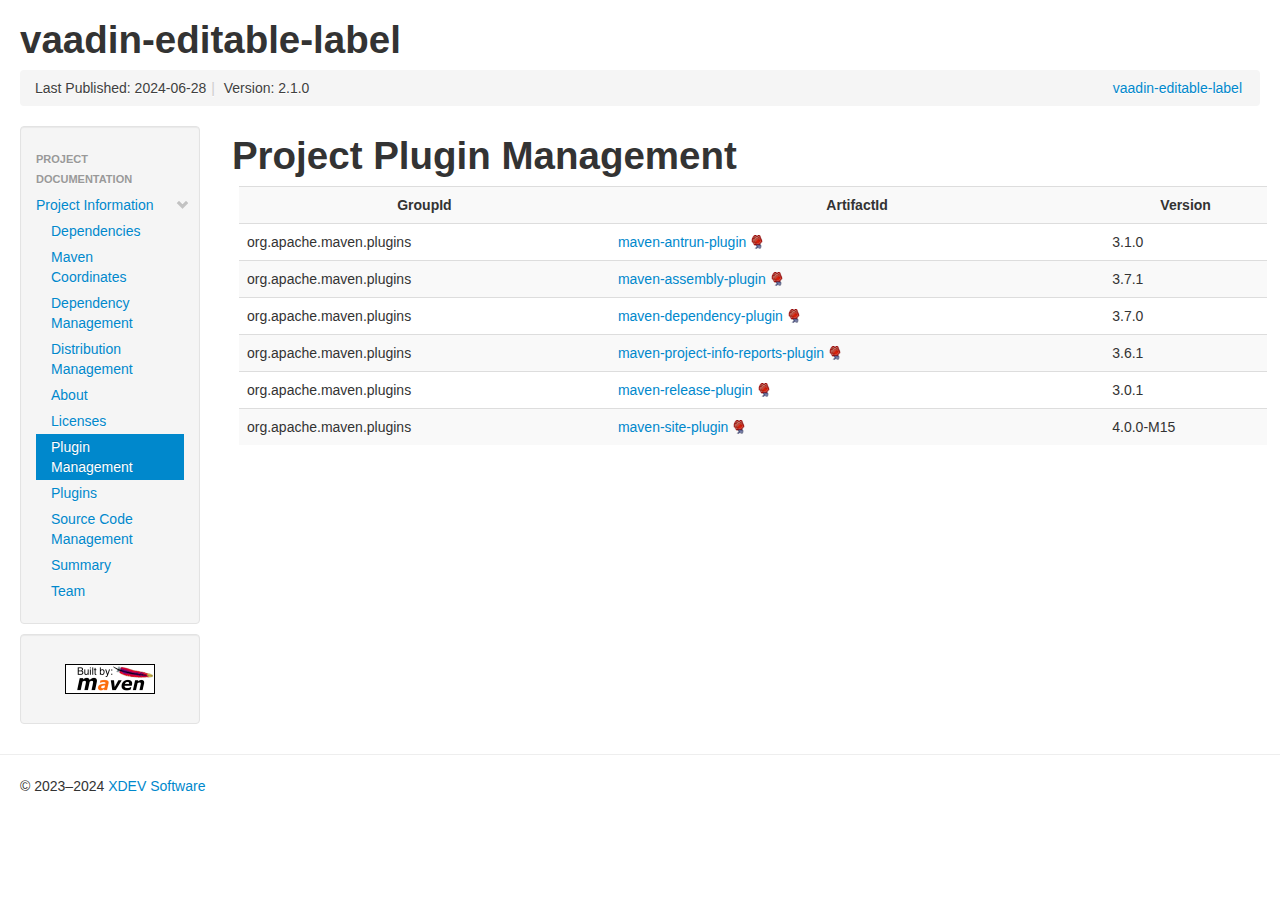
<file: plugin-management.html>
<!DOCTYPE html>


<!--
 | Generated by Apache Maven Doxia Site Renderer 2.0.0-M19 from org.apache.maven.plugins:maven-project-info-reports-plugin:3.6.1:plugin-management at 2024-06-28
 | Rendered using Apache Maven Fluido Skin 2.0.0-M9
-->
<html xmlns="http://www.w3.org/1999/xhtml" lang="en">
  <head>
    <meta charset="UTF-8" />
    <meta name="viewport" content="width=device-width, initial-scale=1" />
    <meta name="generator" content="Apache Maven Doxia Site Renderer 2.0.0-M19" />
    <title>Project Plugin Management – vaadin-editable-label</title>
    <link rel="stylesheet" href="./css/apache-maven-fluido-2.0.0-M9.min.css" />
    <link rel="stylesheet" href="./css/site.css" />
    <link rel="stylesheet" href="./css/print.css" media="print" />
    <script src="./js/apache-maven-fluido-2.0.0-M9.min.js"></script>
  </head>
  <body>
    <div class="container-fluid container-fluid-top">
      <header>
        <div id="banner">
          <div class="pull-left"><div id="bannerLeft"><h1>vaadin-editable-label</h1></div></div>
          <div class="pull-right"></div>
          <div class="clear"><hr/></div>
        </div>

        <div id="breadcrumbs">
          <ul class="breadcrumb">
        <li id="publishDate">Last Published: 2024-06-28<span class="divider">|</span>
</li>
          <li id="projectVersion">Version: 2.1.0</li>
        <li class="pull-right"><a href="./">vaadin-editable-label</a></li>
          </ul>
        </div>
      </header>
      <div class="row-fluid">
        <header id="leftColumn" class="span2">
          <nav class="well sidebar-nav">
  <ul class="nav nav-list">
   <li class="nav-header">Project Documentation</li>
    <li><a href="project-info.html"><span class="icon-chevron-down"></span>Project Information</a>
     <ul class="nav nav-list">
      <li><a href="dependencies.html">Dependencies</a></li>
      <li><a href="dependency-info.html">Maven Coordinates</a></li>
      <li><a href="dependency-management.html">Dependency Management</a></li>
      <li><a href="distribution-management.html">Distribution Management</a></li>
      <li><a href="index.html">About</a></li>
      <li><a href="licenses.html">Licenses</a></li>
      <li class="active"><a>Plugin Management</a></li>
      <li><a href="plugins.html">Plugins</a></li>
      <li><a href="scm.html">Source Code Management</a></li>
      <li><a href="summary.html">Summary</a></li>
      <li><a href="team.html">Team</a></li>
     </ul></li>
  </ul>
          </nav>
          <div class="well sidebar-nav">
            <div id="poweredBy">
              <div class="clear"></div>
              <div class="clear"></div>
<a href="https://maven.apache.org/" class="builtBy" target="_blank"><img class="builtBy" alt="Built by Maven" src="./images/logos/maven-feather.png" /></a>
            </div>
          </div>
        </header>
        <main id="bodyColumn" class="span10">
<section>
<h1>Project Plugin Management</h1><a id="Project_Plugin_Management"></a>
<table class="table table-striped">
<tr class="a">
<th>GroupId</th>
<th>ArtifactId</th>
<th>Version</th></tr>
<tr class="b">
<td style="text-align: left;">org.apache.maven.plugins</td>
<td><a class="externalLink" href="https://maven.apache.org/plugins/maven-antrun-plugin/">maven-antrun-plugin</a></td>
<td>3.1.0</td></tr>
<tr class="a">
<td style="text-align: left;">org.apache.maven.plugins</td>
<td><a class="externalLink" href="https://maven.apache.org/plugins/maven-assembly-plugin/">maven-assembly-plugin</a></td>
<td>3.7.1</td></tr>
<tr class="b">
<td style="text-align: left;">org.apache.maven.plugins</td>
<td><a class="externalLink" href="https://maven.apache.org/plugins/maven-dependency-plugin/">maven-dependency-plugin</a></td>
<td>3.7.0</td></tr>
<tr class="a">
<td style="text-align: left;">org.apache.maven.plugins</td>
<td><a class="externalLink" href="https://maven.apache.org/plugins/maven-project-info-reports-plugin/">maven-project-info-reports-plugin</a></td>
<td>3.6.1</td></tr>
<tr class="b">
<td style="text-align: left;">org.apache.maven.plugins</td>
<td><a class="externalLink" href="https://maven.apache.org/maven-release/maven-release-plugin/">maven-release-plugin</a></td>
<td>3.0.1</td></tr>
<tr class="a">
<td style="text-align: left;">org.apache.maven.plugins</td>
<td><a class="externalLink" href="https://maven.apache.org/plugins/maven-site-plugin/">maven-site-plugin</a></td>
<td>4.0.0-M15</td></tr></table></section>
        </main>
      </div>
    </div>
    <hr/>
    <footer>
      <div class="container-fluid">
        <div class="row-fluid">
            <p>©      2023–2024
<a href="https://xdev.software">XDEV Software</a>
</p>
        </div>
      </div>
    </footer>
<script>
  if(anchors) {
    anchors.add();
  }
</script>
  </body>
</html>
</file>
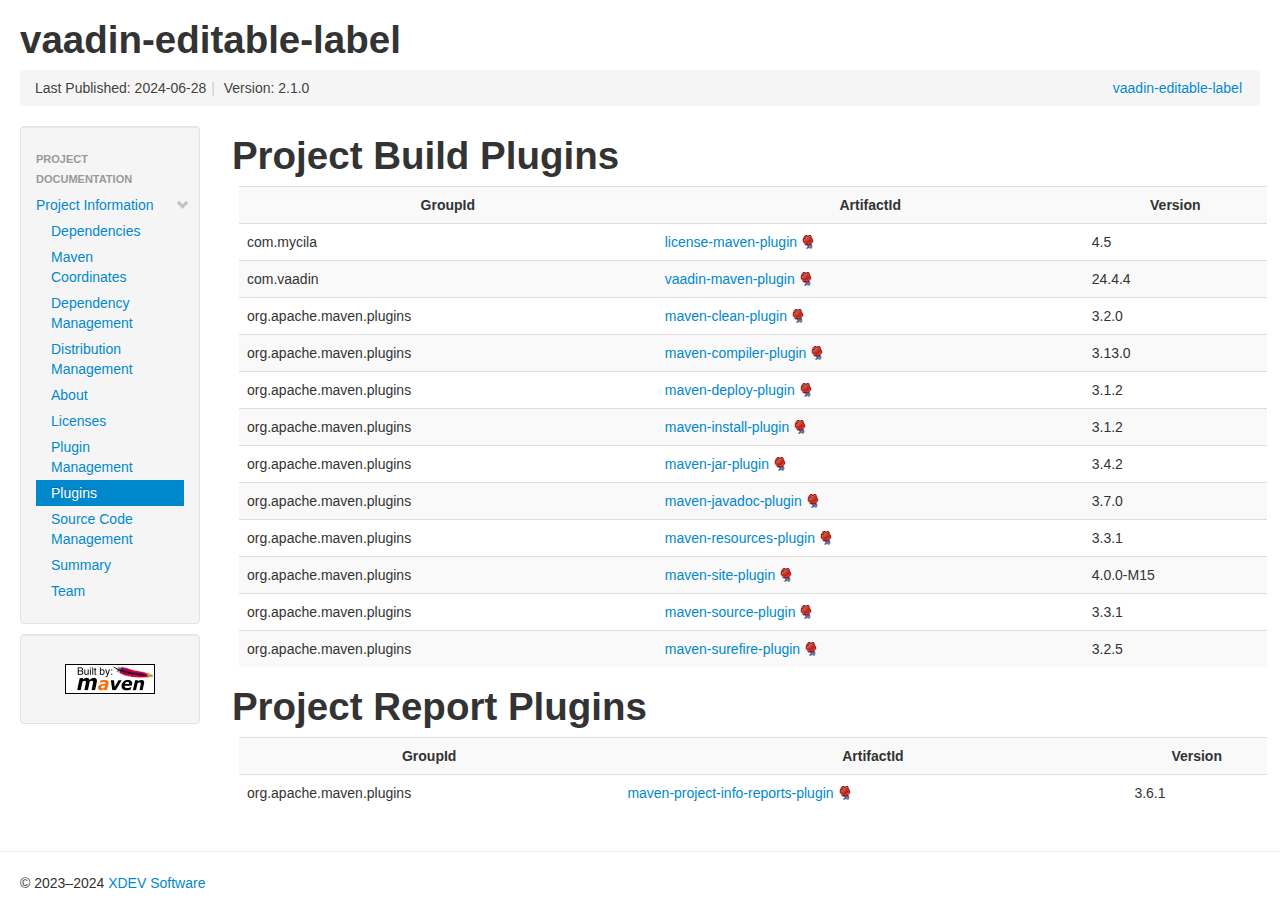
<file: plugins.html>
<!DOCTYPE html>


<!--
 | Generated by Apache Maven Doxia Site Renderer 2.0.0-M19 from org.apache.maven.plugins:maven-project-info-reports-plugin:3.6.1:plugins at 2024-06-28
 | Rendered using Apache Maven Fluido Skin 2.0.0-M9
-->
<html xmlns="http://www.w3.org/1999/xhtml" lang="en">
  <head>
    <meta charset="UTF-8" />
    <meta name="viewport" content="width=device-width, initial-scale=1" />
    <meta name="generator" content="Apache Maven Doxia Site Renderer 2.0.0-M19" />
    <title>Project Plugins – vaadin-editable-label</title>
    <link rel="stylesheet" href="./css/apache-maven-fluido-2.0.0-M9.min.css" />
    <link rel="stylesheet" href="./css/site.css" />
    <link rel="stylesheet" href="./css/print.css" media="print" />
    <script src="./js/apache-maven-fluido-2.0.0-M9.min.js"></script>
  </head>
  <body>
    <div class="container-fluid container-fluid-top">
      <header>
        <div id="banner">
          <div class="pull-left"><div id="bannerLeft"><h1>vaadin-editable-label</h1></div></div>
          <div class="pull-right"></div>
          <div class="clear"><hr/></div>
        </div>

        <div id="breadcrumbs">
          <ul class="breadcrumb">
        <li id="publishDate">Last Published: 2024-06-28<span class="divider">|</span>
</li>
          <li id="projectVersion">Version: 2.1.0</li>
        <li class="pull-right"><a href="./">vaadin-editable-label</a></li>
          </ul>
        </div>
      </header>
      <div class="row-fluid">
        <header id="leftColumn" class="span2">
          <nav class="well sidebar-nav">
  <ul class="nav nav-list">
   <li class="nav-header">Project Documentation</li>
    <li><a href="project-info.html"><span class="icon-chevron-down"></span>Project Information</a>
     <ul class="nav nav-list">
      <li><a href="dependencies.html">Dependencies</a></li>
      <li><a href="dependency-info.html">Maven Coordinates</a></li>
      <li><a href="dependency-management.html">Dependency Management</a></li>
      <li><a href="distribution-management.html">Distribution Management</a></li>
      <li><a href="index.html">About</a></li>
      <li><a href="licenses.html">Licenses</a></li>
      <li><a href="plugin-management.html">Plugin Management</a></li>
      <li class="active"><a>Plugins</a></li>
      <li><a href="scm.html">Source Code Management</a></li>
      <li><a href="summary.html">Summary</a></li>
      <li><a href="team.html">Team</a></li>
     </ul></li>
  </ul>
          </nav>
          <div class="well sidebar-nav">
            <div id="poweredBy">
              <div class="clear"></div>
              <div class="clear"></div>
<a href="https://maven.apache.org/" class="builtBy" target="_blank"><img class="builtBy" alt="Built by Maven" src="./images/logos/maven-feather.png" /></a>
            </div>
          </div>
        </header>
        <main id="bodyColumn" class="span10">
<section>
<h1>Project Build Plugins</h1><a id="Project_Build_Plugins"></a>
<table class="table table-striped">
<tr class="a">
<th>GroupId</th>
<th>ArtifactId</th>
<th>Version</th></tr>
<tr class="b">
<td style="text-align: left;">com.mycila</td>
<td><a class="externalLink" href="https://oss.carbou.me/license-maven-plugin">license-maven-plugin</a></td>
<td>4.5</td></tr>
<tr class="a">
<td style="text-align: left;">com.vaadin</td>
<td><a class="externalLink" href="https://vaadin.com/vaadin-maven-plugin">vaadin-maven-plugin</a></td>
<td>24.4.4</td></tr>
<tr class="b">
<td style="text-align: left;">org.apache.maven.plugins</td>
<td><a class="externalLink" href="https://maven.apache.org/plugins/maven-clean-plugin/">maven-clean-plugin</a></td>
<td>3.2.0</td></tr>
<tr class="a">
<td style="text-align: left;">org.apache.maven.plugins</td>
<td><a class="externalLink" href="https://maven.apache.org/plugins/maven-compiler-plugin/">maven-compiler-plugin</a></td>
<td>3.13.0</td></tr>
<tr class="b">
<td style="text-align: left;">org.apache.maven.plugins</td>
<td><a class="externalLink" href="https://maven.apache.org/plugins/maven-deploy-plugin/">maven-deploy-plugin</a></td>
<td>3.1.2</td></tr>
<tr class="a">
<td style="text-align: left;">org.apache.maven.plugins</td>
<td><a class="externalLink" href="https://maven.apache.org/plugins/maven-install-plugin/">maven-install-plugin</a></td>
<td>3.1.2</td></tr>
<tr class="b">
<td style="text-align: left;">org.apache.maven.plugins</td>
<td><a class="externalLink" href="https://maven.apache.org/plugins/maven-jar-plugin/">maven-jar-plugin</a></td>
<td>3.4.2</td></tr>
<tr class="a">
<td style="text-align: left;">org.apache.maven.plugins</td>
<td><a class="externalLink" href="https://maven.apache.org/plugins/maven-javadoc-plugin/">maven-javadoc-plugin</a></td>
<td>3.7.0</td></tr>
<tr class="b">
<td style="text-align: left;">org.apache.maven.plugins</td>
<td><a class="externalLink" href="https://maven.apache.org/plugins/maven-resources-plugin/">maven-resources-plugin</a></td>
<td>3.3.1</td></tr>
<tr class="a">
<td style="text-align: left;">org.apache.maven.plugins</td>
<td><a class="externalLink" href="https://maven.apache.org/plugins/maven-site-plugin/">maven-site-plugin</a></td>
<td>4.0.0-M15</td></tr>
<tr class="b">
<td style="text-align: left;">org.apache.maven.plugins</td>
<td><a class="externalLink" href="https://maven.apache.org/plugins/maven-source-plugin/">maven-source-plugin</a></td>
<td>3.3.1</td></tr>
<tr class="a">
<td style="text-align: left;">org.apache.maven.plugins</td>
<td><a class="externalLink" href="https://maven.apache.org/surefire/maven-surefire-plugin/">maven-surefire-plugin</a></td>
<td>3.2.5</td></tr></table></section><section>
<h1>Project Report Plugins</h1><a id="Project_Report_Plugins"></a>
<table class="table table-striped">
<tr class="a">
<th>GroupId</th>
<th>ArtifactId</th>
<th>Version</th></tr>
<tr class="b">
<td style="text-align: left;">org.apache.maven.plugins</td>
<td><a class="externalLink" href="https://maven.apache.org/plugins/maven-project-info-reports-plugin/">maven-project-info-reports-plugin</a></td>
<td>3.6.1</td></tr></table></section>
        </main>
      </div>
    </div>
    <hr/>
    <footer>
      <div class="container-fluid">
        <div class="row-fluid">
            <p>©      2023–2024
<a href="https://xdev.software">XDEV Software</a>
</p>
        </div>
      </div>
    </footer>
<script>
  if(anchors) {
    anchors.add();
  }
</script>
  </body>
</html>
</file>
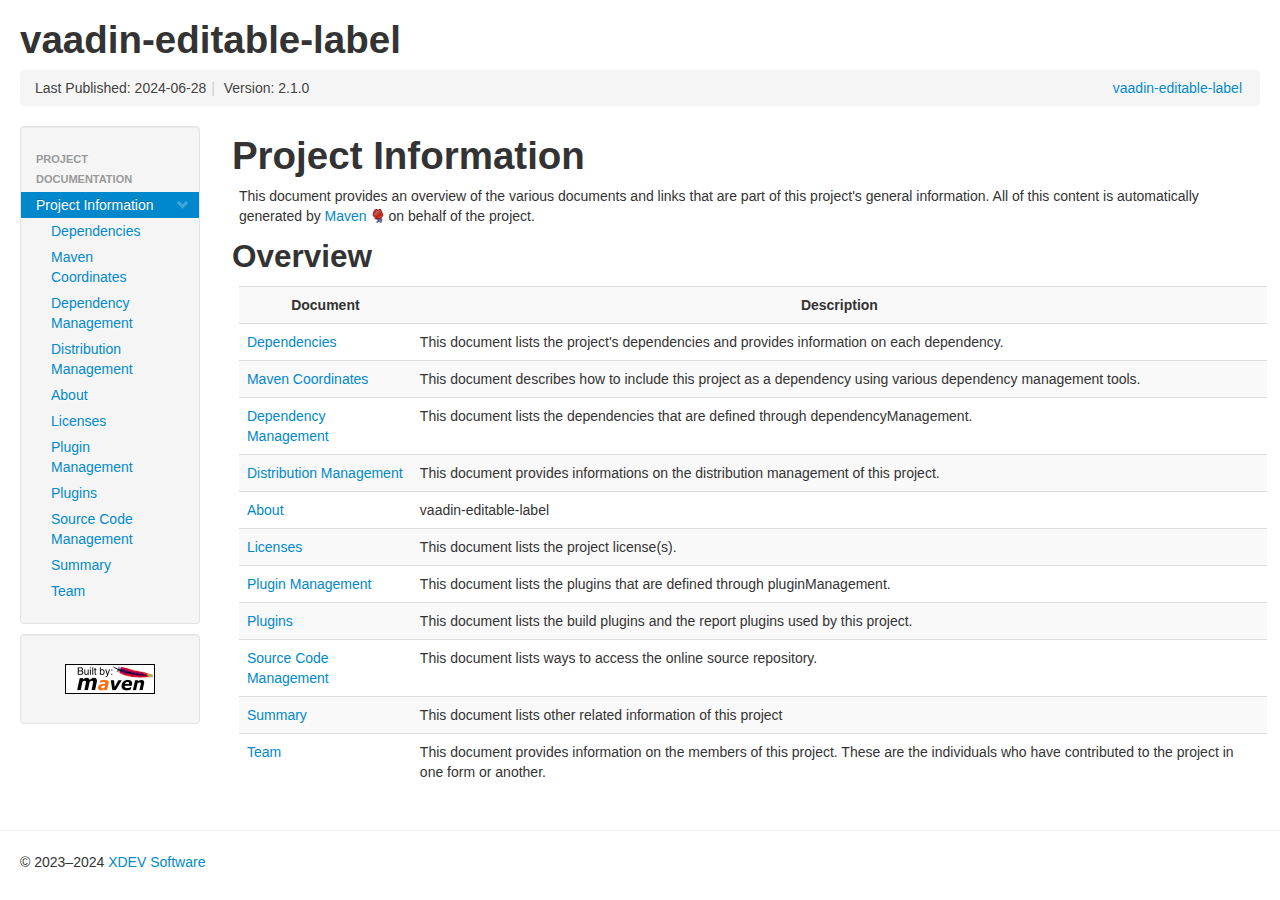
<file: project-info.html>
<!DOCTYPE html>


<!--
 | Generated by Apache Maven Doxia Site Renderer 2.0.0-M19 from org.apache.maven.plugins:maven-site-plugin:4.0.0-M15:project-info at 2024-06-28
 | Rendered using Apache Maven Fluido Skin 2.0.0-M9
-->
<html xmlns="http://www.w3.org/1999/xhtml" lang="en">
  <head>
    <meta charset="UTF-8" />
    <meta name="viewport" content="width=device-width, initial-scale=1" />
    <meta name="generator" content="Apache Maven Doxia Site Renderer 2.0.0-M19" />
    <title>Project Information – vaadin-editable-label</title>
    <link rel="stylesheet" href="./css/apache-maven-fluido-2.0.0-M9.min.css" />
    <link rel="stylesheet" href="./css/site.css" />
    <link rel="stylesheet" href="./css/print.css" media="print" />
    <script src="./js/apache-maven-fluido-2.0.0-M9.min.js"></script>
  </head>
  <body>
    <div class="container-fluid container-fluid-top">
      <header>
        <div id="banner">
          <div class="pull-left"><div id="bannerLeft"><h1>vaadin-editable-label</h1></div></div>
          <div class="pull-right"></div>
          <div class="clear"><hr/></div>
        </div>

        <div id="breadcrumbs">
          <ul class="breadcrumb">
        <li id="publishDate">Last Published: 2024-06-28<span class="divider">|</span>
</li>
          <li id="projectVersion">Version: 2.1.0</li>
        <li class="pull-right"><a href="./">vaadin-editable-label</a></li>
          </ul>
        </div>
      </header>
      <div class="row-fluid">
        <header id="leftColumn" class="span2">
          <nav class="well sidebar-nav">
  <ul class="nav nav-list">
   <li class="nav-header">Project Documentation</li>
    <li class="active"><a><span class="icon-chevron-down"></span>Project Information</a>
     <ul class="nav nav-list">
      <li><a href="dependencies.html">Dependencies</a></li>
      <li><a href="dependency-info.html">Maven Coordinates</a></li>
      <li><a href="dependency-management.html">Dependency Management</a></li>
      <li><a href="distribution-management.html">Distribution Management</a></li>
      <li><a href="index.html">About</a></li>
      <li><a href="licenses.html">Licenses</a></li>
      <li><a href="plugin-management.html">Plugin Management</a></li>
      <li><a href="plugins.html">Plugins</a></li>
      <li><a href="scm.html">Source Code Management</a></li>
      <li><a href="summary.html">Summary</a></li>
      <li><a href="team.html">Team</a></li>
     </ul></li>
  </ul>
          </nav>
          <div class="well sidebar-nav">
            <div id="poweredBy">
              <div class="clear"></div>
              <div class="clear"></div>
<a href="https://maven.apache.org/" class="builtBy" target="_blank"><img class="builtBy" alt="Built by Maven" src="./images/logos/maven-feather.png" /></a>
            </div>
          </div>
        </header>
        <main id="bodyColumn" class="span10">
<section>
<h1>Project Information</h1>
<p>This document provides an overview of the various documents and links that are part of this project's general information. All of this content is automatically generated by <a class="externalLink" href="https://maven.apache.org">Maven</a> on behalf of the project.</p><section>
<h2>Overview</h2>
<table class="table table-striped">
<tr class="a">
<th>Document</th>
<th>Description</th></tr>
<tr class="b">
<td><a href="dependencies.html">Dependencies</a></td>
<td>This document lists the project's dependencies and provides information on each dependency.</td></tr>
<tr class="a">
<td><a href="dependency-info.html">Maven Coordinates</a></td>
<td>This document describes how to include this project as a dependency using various dependency management tools.</td></tr>
<tr class="b">
<td><a href="dependency-management.html">Dependency Management</a></td>
<td>This document lists the dependencies that are defined through dependencyManagement.</td></tr>
<tr class="a">
<td><a href="distribution-management.html">Distribution Management</a></td>
<td>This document provides informations on the distribution management of this project.</td></tr>
<tr class="b">
<td><a href="index.html">About</a></td>
<td>vaadin-editable-label</td></tr>
<tr class="a">
<td><a href="licenses.html">Licenses</a></td>
<td>This document lists the project license(s).</td></tr>
<tr class="b">
<td><a href="plugin-management.html">Plugin Management</a></td>
<td>This document lists the plugins that are defined through pluginManagement.</td></tr>
<tr class="a">
<td><a href="plugins.html">Plugins</a></td>
<td>This document lists the build plugins and the report plugins used by this project.</td></tr>
<tr class="b">
<td><a href="scm.html">Source Code Management</a></td>
<td>This document lists ways to access the online source repository.</td></tr>
<tr class="a">
<td><a href="summary.html">Summary</a></td>
<td>This document lists other related information of this project</td></tr>
<tr class="b">
<td><a href="team.html">Team</a></td>
<td>This document provides information on the members of this project. These are the individuals who have contributed to the project in one form or another.</td></tr></table></section></section>
        </main>
      </div>
    </div>
    <hr/>
    <footer>
      <div class="container-fluid">
        <div class="row-fluid">
            <p>©      2023–2024
<a href="https://xdev.software">XDEV Software</a>
</p>
        </div>
      </div>
    </footer>
<script>
  if(anchors) {
    anchors.add();
  }
</script>
  </body>
</html>
</file>
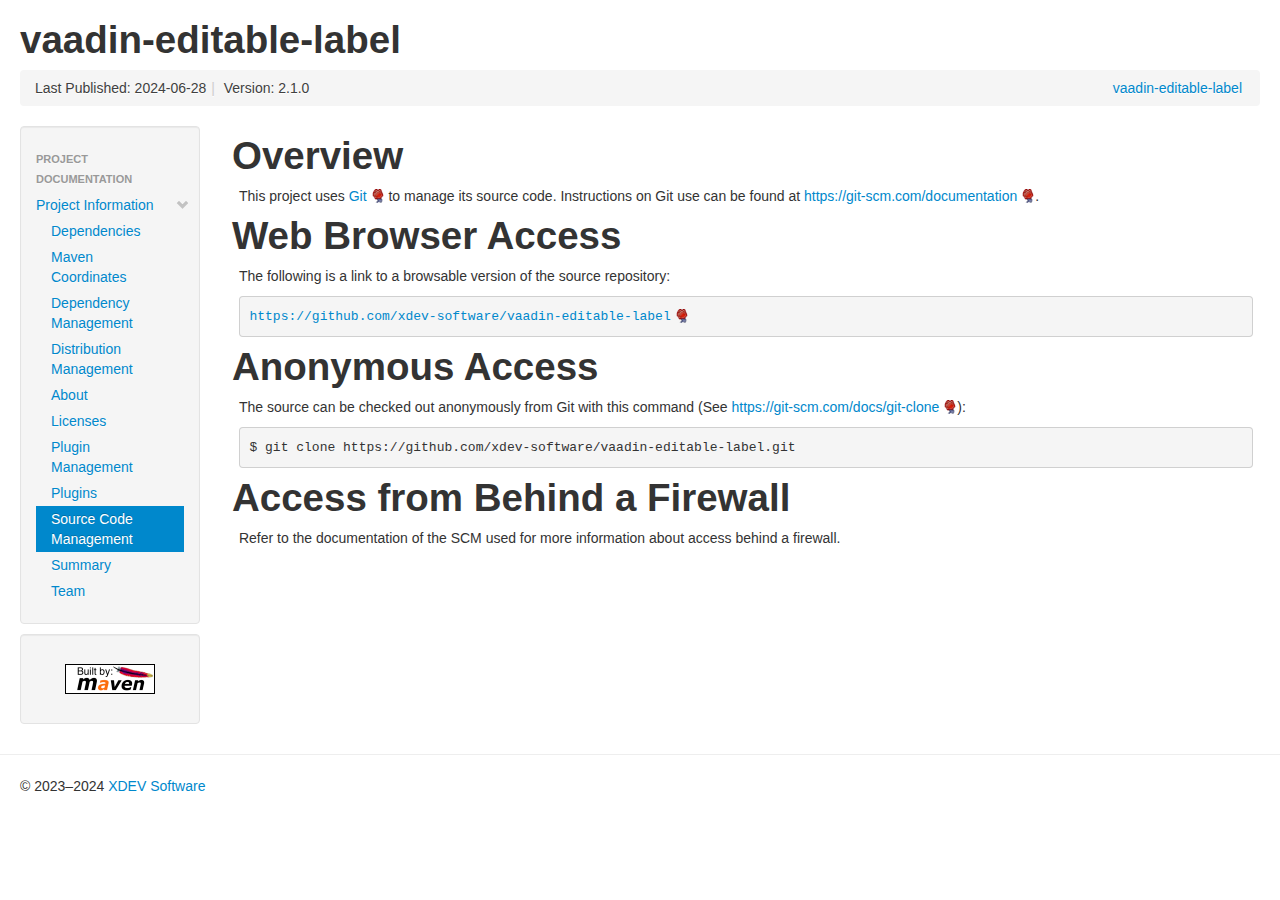
<file: scm.html>
<!DOCTYPE html>


<!--
 | Generated by Apache Maven Doxia Site Renderer 2.0.0-M19 from org.apache.maven.plugins:maven-project-info-reports-plugin:3.6.1:scm at 2024-06-28
 | Rendered using Apache Maven Fluido Skin 2.0.0-M9
-->
<html xmlns="http://www.w3.org/1999/xhtml" lang="en">
  <head>
    <meta charset="UTF-8" />
    <meta name="viewport" content="width=device-width, initial-scale=1" />
    <meta name="generator" content="Apache Maven Doxia Site Renderer 2.0.0-M19" />
    <title>Source Code Management – vaadin-editable-label</title>
    <link rel="stylesheet" href="./css/apache-maven-fluido-2.0.0-M9.min.css" />
    <link rel="stylesheet" href="./css/site.css" />
    <link rel="stylesheet" href="./css/print.css" media="print" />
    <script src="./js/apache-maven-fluido-2.0.0-M9.min.js"></script>
  </head>
  <body>
    <div class="container-fluid container-fluid-top">
      <header>
        <div id="banner">
          <div class="pull-left"><div id="bannerLeft"><h1>vaadin-editable-label</h1></div></div>
          <div class="pull-right"></div>
          <div class="clear"><hr/></div>
        </div>

        <div id="breadcrumbs">
          <ul class="breadcrumb">
        <li id="publishDate">Last Published: 2024-06-28<span class="divider">|</span>
</li>
          <li id="projectVersion">Version: 2.1.0</li>
        <li class="pull-right"><a href="./">vaadin-editable-label</a></li>
          </ul>
        </div>
      </header>
      <div class="row-fluid">
        <header id="leftColumn" class="span2">
          <nav class="well sidebar-nav">
  <ul class="nav nav-list">
   <li class="nav-header">Project Documentation</li>
    <li><a href="project-info.html"><span class="icon-chevron-down"></span>Project Information</a>
     <ul class="nav nav-list">
      <li><a href="dependencies.html">Dependencies</a></li>
      <li><a href="dependency-info.html">Maven Coordinates</a></li>
      <li><a href="dependency-management.html">Dependency Management</a></li>
      <li><a href="distribution-management.html">Distribution Management</a></li>
      <li><a href="index.html">About</a></li>
      <li><a href="licenses.html">Licenses</a></li>
      <li><a href="plugin-management.html">Plugin Management</a></li>
      <li><a href="plugins.html">Plugins</a></li>
      <li class="active"><a>Source Code Management</a></li>
      <li><a href="summary.html">Summary</a></li>
      <li><a href="team.html">Team</a></li>
     </ul></li>
  </ul>
          </nav>
          <div class="well sidebar-nav">
            <div id="poweredBy">
              <div class="clear"></div>
              <div class="clear"></div>
<a href="https://maven.apache.org/" class="builtBy" target="_blank"><img class="builtBy" alt="Built by Maven" src="./images/logos/maven-feather.png" /></a>
            </div>
          </div>
        </header>
        <main id="bodyColumn" class="span10">
<section>
<h1>Overview</h1><a id="Overview"></a>
<p>This project uses <a class="externalLink" href="https://git-scm.com/">Git</a> to manage its source code. Instructions on Git use can be found at <a class="externalLink" href="https://git-scm.com/documentation">https://git-scm.com/documentation</a>.</p></section><section>
<h1>Web Browser Access</h1><a id="Web_Browser_Access"></a>
<p>The following is a link to a browsable version of the source repository:</p>
<pre><a class="externalLink" href="https://github.com/xdev-software/vaadin-editable-label">https://github.com/xdev-software/vaadin-editable-label</a></pre></section><section>
<h1>Anonymous Access</h1><a id="Anonymous_Access"></a>
<p>The source can be checked out anonymously from Git with this command (See <a class="externalLink" href="https://git-scm.com/docs/git-clone">https://git-scm.com/docs/git-clone</a>):</p>
<pre>$ git clone https://github.com/xdev-software/vaadin-editable-label.git</pre></section><section>
<h1>Access from Behind a Firewall</h1><a id="Access_from_Behind_a_Firewall"></a>
<p>Refer to the documentation of the SCM used for more information about access behind a firewall.</p></section>
        </main>
      </div>
    </div>
    <hr/>
    <footer>
      <div class="container-fluid">
        <div class="row-fluid">
            <p>©      2023–2024
<a href="https://xdev.software">XDEV Software</a>
</p>
        </div>
      </div>
    </footer>
<script>
  if(anchors) {
    anchors.add();
  }
</script>
  </body>
</html>
</file>
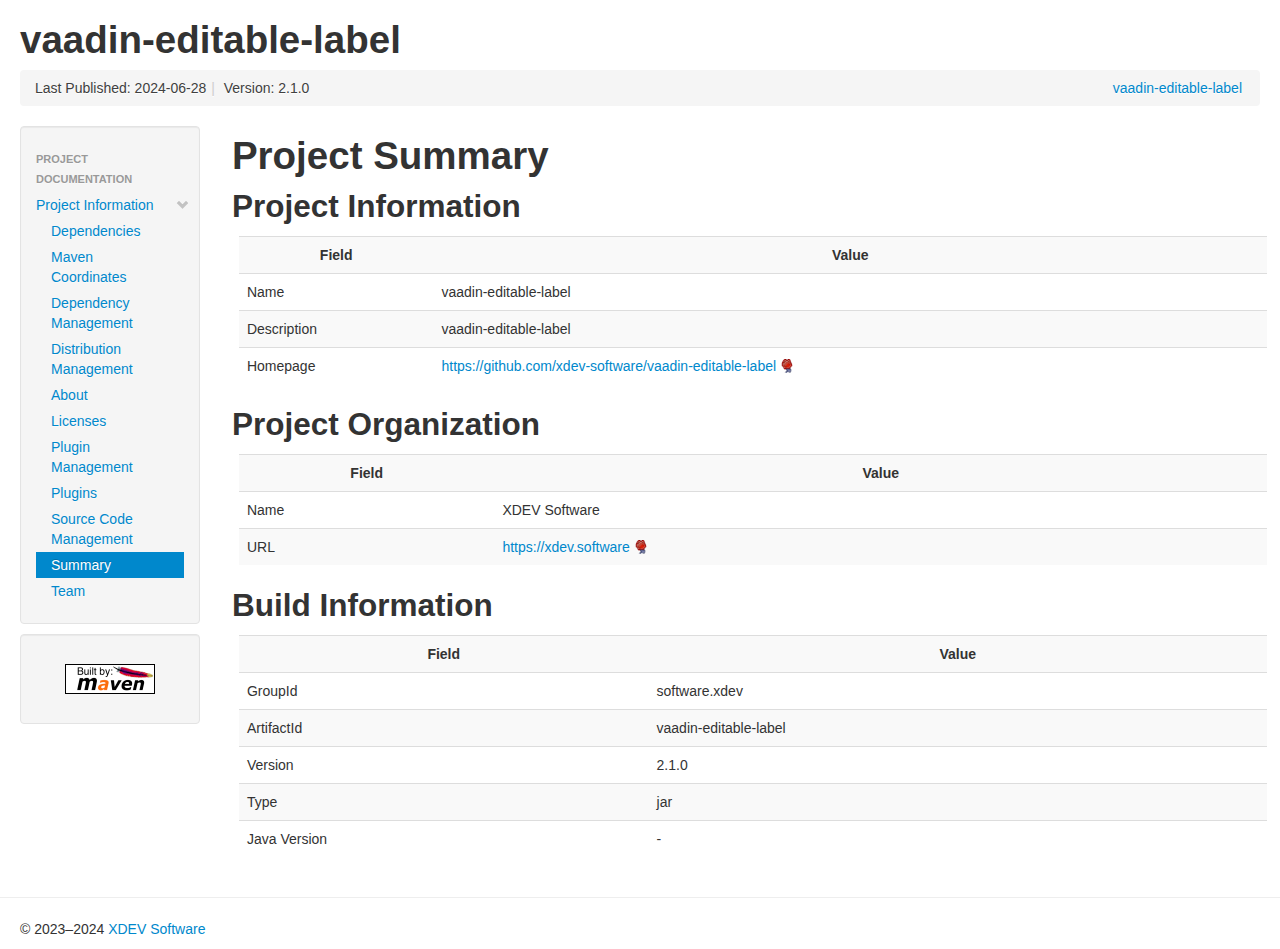
<file: summary.html>
<!DOCTYPE html>


<!--
 | Generated by Apache Maven Doxia Site Renderer 2.0.0-M19 from org.apache.maven.plugins:maven-project-info-reports-plugin:3.6.1:summary at 2024-06-28
 | Rendered using Apache Maven Fluido Skin 2.0.0-M9
-->
<html xmlns="http://www.w3.org/1999/xhtml" lang="en">
  <head>
    <meta charset="UTF-8" />
    <meta name="viewport" content="width=device-width, initial-scale=1" />
    <meta name="generator" content="Apache Maven Doxia Site Renderer 2.0.0-M19" />
    <title>Project Summary – vaadin-editable-label</title>
    <link rel="stylesheet" href="./css/apache-maven-fluido-2.0.0-M9.min.css" />
    <link rel="stylesheet" href="./css/site.css" />
    <link rel="stylesheet" href="./css/print.css" media="print" />
    <script src="./js/apache-maven-fluido-2.0.0-M9.min.js"></script>
  </head>
  <body>
    <div class="container-fluid container-fluid-top">
      <header>
        <div id="banner">
          <div class="pull-left"><div id="bannerLeft"><h1>vaadin-editable-label</h1></div></div>
          <div class="pull-right"></div>
          <div class="clear"><hr/></div>
        </div>

        <div id="breadcrumbs">
          <ul class="breadcrumb">
        <li id="publishDate">Last Published: 2024-06-28<span class="divider">|</span>
</li>
          <li id="projectVersion">Version: 2.1.0</li>
        <li class="pull-right"><a href="./">vaadin-editable-label</a></li>
          </ul>
        </div>
      </header>
      <div class="row-fluid">
        <header id="leftColumn" class="span2">
          <nav class="well sidebar-nav">
  <ul class="nav nav-list">
   <li class="nav-header">Project Documentation</li>
    <li><a href="project-info.html"><span class="icon-chevron-down"></span>Project Information</a>
     <ul class="nav nav-list">
      <li><a href="dependencies.html">Dependencies</a></li>
      <li><a href="dependency-info.html">Maven Coordinates</a></li>
      <li><a href="dependency-management.html">Dependency Management</a></li>
      <li><a href="distribution-management.html">Distribution Management</a></li>
      <li><a href="index.html">About</a></li>
      <li><a href="licenses.html">Licenses</a></li>
      <li><a href="plugin-management.html">Plugin Management</a></li>
      <li><a href="plugins.html">Plugins</a></li>
      <li><a href="scm.html">Source Code Management</a></li>
      <li class="active"><a>Summary</a></li>
      <li><a href="team.html">Team</a></li>
     </ul></li>
  </ul>
          </nav>
          <div class="well sidebar-nav">
            <div id="poweredBy">
              <div class="clear"></div>
              <div class="clear"></div>
<a href="https://maven.apache.org/" class="builtBy" target="_blank"><img class="builtBy" alt="Built by Maven" src="./images/logos/maven-feather.png" /></a>
            </div>
          </div>
        </header>
        <main id="bodyColumn" class="span10">
<section>
<h1>Project Summary</h1><a id="Project_Summary"></a><section>
<h2>Project Information</h2><a id="Project_Information"></a>
<table class="table table-striped">
<tr class="a">
<th>Field</th>
<th>Value</th></tr>
<tr class="b">
<td style="text-align: left;">Name</td>
<td>vaadin-editable-label</td></tr>
<tr class="a">
<td style="text-align: left;">Description</td>
<td>vaadin-editable-label</td></tr>
<tr class="b">
<td style="text-align: left;">Homepage</td>
<td><a class="externalLink" href="https://github.com/xdev-software/vaadin-editable-label">https://github.com/xdev-software/vaadin-editable-label</a></td></tr></table></section><section>
<h2>Project Organization</h2><a id="Project_Organization"></a>
<table class="table table-striped">
<tr class="a">
<th>Field</th>
<th>Value</th></tr>
<tr class="b">
<td style="text-align: left;">Name</td>
<td>XDEV Software</td></tr>
<tr class="a">
<td style="text-align: left;">URL</td>
<td><a class="externalLink" href="https://xdev.software">https://xdev.software</a></td></tr></table></section><section>
<h2>Build Information</h2><a id="Build_Information"></a>
<table class="table table-striped">
<tr class="a">
<th>Field</th>
<th>Value</th></tr>
<tr class="b">
<td style="text-align: left;">GroupId</td>
<td>software.xdev</td></tr>
<tr class="a">
<td style="text-align: left;">ArtifactId</td>
<td>vaadin-editable-label</td></tr>
<tr class="b">
<td style="text-align: left;">Version</td>
<td>2.1.0</td></tr>
<tr class="a">
<td style="text-align: left;">Type</td>
<td>jar</td></tr>
<tr class="b">
<td style="text-align: left;">Java Version</td>
<td>-</td></tr></table></section></section>
        </main>
      </div>
    </div>
    <hr/>
    <footer>
      <div class="container-fluid">
        <div class="row-fluid">
            <p>©      2023–2024
<a href="https://xdev.software">XDEV Software</a>
</p>
        </div>
      </div>
    </footer>
<script>
  if(anchors) {
    anchors.add();
  }
</script>
  </body>
</html>
</file>
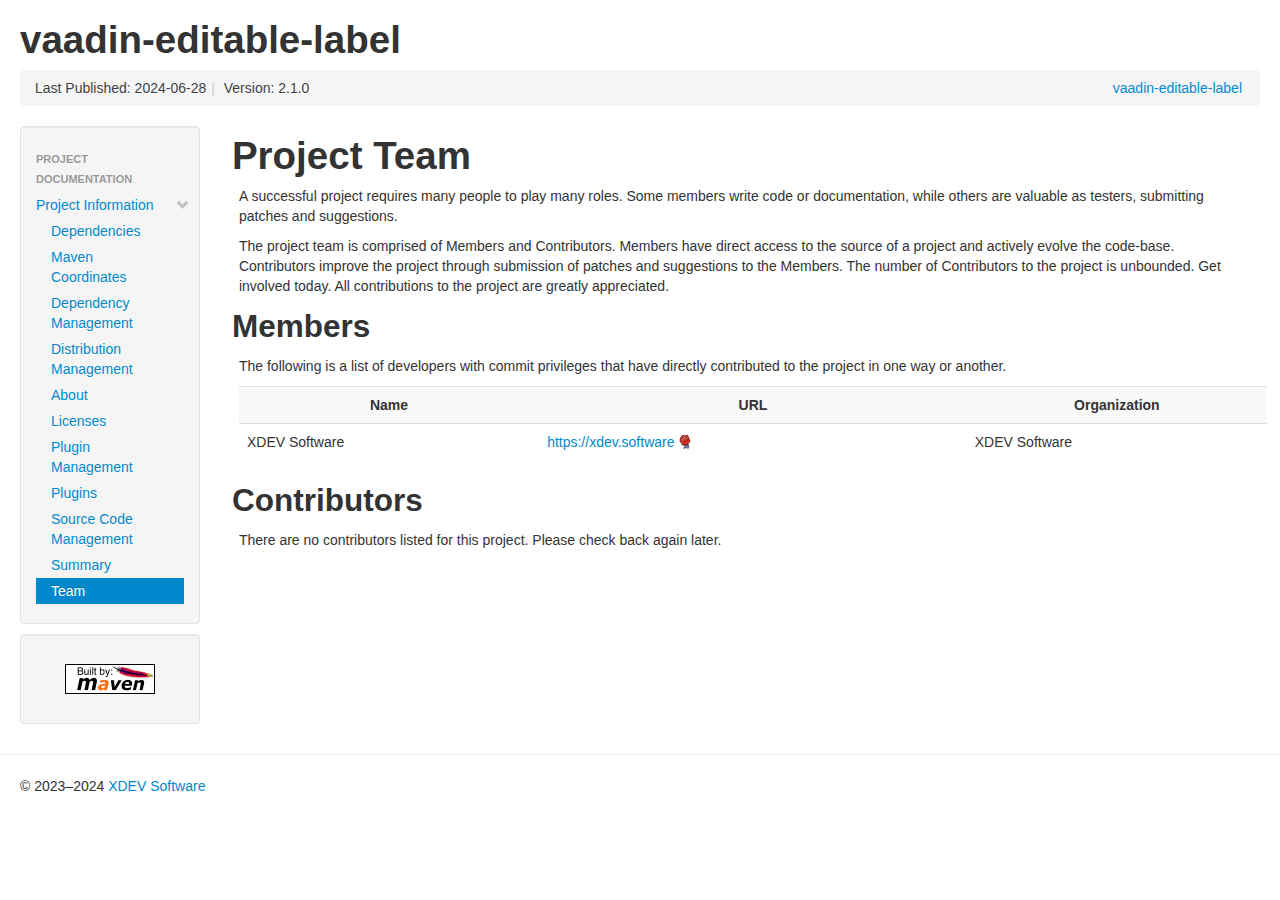
<file: team.html>
<!DOCTYPE html>


<!--
 | Generated by Apache Maven Doxia Site Renderer 2.0.0-M19 from org.apache.maven.plugins:maven-project-info-reports-plugin:3.6.1:team at 2024-06-28
 | Rendered using Apache Maven Fluido Skin 2.0.0-M9
-->
<html xmlns="http://www.w3.org/1999/xhtml" lang="en">
  <head>
    <meta charset="UTF-8" />
    <meta name="viewport" content="width=device-width, initial-scale=1" />
    <meta name="generator" content="Apache Maven Doxia Site Renderer 2.0.0-M19" />
    <title>Project Team – vaadin-editable-label</title>
    <link rel="stylesheet" href="./css/apache-maven-fluido-2.0.0-M9.min.css" />
    <link rel="stylesheet" href="./css/site.css" />
    <link rel="stylesheet" href="./css/print.css" media="print" />
    <script src="./js/apache-maven-fluido-2.0.0-M9.min.js"></script>
  </head>
  <body>
    <div class="container-fluid container-fluid-top">
      <header>
        <div id="banner">
          <div class="pull-left"><div id="bannerLeft"><h1>vaadin-editable-label</h1></div></div>
          <div class="pull-right"></div>
          <div class="clear"><hr/></div>
        </div>

        <div id="breadcrumbs">
          <ul class="breadcrumb">
        <li id="publishDate">Last Published: 2024-06-28<span class="divider">|</span>
</li>
          <li id="projectVersion">Version: 2.1.0</li>
        <li class="pull-right"><a href="./">vaadin-editable-label</a></li>
          </ul>
        </div>
      </header>
      <div class="row-fluid">
        <header id="leftColumn" class="span2">
          <nav class="well sidebar-nav">
  <ul class="nav nav-list">
   <li class="nav-header">Project Documentation</li>
    <li><a href="project-info.html"><span class="icon-chevron-down"></span>Project Information</a>
     <ul class="nav nav-list">
      <li><a href="dependencies.html">Dependencies</a></li>
      <li><a href="dependency-info.html">Maven Coordinates</a></li>
      <li><a href="dependency-management.html">Dependency Management</a></li>
      <li><a href="distribution-management.html">Distribution Management</a></li>
      <li><a href="index.html">About</a></li>
      <li><a href="licenses.html">Licenses</a></li>
      <li><a href="plugin-management.html">Plugin Management</a></li>
      <li><a href="plugins.html">Plugins</a></li>
      <li><a href="scm.html">Source Code Management</a></li>
      <li><a href="summary.html">Summary</a></li>
      <li class="active"><a>Team</a></li>
     </ul></li>
  </ul>
          </nav>
          <div class="well sidebar-nav">
            <div id="poweredBy">
              <div class="clear"></div>
              <div class="clear"></div>
<a href="https://maven.apache.org/" class="builtBy" target="_blank"><img class="builtBy" alt="Built by Maven" src="./images/logos/maven-feather.png" /></a>
            </div>
          </div>
        </header>
        <main id="bodyColumn" class="span10">
<section>
<h1>Project Team</h1><a id="Project_Team"></a>
<p>A successful project requires many people to play many roles. Some members write code or documentation, while others are valuable as testers, submitting patches and suggestions.</p>
<p>The project team is comprised of Members and Contributors. Members have direct access to the source of a project and actively evolve the code-base. Contributors improve the project through submission of patches and suggestions to the Members. The number of Contributors to the project is unbounded. Get involved today. All contributions to the project are greatly appreciated.</p><section>
<h2>Members</h2><a id="Members"></a>
<p>The following is a list of developers with commit privileges that have directly contributed to the project in one way or another.</p>
<table class="table table-striped">
<tr class="a">
<th>Name</th>
<th>URL</th>
<th>Organization</th></tr>
<tr class="b">
<td style="text-align: left;">XDEV Software</td>
<td><a class="externalLink" href="https://xdev.software">https://xdev.software</a></td>
<td>XDEV Software</td></tr></table></section><section>
<h2>Contributors</h2><a id="Contributors"></a>
<p>There are no contributors listed for this project. Please check back again later.</p></section></section>
        </main>
      </div>
    </div>
    <hr/>
    <footer>
      <div class="container-fluid">
        <div class="row-fluid">
            <p>©      2023–2024
<a href="https://xdev.software">XDEV Software</a>
</p>
        </div>
      </div>
    </footer>
<script>
  if(anchors) {
    anchors.add();
  }
</script>
  </body>
</html>
</file>
<file: css/site.css>
/* You can override this file with your own styles */
</file>
<file: css/print.css>
/*
 * Licensed to the Apache Software Foundation (ASF) under one
 * or more contributor license agreements.  See the NOTICE file
 * distributed with this work for additional information
 * regarding copyright ownership.  The ASF licenses this file
 * to you under the Apache License, Version 2.0 (the
 * "License"); you may not use this file except in compliance
 * with the License.  You may obtain a copy of the License at
 *
 *   http://www.apache.org/licenses/LICENSE-2.0
 *
 * Unless required by applicable law or agreed to in writing,
 * software distributed under the License is distributed on an
 * "AS IS" BASIS, WITHOUT WARRANTIES OR CONDITIONS OF ANY
 * KIND, either express or implied.  See the License for the
 * specific language governing permissions and limitations
 * under the License.
 */

#banner,
#footer,
#leftcol,
#breadcrumbs,
.docs #toc,
.docs .courtesylinks,
#leftColumn,
#navColumn {
  display: none !important;
}

#bodyColumn,
body.docs div.docs {
  margin: 0 !important;
  border: none !important;
}
</file>
